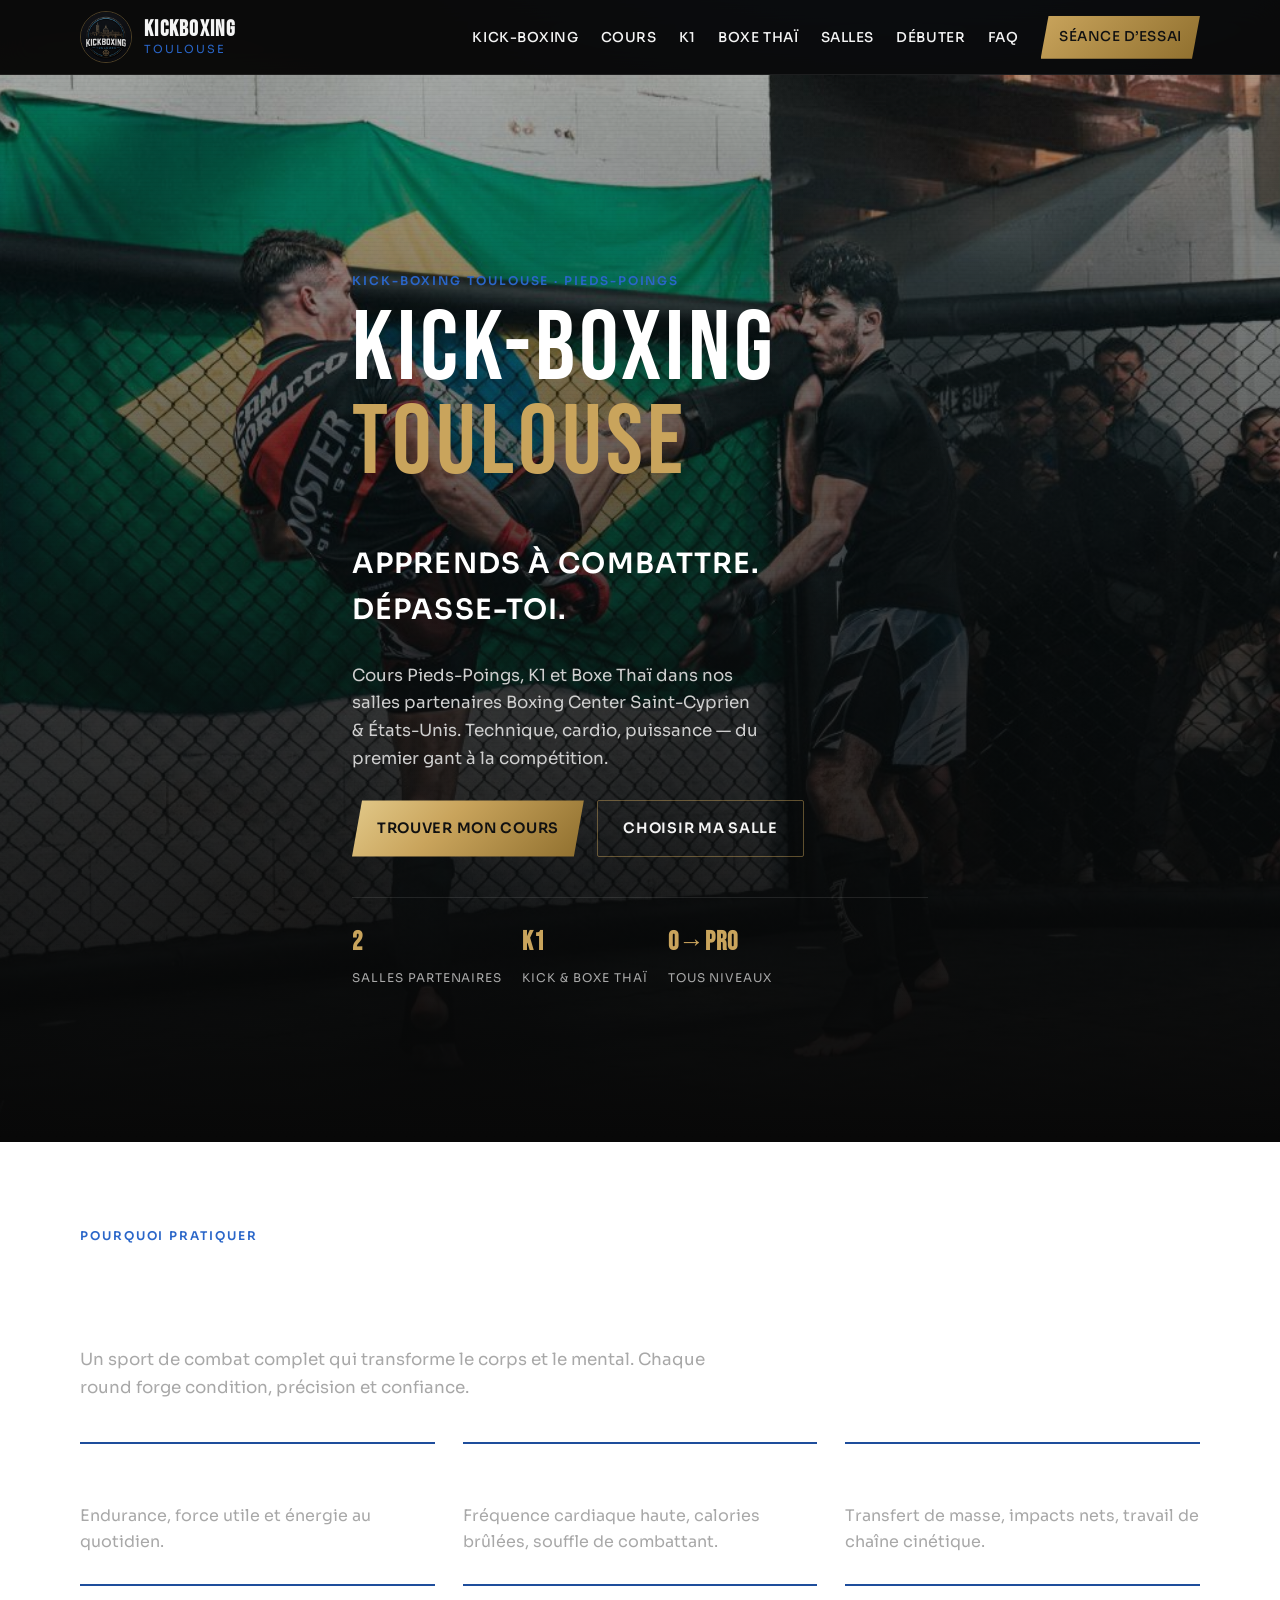
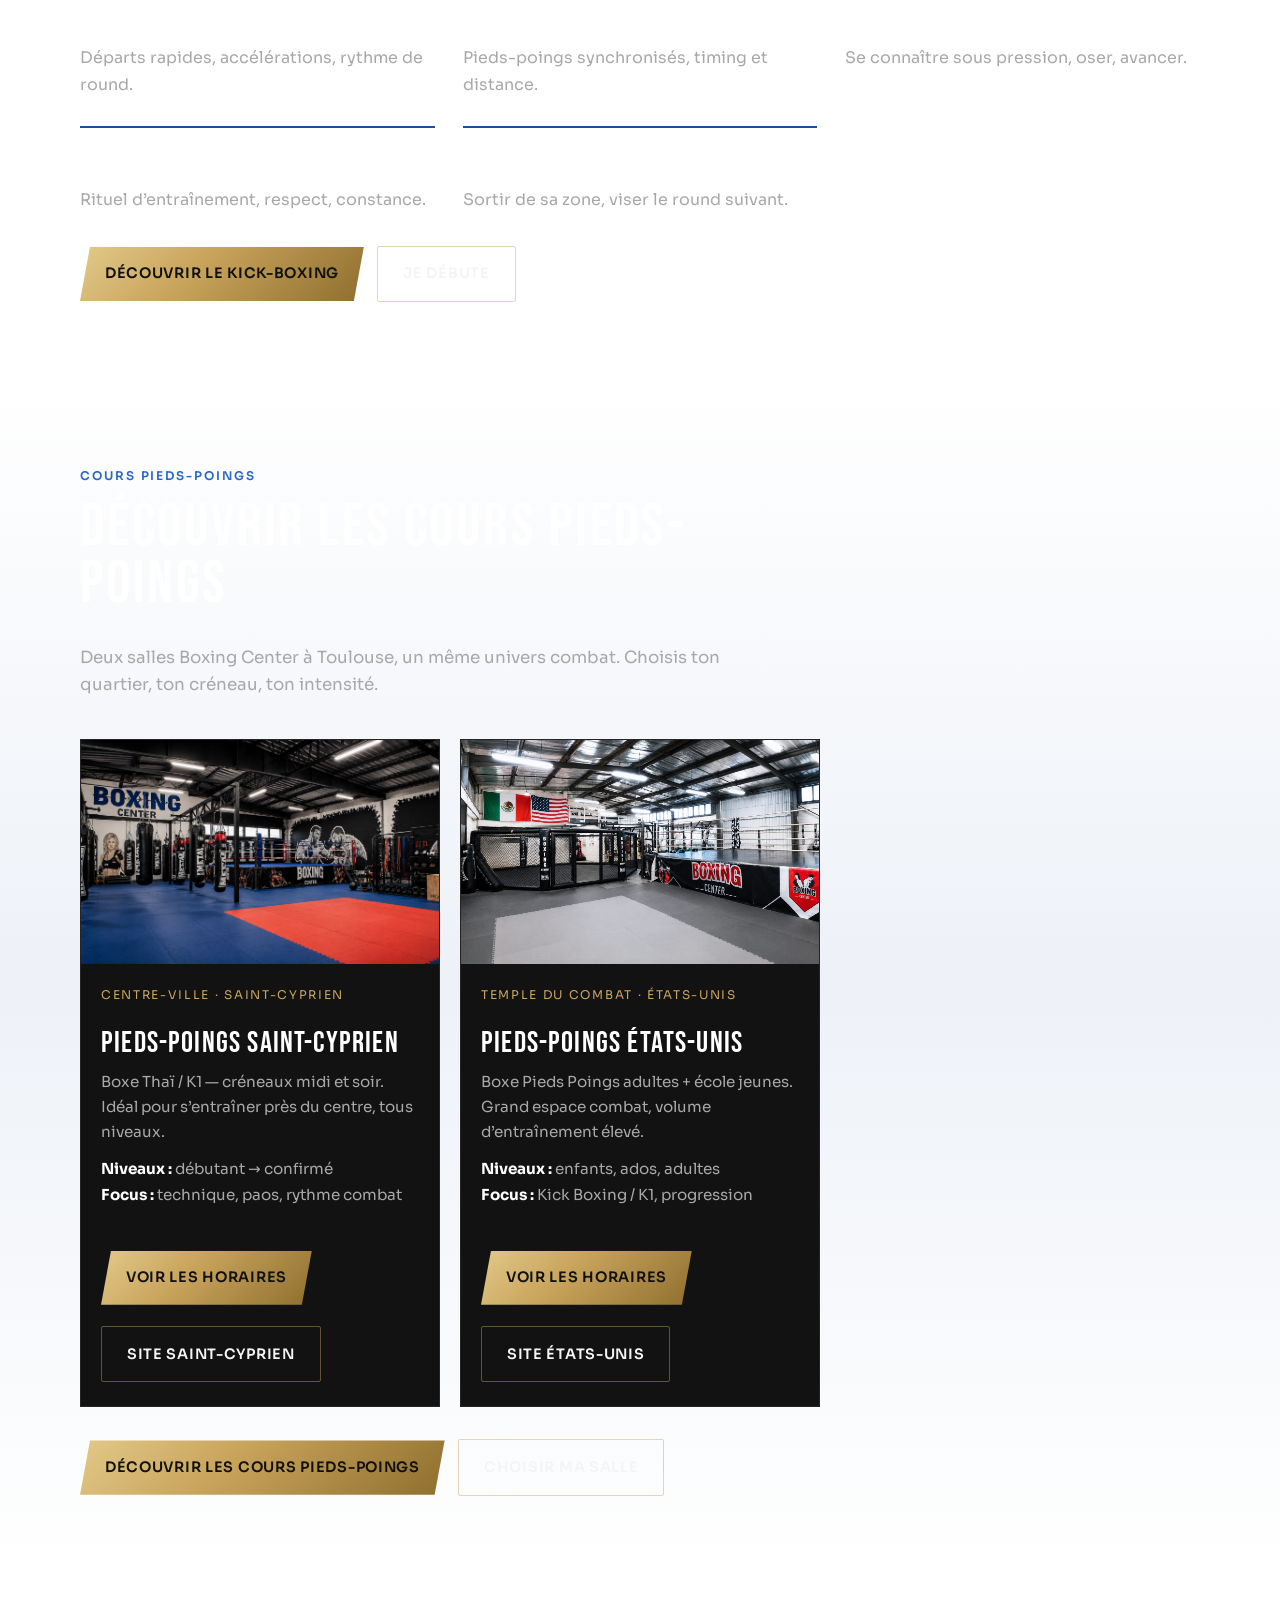
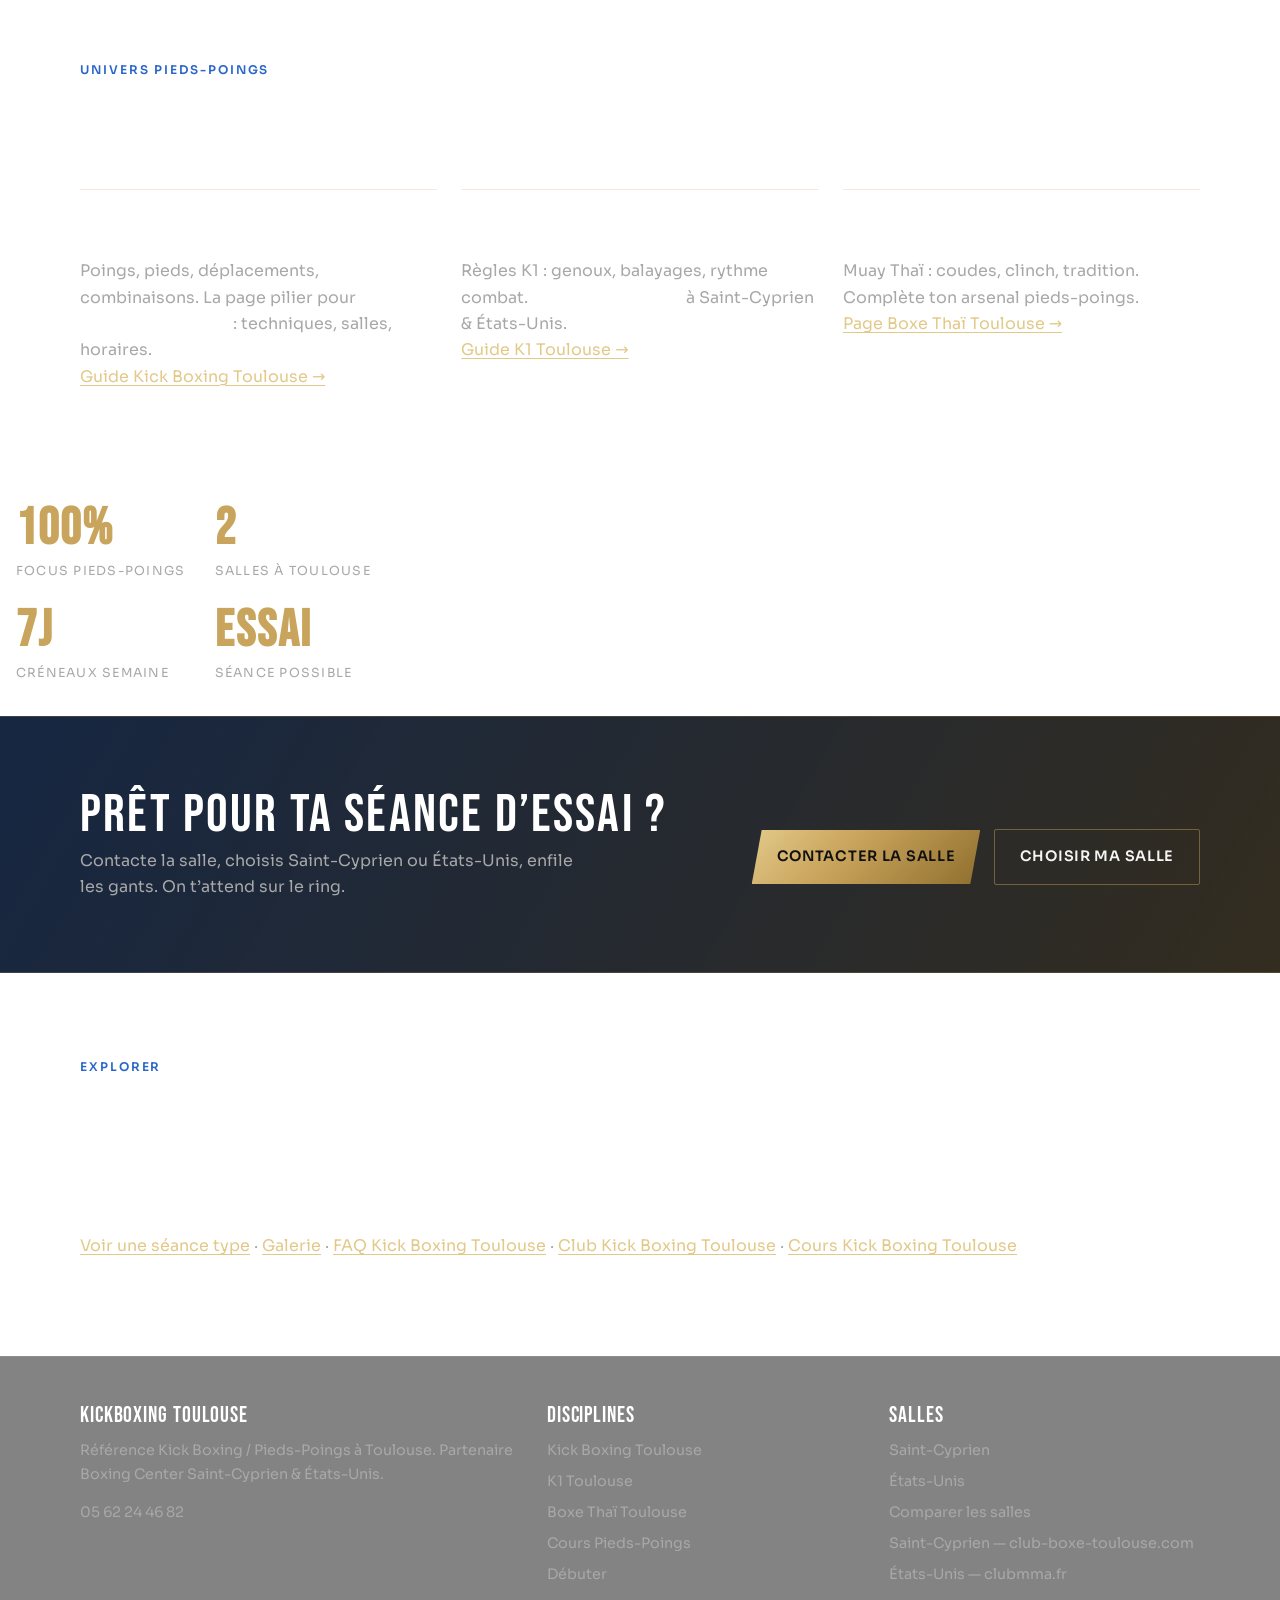
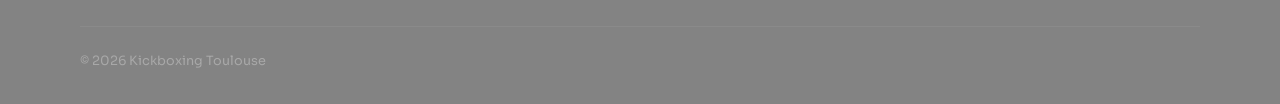
<file: index.html>
<!DOCTYPE html>
<html lang="fr">
<head>
  <meta charset="UTF-8">
  <meta name="viewport" content="width=device-width, initial-scale=1">
  <title>Kick Boxing Toulouse &amp; K1 Toulouse | Club Pieds-Poings</title>
  <meta name="description" content="Kick Boxing Toulouse et K1 Toulouse : cours pieds-poings chez Boxing Center Saint-Cyprien &amp; États-Unis. Horaires 2026–2027, séance d’essai, débutants bienvenus.">
  <meta name="robots" content="index, follow, max-image-preview:large">
  <link rel="canonical" href="https://kickboxing-toulouse.fr/">
  <meta property="og:locale" content="fr_FR">
  <meta property="og:type" content="website">
  <meta property="og:site_name" content="Kickboxing Toulouse">
  <meta property="og:title" content="Kick Boxing Toulouse | Club &amp; Cours Pieds-Poings">
  <meta property="og:description" content="Apprends à combattre. Dépasse-toi. Cours Kick Boxing, K1 et Boxe Thaï à Toulouse — Saint-Cyprien &amp; États-Unis.">
  <meta property="og:url" content="https://kickboxing-toulouse.fr/">
  <meta property="og:image" content="https://kickboxing-toulouse.fr/assets/photos/entrainement/combat.webp">
  <meta name="twitter:card" content="summary_large_image">
  <meta name="geo.region" content="FR-31">
  <meta name="geo.placename" content="Toulouse">
  <link rel="icon" href="assets/logo.jpeg" type="image/jpeg">
  <link rel="preconnect" href="https://fonts.googleapis.com">
  <link rel="preconnect" href="https://fonts.gstatic.com" crossorigin>
  <link href="https://fonts.googleapis.com/css2?family=Bebas+Neue&family=Sora:wght@400;500;600;700&display=swap" rel="stylesheet">
  <link rel="stylesheet" href="css/styles.css">
  <script type="application/ld+json">
  {
    "@context": "https://schema.org",
    "@graph": [
      {
        "@type": "SportsActivityLocation",
        "@id": "https://kickboxing-toulouse.fr/#club",
        "name": "Kickboxing Toulouse",
        "alternateName": ["Club Kick Boxing Toulouse", "Kick Boxing Toulouse", "Cours Kick Boxing Toulouse", "K1 Toulouse"],
        "url": "https://kickboxing-toulouse.fr/",
        "logo": "https://kickboxing-toulouse.fr/assets/logo.jpeg",
        "image": "https://kickboxing-toulouse.fr/assets/photos/entrainement/combat.webp",
        "description": "Référence Kick Boxing Toulouse et K1 Toulouse. Cours pieds-poings chez Boxing Center Saint-Cyprien et États-Unis.",
        "telephone": "+33562244682",
        "sport": ["Kickboxing", "K1", "Muay Thai"],
        "knowsAbout": ["Kick Boxing Toulouse", "K1 Toulouse", "Boxe Pieds Poings Toulouse", "Boxe Thaï Toulouse"],
        "areaServed": { "@type": "City", "name": "Toulouse" },
        "address": {
          "@type": "PostalAddress",
          "addressLocality": "Toulouse",
          "addressRegion": "Occitanie",
          "addressCountry": "FR"
        }
      },
      {
        "@type": "WebSite",
        "@id": "https://kickboxing-toulouse.fr/#website",
        "url": "https://kickboxing-toulouse.fr/",
        "name": "Kickboxing Toulouse",
        "inLanguage": "fr-FR",
        "publisher": { "@id": "https://kickboxing-toulouse.fr/#club" }
      }
    ]
  }
  </script>
</head>
<body>
  <a class="skip-link" href="#contenu">Aller au contenu</a>
  <header class="site-header">
    <div class="container nav">
      <a class="brand" href="index.html">
        <img src="assets/logo.jpeg" width="52" height="52" alt="Logo Kickboxing Toulouse">
        <span class="brand-text"><strong>KICKBOXING</strong><span>Toulouse</span></span>
      </a>
      <button class="nav-toggle" type="button" aria-label="Ouvrir le menu" aria-expanded="false" aria-controls="menu">
        <span></span><span></span><span></span>
      </button>
      <ul class="nav-links" id="menu">
        <li><a href="kick-boxing-toulouse.html">Kick-Boxing</a></li>
        <li><a href="cours-pieds-poings.html">Cours</a></li>
        <li><a href="k1-toulouse.html">K1</a></li>
        <li><a href="boxe-thai-toulouse.html">Boxe Thaï</a></li>
        <li><a href="nos-salles.html">Salles</a></li>
        <li><a href="debuter-kick-boxing.html">Débuter</a></li>
        <li><a href="faq.html">FAQ</a></li>
        <li><a href="#trouver-cours" class="nav-cta">Séance d’essai</a></li>
      </ul>
    </div>
  </header>

  <main id="contenu">
    <section class="hero" aria-label="Kick-Boxing Toulouse">
      <div class="hero-media hero-media--photo" style="background-image:linear-gradient(180deg,rgba(8,8,8,.3) 0%,rgba(8,8,8,.78) 55%,#080808 100%),url('assets/photos/hero/hero-boxe.jpg');" role="img" aria-label="Kick Boxing Toulouse — entraînement pieds-poings"></div>
      <div class="container hero-content">
        <p class="hero-kicker eyebrow">Kick-Boxing Toulouse · Pieds-Poings</p>
        <h1>KICK-BOXING<br><em>TOULOUSE</em></h1>
        <p class="hero-lead" style="font-size:clamp(1.2rem,3vw,1.75rem);color:#fff;font-weight:600;letter-spacing:.04em;text-transform:uppercase;">Apprends à combattre.<br>Dépasse-toi.</p>
        <p class="hero-lead">Cours Pieds-Poings, K1 et Boxe Thaï dans nos salles partenaires Boxing Center Saint-Cyprien &amp; États-Unis. Technique, cardio, puissance — du premier gant à la compétition.</p>
        <div class="hero-actions">
          <a class="btn btn-primary" href="#trouver-cours">Trouver mon cours</a>
          <a class="btn btn-ghost" href="nos-salles.html">Choisir ma salle</a>
        </div>
        <div class="hero-meta">
          <div><strong>2</strong><span>Salles partenaires</span></div>
          <div><strong>K1</strong><span>Kick &amp; Boxe Thaï</span></div>
          <div><strong>0→Pro</strong><span>Tous niveaux</span></div>
        </div>
      </div>
    </section>

    <section id="pourquoi">
      <div class="container">
        <div class="section-head reveal">
          <span class="eyebrow">Pourquoi pratiquer</span>
          <h2>Pourquoi le Kick-Boxing&nbsp;?</h2>
          <p>Un sport de combat complet qui transforme le corps et le mental. Chaque round forge condition, précision et confiance.</p>
        </div>
        <div class="benefit-grid">
          <article class="benefit-item reveal"><h3>Condition physique</h3><p>Endurance, force utile et énergie au quotidien.</p></article>
          <article class="benefit-item reveal"><h3>Cardio</h3><p>Fréquence cardiaque haute, calories brûlées, souffle de combattant.</p></article>
          <article class="benefit-item reveal"><h3>Puissance</h3><p>Transfert de masse, impacts nets, travail de chaîne cinétique.</p></article>
          <article class="benefit-item reveal"><h3>Explosivité</h3><p>Départs rapides, accélérations, rythme de round.</p></article>
          <article class="benefit-item reveal"><h3>Coordination</h3><p>Pieds-poings synchronisés, timing et distance.</p></article>
          <article class="benefit-item reveal"><h3>Confiance</h3><p>Se connaître sous pression, oser, avancer.</p></article>
          <article class="benefit-item reveal"><h3>Discipline</h3><p>Rituel d’entraînement, respect, constance.</p></article>
          <article class="benefit-item reveal"><h3>Dépassement</h3><p>Sortir de sa zone, viser le round suivant.</p></article>
        </div>
        <div class="cta-row reveal" style="margin-top:2rem;">
          <a class="btn btn-primary" href="kick-boxing-toulouse.html">Découvrir le Kick-Boxing</a>
          <a class="btn btn-ghost" href="debuter-kick-boxing.html">Je débute</a>
        </div>
      </div>
    </section>

    <section id="trouver-cours" class="disciplines">
      <div class="container">
        <div class="section-head reveal">
          <span class="eyebrow">Cours Pieds-Poings</span>
          <h2>Découvrir les cours Pieds-Poings</h2>
          <p>Deux salles Boxing Center à Toulouse, un même univers combat. Choisis ton quartier, ton créneau, ton intensité.</p>
        </div>
        <div class="course-cards">
          <article class="course-card reveal">
            <img src="assets/photos/salles/saint-cyprien-hero.webp" width="800" height="500" loading="lazy" alt="Cours Kick Boxing et Boxe Thaï K1 Boxing Center Saint-Cyprien Toulouse">
            <div class="course-card-body">
              <span class="salle-tag">Centre-ville · Saint-Cyprien</span>
              <h3>Pieds-Poings Saint-Cyprien</h3>
              <p>Boxe Thaï / K1 — créneaux midi et soir. Idéal pour s’entraîner près du centre, tous niveaux.</p>
              <p><strong style="color:#fff">Niveaux&nbsp;:</strong> débutant → confirmé<br>
              <strong style="color:#fff">Focus&nbsp;:</strong> technique, paos, rythme combat</p>
              <div class="cta-row">
                <a class="btn btn-primary" href="salles/saint-cyprien.html">Voir les horaires</a>
                <a class="btn btn-ghost" href="https://club-boxe-toulouse.com/" rel="noopener" target="_blank">Site Saint-Cyprien</a>
              </div>
            </div>
          </article>
          <article class="course-card reveal">
            <img src="assets/photos/salles/etats-unis-hero.jpg" width="800" height="500" loading="lazy" alt="Cours Boxe Pieds Poings Kick Boxing Boxing Center États-Unis Toulouse">
            <div class="course-card-body">
              <span class="salle-tag">Temple du combat · États-Unis</span>
              <h3>Pieds-Poings États-Unis</h3>
              <p>Boxe Pieds Poings adultes + école jeunes. Grand espace combat, volume d’entraînement élevé.</p>
              <p><strong style="color:#fff">Niveaux&nbsp;:</strong> enfants, ados, adultes<br>
              <strong style="color:#fff">Focus&nbsp;:</strong> Kick Boxing / K1, progression</p>
              <div class="cta-row">
                <a class="btn btn-primary" href="salles/etats-unis.html">Voir les horaires</a>
                <a class="btn btn-ghost" href="https://clubmma.fr/" rel="noopener" target="_blank">Site États-Unis</a>
              </div>
            </div>
          </article>
        </div>
        <div class="cta-row reveal" style="margin-top:2rem;">
          <a class="btn btn-primary" href="cours-pieds-poings.html">Découvrir les cours Pieds-Poings</a>
          <a class="btn btn-ghost" href="nos-salles.html">Choisir ma salle</a>
        </div>
      </div>
    </section>

    <section>
      <div class="container">
        <div class="section-head reveal">
          <span class="eyebrow">Univers pieds-poings</span>
          <h2>Kick-Boxing · K1 · Boxe Thaï</h2>
        </div>
        <div class="discipline-grid">
          <article class="discipline reveal">
            <h3>Kick Boxing Toulouse</h3>
            <p>Poings, pieds, déplacements, combinaisons. La page pilier pour <strong style="color:#fff">Kick Boxing à Toulouse</strong>&nbsp;: techniques, salles, horaires.</p>
            <p><a href="kick-boxing-toulouse.html">Guide Kick Boxing Toulouse →</a></p>
          </article>
          <article class="discipline reveal">
            <h3>K1 Toulouse</h3>
            <p>Règles K1&nbsp;: genoux, balayages, rythme combat. <strong style="color:#fff">Cours K1 Toulouse</strong> à Saint-Cyprien &amp; États-Unis.</p>
            <p><a href="k1-toulouse.html">Guide K1 Toulouse →</a></p>
          </article>
          <article class="discipline reveal">
            <h3>Boxe Thaï</h3>
            <p>Muay Thaï&nbsp;: coudes, clinch, tradition. Complète ton arsenal pieds-poings.</p>
            <p><a href="boxe-thai-toulouse.html">Page Boxe Thaï Toulouse →</a></p>
          </article>
        </div>
      </div>
    </section>

    <div class="stat-strip">
      <div class="container" style="display:grid;grid-template-columns:repeat(auto-fit,minmax(140px,1fr));gap:1.5rem;text-align:center;">
        <div class="stat reveal"><strong>100%</strong><span>Focus pieds-poings</span></div>
        <div class="stat reveal"><strong>2</strong><span>Salles à Toulouse</span></div>
        <div class="stat reveal"><strong>7j</strong><span>Créneaux semaine</span></div>
        <div class="stat reveal"><strong>Essai</strong><span>Séance possible</span></div>
      </div>
    </div>

    <section class="cta-band" id="essai">
      <div class="container reveal">
        <div>
          <h2>Prêt pour ta séance d’essai&nbsp;?</h2>
          <p>Contacte la salle, choisis Saint-Cyprien ou États-Unis, enfile les gants. On t’attend sur le ring.</p>
        </div>
        <div class="cta-row">
          <a class="btn btn-primary" href="tel:+33562244682">Contacter la salle</a>
          <a class="btn btn-ghost" href="nos-salles.html">Choisir ma salle</a>
        </div>
      </div>
    </section>

    <section>
      <div class="container" style="display:grid;gap:1rem;">
        <div class="section-head reveal">
          <span class="eyebrow">Explorer</span>
          <h2>Continuer ton parcours</h2>
        </div>
        <p class="reveal"><a href="entrainement.html">Voir une séance type</a> · <a href="galerie.html">Galerie</a> · <a href="faq.html">FAQ Kick Boxing Toulouse</a> · <a href="club-kick-boxing-toulouse.html">Club Kick Boxing Toulouse</a> · <a href="cours-kick-boxing-toulouse.html">Cours Kick Boxing Toulouse</a></p>
      </div>
    </section>
  </main>

  <footer class="site-footer">
    <div class="container">
      <div class="footer-grid">
        <div>
          <h3>Kickboxing Toulouse</h3>
          <p>Référence Kick Boxing / Pieds-Poings à Toulouse. Partenaire Boxing Center Saint-Cyprien &amp; États-Unis.</p>
          <p><a href="tel:+33562244682">05 62 24 46 82</a></p>
        </div>
        <div>
          <h3>Disciplines</h3>
          <ul>
            <li><a href="kick-boxing-toulouse.html">Kick Boxing Toulouse</a></li>
            <li><a href="k1-toulouse.html">K1 Toulouse</a></li>
            <li><a href="boxe-thai-toulouse.html">Boxe Thaï Toulouse</a></li>
            <li><a href="cours-pieds-poings.html">Cours Pieds-Poings</a></li>
            <li><a href="debuter-kick-boxing.html">Débuter</a></li>
          </ul>
        </div>
        <div>
          <h3>Salles</h3>
          <ul>
            <li><a href="salles/saint-cyprien.html">Saint-Cyprien</a></li>
            <li><a href="salles/etats-unis.html">États-Unis</a></li>
            <li><a href="nos-salles.html">Comparer les salles</a></li>
            <li><a href="https://club-boxe-toulouse.com/" rel="noopener" target="_blank">Saint-Cyprien — club-boxe-toulouse.com</a></li>
            <li><a href="https://clubmma.fr/" rel="noopener" target="_blank">États-Unis — clubmma.fr</a></li>
          </ul>
        </div>
      </div>
      <div class="footer-bottom">
        <span>© <span data-year>2026</span> Kickboxing Toulouse</span>
</div>
    </div>
  </footer>
  <script src="js/main.js"></script>
</body>
</html>
</file>
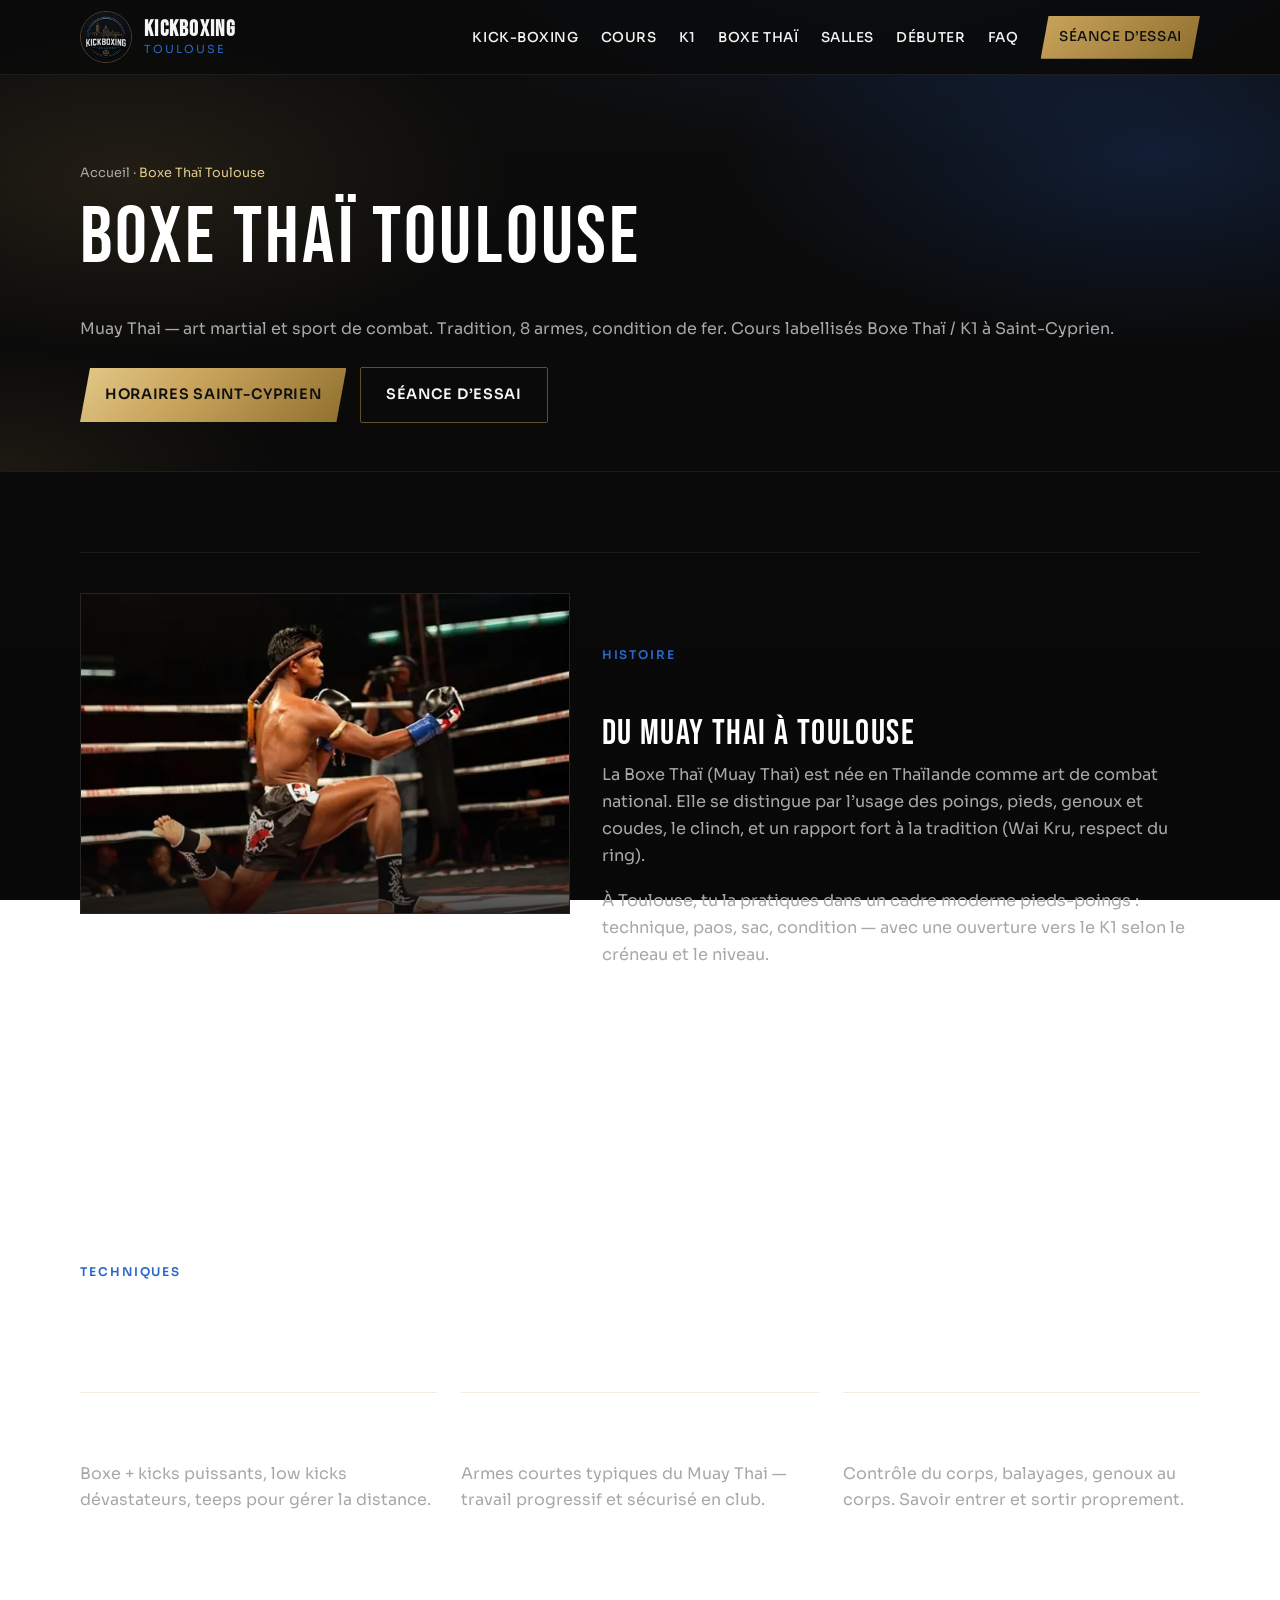
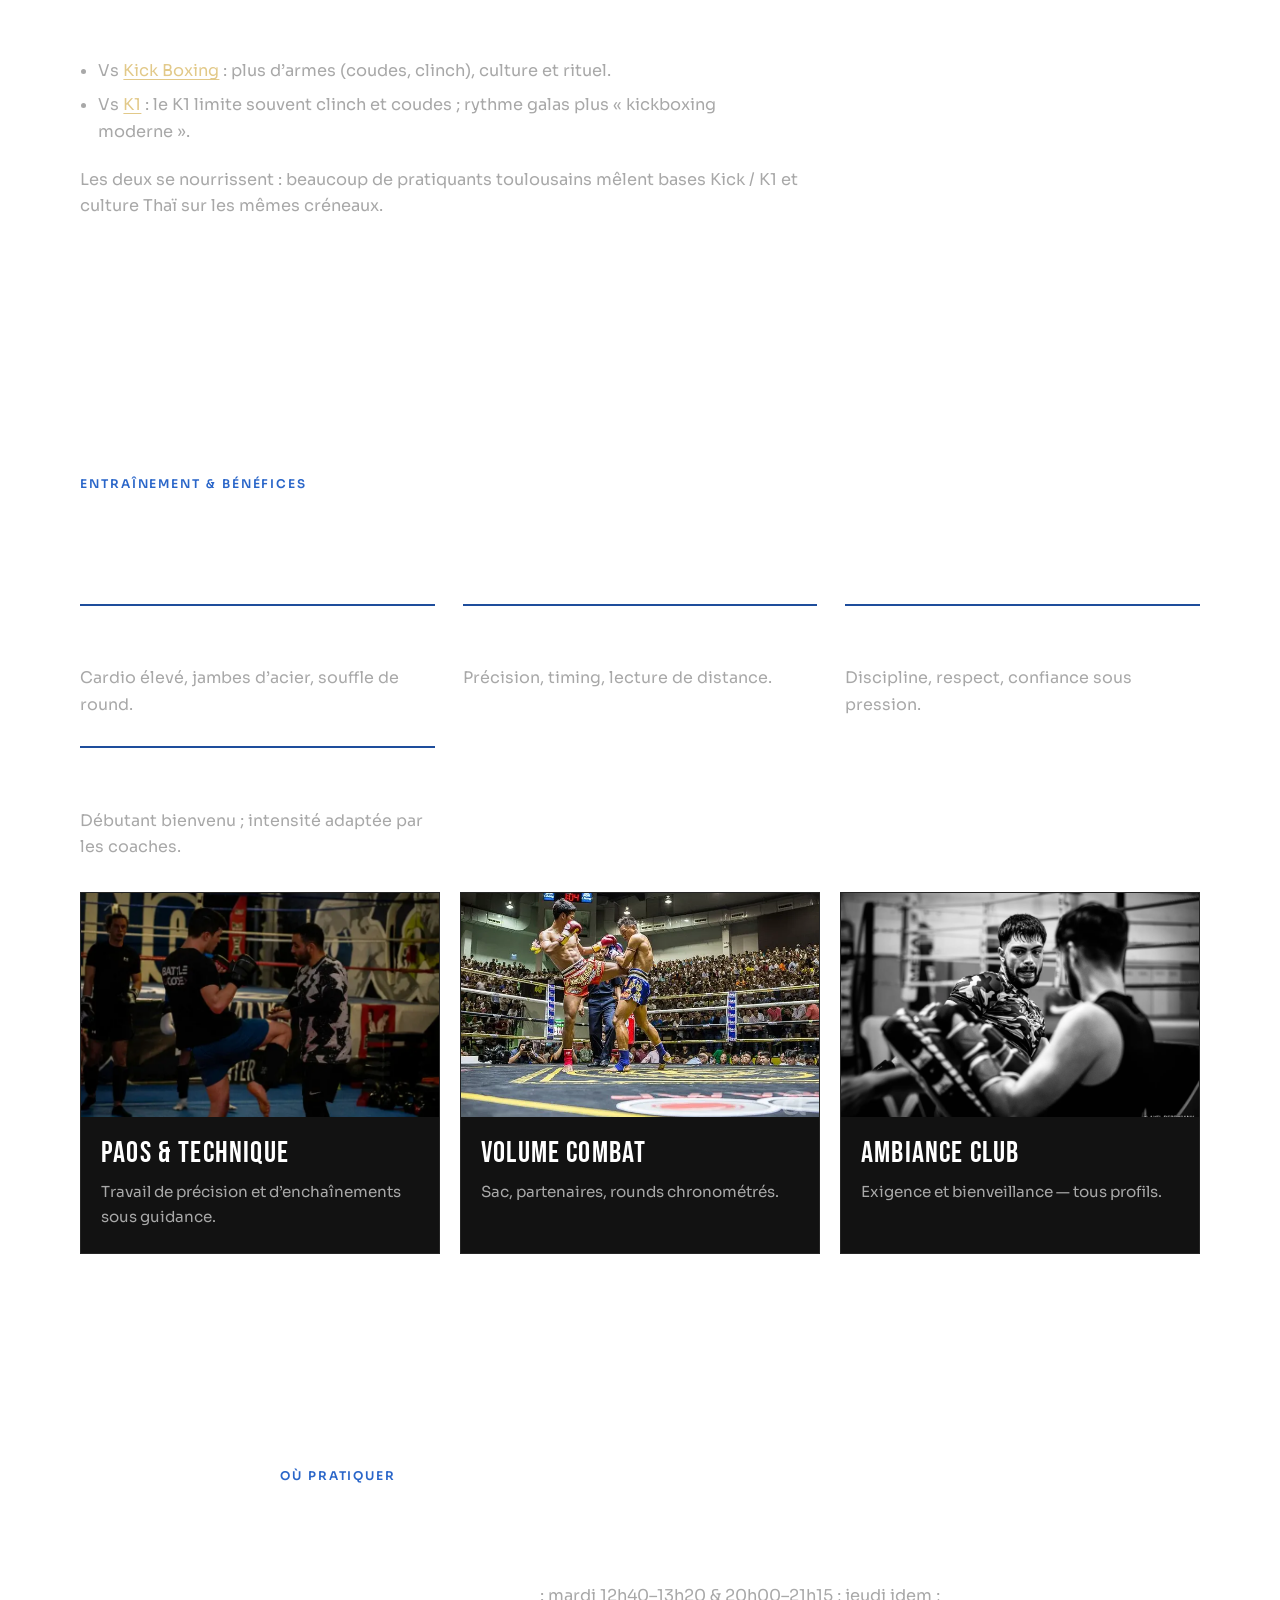
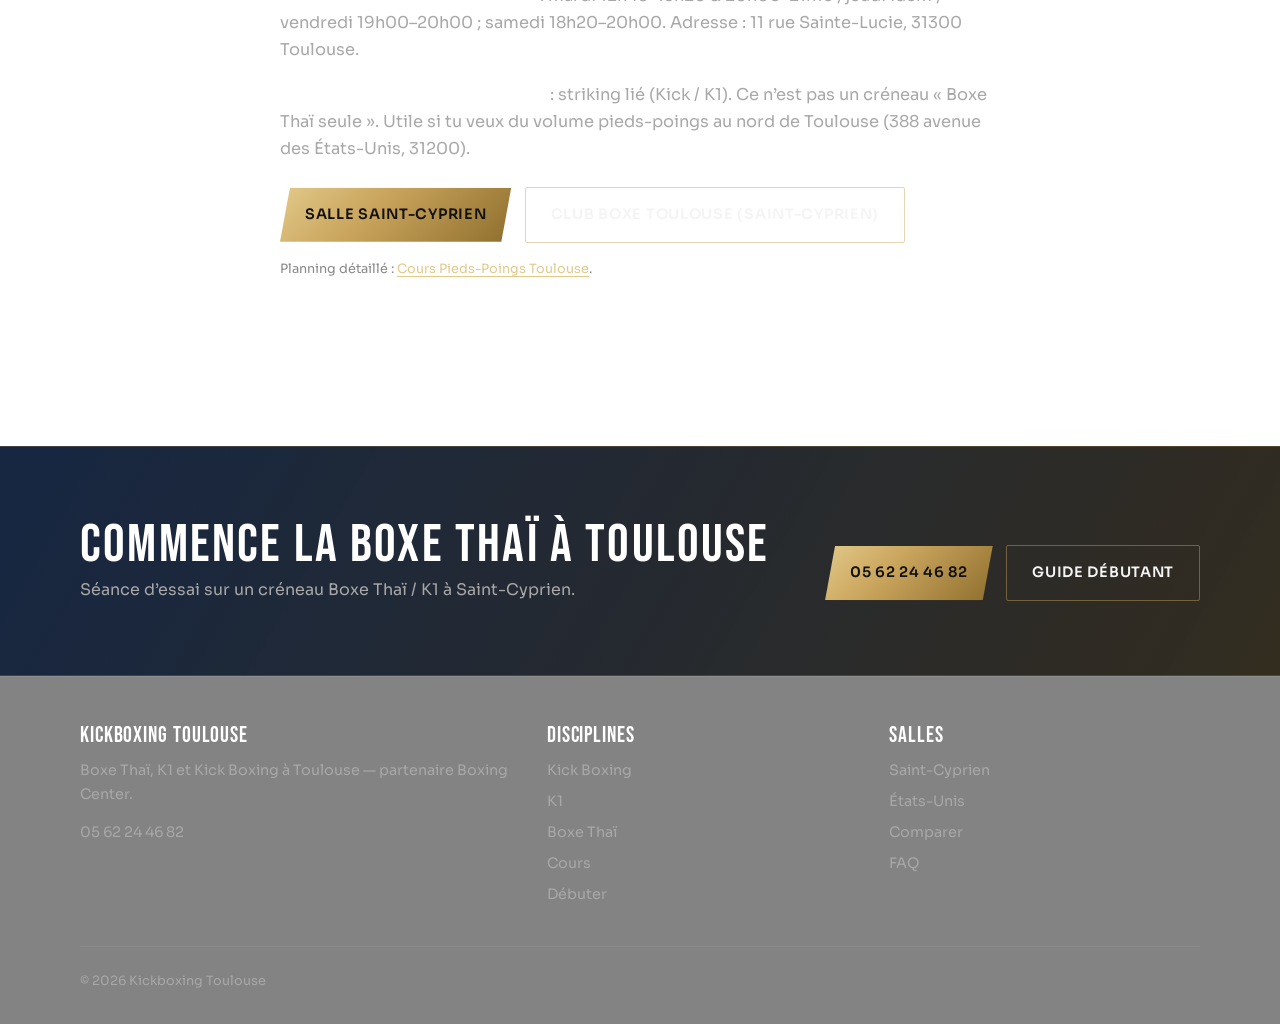
<file: boxe-thai-toulouse.html>
<!DOCTYPE html>
<html lang="fr">
<head>
  <meta charset="UTF-8">
  <meta name="viewport" content="width=device-width, initial-scale=1">
  <title>Boxe Thaï Toulouse | Muay Thai &amp; Cours K1</title>
  <meta name="description" content="Boxe Thaï Toulouse : histoire, techniques, bénéfices. Cours Boxe Thaï/K1 à Saint-Cyprien ; striking lié à États-Unis. Séance d’essai.">
  <meta name="robots" content="index, follow, max-image-preview:large">
  <link rel="canonical" href="https://kickboxing-toulouse.fr/boxe-thai-toulouse.html">
  <meta property="og:locale" content="fr_FR">
  <meta property="og:type" content="article">
  <meta property="og:site_name" content="Kickboxing Toulouse">
  <meta property="og:title" content="Boxe Thaï Toulouse | Muay Thai &amp; Cours K1">
  <meta property="og:description" content="Muay Thai à Toulouse : tradition, 8 armes, entraînement et créneaux réels Boxing Center.">
  <meta property="og:url" content="https://kickboxing-toulouse.fr/boxe-thai-toulouse.html">
  <meta property="og:image" content="https://kickboxing-toulouse.fr/assets/photos/entrainement/danse-wai-kru.webp">
  <meta name="twitter:card" content="summary_large_image">
  <link rel="icon" href="assets/logo.jpeg" type="image/jpeg">
  <link rel="preconnect" href="https://fonts.googleapis.com">
  <link rel="preconnect" href="https://fonts.gstatic.com" crossorigin>
  <link href="https://fonts.googleapis.com/css2?family=Bebas+Neue&family=Sora:wght@400;500;600;700&display=swap" rel="stylesheet">
  <link rel="stylesheet" href="css/styles.css">
  <script type="application/ld+json">
  {
    "@context": "https://schema.org",
    "@graph": [
      {
        "@type": "Article",
        "headline": "Boxe Thaï Toulouse — Muay Thai guide",
        "description": "Histoire, techniques et cours de Boxe Thaï / Muay Thai à Toulouse.",
        "image": "https://kickboxing-toulouse.fr/assets/photos/entrainement/danse-wai-kru.webp",
        "mainEntityOfPage": "https://kickboxing-toulouse.fr/boxe-thai-toulouse.html",
        "inLanguage": "fr-FR",
        "publisher": {
          "@type": "Organization",
          "name": "Kickboxing Toulouse",
          "logo": { "@type": "ImageObject", "url": "https://kickboxing-toulouse.fr/assets/logo.jpeg" }
        }
      },
      {
        "@type": "BreadcrumbList",
        "itemListElement": [
          { "@type": "ListItem", "position": 1, "name": "Accueil", "item": "https://kickboxing-toulouse.fr/" },
          { "@type": "ListItem", "position": 2, "name": "Boxe Thaï Toulouse", "item": "https://kickboxing-toulouse.fr/boxe-thai-toulouse.html" }
        ]
      }
    ]
  }
  </script>
</head>
<body>
  <a class="skip-link" href="#contenu">Aller au contenu</a>
  <header class="site-header">
    <div class="container nav">
      <a class="brand" href="index.html">
        <img src="assets/logo.jpeg" width="52" height="52" alt="Logo Kickboxing Toulouse">
        <span class="brand-text"><strong>KICKBOXING</strong><span>Toulouse</span></span>
      </a>
      <button class="nav-toggle" type="button" aria-label="Ouvrir le menu" aria-expanded="false" aria-controls="menu">
        <span></span><span></span><span></span>
      </button>
      <ul class="nav-links" id="menu">
        <li><a href="kick-boxing-toulouse.html">Kick-Boxing</a></li>
        <li><a href="cours-pieds-poings.html">Cours</a></li>
        <li><a href="k1-toulouse.html">K1</a></li>
        <li><a href="boxe-thai-toulouse.html" aria-current="page">Boxe Thaï</a></li>
        <li><a href="nos-salles.html">Salles</a></li>
        <li><a href="debuter-kick-boxing.html">Débuter</a></li>
        <li><a href="faq.html">FAQ</a></li>
        <li><a href="tel:+33562244682" class="nav-cta">Séance d’essai</a></li>
      </ul>
    </div>
  </header>

  <main id="contenu">
    <div class="page-hero">
      <div class="container">
        <nav class="breadcrumbs" aria-label="Fil d'Ariane">
          <a href="index.html">Accueil</a> · <span aria-current="page">Boxe Thaï Toulouse</span>
        </nav>
        <h1>Boxe Thaï Toulouse</h1>
        <p>Muay Thai — art martial et sport de combat. Tradition, 8 armes, condition de fer. Cours labellisés Boxe Thaï / K1 à Saint-Cyprien.</p>
        <div class="cta-row" style="margin-top:1.5rem;">
          <a class="btn btn-primary" href="cours-pieds-poings.html#saint-cyprien">Horaires Saint-Cyprien</a>
          <a class="btn btn-ghost" href="nos-salles.html">Séance d’essai</a>
        </div>
      </div>
    </div>

    <section>
      <div class="container">
        <div class="salle-split reveal">
          <div class="salle-media">
            <img src="assets/photos/entrainement/danse-wai-kru.webp" width="800" height="500" loading="lazy" alt="Wai Kru — tradition Boxe Thaï Toulouse">
          </div>
          <div class="content-block">
            <span class="eyebrow">Histoire</span>
            <h2>Du Muay Thai à Toulouse</h2>
            <p>La Boxe Thaï (Muay Thai) est née en Thaïlande comme art de combat national. Elle se distingue par l’usage des poings, pieds, genoux et coudes, le clinch, et un rapport fort à la tradition (Wai Kru, respect du ring).</p>
            <p>À Toulouse, tu la pratiques dans un cadre moderne pieds-poings&nbsp;: technique, paos, sac, condition — avec une ouverture vers le K1 selon le créneau et le niveau.</p>
          </div>
        </div>
      </div>
    </section>

    <section>
      <div class="container">
        <div class="section-head reveal">
          <span class="eyebrow">Techniques</span>
          <h2>Les 8 armes &amp; le clinch</h2>
        </div>
        <div class="discipline-grid">
          <article class="discipline reveal"><h3>Poings &amp; pieds</h3><p>Boxe + kicks puissants, low kicks dévastateurs, teeps pour gérer la distance.</p></article>
          <article class="discipline reveal"><h3>Genoux &amp; coudes</h3><p>Armes courtes typiques du Muay Thai — travail progressif et sécurisé en club.</p></article>
          <article class="discipline reveal"><h3>Clinch</h3><p>Contrôle du corps, balayages, genoux au corps. Savoir entrer et sortir proprement.</p></article>
        </div>
        <div class="content-block reveal" style="margin-top:2rem;">
          <h3>Boxe Thaï vs Kick Boxing vs K1</h3>
          <ul>
            <li>Vs <a href="kick-boxing-toulouse.html">Kick Boxing</a>&nbsp;: plus d’armes (coudes, clinch), culture et rituel.</li>
            <li>Vs <a href="k1-toulouse.html">K1</a>&nbsp;: le K1 limite souvent clinch et coudes&nbsp;; rythme galas plus «&nbsp;kickboxing moderne&nbsp;».</li>
          </ul>
          <p>Les deux se nourrissent&nbsp;: beaucoup de pratiquants toulousains mêlent bases Kick / K1 et culture Thaï sur les mêmes créneaux.</p>
        </div>
      </div>
    </section>

    <section>
      <div class="container">
        <div class="section-head reveal">
          <span class="eyebrow">Entraînement &amp; bénéfices</span>
          <h2>Pourquoi la Boxe Thaï</h2>
        </div>
        <div class="benefit-grid">
          <article class="benefit-item reveal"><h3>Condition</h3><p>Cardio élevé, jambes d’acier, souffle de round.</p></article>
          <article class="benefit-item reveal"><h3>Technique</h3><p>Précision, timing, lecture de distance.</p></article>
          <article class="benefit-item reveal"><h3>Mental</h3><p>Discipline, respect, confiance sous pression.</p></article>
          <article class="benefit-item reveal"><h3>Niveaux</h3><p>Débutant bienvenu&nbsp;; intensité adaptée par les coaches.</p></article>
        </div>
        <div class="course-cards" style="margin-top:2rem;">
          <article class="course-card reveal">
            <img src="assets/photos/entrainement/boxe-thai-1.webp" width="600" height="400" loading="lazy" alt="Entraînement Boxe Thaï Toulouse paos">
            <div class="course-card-body"><h3>Paos &amp; technique</h3><p>Travail de précision et d’enchaînements sous guidance.</p></div>
          </article>
          <article class="course-card reveal">
            <img src="assets/photos/entrainement/boxe-thai-2.webp" width="600" height="400" loading="lazy" alt="Cours Muay Thai Toulouse">
            <div class="course-card-body"><h3>Volume combat</h3><p>Sac, partenaires, rounds chronométrés.</p></div>
          </article>
          <article class="course-card reveal">
            <img src="assets/photos/entrainement/boxe-thai-header.webp" width="600" height="400" loading="lazy" alt="Ambiance cours Boxe Thaï Toulouse">
            <div class="course-card-body"><h3>Ambiance club</h3><p>Exigence et bienveillance — tous profils.</p></div>
          </article>
        </div>
      </div>
    </section>

    <section>
      <div class="container content-block reveal">
        <span class="eyebrow">Où pratiquer</span>
        <h2>Cours réels — pas d’horaires inventés</h2>
        <p><strong>Saint-Cyprien — Boxe Thaï / K1</strong>&nbsp;: mardi 12h40–13h20 &amp; 20h00–21h15&nbsp;; jeudi idem&nbsp;; vendredi 19h00–20h00&nbsp;; samedi 18h20–20h00. Adresse&nbsp;: 11 rue Sainte-Lucie, 31300 Toulouse.</p>
        <p><strong>États-Unis — Boxe Pieds Poings</strong>&nbsp;: striking lié (Kick / K1). Ce n’est pas un créneau «&nbsp;Boxe Thaï seule&nbsp;». Utile si tu veux du volume pieds-poings au nord de Toulouse (388 avenue des États-Unis, 31200).</p>
        <div class="cta-row">
          <a class="btn btn-primary" href="salles/saint-cyprien.html">Salle Saint-Cyprien</a>
          <a class="btn btn-ghost" href="https://club-boxe-toulouse.com/" rel="noopener" target="_blank">Club Boxe Toulouse (Saint-Cyprien)</a>
        </div>
        <p class="note" style="margin-top:1rem;">Planning détaillé&nbsp;: <a href="cours-pieds-poings.html">Cours Pieds-Poings Toulouse</a>.</p>
      </div>
    </section>

    <section class="cta-band">
      <div class="container reveal">
        <div>
          <h2>Commence la Boxe Thaï à Toulouse</h2>
          <p>Séance d’essai sur un créneau Boxe Thaï / K1 à Saint-Cyprien.</p>
        </div>
        <div class="cta-row">
          <a class="btn btn-primary" href="tel:+33562244682">05 62 24 46 82</a>
          <a class="btn btn-ghost" href="debuter-kick-boxing.html">Guide débutant</a>
        </div>
      </div>
    </section>
  </main>

  <footer class="site-footer">
    <div class="container">
      <div class="footer-grid">
        <div>
          <h3>Kickboxing Toulouse</h3>
          <p>Boxe Thaï, K1 et Kick Boxing à Toulouse — partenaire Boxing Center.</p>
          <p><a href="tel:+33562244682">05 62 24 46 82</a></p>
        </div>
        <div>
          <h3>Disciplines</h3>
          <ul>
            <li><a href="kick-boxing-toulouse.html">Kick Boxing</a></li>
            <li><a href="k1-toulouse.html">K1</a></li>
            <li><a href="boxe-thai-toulouse.html">Boxe Thaï</a></li>
            <li><a href="cours-pieds-poings.html">Cours</a></li>
            <li><a href="debuter-kick-boxing.html">Débuter</a></li>
          </ul>
        </div>
        <div>
          <h3>Salles</h3>
          <ul>
            <li><a href="salles/saint-cyprien.html">Saint-Cyprien</a></li>
            <li><a href="salles/etats-unis.html">États-Unis</a></li>
            <li><a href="nos-salles.html">Comparer</a></li>
            <li><a href="faq.html">FAQ</a></li>
          </ul>
        </div>
      </div>
      <div class="footer-bottom">
        <span>© <span data-year>2026</span> Kickboxing Toulouse</span>
</div>
    </div>
  </footer>
  <script src="js/main.js"></script>
</body>
</html>
</file>
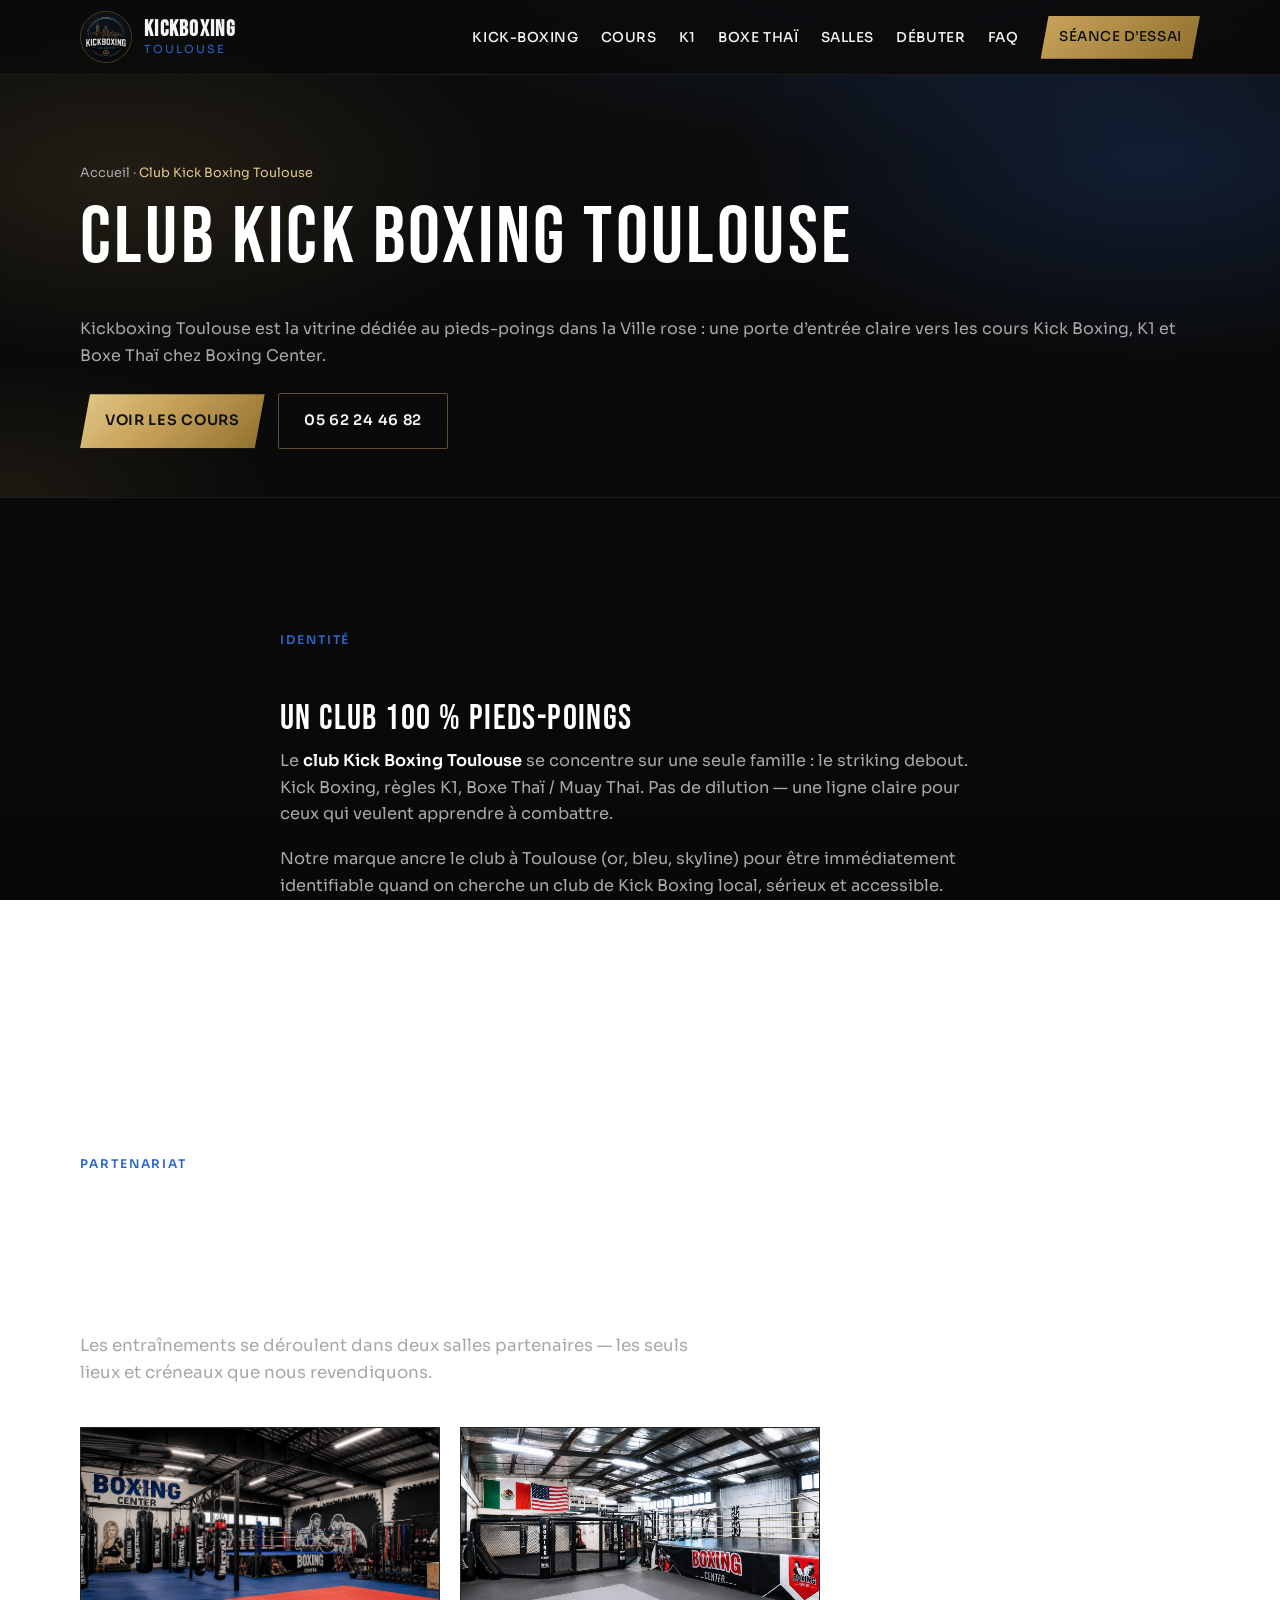
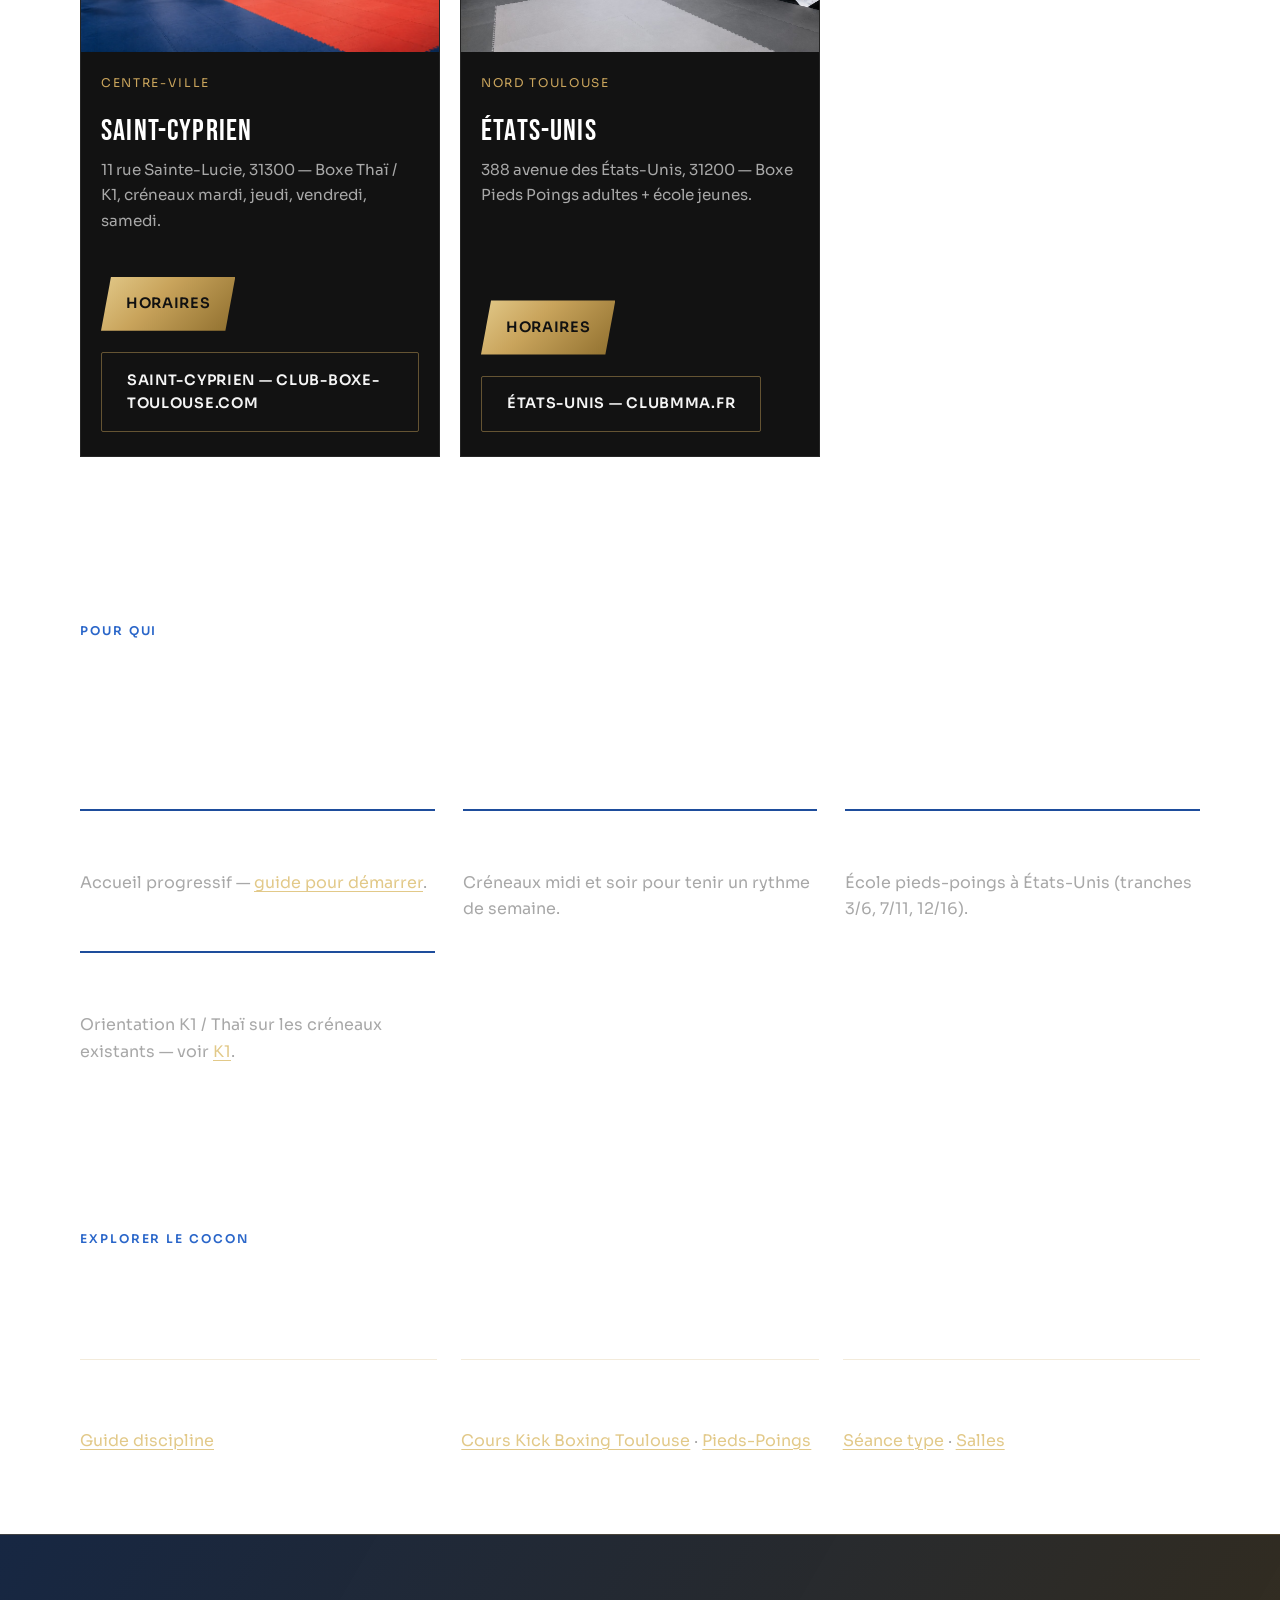
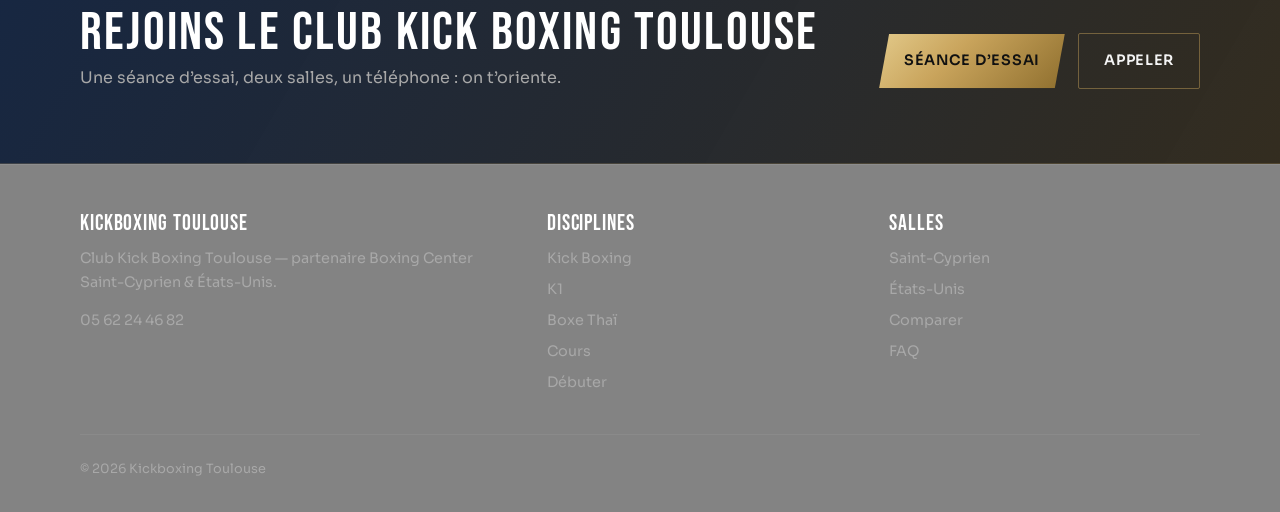
<file: club-kick-boxing-toulouse.html>
<!DOCTYPE html>
<html lang="fr">
<head>
  <meta charset="UTF-8">
  <meta name="viewport" content="width=device-width, initial-scale=1">
  <title>Club Kick Boxing Toulouse | Boxing Center Partenaire</title>
  <meta name="description" content="Club Kick Boxing Toulouse : identité pieds-poings, salles Boxing Center Saint-Cyprien &amp; États-Unis. K1, Kick Boxing, Boxe Thaï.">
  <meta name="robots" content="index, follow, max-image-preview:large">
  <link rel="canonical" href="https://kickboxing-toulouse.fr/club-kick-boxing-toulouse.html">
  <meta property="og:locale" content="fr_FR">
  <meta property="og:type" content="website">
  <meta property="og:site_name" content="Kickboxing Toulouse">
  <meta property="og:title" content="Club Kick Boxing Toulouse | Boxing Center Partenaire">
  <meta property="og:description" content="Le club Kick Boxing Toulouse : vitrine pieds-poings, partenaires Boxing Center, cours et séance d’essai.">
  <meta property="og:url" content="https://kickboxing-toulouse.fr/club-kick-boxing-toulouse.html">
  <meta property="og:image" content="https://kickboxing-toulouse.fr/assets/logo.jpeg">
  <meta name="twitter:card" content="summary_large_image">
  <link rel="icon" href="assets/logo.jpeg" type="image/jpeg">
  <link rel="preconnect" href="https://fonts.googleapis.com">
  <link rel="preconnect" href="https://fonts.gstatic.com" crossorigin>
  <link href="https://fonts.googleapis.com/css2?family=Bebas+Neue&family=Sora:wght@400;500;600;700&display=swap" rel="stylesheet">
  <link rel="stylesheet" href="css/styles.css">
  <script type="application/ld+json">
  {
    "@context": "https://schema.org",
    "@graph": [
      {
        "@type": "SportsClub",
        "name": "Club Kick Boxing Toulouse",
        "alternateName": ["Kickboxing Toulouse", "Kick Boxing Toulouse"],
        "url": "https://kickboxing-toulouse.fr/club-kick-boxing-toulouse.html",
        "logo": "https://kickboxing-toulouse.fr/assets/logo.jpeg",
        "image": "https://kickboxing-toulouse.fr/assets/logo.jpeg",
        "description": "Club Kick Boxing Toulouse spécialisé en Kick Boxing, K1 et Boxe Thaï, en partenariat avec Boxing Center Saint-Cyprien et États-Unis.",
        "sport": ["Kickboxing", "Muay Thai", "K1"],
        "telephone": "+33562244682",
        "address": {
          "@type": "PostalAddress",
          "addressLocality": "Toulouse",
          "addressRegion": "Occitanie",
          "addressCountry": "FR"
        },
        "memberOf": [
          {
            "@type": "Organization",
            "name": "Club Boxe Toulouse Saint-Cyprien",
            "url": "https://club-boxe-toulouse.com/"
          },
          {
            "@type": "Organization",
            "name": "Club MMA Toulouse États-Unis",
            "url": "https://clubmma.fr/"
          }
        ]
      },
      {
        "@type": "BreadcrumbList",
        "itemListElement": [
          { "@type": "ListItem", "position": 1, "name": "Accueil", "item": "https://kickboxing-toulouse.fr/" },
          { "@type": "ListItem", "position": 2, "name": "Club Kick Boxing Toulouse", "item": "https://kickboxing-toulouse.fr/club-kick-boxing-toulouse.html" }
        ]
      }
    ]
  }
  </script>
</head>
<body>
  <a class="skip-link" href="#contenu">Aller au contenu</a>
  <header class="site-header">
    <div class="container nav">
      <a class="brand" href="index.html">
        <img src="assets/logo.jpeg" width="52" height="52" alt="Logo Kickboxing Toulouse">
        <span class="brand-text"><strong>KICKBOXING</strong><span>Toulouse</span></span>
      </a>
      <button class="nav-toggle" type="button" aria-label="Ouvrir le menu" aria-expanded="false" aria-controls="menu">
        <span></span><span></span><span></span>
      </button>
      <ul class="nav-links" id="menu">
        <li><a href="kick-boxing-toulouse.html">Kick-Boxing</a></li>
        <li><a href="cours-pieds-poings.html">Cours</a></li>
        <li><a href="k1-toulouse.html">K1</a></li>
        <li><a href="boxe-thai-toulouse.html">Boxe Thaï</a></li>
        <li><a href="nos-salles.html">Salles</a></li>
        <li><a href="debuter-kick-boxing.html">Débuter</a></li>
        <li><a href="faq.html">FAQ</a></li>
        <li><a href="nos-salles.html" class="nav-cta">Séance d’essai</a></li>
      </ul>
    </div>
  </header>

  <main id="contenu">
    <div class="page-hero">
      <div class="container">
        <nav class="breadcrumbs" aria-label="Fil d'Ariane">
          <a href="index.html">Accueil</a> · <span aria-current="page">Club Kick Boxing Toulouse</span>
        </nav>
        <h1>Club Kick Boxing Toulouse</h1>
        <p>Kickboxing Toulouse est la vitrine dédiée au pieds-poings dans la Ville rose&nbsp;: une porte d’entrée claire vers les cours Kick Boxing, K1 et Boxe Thaï chez Boxing Center.</p>
        <div class="cta-row" style="margin-top:1.5rem;">
          <a class="btn btn-primary" href="cours-kick-boxing-toulouse.html">Voir les cours</a>
          <a class="btn btn-ghost" href="tel:+33562244682">05 62 24 46 82</a>
        </div>
      </div>
    </div>

    <section>
      <div class="container content-block reveal">
        <span class="eyebrow">Identité</span>
        <h2>Un club 100&nbsp;% pieds-poings</h2>
        <p>Le <strong>club Kick Boxing Toulouse</strong> se concentre sur une seule famille&nbsp;: le striking debout. Kick Boxing, règles K1, Boxe Thaï / Muay Thai. Pas de dilution — une ligne claire pour ceux qui veulent apprendre à combattre.</p>
        <p>Notre marque ancre le club à Toulouse (or, bleu, skyline) pour être immédiatement identifiable quand on cherche un club de Kick Boxing local, sérieux et accessible.</p>
      </div>
    </section>

    <section>
      <div class="container">
        <div class="section-head reveal">
          <span class="eyebrow">Partenariat</span>
          <h2>Boxing Center Saint-Cyprien &amp; États-Unis</h2>
          <p>Les entraînements se déroulent dans deux salles partenaires — les seuls lieux et créneaux que nous revendiquons.</p>
        </div>
        <div class="course-cards">
          <article class="course-card reveal">
            <img src="assets/photos/salles/saint-cyprien-hero.webp" width="800" height="500" loading="lazy" alt="Boxing Center Saint-Cyprien partenaire club Kick Boxing Toulouse">
            <div class="course-card-body">
              <span class="salle-tag">Centre-ville</span>
              <h3>Saint-Cyprien</h3>
              <p>11 rue Sainte-Lucie, 31300 — Boxe Thaï / K1, créneaux mardi, jeudi, vendredi, samedi.</p>
              <div class="cta-row">
                <a class="btn btn-primary" href="salles/saint-cyprien.html">Horaires</a>
                <a class="btn btn-ghost" href="https://club-boxe-toulouse.com/" rel="noopener" target="_blank">Saint-Cyprien — club-boxe-toulouse.com</a>
              </div>
            </div>
          </article>
          <article class="course-card reveal">
            <img src="assets/photos/salles/etats-unis-hero.jpg" width="800" height="500" loading="lazy" alt="Boxing Center États-Unis partenaire club Kick Boxing Toulouse">
            <div class="course-card-body">
              <span class="salle-tag">Nord Toulouse</span>
              <h3>États-Unis</h3>
              <p>388 avenue des États-Unis, 31200 — Boxe Pieds Poings adultes + école jeunes.</p>
              <div class="cta-row">
                <a class="btn btn-primary" href="salles/etats-unis.html">Horaires</a>
                <a class="btn btn-ghost" href="https://clubmma.fr/" rel="noopener" target="_blank">États-Unis — clubmma.fr</a>
              </div>
            </div>
          </article>
        </div>
      </div>
    </section>

    <section>
      <div class="container">
        <div class="section-head reveal">
          <span class="eyebrow">Pour qui</span>
          <h2>Du premier gant au compétiteur</h2>
        </div>
        <div class="benefit-grid">
          <article class="benefit-item reveal"><h3>Débutants</h3><p>Accueil progressif — <a href="debuter-kick-boxing.html">guide pour démarrer</a>.</p></article>
          <article class="benefit-item reveal"><h3>Actifs</h3><p>Créneaux midi et soir pour tenir un rythme de semaine.</p></article>
          <article class="benefit-item reveal"><h3>Jeunes</h3><p>École pieds-poings à États-Unis (tranches 3/6, 7/11, 12/16).</p></article>
          <article class="benefit-item reveal"><h3>Compétiteurs</h3><p>Orientation K1 / Thaï sur les créneaux existants — voir <a href="k1-toulouse.html">K1</a>.</p></article>
        </div>
      </div>
    </section>

    <section>
      <div class="container">
        <div class="section-head reveal">
          <span class="eyebrow">Explorer le cocon</span>
          <h2>Pages du club</h2>
        </div>
        <div class="discipline-grid">
          <article class="discipline reveal"><h3>Kick Boxing</h3><p><a href="kick-boxing-toulouse.html">Guide discipline</a></p></article>
          <article class="discipline reveal"><h3>Cours</h3><p><a href="cours-kick-boxing-toulouse.html">Cours Kick Boxing Toulouse</a> · <a href="cours-pieds-poings.html">Pieds-Poings</a></p></article>
          <article class="discipline reveal"><h3>Entraînement</h3><p><a href="entrainement.html">Séance type</a> · <a href="nos-salles.html">Salles</a></p></article>
        </div>
      </div>
    </section>

    <section class="cta-band">
      <div class="container reveal">
        <div>
          <h2>Rejoins le club Kick Boxing Toulouse</h2>
          <p>Une séance d’essai, deux salles, un téléphone&nbsp;: on t’oriente.</p>
        </div>
        <div class="cta-row">
          <a class="btn btn-primary" href="nos-salles.html">Séance d’essai</a>
          <a class="btn btn-ghost" href="tel:+33562244682">Appeler</a>
        </div>
      </div>
    </section>
  </main>

  <footer class="site-footer">
    <div class="container">
      <div class="footer-grid">
        <div>
          <h3>Kickboxing Toulouse</h3>
          <p>Club Kick Boxing Toulouse — partenaire Boxing Center Saint-Cyprien &amp; États-Unis.</p>
          <p><a href="tel:+33562244682">05 62 24 46 82</a></p>
        </div>
        <div>
          <h3>Disciplines</h3>
          <ul>
            <li><a href="kick-boxing-toulouse.html">Kick Boxing</a></li>
            <li><a href="k1-toulouse.html">K1</a></li>
            <li><a href="boxe-thai-toulouse.html">Boxe Thaï</a></li>
            <li><a href="cours-pieds-poings.html">Cours</a></li>
            <li><a href="debuter-kick-boxing.html">Débuter</a></li>
          </ul>
        </div>
        <div>
          <h3>Salles</h3>
          <ul>
            <li><a href="salles/saint-cyprien.html">Saint-Cyprien</a></li>
            <li><a href="salles/etats-unis.html">États-Unis</a></li>
            <li><a href="nos-salles.html">Comparer</a></li>
            <li><a href="faq.html">FAQ</a></li>
          </ul>
        </div>
      </div>
      <div class="footer-bottom">
        <span>© <span data-year>2026</span> Kickboxing Toulouse</span>
</div>
    </div>
  </footer>
  <script src="js/main.js"></script>
</body>
</html>
</file>
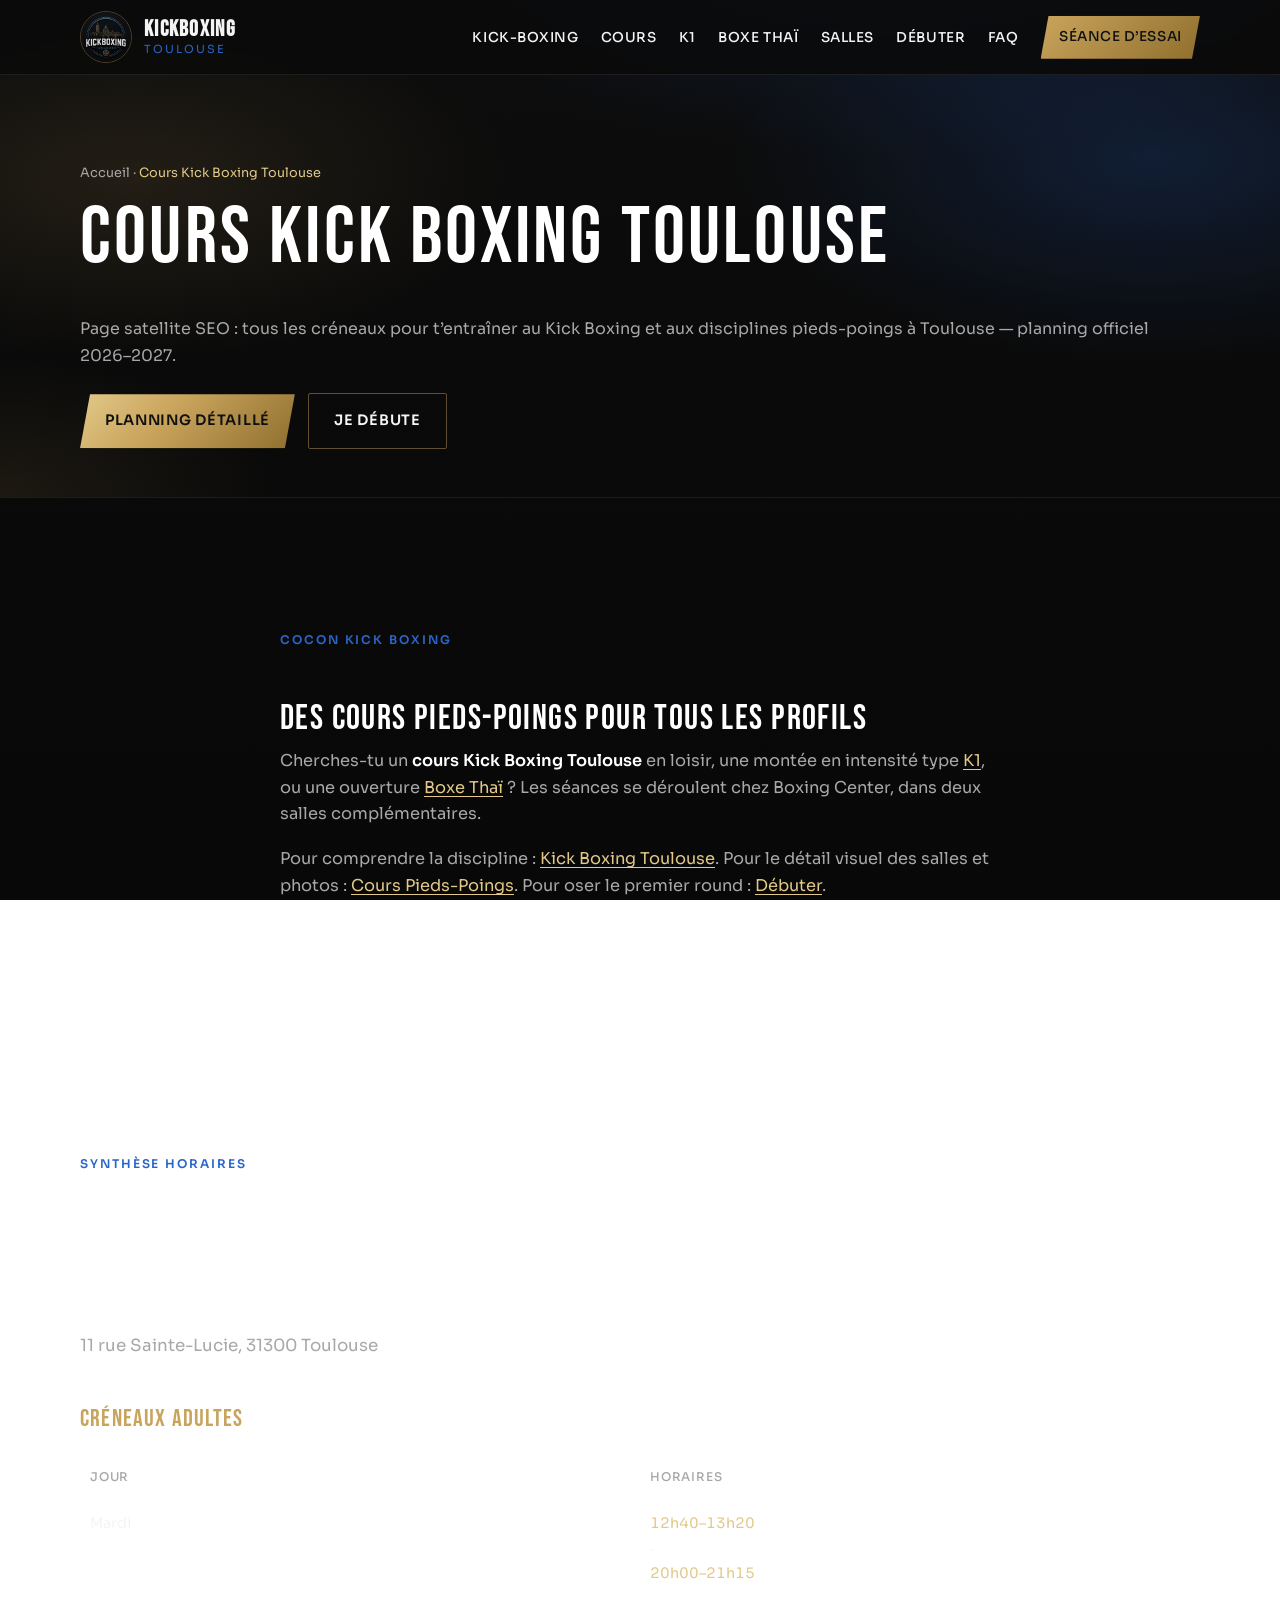
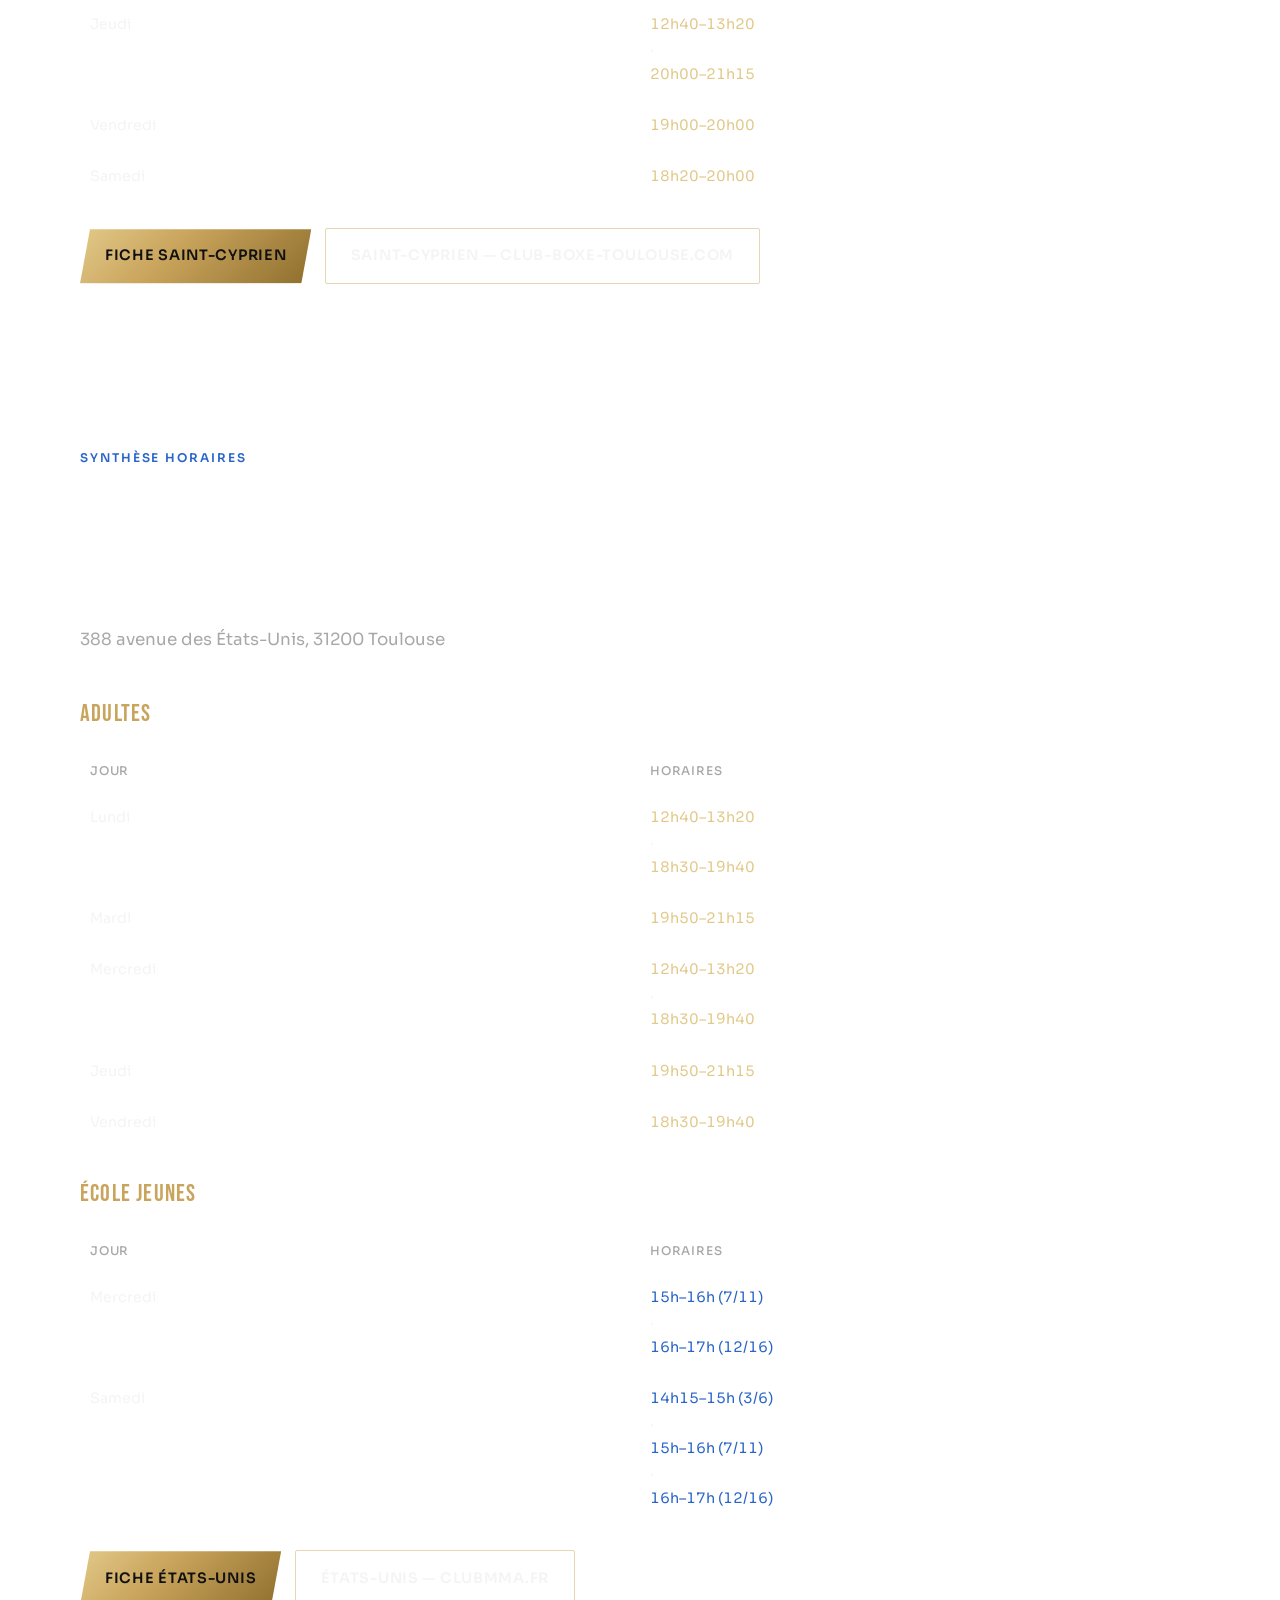
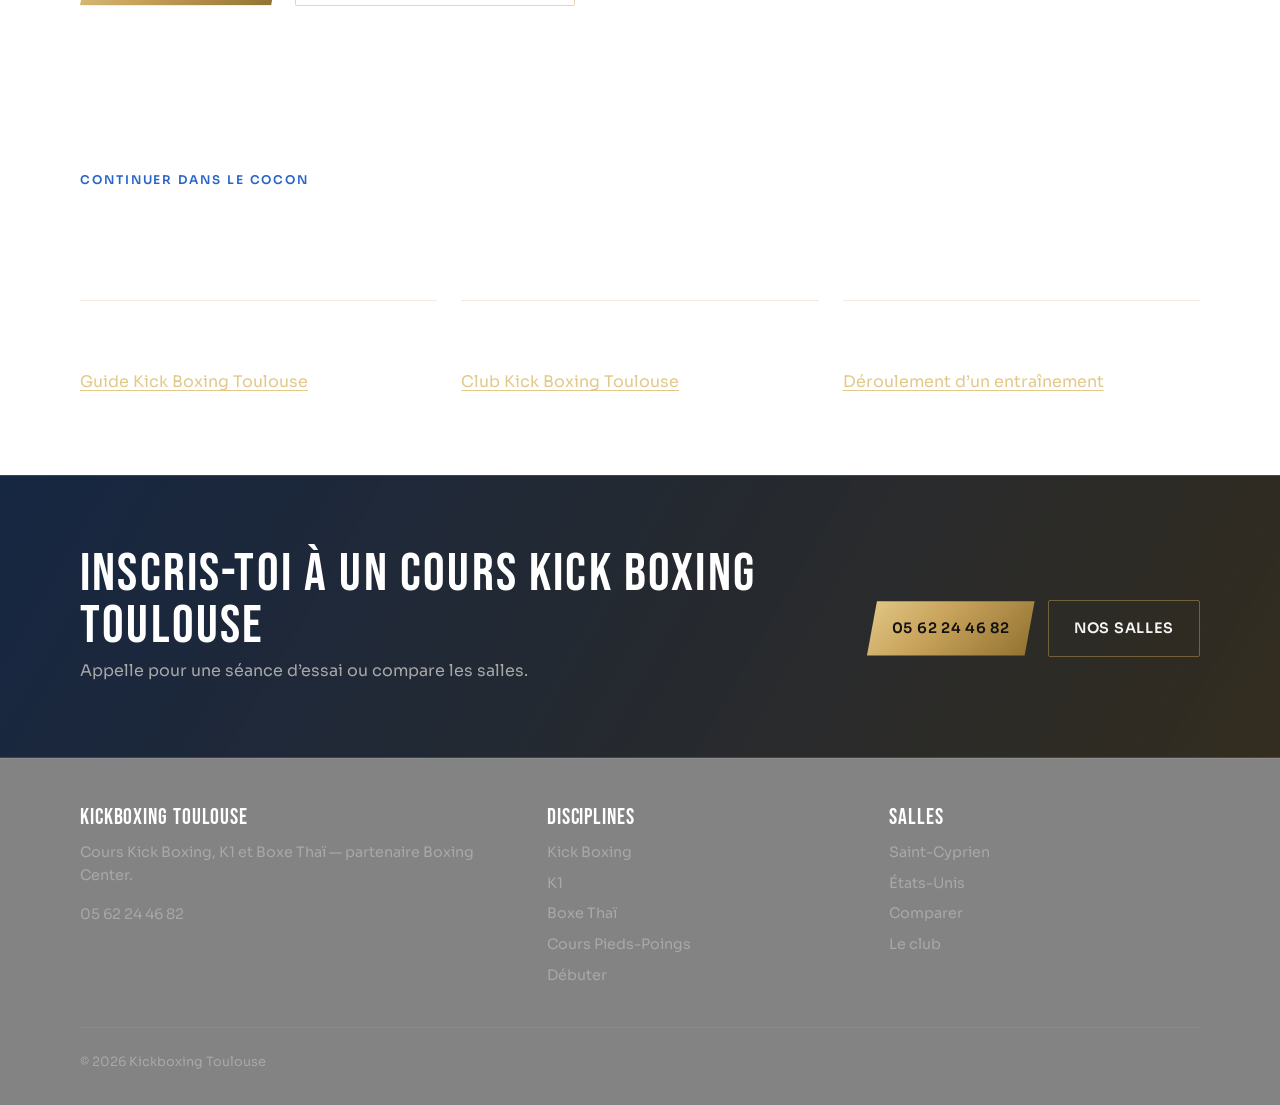
<file: cours-kick-boxing-toulouse.html>
<!DOCTYPE html>
<html lang="fr">
<head>
  <meta charset="UTF-8">
  <meta name="viewport" content="width=device-width, initial-scale=1">
  <title>Cours Kick Boxing Toulouse | Horaires 2026–2027</title>
  <meta name="description" content="Cours Kick Boxing Toulouse : horaires Boxe Thaï/K1 Saint-Cyprien et Boxe Pieds Poings États-Unis. Séance d’essai, débutants bienvenus.">
  <meta name="robots" content="index, follow, max-image-preview:large">
  <link rel="canonical" href="https://kickboxing-toulouse.fr/cours-kick-boxing-toulouse.html">
  <meta property="og:locale" content="fr_FR">
  <meta property="og:type" content="website">
  <meta property="og:site_name" content="Kickboxing Toulouse">
  <meta property="og:title" content="Cours Kick Boxing Toulouse | Horaires 2026–2027">
  <meta property="og:description" content="Tous les créneaux Kick Boxing / pieds-poings à Toulouse — planning vérifié saison 2026–2027.">
  <meta property="og:url" content="https://kickboxing-toulouse.fr/cours-kick-boxing-toulouse.html">
  <meta property="og:image" content="https://kickboxing-toulouse.fr/assets/photos/entrainement/combat.webp">
  <meta name="twitter:card" content="summary_large_image">
  <link rel="icon" href="assets/logo.jpeg" type="image/jpeg">
  <link rel="preconnect" href="https://fonts.googleapis.com">
  <link rel="preconnect" href="https://fonts.gstatic.com" crossorigin>
  <link href="https://fonts.googleapis.com/css2?family=Bebas+Neue&family=Sora:wght@400;500;600;700&display=swap" rel="stylesheet">
  <link rel="stylesheet" href="css/styles.css">
  <script type="application/ld+json">
  {
    "@context": "https://schema.org",
    "@graph": [
      {
        "@type": "Course",
        "name": "Cours Kick Boxing Toulouse",
        "description": "Cours de Kick Boxing, K1 et Boxe Thaï à Toulouse dans les salles Boxing Center Saint-Cyprien et États-Unis.",
        "provider": {
          "@type": "SportsActivityLocation",
          "name": "Kickboxing Toulouse",
          "url": "https://kickboxing-toulouse.fr/",
          "telephone": "+33562244682"
        },
        "url": "https://kickboxing-toulouse.fr/cours-kick-boxing-toulouse.html",
        "hasCourseInstance": [
          {
            "@type": "CourseInstance",
            "name": "Boxe Thaï / K1 — Saint-Cyprien",
            "courseMode": "onsite",
            "location": {
              "@type": "Place",
              "name": "Boxing Center Saint-Cyprien",
              "address": {
                "@type": "PostalAddress",
                "streetAddress": "11 rue Sainte-Lucie",
                "postalCode": "31300",
                "addressLocality": "Toulouse",
                "addressCountry": "FR"
              }
            }
          },
          {
            "@type": "CourseInstance",
            "name": "Boxe Pieds Poings — États-Unis",
            "courseMode": "onsite",
            "location": {
              "@type": "Place",
              "name": "Boxing Center États-Unis",
              "address": {
                "@type": "PostalAddress",
                "streetAddress": "388 avenue des États-Unis",
                "postalCode": "31200",
                "addressLocality": "Toulouse",
                "addressCountry": "FR"
              }
            }
          }
        ]
      },
      {
        "@type": "BreadcrumbList",
        "itemListElement": [
          { "@type": "ListItem", "position": 1, "name": "Accueil", "item": "https://kickboxing-toulouse.fr/" },
          { "@type": "ListItem", "position": 2, "name": "Cours Kick Boxing Toulouse", "item": "https://kickboxing-toulouse.fr/cours-kick-boxing-toulouse.html" }
        ]
      }
    ]
  }
  </script>
</head>
<body>
  <a class="skip-link" href="#contenu">Aller au contenu</a>
  <header class="site-header">
    <div class="container nav">
      <a class="brand" href="index.html">
        <img src="assets/logo.jpeg" width="52" height="52" alt="Logo Kickboxing Toulouse">
        <span class="brand-text"><strong>KICKBOXING</strong><span>Toulouse</span></span>
      </a>
      <button class="nav-toggle" type="button" aria-label="Ouvrir le menu" aria-expanded="false" aria-controls="menu">
        <span></span><span></span><span></span>
      </button>
      <ul class="nav-links" id="menu">
        <li><a href="kick-boxing-toulouse.html">Kick-Boxing</a></li>
        <li><a href="cours-pieds-poings.html">Cours</a></li>
        <li><a href="k1-toulouse.html">K1</a></li>
        <li><a href="boxe-thai-toulouse.html">Boxe Thaï</a></li>
        <li><a href="nos-salles.html">Salles</a></li>
        <li><a href="debuter-kick-boxing.html">Débuter</a></li>
        <li><a href="faq.html">FAQ</a></li>
        <li><a href="tel:+33562244682" class="nav-cta">Séance d’essai</a></li>
      </ul>
    </div>
  </header>

  <main id="contenu">
    <div class="page-hero">
      <div class="container">
        <nav class="breadcrumbs" aria-label="Fil d'Ariane">
          <a href="index.html">Accueil</a> · <span aria-current="page">Cours Kick Boxing Toulouse</span>
        </nav>
        <h1>Cours Kick Boxing Toulouse</h1>
        <p>Page satellite SEO&nbsp;: tous les créneaux pour t’entraîner au Kick Boxing et aux disciplines pieds-poings à Toulouse — planning officiel 2026–2027.</p>
        <div class="cta-row" style="margin-top:1.5rem;">
          <a class="btn btn-primary" href="cours-pieds-poings.html">Planning détaillé</a>
          <a class="btn btn-ghost" href="debuter-kick-boxing.html">Je débute</a>
        </div>
      </div>
    </div>

    <section>
      <div class="container content-block reveal">
        <span class="eyebrow">Cocon Kick Boxing</span>
        <h2>Des cours pieds-poings pour tous les profils</h2>
        <p>Cherches-tu un <strong>cours Kick Boxing Toulouse</strong> en loisir, une montée en intensité type <a href="k1-toulouse.html">K1</a>, ou une ouverture <a href="boxe-thai-toulouse.html">Boxe Thaï</a>&nbsp;? Les séances se déroulent chez Boxing Center, dans deux salles complémentaires.</p>
        <p>Pour comprendre la discipline&nbsp;: <a href="kick-boxing-toulouse.html">Kick Boxing Toulouse</a>. Pour le détail visuel des salles et photos&nbsp;: <a href="cours-pieds-poings.html">Cours Pieds-Poings</a>. Pour oser le premier round&nbsp;: <a href="debuter-kick-boxing.html">Débuter</a>.</p>
      </div>
    </section>

    <section>
      <div class="container">
        <div class="section-head reveal">
          <span class="eyebrow">Synthèse horaires</span>
          <h2>Saint-Cyprien — Boxe Thaï / K1</h2>
          <p>11 rue Sainte-Lucie, 31300 Toulouse</p>
        </div>
        <table class="schedule reveal">
          <caption>Créneaux adultes</caption>
          <thead>
            <tr><th>Jour</th><th>Horaires</th></tr>
          </thead>
          <tbody>
            <tr><td>Mardi</td><td><span class="slot">12h40–13h20</span> · <span class="slot">20h00–21h15</span></td></tr>
            <tr><td>Jeudi</td><td><span class="slot">12h40–13h20</span> · <span class="slot">20h00–21h15</span></td></tr>
            <tr><td>Vendredi</td><td><span class="slot">19h00–20h00</span></td></tr>
            <tr><td>Samedi</td><td><span class="slot">18h20–20h00</span></td></tr>
          </tbody>
        </table>
        <div class="cta-row reveal" style="margin-top:1.5rem;">
          <a class="btn btn-primary" href="salles/saint-cyprien.html">Fiche Saint-Cyprien</a>
          <a class="btn btn-ghost" href="https://club-boxe-toulouse.com/" rel="noopener" target="_blank">Saint-Cyprien — club-boxe-toulouse.com</a>
        </div>
      </div>
    </section>

    <section>
      <div class="container">
        <div class="section-head reveal">
          <span class="eyebrow">Synthèse horaires</span>
          <h2>États-Unis — Boxe Pieds Poings</h2>
          <p>388 avenue des États-Unis, 31200 Toulouse</p>
        </div>
        <table class="schedule reveal">
          <caption>Adultes</caption>
          <thead>
            <tr><th>Jour</th><th>Horaires</th></tr>
          </thead>
          <tbody>
            <tr><td>Lundi</td><td><span class="slot">12h40–13h20</span> · <span class="slot">18h30–19h40</span></td></tr>
            <tr><td>Mardi</td><td><span class="slot">19h50–21h15</span></td></tr>
            <tr><td>Mercredi</td><td><span class="slot">12h40–13h20</span> · <span class="slot">18h30–19h40</span></td></tr>
            <tr><td>Jeudi</td><td><span class="slot">19h50–21h15</span></td></tr>
            <tr><td>Vendredi</td><td><span class="slot">18h30–19h40</span></td></tr>
          </tbody>
        </table>
        <table class="schedule reveal" style="margin-top:1.5rem;">
          <caption>École jeunes</caption>
          <thead>
            <tr><th>Jour</th><th>Horaires</th></tr>
          </thead>
          <tbody>
            <tr><td>Mercredi</td><td><span class="slot youth">15h–16h (7/11)</span> · <span class="slot youth">16h–17h (12/16)</span></td></tr>
            <tr><td>Samedi</td><td><span class="slot youth">14h15–15h (3/6)</span> · <span class="slot youth">15h–16h (7/11)</span> · <span class="slot youth">16h–17h (12/16)</span></td></tr>
          </tbody>
        </table>
        <div class="cta-row reveal" style="margin-top:1.5rem;">
          <a class="btn btn-primary" href="salles/etats-unis.html">Fiche États-Unis</a>
          <a class="btn btn-ghost" href="https://clubmma.fr/" rel="noopener" target="_blank">États-Unis — clubmma.fr</a>
        </div>
      </div>
    </section>

    <section>
      <div class="container">
        <div class="section-head reveal">
          <span class="eyebrow">Continuer dans le cocon</span>
          <h2>Pages utiles</h2>
        </div>
        <div class="discipline-grid">
          <article class="discipline reveal"><h3>Discipline</h3><p><a href="kick-boxing-toulouse.html">Guide Kick Boxing Toulouse</a></p></article>
          <article class="discipline reveal"><h3>Club</h3><p><a href="club-kick-boxing-toulouse.html">Club Kick Boxing Toulouse</a></p></article>
          <article class="discipline reveal"><h3>Séance</h3><p><a href="entrainement.html">Déroulement d’un entraînement</a></p></article>
        </div>
      </div>
    </section>

    <section class="cta-band">
      <div class="container reveal">
        <div>
          <h2>Inscris-toi à un cours Kick Boxing Toulouse</h2>
          <p>Appelle pour une séance d’essai ou compare les salles.</p>
        </div>
        <div class="cta-row">
          <a class="btn btn-primary" href="tel:+33562244682">05 62 24 46 82</a>
          <a class="btn btn-ghost" href="nos-salles.html">Nos salles</a>
        </div>
      </div>
    </section>
  </main>

  <footer class="site-footer">
    <div class="container">
      <div class="footer-grid">
        <div>
          <h3>Kickboxing Toulouse</h3>
          <p>Cours Kick Boxing, K1 et Boxe Thaï — partenaire Boxing Center.</p>
          <p><a href="tel:+33562244682">05 62 24 46 82</a></p>
        </div>
        <div>
          <h3>Disciplines</h3>
          <ul>
            <li><a href="kick-boxing-toulouse.html">Kick Boxing</a></li>
            <li><a href="k1-toulouse.html">K1</a></li>
            <li><a href="boxe-thai-toulouse.html">Boxe Thaï</a></li>
            <li><a href="cours-pieds-poings.html">Cours Pieds-Poings</a></li>
            <li><a href="debuter-kick-boxing.html">Débuter</a></li>
          </ul>
        </div>
        <div>
          <h3>Salles</h3>
          <ul>
            <li><a href="salles/saint-cyprien.html">Saint-Cyprien</a></li>
            <li><a href="salles/etats-unis.html">États-Unis</a></li>
            <li><a href="nos-salles.html">Comparer</a></li>
            <li><a href="club-kick-boxing-toulouse.html">Le club</a></li>
          </ul>
        </div>
      </div>
      <div class="footer-bottom">
        <span>© <span data-year>2026</span> Kickboxing Toulouse</span>
</div>
    </div>
  </footer>
  <script src="js/main.js"></script>
</body>
</html>
</file>
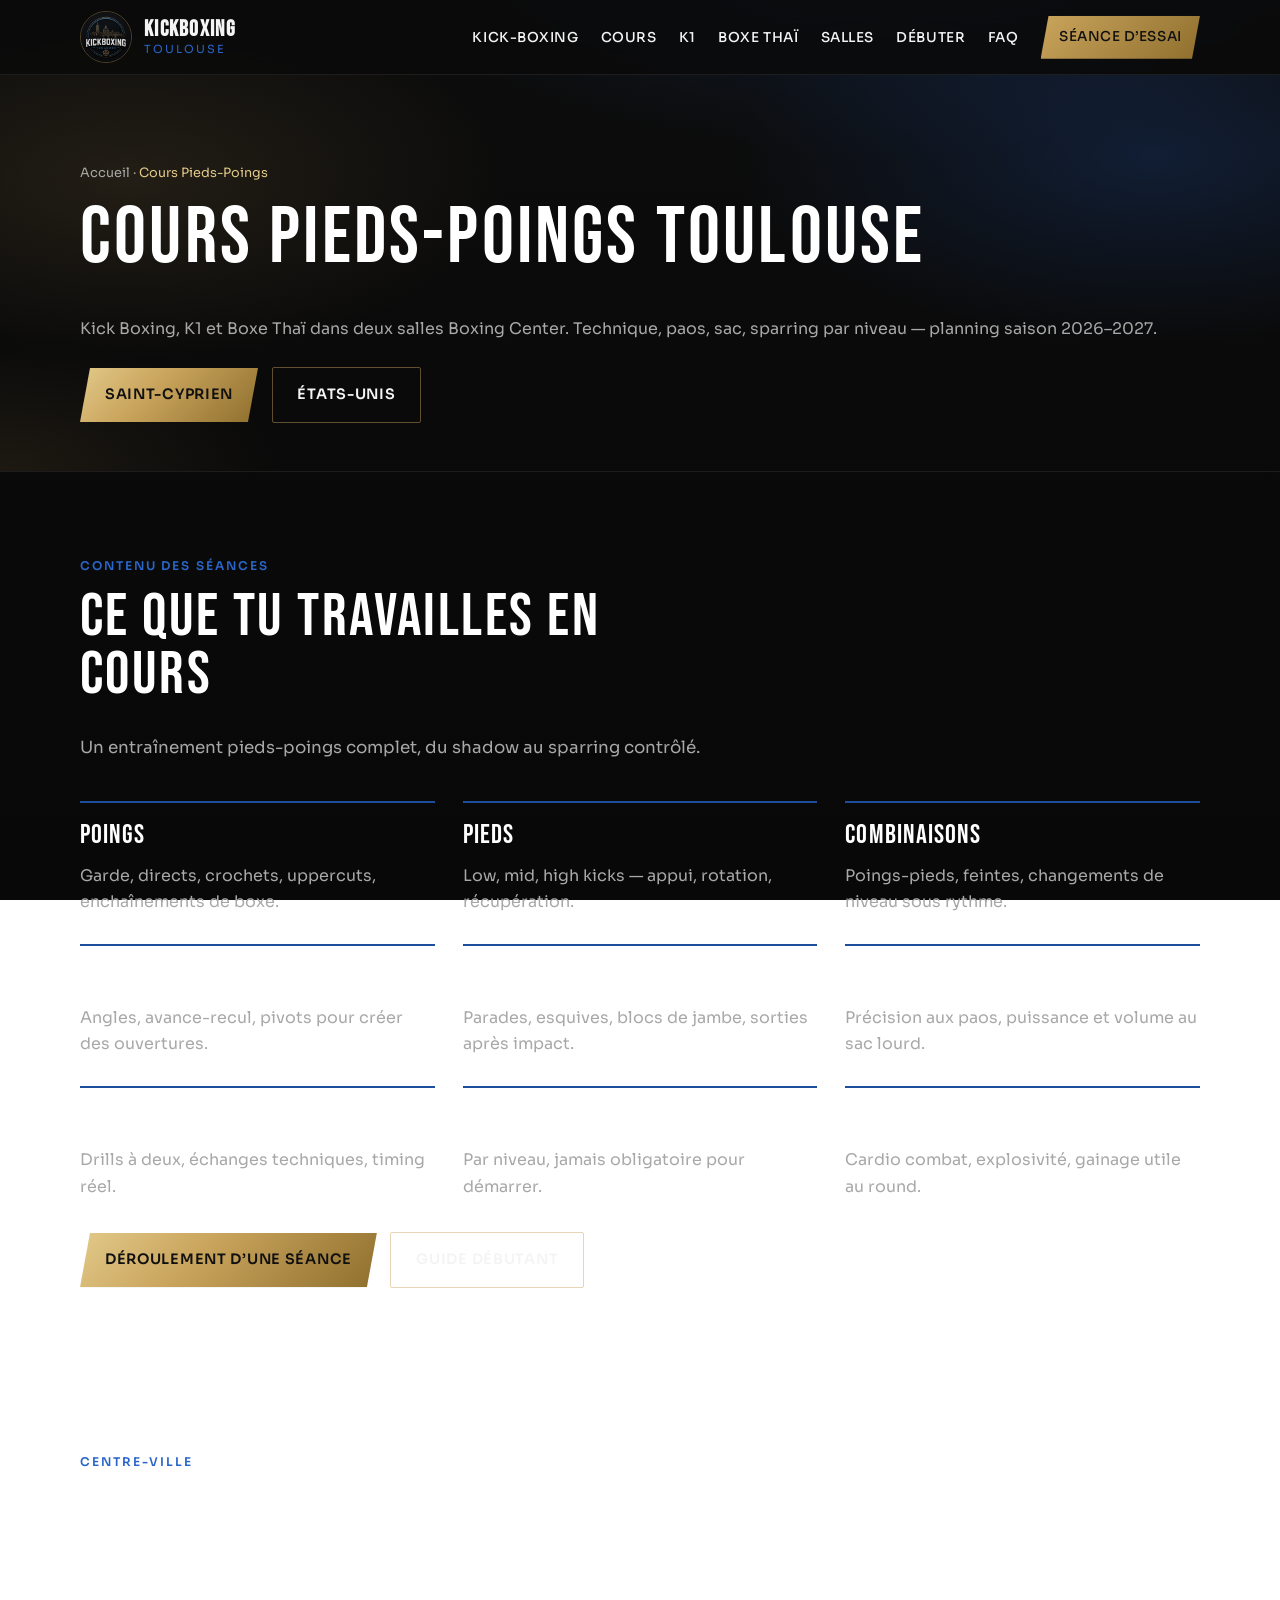
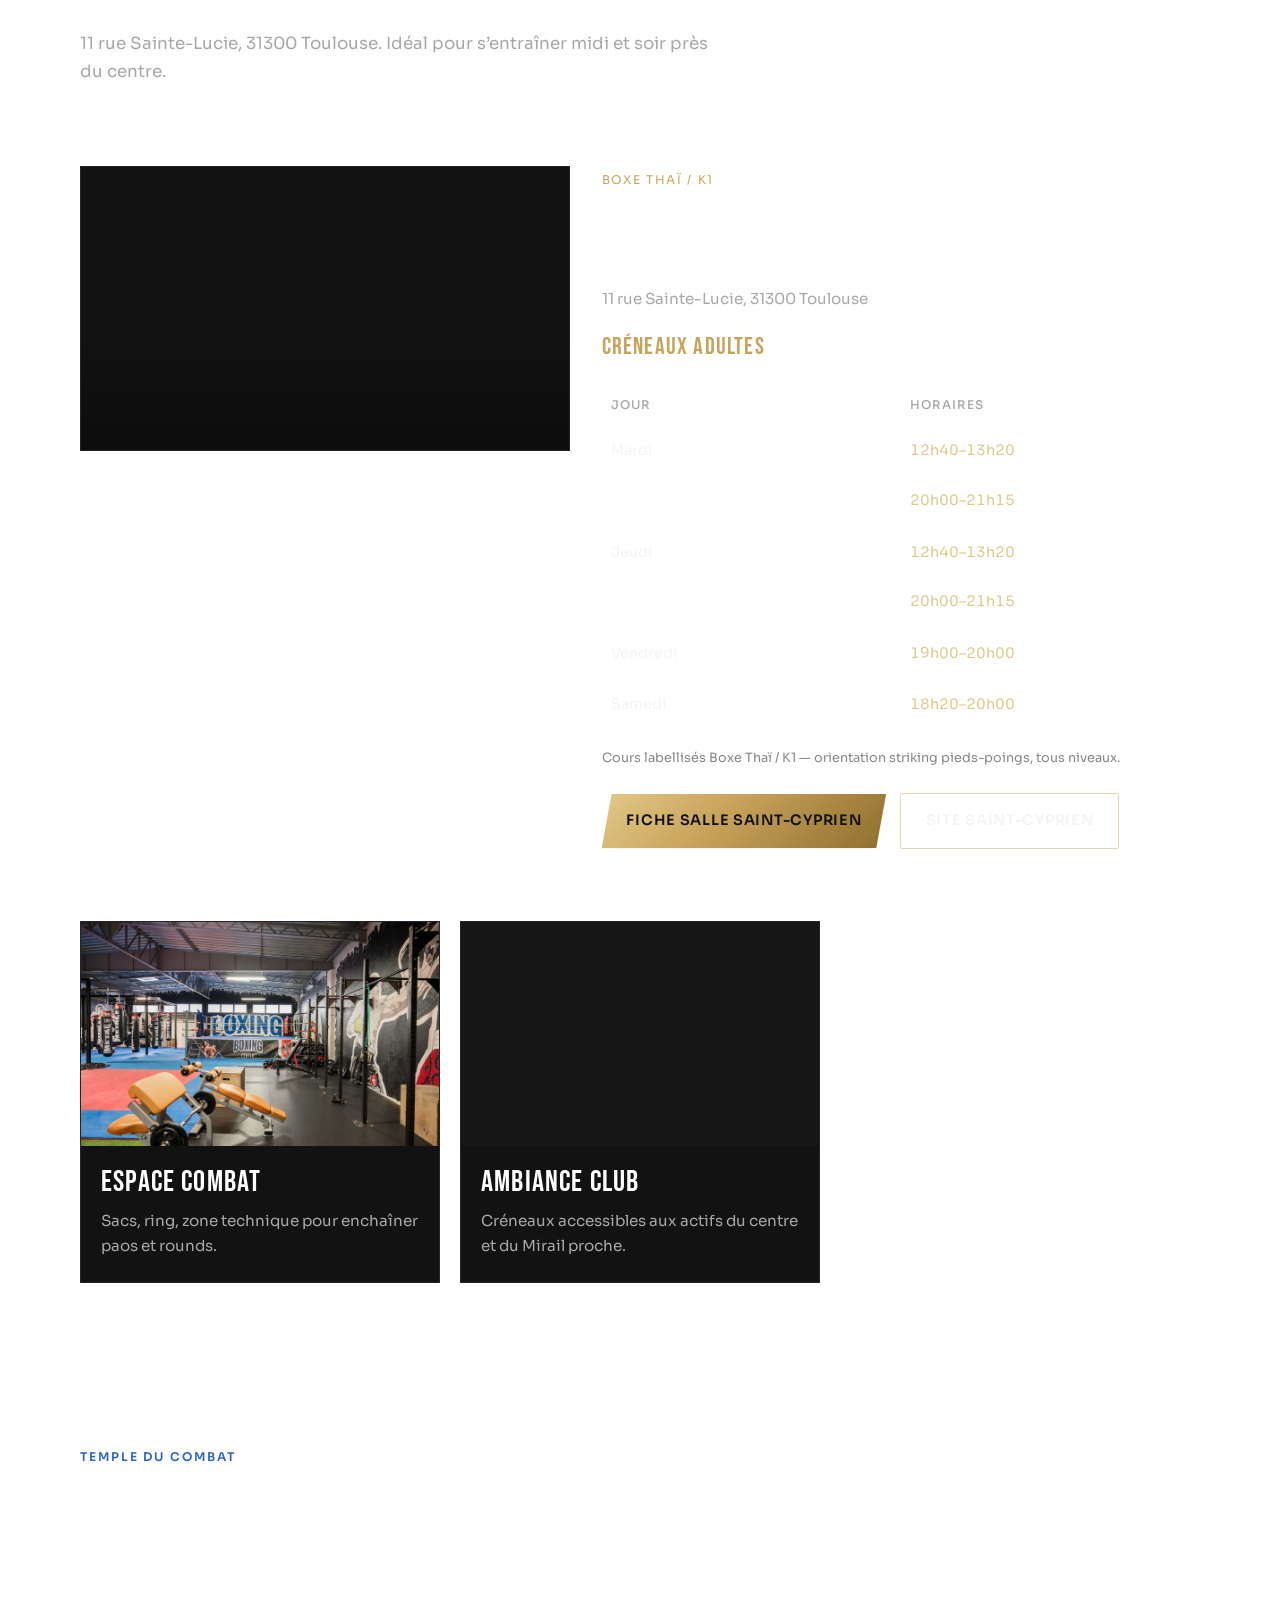
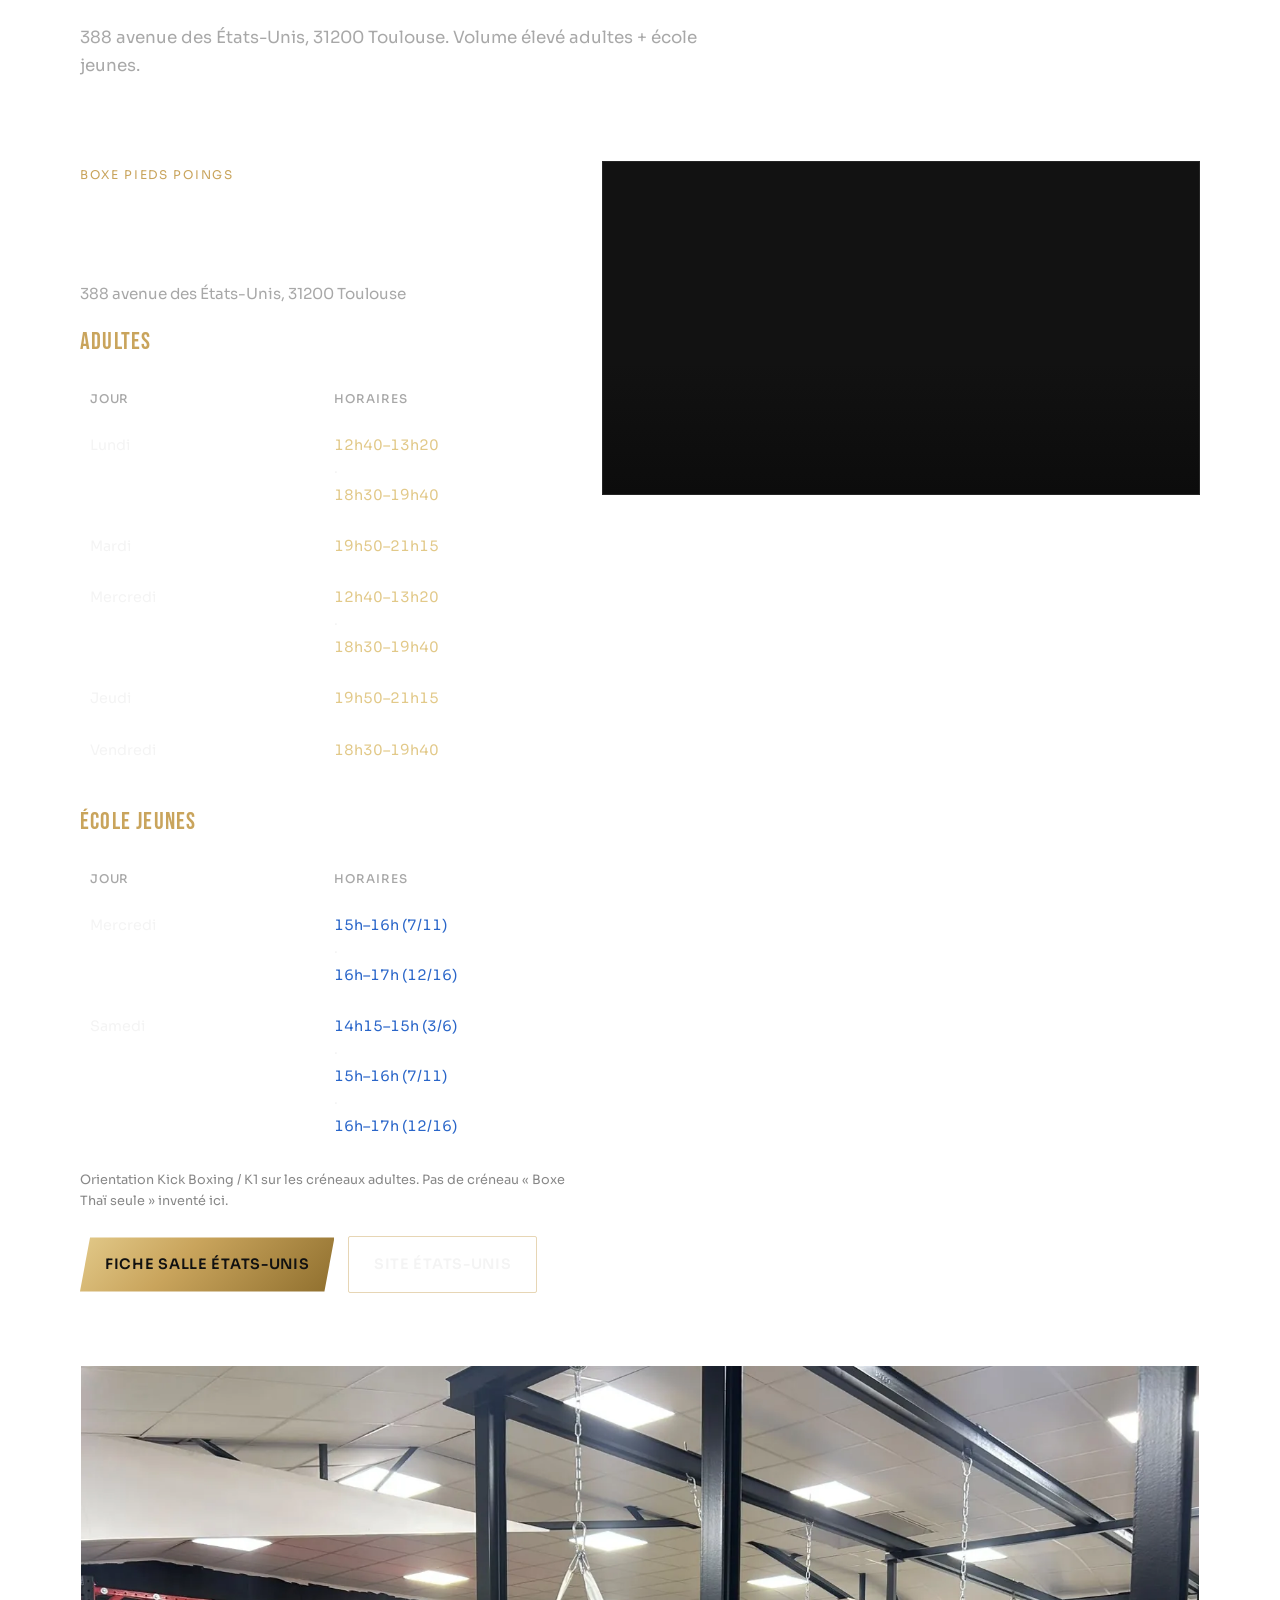
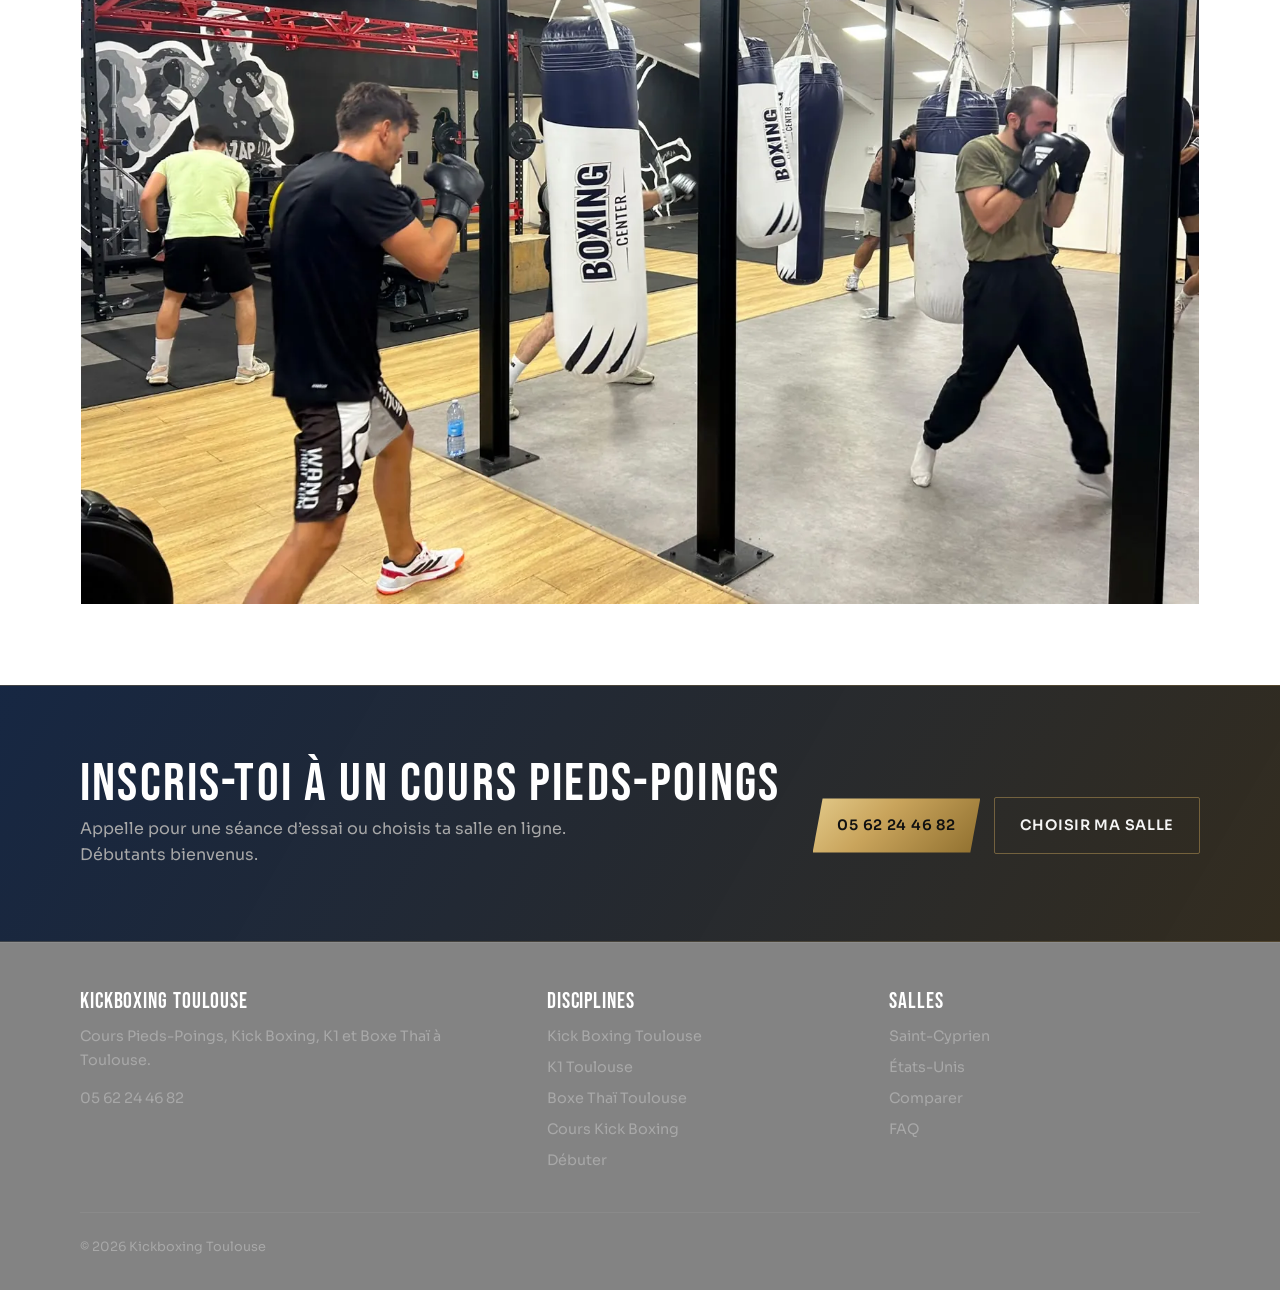
<file: cours-pieds-poings.html>
<!DOCTYPE html>
<html lang="fr">
<head>
  <meta charset="UTF-8">
  <meta name="viewport" content="width=device-width, initial-scale=1">
  <title>Cours Pieds-Poings Toulouse | Horaires &amp; Salles</title>
  <meta name="description" content="Cours Pieds-Poings Toulouse : Kick Boxing, K1 et Boxe Thaï. Horaires 2026–2027 Saint-Cyprien &amp; États-Unis, séance d’essai.">
  <meta name="robots" content="index, follow, max-image-preview:large">
  <link rel="canonical" href="https://kickboxing-toulouse.fr/cours-pieds-poings.html">
  <meta property="og:locale" content="fr_FR">
  <meta property="og:type" content="website">
  <meta property="og:site_name" content="Kickboxing Toulouse">
  <meta property="og:title" content="Cours Pieds-Poings Toulouse | Horaires &amp; Salles">
  <meta property="og:description" content="Tous les cours pieds-poings à Toulouse : planning vérifié, photos des salles, inscription Boxing Center.">
  <meta property="og:url" content="https://kickboxing-toulouse.fr/cours-pieds-poings.html">
  <meta property="og:image" content="https://kickboxing-toulouse.fr/assets/photos/entrainement/boxe-thai-header.webp">
  <meta name="twitter:card" content="summary_large_image">
  <link rel="icon" href="assets/logo.jpeg" type="image/jpeg">
  <link rel="preconnect" href="https://fonts.googleapis.com">
  <link rel="preconnect" href="https://fonts.gstatic.com" crossorigin>
  <link href="https://fonts.googleapis.com/css2?family=Bebas+Neue&family=Sora:wght@400;500;600;700&display=swap" rel="stylesheet">
  <link rel="stylesheet" href="css/styles.css">
  <script type="application/ld+json">
  {
    "@context": "https://schema.org",
    "@graph": [
      {
        "@type": "Course",
        "name": "Cours Pieds-Poings Toulouse",
        "description": "Cours de Kick Boxing, K1 et Boxe Thaï / Pieds-Poings à Toulouse chez Boxing Center Saint-Cyprien et États-Unis.",
        "provider": {
          "@type": "SportsActivityLocation",
          "name": "Kickboxing Toulouse",
          "telephone": "+33562244682",
          "url": "https://kickboxing-toulouse.fr/"
        },
        "url": "https://kickboxing-toulouse.fr/cours-pieds-poings.html"
      },
      {
        "@type": "BreadcrumbList",
        "itemListElement": [
          { "@type": "ListItem", "position": 1, "name": "Accueil", "item": "https://kickboxing-toulouse.fr/" },
          { "@type": "ListItem", "position": 2, "name": "Cours Pieds-Poings", "item": "https://kickboxing-toulouse.fr/cours-pieds-poings.html" }
        ]
      }
    ]
  }
  </script>
</head>
<body>
  <a class="skip-link" href="#contenu">Aller au contenu</a>
  <header class="site-header">
    <div class="container nav">
      <a class="brand" href="index.html">
        <img src="assets/logo.jpeg" width="52" height="52" alt="Logo Kickboxing Toulouse">
        <span class="brand-text"><strong>KICKBOXING</strong><span>Toulouse</span></span>
      </a>
      <button class="nav-toggle" type="button" aria-label="Ouvrir le menu" aria-expanded="false" aria-controls="menu">
        <span></span><span></span><span></span>
      </button>
      <ul class="nav-links" id="menu">
        <li><a href="kick-boxing-toulouse.html">Kick-Boxing</a></li>
        <li><a href="cours-pieds-poings.html" aria-current="page">Cours</a></li>
        <li><a href="k1-toulouse.html">K1</a></li>
        <li><a href="boxe-thai-toulouse.html">Boxe Thaï</a></li>
        <li><a href="nos-salles.html">Salles</a></li>
        <li><a href="debuter-kick-boxing.html">Débuter</a></li>
        <li><a href="faq.html">FAQ</a></li>
        <li><a href="tel:+33562244682" class="nav-cta">Séance d’essai</a></li>
      </ul>
    </div>
  </header>

  <main id="contenu">
    <div class="page-hero">
      <div class="container">
        <nav class="breadcrumbs" aria-label="Fil d'Ariane">
          <a href="index.html">Accueil</a> · <span aria-current="page">Cours Pieds-Poings</span>
        </nav>
        <h1>Cours Pieds-Poings Toulouse</h1>
        <p>Kick Boxing, K1 et Boxe Thaï dans deux salles Boxing Center. Technique, paos, sac, sparring par niveau — planning saison 2026–2027.</p>
        <div class="cta-row" style="margin-top:1.5rem;">
          <a class="btn btn-primary" href="#saint-cyprien">Saint-Cyprien</a>
          <a class="btn btn-ghost" href="#etats-unis">États-Unis</a>
        </div>
      </div>
    </div>

    <section>
      <div class="container">
        <div class="section-head reveal">
          <span class="eyebrow">Contenu des séances</span>
          <h2>Ce que tu travailles en cours</h2>
          <p>Un entraînement pieds-poings complet, du shadow au sparring contrôlé.</p>
        </div>
        <div class="benefit-grid">
          <article class="benefit-item reveal"><h3>Poings</h3><p>Garde, directs, crochets, uppercuts, enchaînements de boxe.</p></article>
          <article class="benefit-item reveal"><h3>Pieds</h3><p>Low, mid, high kicks — appui, rotation, récupération.</p></article>
          <article class="benefit-item reveal"><h3>Combinaisons</h3><p>Poings-pieds, feintes, changements de niveau sous rythme.</p></article>
          <article class="benefit-item reveal"><h3>Footwork</h3><p>Angles, avance-recul, pivots pour créer des ouvertures.</p></article>
          <article class="benefit-item reveal"><h3>Défense</h3><p>Parades, esquives, blocs de jambe, sorties après impact.</p></article>
          <article class="benefit-item reveal"><h3>Paos &amp; sac</h3><p>Précision aux paos, puissance et volume au sac lourd.</p></article>
          <article class="benefit-item reveal"><h3>Partenaires</h3><p>Drills à deux, échanges techniques, timing réel.</p></article>
          <article class="benefit-item reveal"><h3>Sparring</h3><p>Par niveau, jamais obligatoire pour démarrer.</p></article>
          <article class="benefit-item reveal"><h3>Condition</h3><p>Cardio combat, explosivité, gainage utile au round.</p></article>
        </div>
        <div class="cta-row reveal" style="margin-top:2rem;">
          <a class="btn btn-primary" href="entrainement.html">Déroulement d’une séance</a>
          <a class="btn btn-ghost" href="debuter-kick-boxing.html">Guide débutant</a>
        </div>
      </div>
    </section>

    <section id="saint-cyprien">
      <div class="container">
        <div class="section-head reveal">
          <span class="eyebrow">Centre-ville</span>
          <h2>Saint-Cyprien — Boxe Thaï / K1</h2>
          <p>11 rue Sainte-Lucie, 31300 Toulouse. Idéal pour s’entraîner midi et soir près du centre.</p>
        </div>
        <div class="salle-split reveal">
          <div class="salle-media">
            <img src="assets/photos/salles/saint-cyprien-hero.webp" width="800" height="500" loading="lazy" alt="Boxing Center Saint-Cyprien — cours Boxe Thaï K1 Toulouse">
          </div>
          <div class="salle-copy">
            <span class="salle-tag">Boxe Thaï / K1</span>
            <h3>Planning 2026–2027</h3>
            <p class="salle-address"><strong>Adresse</strong>11 rue Sainte-Lucie, 31300 Toulouse</p>
            <table class="schedule">
              <caption>Créneaux adultes</caption>
              <thead>
                <tr><th>Jour</th><th>Horaires</th></tr>
              </thead>
              <tbody>
                <tr><td>Mardi</td><td><span class="slot">12h40–13h20</span> · <span class="slot">20h00–21h15</span></td></tr>
                <tr><td>Jeudi</td><td><span class="slot">12h40–13h20</span> · <span class="slot">20h00–21h15</span></td></tr>
                <tr><td>Vendredi</td><td><span class="slot">19h00–20h00</span></td></tr>
                <tr><td>Samedi</td><td><span class="slot">18h20–20h00</span></td></tr>
              </tbody>
            </table>
            <p class="note">Cours labellisés Boxe Thaï / K1 — orientation striking pieds-poings, tous niveaux.</p>
            <div class="cta-row">
              <a class="btn btn-primary" href="salles/saint-cyprien.html">Fiche salle Saint-Cyprien</a>
              <a class="btn btn-ghost" href="https://club-boxe-toulouse.com/" rel="noopener" target="_blank">Site Saint-Cyprien</a>
            </div>
          </div>
        </div>
        <div class="course-cards" style="margin-top:2rem;">
          <article class="course-card reveal">
            <img src="assets/photos/salles/saint-cyprien-1.webp" width="600" height="400" loading="lazy" alt="Espace combat Saint-Cyprien Toulouse">
            <div class="course-card-body"><h3>Espace combat</h3><p>Sacs, ring, zone technique pour enchaîner paos et rounds.</p></div>
          </article>
          <article class="course-card reveal">
            <img src="assets/photos/salles/saint-cyprien-2.webp" width="600" height="400" loading="lazy" alt="Entraînement pieds-poings Saint-Cyprien">
            <div class="course-card-body"><h3>Ambiance club</h3><p>Créneaux accessibles aux actifs du centre et du Mirail proche.</p></div>
          </article>
        </div>
      </div>
    </section>

    <section id="etats-unis">
      <div class="container">
        <div class="section-head reveal">
          <span class="eyebrow">Temple du combat</span>
          <h2>États-Unis — Boxe Pieds Poings</h2>
          <p>388 avenue des États-Unis, 31200 Toulouse. Volume élevé adultes + école jeunes.</p>
        </div>
        <div class="salle-split salle-split--reverse reveal">
          <div class="salle-media">
            <img src="assets/photos/salles/etats-unis-hero.jpg" width="800" height="500" loading="lazy" alt="Boxing Center États-Unis — Boxe Pieds Poings Toulouse">
          </div>
          <div class="salle-copy">
            <span class="salle-tag">Boxe Pieds Poings</span>
            <h3>Planning 2026–2027</h3>
            <p class="salle-address"><strong>Adresse</strong>388 avenue des États-Unis, 31200 Toulouse</p>
            <table class="schedule">
              <caption>Adultes</caption>
              <thead>
                <tr><th>Jour</th><th>Horaires</th></tr>
              </thead>
              <tbody>
                <tr><td>Lundi</td><td><span class="slot">12h40–13h20</span> · <span class="slot">18h30–19h40</span></td></tr>
                <tr><td>Mardi</td><td><span class="slot">19h50–21h15</span></td></tr>
                <tr><td>Mercredi</td><td><span class="slot">12h40–13h20</span> · <span class="slot">18h30–19h40</span></td></tr>
                <tr><td>Jeudi</td><td><span class="slot">19h50–21h15</span></td></tr>
                <tr><td>Vendredi</td><td><span class="slot">18h30–19h40</span></td></tr>
              </tbody>
            </table>
            <table class="schedule" style="margin-top:1.5rem;">
              <caption>École jeunes</caption>
              <thead>
                <tr><th>Jour</th><th>Horaires</th></tr>
              </thead>
              <tbody>
                <tr><td>Mercredi</td><td><span class="slot youth">15h–16h (7/11)</span> · <span class="slot youth">16h–17h (12/16)</span></td></tr>
                <tr><td>Samedi</td><td><span class="slot youth">14h15–15h (3/6)</span> · <span class="slot youth">15h–16h (7/11)</span> · <span class="slot youth">16h–17h (12/16)</span></td></tr>
              </tbody>
            </table>
            <p class="note">Orientation Kick Boxing / K1 sur les créneaux adultes. Pas de créneau «&nbsp;Boxe Thaï seule&nbsp;» inventé ici.</p>
            <div class="cta-row">
              <a class="btn btn-primary" href="salles/etats-unis.html">Fiche salle États-Unis</a>
              <a class="btn btn-ghost" href="https://clubmma.fr/" rel="noopener" target="_blank">Site États-Unis</a>
            </div>
          </div>
        </div>
        <div class="reveal" style="margin-top:2rem;">
          <img src="assets/photos/salles/etats-unis-espace.webp" width="1100" height="600" loading="lazy" alt="Grand espace combat Boxing Center États-Unis Toulouse" style="width:100%;border:1px solid rgba(255,255,255,.08);">
        </div>
      </div>
    </section>

    <section class="cta-band">
      <div class="container reveal">
        <div>
          <h2>Inscris-toi à un cours pieds-poings</h2>
          <p>Appelle pour une séance d’essai ou choisis ta salle en ligne. Débutants bienvenus.</p>
        </div>
        <div class="cta-row">
          <a class="btn btn-primary" href="tel:+33562244682">05 62 24 46 82</a>
          <a class="btn btn-ghost" href="nos-salles.html">Choisir ma salle</a>
        </div>
      </div>
    </section>
  </main>

  <footer class="site-footer">
    <div class="container">
      <div class="footer-grid">
        <div>
          <h3>Kickboxing Toulouse</h3>
          <p>Cours Pieds-Poings, Kick Boxing, K1 et Boxe Thaï à Toulouse.</p>
          <p><a href="tel:+33562244682">05 62 24 46 82</a></p>
        </div>
        <div>
          <h3>Disciplines</h3>
          <ul>
            <li><a href="kick-boxing-toulouse.html">Kick Boxing Toulouse</a></li>
            <li><a href="k1-toulouse.html">K1 Toulouse</a></li>
            <li><a href="boxe-thai-toulouse.html">Boxe Thaï Toulouse</a></li>
            <li><a href="cours-kick-boxing-toulouse.html">Cours Kick Boxing</a></li>
            <li><a href="debuter-kick-boxing.html">Débuter</a></li>
          </ul>
        </div>
        <div>
          <h3>Salles</h3>
          <ul>
            <li><a href="salles/saint-cyprien.html">Saint-Cyprien</a></li>
            <li><a href="salles/etats-unis.html">États-Unis</a></li>
            <li><a href="nos-salles.html">Comparer</a></li>
            <li><a href="faq.html">FAQ</a></li>
          </ul>
        </div>
      </div>
      <div class="footer-bottom">
        <span>© <span data-year>2026</span> Kickboxing Toulouse</span>
</div>
    </div>
  </footer>
  <script src="js/main.js"></script>
</body>
</html>
</file>
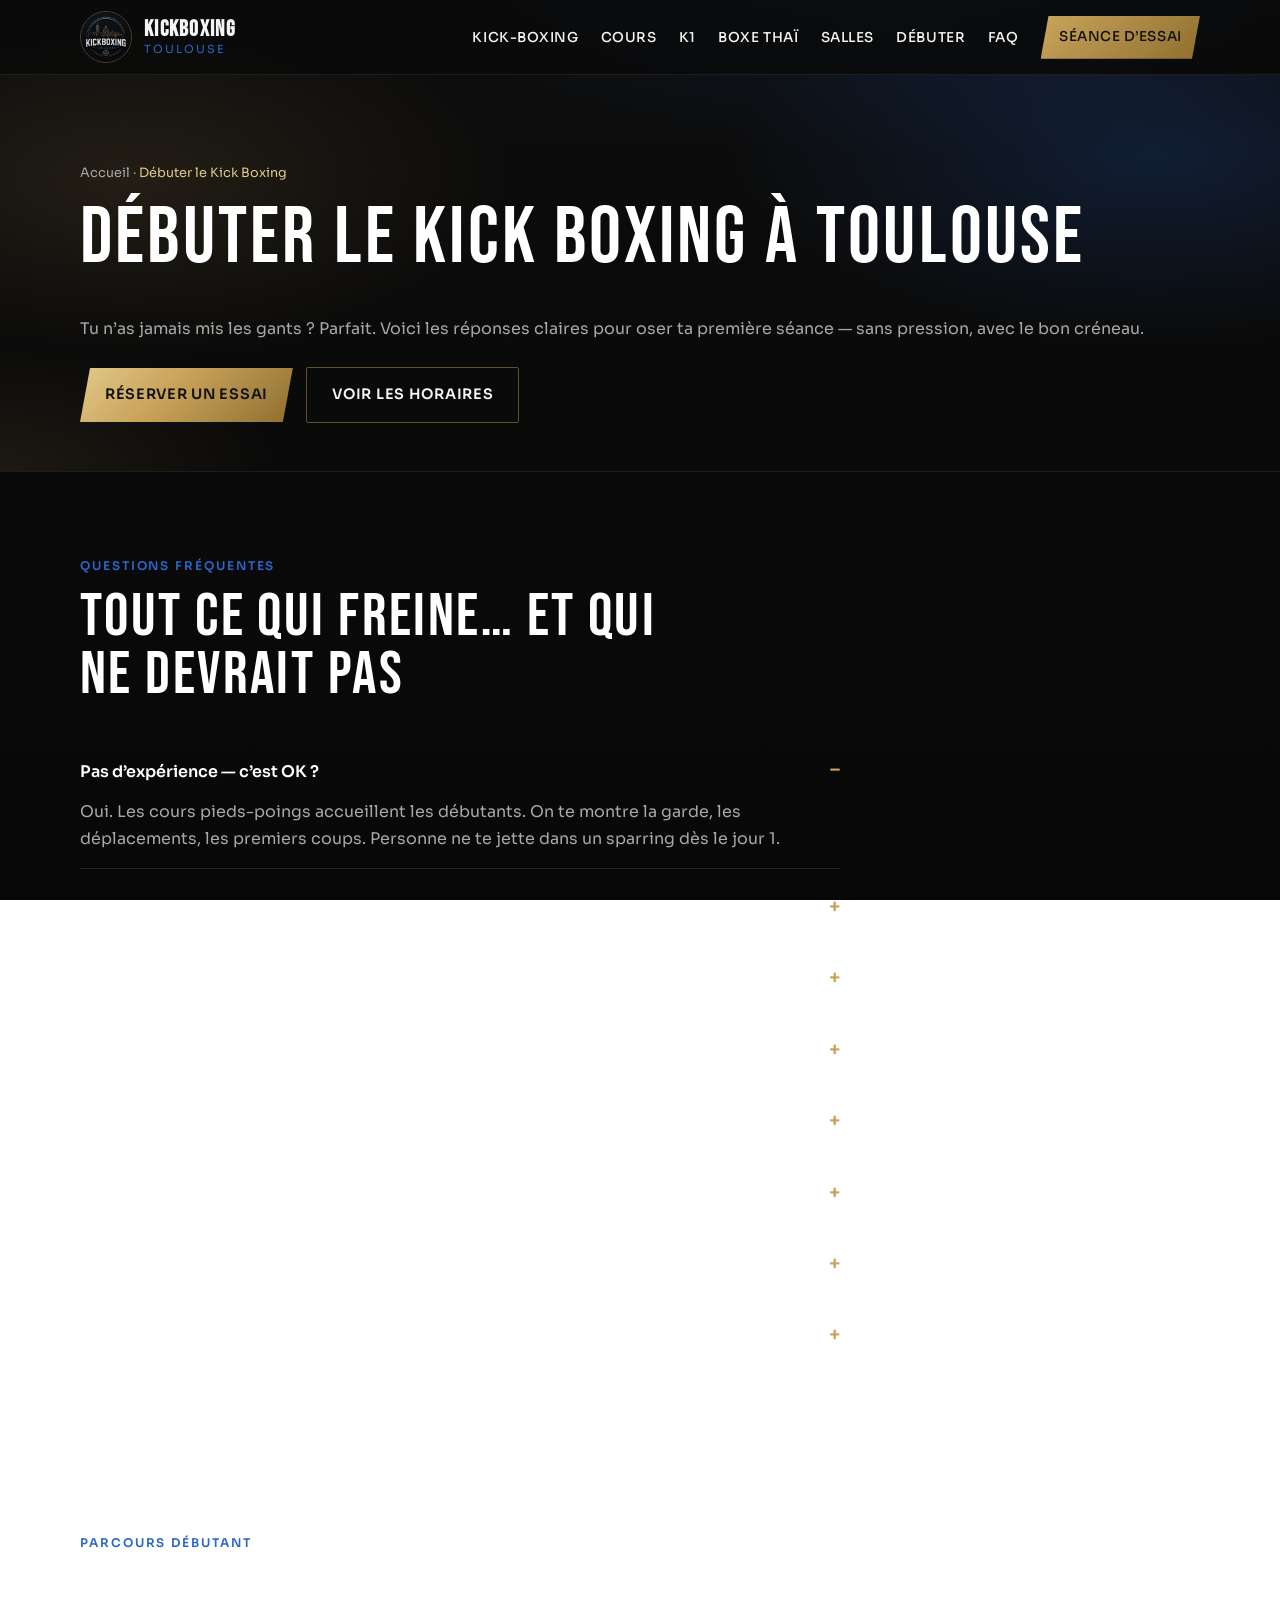
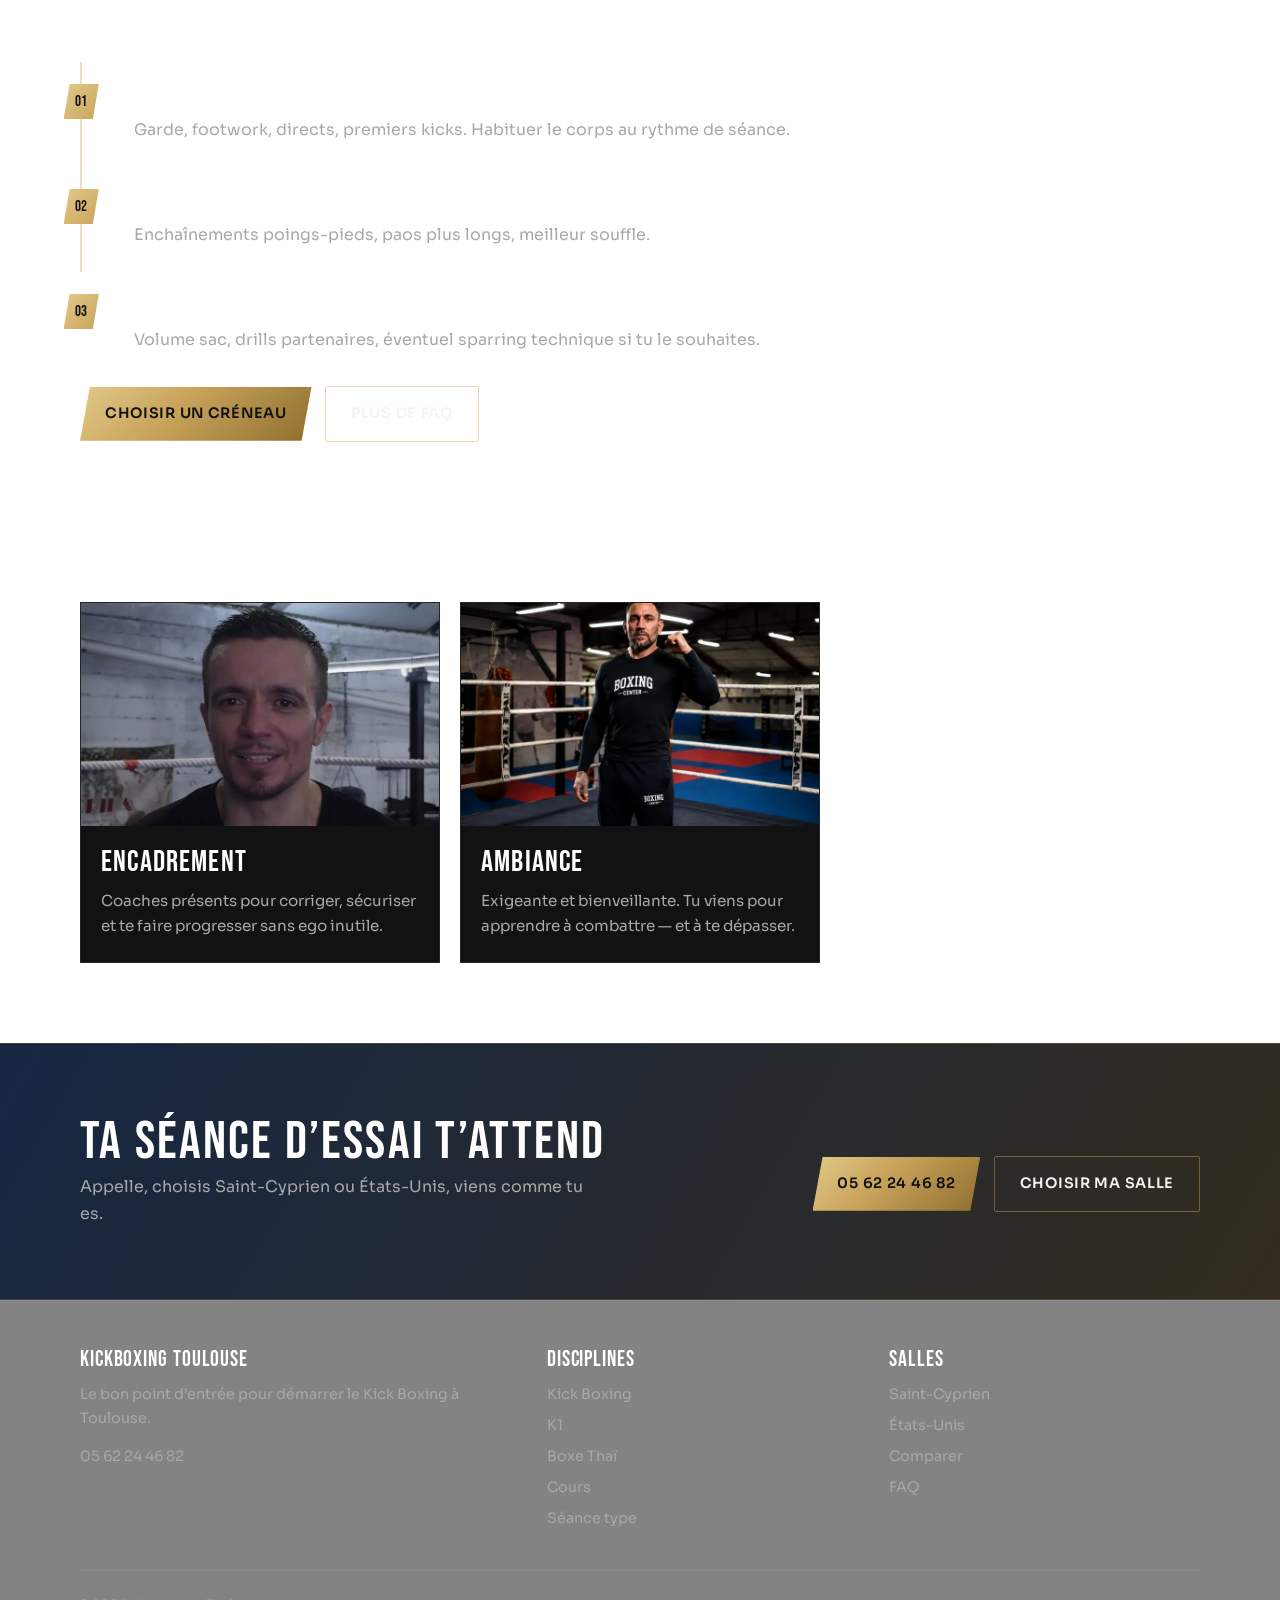
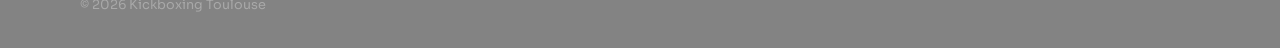
<file: debuter-kick-boxing.html>
<!DOCTYPE html>
<html lang="fr">
<head>
  <meta charset="UTF-8">
  <meta name="viewport" content="width=device-width, initial-scale=1">
  <title>Débuter le Kick Boxing à Toulouse | Guide Essai</title>
  <meta name="description" content="Débuter le Kick Boxing à Toulouse : expérience, équipement, âge, forme, première séance, sparring. Quelle salle et quel cours choisir.">
  <meta name="robots" content="index, follow, max-image-preview:large">
  <link rel="canonical" href="https://kickboxing-toulouse.fr/debuter-kick-boxing.html">
  <meta property="og:locale" content="fr_FR">
  <meta property="og:type" content="article">
  <meta property="og:site_name" content="Kickboxing Toulouse">
  <meta property="og:title" content="Débuter le Kick Boxing à Toulouse | Guide Essai">
  <meta property="og:description" content="Tout pour oser ta première séance de Kick Boxing à Toulouse — sans stress, avec les bons créneaux.">
  <meta property="og:url" content="https://kickboxing-toulouse.fr/debuter-kick-boxing.html">
  <meta property="og:image" content="https://kickboxing-toulouse.fr/assets/photos/entrainement/coach-renaud.webp">
  <meta name="twitter:card" content="summary_large_image">
  <link rel="icon" href="assets/logo.jpeg" type="image/jpeg">
  <link rel="preconnect" href="https://fonts.googleapis.com">
  <link rel="preconnect" href="https://fonts.gstatic.com" crossorigin>
  <link href="https://fonts.googleapis.com/css2?family=Bebas+Neue&family=Sora:wght@400;500;600;700&display=swap" rel="stylesheet">
  <link rel="stylesheet" href="css/styles.css">
  <script type="application/ld+json">
  {
    "@context": "https://schema.org",
    "@graph": [
      {
        "@type": "FAQPage",
        "mainEntity": [
          {
            "@type": "Question",
            "name": "Faut-il de l’expérience pour débuter le Kick Boxing à Toulouse ?",
            "acceptedAnswer": { "@type": "Answer", "text": "Non. Les cours collectifs accueillent les débutants. Les coaches adaptent intensité et consignes." }
          },
          {
            "@type": "Question",
            "name": "Quel équipement pour la première séance ?",
            "acceptedAnswer": { "@type": "Answer", "text": "Tenue de sport et bouteille d’eau suffisent pour l’essai. Gants et protège-tibias pourront s’acheter ensuite." }
          },
          {
            "@type": "Question",
            "name": "Le sparring est-il obligatoire ?",
            "acceptedAnswer": { "@type": "Answer", "text": "Non. Le sparring se propose progressivement, jamais imposé aux débutants." }
          }
        ]
      },
      {
        "@type": "BreadcrumbList",
        "itemListElement": [
          { "@type": "ListItem", "position": 1, "name": "Accueil", "item": "https://kickboxing-toulouse.fr/" },
          { "@type": "ListItem", "position": 2, "name": "Débuter", "item": "https://kickboxing-toulouse.fr/debuter-kick-boxing.html" }
        ]
      }
    ]
  }
  </script>
</head>
<body>
  <a class="skip-link" href="#contenu">Aller au contenu</a>
  <header class="site-header">
    <div class="container nav">
      <a class="brand" href="index.html">
        <img src="assets/logo.jpeg" width="52" height="52" alt="Logo Kickboxing Toulouse">
        <span class="brand-text"><strong>KICKBOXING</strong><span>Toulouse</span></span>
      </a>
      <button class="nav-toggle" type="button" aria-label="Ouvrir le menu" aria-expanded="false" aria-controls="menu">
        <span></span><span></span><span></span>
      </button>
      <ul class="nav-links" id="menu">
        <li><a href="kick-boxing-toulouse.html">Kick-Boxing</a></li>
        <li><a href="cours-pieds-poings.html">Cours</a></li>
        <li><a href="k1-toulouse.html">K1</a></li>
        <li><a href="boxe-thai-toulouse.html">Boxe Thaï</a></li>
        <li><a href="nos-salles.html">Salles</a></li>
        <li><a href="debuter-kick-boxing.html" aria-current="page">Débuter</a></li>
        <li><a href="faq.html">FAQ</a></li>
        <li><a href="nos-salles.html" class="nav-cta">Séance d’essai</a></li>
      </ul>
    </div>
  </header>

  <main id="contenu">
    <div class="page-hero">
      <div class="container">
        <nav class="breadcrumbs" aria-label="Fil d'Ariane">
          <a href="index.html">Accueil</a> · <span aria-current="page">Débuter le Kick Boxing</span>
        </nav>
        <h1>Débuter le Kick Boxing à Toulouse</h1>
        <p>Tu n’as jamais mis les gants&nbsp;? Parfait. Voici les réponses claires pour oser ta première séance — sans pression, avec le bon créneau.</p>
        <div class="cta-row" style="margin-top:1.5rem;">
          <a class="btn btn-primary" href="tel:+33562244682">Réserver un essai</a>
          <a class="btn btn-ghost" href="cours-pieds-poings.html">Voir les horaires</a>
        </div>
      </div>
    </div>

    <section>
      <div class="container">
        <div class="section-head reveal">
          <span class="eyebrow">Questions fréquentes</span>
          <h2>Tout ce qui freine… et qui ne devrait pas</h2>
        </div>
        <div class="faq-list reveal">
          <details open>
            <summary>Pas d’expérience — c’est OK&nbsp;?</summary>
            <p>Oui. Les cours pieds-poings accueillent les débutants. On te montre la garde, les déplacements, les premiers coups. Personne ne te jette dans un sparring dès le jour 1.</p>
          </details>
          <details>
            <summary>Quel équipement pour commencer&nbsp;?</summary>
            <p>Pour l’essai&nbsp;: tenue de sport confortable, chaussures adaptées si demandé en salle, gourde. Gants, bandes et protège-tibias&nbsp;: tu pourras t’équiper après les premières séances (souvent prêtés ou conseillés sur place).</p>
          </details>
          <details>
            <summary>À partir de quel âge&nbsp;?</summary>
            <p>Adultes sur les créneaux Boxe Thaï / K1 et Boxe Pieds Poings. À États-Unis, école jeunes dès 3/6 ans (samedi), puis 7/11 et 12/16 (mercredi &amp; samedi). Demande conseil selon l’âge de ton enfant.</p>
          </details>
          <details>
            <summary>Faut-il déjà être en forme&nbsp;?</summary>
            <p>Non. La condition se construit en cours. Tu avances à ton rythme&nbsp;: technique d’abord, volume ensuite. Mieux vaut une séance régulière qu’un sprint impossible.</p>
          </details>
          <details>
            <summary>Comment se passe la première séance&nbsp;?</summary>
            <p>Accueil → échauffement collectif → technique guidée → paos ou sac selon le jour → retour au calme. Tu suis le groupe, le coach ajuste. Voir aussi <a href="entrainement.html">le déroulé type</a>.</p>
          </details>
          <details>
            <summary>Le sparring est-il obligatoire&nbsp;?</summary>
            <p>Non. Le sparring se propose quand tu es prêt, avec consignes claires et contrôle. Tu peux progresser longtemps en technique, paos et sac sans sparring.</p>
          </details>
          <details>
            <summary>Quel cours choisir&nbsp;?</summary>
            <p><strong>Saint-Cyprien</strong>&nbsp;: Boxe Thaï / K1 — idéal centre-ville, midi &amp; soir.<br>
            <strong>États-Unis</strong>&nbsp;: Boxe Pieds Poings (Kick / K1) — fort volume + jeunes.<br>
            Lis <a href="kick-boxing-toulouse.html">Kick Boxing</a>, <a href="k1-toulouse.html">K1</a> ou <a href="boxe-thai-toulouse.html">Boxe Thaï</a> pour affiner — les créneaux restent ceux du planning officiel.</p>
          </details>
          <details>
            <summary>Quelle salle&nbsp;?</summary>
            <p>Choisis selon ton quartier et ton emploi du temps. Compare sur <a href="nos-salles.html">Nos salles</a> ou appelle le <a href="tel:+33562244682">05 62 24 46 82</a>.</p>
          </details>
        </div>
      </div>
    </section>

    <section>
      <div class="container">
        <div class="section-head reveal">
          <span class="eyebrow">Parcours débutant</span>
          <h2>Tes 3 premiers mois</h2>
        </div>
        <div class="session-flow">
          <div class="session-step reveal">
            <h3>Mois 1 — Bases</h3>
            <p>Garde, footwork, directs, premiers kicks. Habituer le corps au rythme de séance.</p>
          </div>
          <div class="session-step reveal">
            <h3>Mois 2 — Combinaisons</h3>
            <p>Enchaînements poings-pieds, paos plus longs, meilleur souffle.</p>
          </div>
          <div class="session-step reveal">
            <h3>Mois 3 — Confiance</h3>
            <p>Volume sac, drills partenaires, éventuel sparring technique si tu le souhaites.</p>
          </div>
        </div>
        <div class="cta-row reveal" style="margin-top:2rem;">
          <a class="btn btn-primary" href="cours-pieds-poings.html">Choisir un créneau</a>
          <a class="btn btn-ghost" href="faq.html">Plus de FAQ</a>
        </div>
      </div>
    </section>

    <section>
      <div class="container">
        <div class="course-cards">
          <article class="course-card reveal">
            <img src="assets/photos/entrainement/coach-renaud.webp" width="600" height="400" loading="lazy" alt="Coach Kick Boxing Toulouse">
            <div class="course-card-body">
              <h3>Encadrement</h3>
              <p>Coaches présents pour corriger, sécuriser et te faire progresser sans ego inutile.</p>
            </div>
          </article>
          <article class="course-card reveal">
            <img src="assets/photos/entrainement/coach-jerome.webp" width="600" height="400" loading="lazy" alt="Encadrement cours pieds-poings Toulouse">
            <div class="course-card-body">
              <h3>Ambiance</h3>
              <p>Exigeante et bienveillante. Tu viens pour apprendre à combattre — et à te dépasser.</p>
            </div>
          </article>
        </div>
      </div>
    </section>

    <section class="cta-band">
      <div class="container reveal">
        <div>
          <h2>Ta séance d’essai t’attend</h2>
          <p>Appelle, choisis Saint-Cyprien ou États-Unis, viens comme tu es.</p>
        </div>
        <div class="cta-row">
          <a class="btn btn-primary" href="tel:+33562244682">05 62 24 46 82</a>
          <a class="btn btn-ghost" href="nos-salles.html">Choisir ma salle</a>
        </div>
      </div>
    </section>
  </main>

  <footer class="site-footer">
    <div class="container">
      <div class="footer-grid">
        <div>
          <h3>Kickboxing Toulouse</h3>
          <p>Le bon point d’entrée pour démarrer le Kick Boxing à Toulouse.</p>
          <p><a href="tel:+33562244682">05 62 24 46 82</a></p>
        </div>
        <div>
          <h3>Disciplines</h3>
          <ul>
            <li><a href="kick-boxing-toulouse.html">Kick Boxing</a></li>
            <li><a href="k1-toulouse.html">K1</a></li>
            <li><a href="boxe-thai-toulouse.html">Boxe Thaï</a></li>
            <li><a href="cours-pieds-poings.html">Cours</a></li>
            <li><a href="entrainement.html">Séance type</a></li>
          </ul>
        </div>
        <div>
          <h3>Salles</h3>
          <ul>
            <li><a href="salles/saint-cyprien.html">Saint-Cyprien</a></li>
            <li><a href="salles/etats-unis.html">États-Unis</a></li>
            <li><a href="nos-salles.html">Comparer</a></li>
            <li><a href="faq.html">FAQ</a></li>
          </ul>
        </div>
      </div>
      <div class="footer-bottom">
        <span>© <span data-year>2026</span> Kickboxing Toulouse</span>
</div>
    </div>
  </footer>
  <script src="js/main.js"></script>
</body>
</html>
</file>
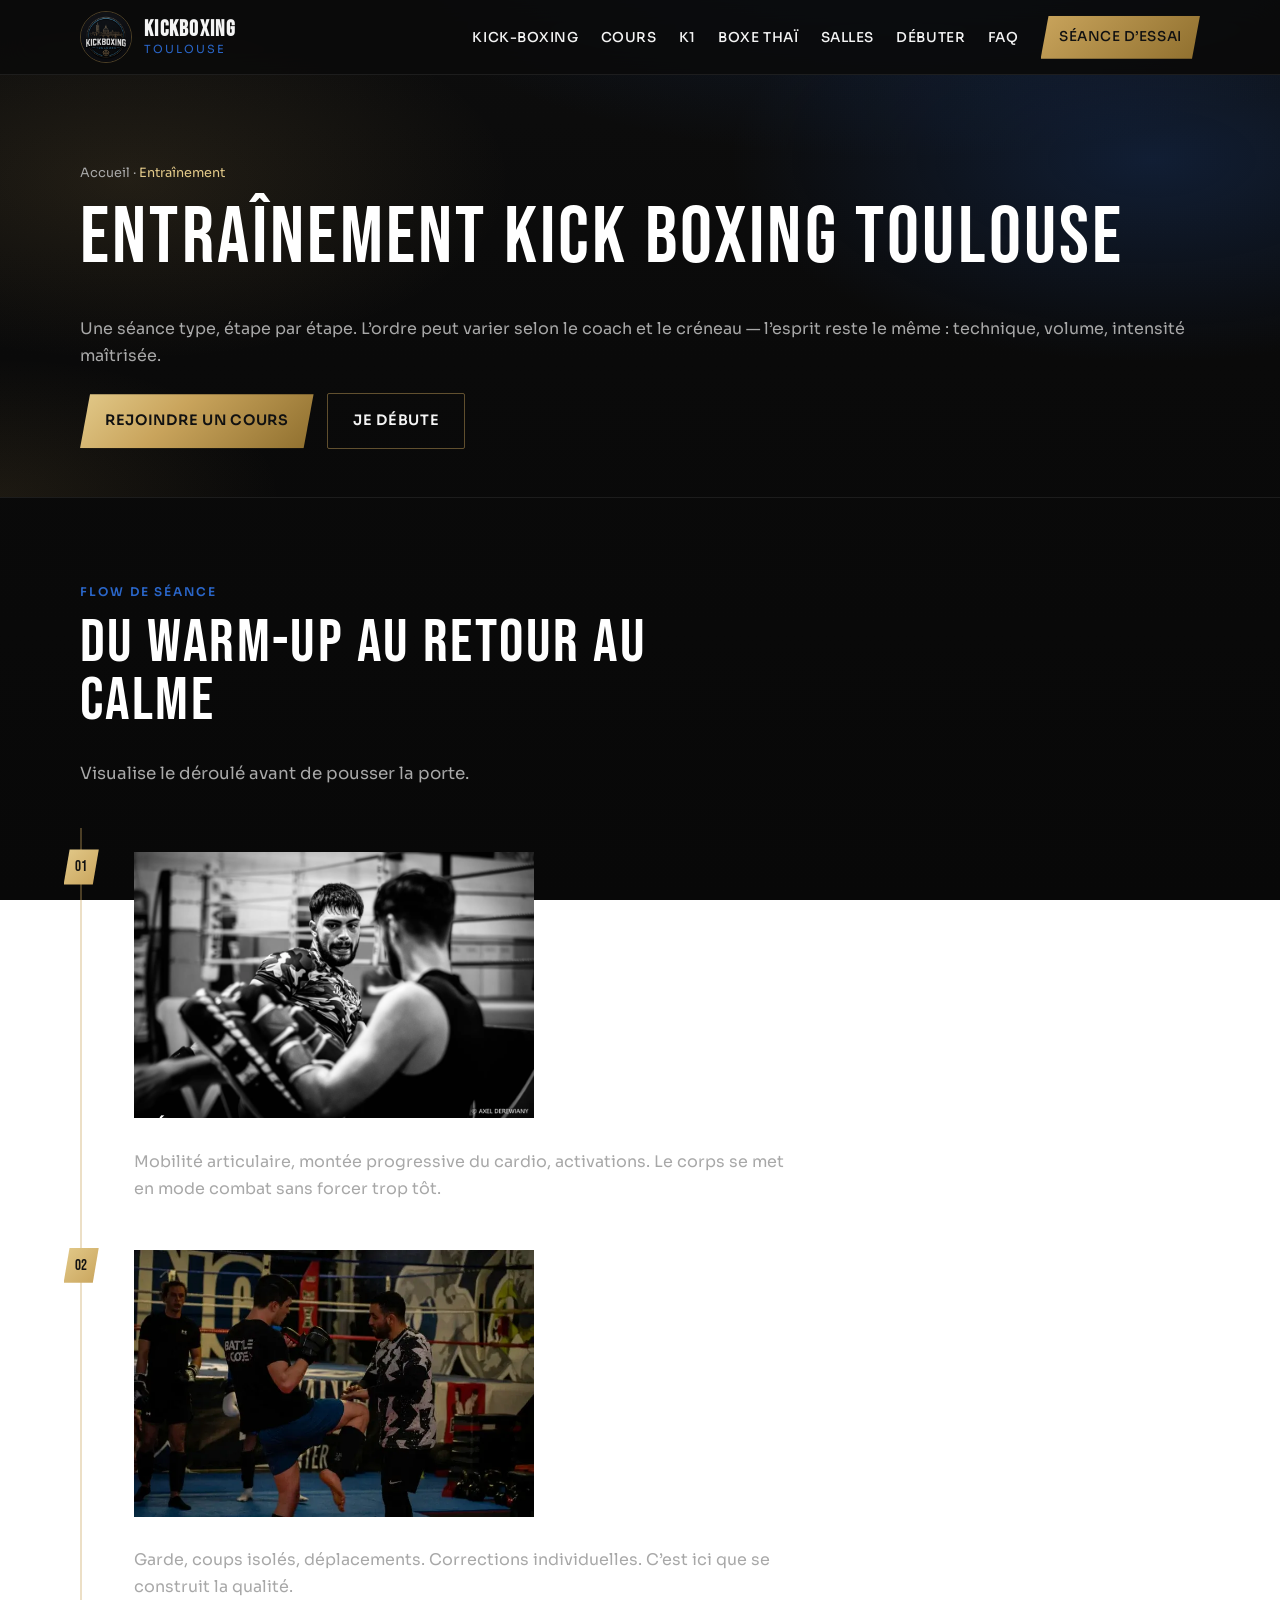
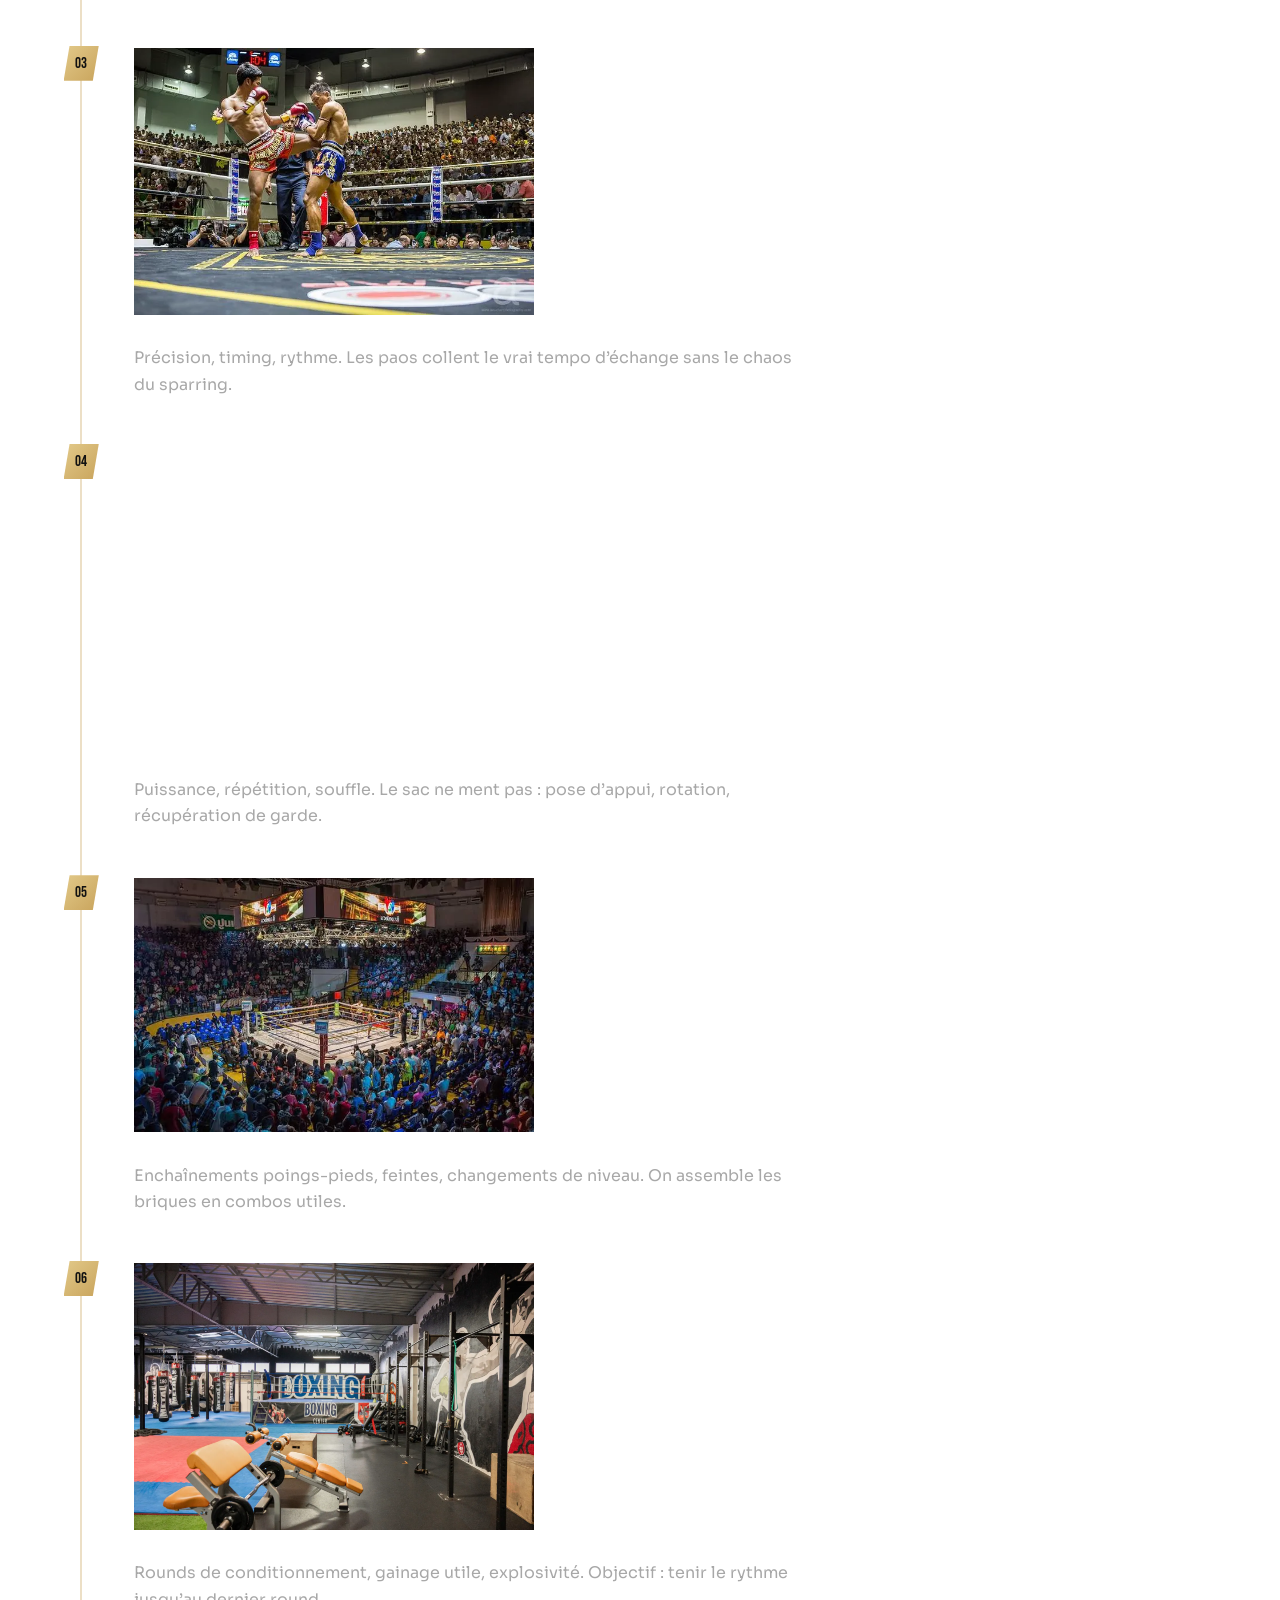
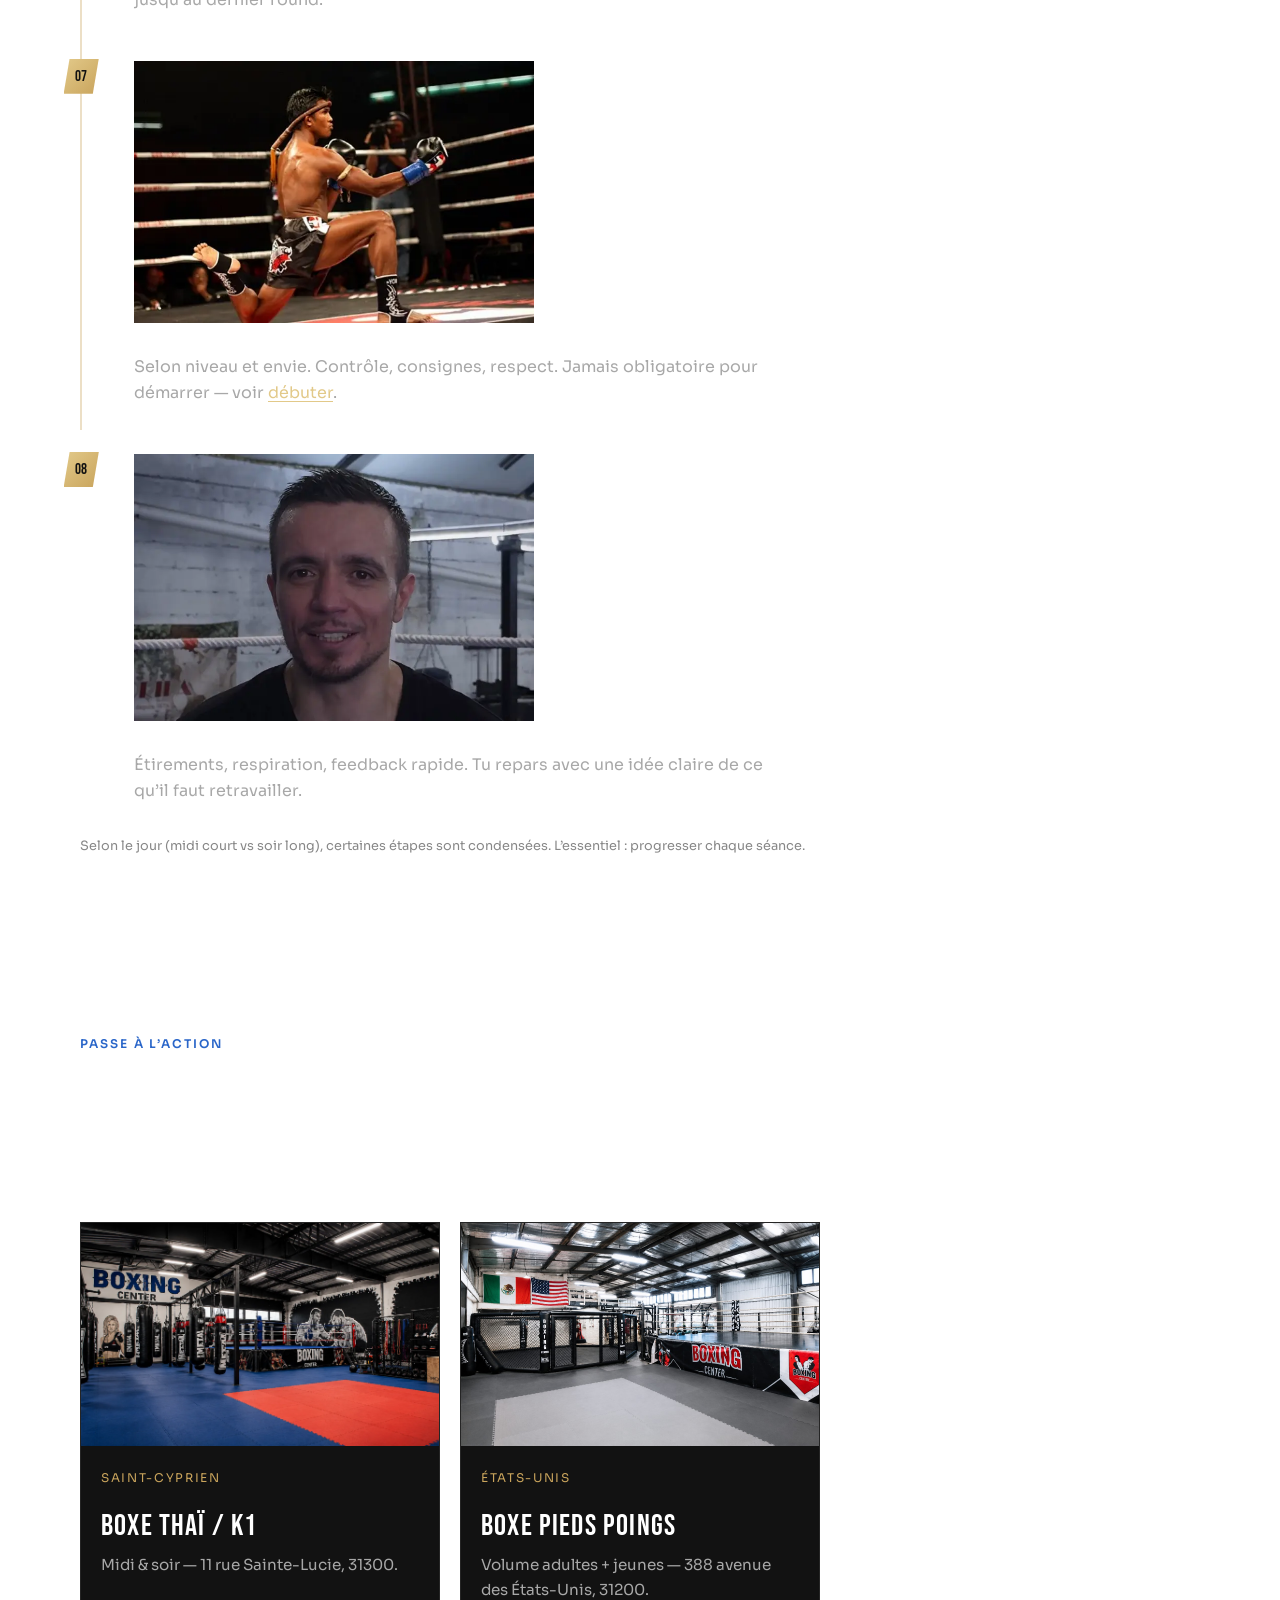
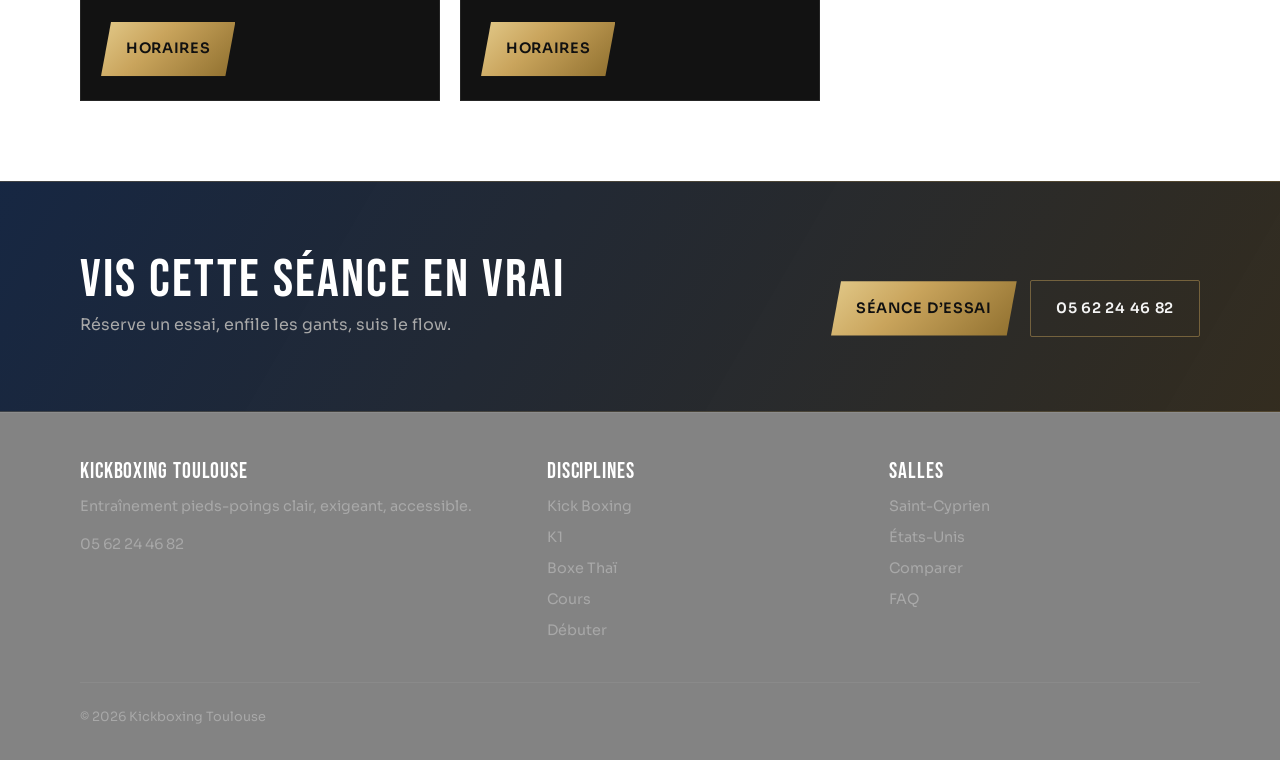
<file: entrainement.html>
<!DOCTYPE html>
<html lang="fr">
<head>
  <meta charset="UTF-8">
  <meta name="viewport" content="width=device-width, initial-scale=1">
  <title>Entraînement Kick Boxing Toulouse | Séance Type</title>
  <meta name="description" content="Déroulement d’un entraînement Kick Boxing Toulouse : échauffement, technique, paos, sac, combos, condition, sparring, retour au calme.">
  <meta name="robots" content="index, follow, max-image-preview:large">
  <link rel="canonical" href="https://kickboxing-toulouse.fr/entrainement.html">
  <meta property="og:locale" content="fr_FR">
  <meta property="og:type" content="article">
  <meta property="og:site_name" content="Kickboxing Toulouse">
  <meta property="og:title" content="Entraînement Kick Boxing Toulouse | Séance Type">
  <meta property="og:description" content="Visualise une séance pieds-poings type à Toulouse — du warm-up au retour au calme.">
  <meta property="og:url" content="https://kickboxing-toulouse.fr/entrainement.html">
  <meta property="og:image" content="https://kickboxing-toulouse.fr/assets/photos/entrainement/boxe-thai-header.webp">
  <meta name="twitter:card" content="summary_large_image">
  <link rel="icon" href="assets/logo.jpeg" type="image/jpeg">
  <link rel="preconnect" href="https://fonts.googleapis.com">
  <link rel="preconnect" href="https://fonts.gstatic.com" crossorigin>
  <link href="https://fonts.googleapis.com/css2?family=Bebas+Neue&family=Sora:wght@400;500;600;700&display=swap" rel="stylesheet">
  <link rel="stylesheet" href="css/styles.css">
  <script type="application/ld+json">
  {
    "@context": "https://schema.org",
    "@graph": [
      {
        "@type": "HowTo",
        "name": "Séance type d’entraînement Kick Boxing Toulouse",
        "description": "Les étapes d’un cours pieds-poings : échauffement, technique, paos, sac, combinaisons, condition, sparring, retour au calme.",
        "step": [
          { "@type": "HowToStep", "name": "Échauffement", "text": "Mobilité, corde, activation cardio." },
          { "@type": "HowToStep", "name": "Technique", "text": "Garde, coups, déplacements." },
          { "@type": "HowToStep", "name": "Paos", "text": "Travail aux paos pour précision et timing." },
          { "@type": "HowToStep", "name": "Sac", "text": "Puissance et volume au sac lourd." },
          { "@type": "HowToStep", "name": "Combinaisons", "text": "Enchaînements poings-pieds sous rythme." },
          { "@type": "HowToStep", "name": "Condition physique", "text": "Rounds de conditionnement." },
          { "@type": "HowToStep", "name": "Sparring", "text": "Sparring progressif selon niveau." },
          { "@type": "HowToStep", "name": "Retour au calme", "text": "Étirements et récupération." }
        ]
      },
      {
        "@type": "BreadcrumbList",
        "itemListElement": [
          { "@type": "ListItem", "position": 1, "name": "Accueil", "item": "https://kickboxing-toulouse.fr/" },
          { "@type": "ListItem", "position": 2, "name": "Entraînement", "item": "https://kickboxing-toulouse.fr/entrainement.html" }
        ]
      }
    ]
  }
  </script>
</head>
<body>
  <a class="skip-link" href="#contenu">Aller au contenu</a>
  <header class="site-header">
    <div class="container nav">
      <a class="brand" href="index.html">
        <img src="assets/logo.jpeg" width="52" height="52" alt="Logo Kickboxing Toulouse">
        <span class="brand-text"><strong>KICKBOXING</strong><span>Toulouse</span></span>
      </a>
      <button class="nav-toggle" type="button" aria-label="Ouvrir le menu" aria-expanded="false" aria-controls="menu">
        <span></span><span></span><span></span>
      </button>
      <ul class="nav-links" id="menu">
        <li><a href="kick-boxing-toulouse.html">Kick-Boxing</a></li>
        <li><a href="cours-pieds-poings.html">Cours</a></li>
        <li><a href="k1-toulouse.html">K1</a></li>
        <li><a href="boxe-thai-toulouse.html">Boxe Thaï</a></li>
        <li><a href="nos-salles.html">Salles</a></li>
        <li><a href="debuter-kick-boxing.html">Débuter</a></li>
        <li><a href="faq.html">FAQ</a></li>
        <li><a href="nos-salles.html" class="nav-cta">Séance d’essai</a></li>
      </ul>
    </div>
  </header>

  <main id="contenu">
    <div class="page-hero">
      <div class="container">
        <nav class="breadcrumbs" aria-label="Fil d'Ariane">
          <a href="index.html">Accueil</a> · <span aria-current="page">Entraînement</span>
        </nav>
        <h1>Entraînement Kick Boxing Toulouse</h1>
        <p>Une séance type, étape par étape. L’ordre peut varier selon le coach et le créneau — l’esprit reste le même&nbsp;: technique, volume, intensité maîtrisée.</p>
        <div class="cta-row" style="margin-top:1.5rem;">
          <a class="btn btn-primary" href="cours-pieds-poings.html">Rejoindre un cours</a>
          <a class="btn btn-ghost" href="debuter-kick-boxing.html">Je débute</a>
        </div>
      </div>
    </div>

    <section>
      <div class="container">
        <div class="section-head reveal">
          <span class="eyebrow">Flow de séance</span>
          <h2>Du warm-up au retour au calme</h2>
          <p>Visualise le déroulé avant de pousser la porte.</p>
        </div>

        <div class="session-flow">
          <article class="session-step reveal">
            <img src="assets/photos/entrainement/boxe-thai-header.webp" width="400" height="250" loading="lazy" alt="Échauffement cours Kick Boxing Toulouse">
            <h3>1. Échauffement</h3>
            <p>Mobilité articulaire, montée progressive du cardio, activations. Le corps se met en mode combat sans forcer trop tôt.</p>
          </article>
          <article class="session-step reveal">
            <img src="assets/photos/entrainement/boxe-thai-1.webp" width="400" height="250" loading="lazy" alt="Travail technique pieds-poings Toulouse">
            <h3>2. Technique</h3>
            <p>Garde, coups isolés, déplacements. Corrections individuelles. C’est ici que se construit la qualité.</p>
          </article>
          <article class="session-step reveal">
            <img src="assets/photos/entrainement/boxe-thai-2.webp" width="400" height="250" loading="lazy" alt="Travail aux paos Kick Boxing Toulouse">
            <h3>3. Paos</h3>
            <p>Précision, timing, rythme. Les paos collent le vrai tempo d’échange sans le chaos du sparring.</p>
          </article>
          <article class="session-step reveal">
            <img src="assets/photos/salles/etats-unis-espace.webp" width="400" height="250" loading="lazy" alt="Travail au sac lourd salle Toulouse">
            <h3>4. Sac</h3>
            <p>Puissance, répétition, souffle. Le sac ne ment pas&nbsp;: pose d’appui, rotation, récupération de garde.</p>
          </article>
          <article class="session-step reveal">
            <img src="assets/photos/entrainement/combat.webp" width="400" height="250" loading="lazy" alt="Combinaisons Kick Boxing Toulouse">
            <h3>5. Combinaisons</h3>
            <p>Enchaînements poings-pieds, feintes, changements de niveau. On assemble les briques en combos utiles.</p>
          </article>
          <article class="session-step reveal">
            <img src="assets/photos/salles/saint-cyprien-1.webp" width="400" height="250" loading="lazy" alt="Condition physique combat Toulouse">
            <h3>6. Condition physique</h3>
            <p>Rounds de conditionnement, gainage utile, explosivité. Objectif&nbsp;: tenir le rythme jusqu’au dernier round.</p>
          </article>
          <article class="session-step reveal">
            <img src="assets/photos/entrainement/danse-wai-kru.webp" width="400" height="250" loading="lazy" alt="Sparring contrôlé Kick Boxing Toulouse">
            <h3>7. Sparring</h3>
            <p>Selon niveau et envie. Contrôle, consignes, respect. Jamais obligatoire pour démarrer — voir <a href="debuter-kick-boxing.html">débuter</a>.</p>
          </article>
          <article class="session-step reveal">
            <img src="assets/photos/entrainement/coach-renaud.webp" width="400" height="250" loading="lazy" alt="Retour au calme après séance Kick Boxing">
            <h3>8. Retour au calme</h3>
            <p>Étirements, respiration, feedback rapide. Tu repars avec une idée claire de ce qu’il faut retravailler.</p>
          </article>
        </div>

        <p class="note reveal" style="margin-top:2rem;">Selon le jour (midi court vs soir long), certaines étapes sont condensées. L’essentiel&nbsp;: progresser chaque séance.</p>
      </div>
    </section>

    <section>
      <div class="container">
        <div class="section-head reveal">
          <span class="eyebrow">Passe à l’action</span>
          <h2>Choisis ton terrain d’entraînement</h2>
        </div>
        <div class="course-cards">
          <article class="course-card reveal">
            <img src="assets/photos/salles/saint-cyprien-hero.webp" width="800" height="500" loading="lazy" alt="Entraînement Saint-Cyprien Toulouse">
            <div class="course-card-body">
              <span class="salle-tag">Saint-Cyprien</span>
              <h3>Boxe Thaï / K1</h3>
              <p>Midi &amp; soir — 11 rue Sainte-Lucie, 31300.</p>
              <a class="btn btn-primary" href="salles/saint-cyprien.html">Horaires</a>
            </div>
          </article>
          <article class="course-card reveal">
            <img src="assets/photos/salles/etats-unis-hero.jpg" width="800" height="500" loading="lazy" alt="Entraînement États-Unis Toulouse">
            <div class="course-card-body">
              <span class="salle-tag">États-Unis</span>
              <h3>Boxe Pieds Poings</h3>
              <p>Volume adultes + jeunes — 388 avenue des États-Unis, 31200.</p>
              <a class="btn btn-primary" href="salles/etats-unis.html">Horaires</a>
            </div>
          </article>
        </div>
      </div>
    </section>

    <section class="cta-band">
      <div class="container reveal">
        <div>
          <h2>Vis cette séance en vrai</h2>
          <p>Réserve un essai, enfile les gants, suis le flow.</p>
        </div>
        <div class="cta-row">
          <a class="btn btn-primary" href="nos-salles.html">Séance d’essai</a>
          <a class="btn btn-ghost" href="tel:+33562244682">05 62 24 46 82</a>
        </div>
      </div>
    </section>
  </main>

  <footer class="site-footer">
    <div class="container">
      <div class="footer-grid">
        <div>
          <h3>Kickboxing Toulouse</h3>
          <p>Entraînement pieds-poings clair, exigeant, accessible.</p>
          <p><a href="tel:+33562244682">05 62 24 46 82</a></p>
        </div>
        <div>
          <h3>Disciplines</h3>
          <ul>
            <li><a href="kick-boxing-toulouse.html">Kick Boxing</a></li>
            <li><a href="k1-toulouse.html">K1</a></li>
            <li><a href="boxe-thai-toulouse.html">Boxe Thaï</a></li>
            <li><a href="cours-pieds-poings.html">Cours</a></li>
            <li><a href="debuter-kick-boxing.html">Débuter</a></li>
          </ul>
        </div>
        <div>
          <h3>Salles</h3>
          <ul>
            <li><a href="salles/saint-cyprien.html">Saint-Cyprien</a></li>
            <li><a href="salles/etats-unis.html">États-Unis</a></li>
            <li><a href="nos-salles.html">Comparer</a></li>
            <li><a href="faq.html">FAQ</a></li>
          </ul>
        </div>
      </div>
      <div class="footer-bottom">
        <span>© <span data-year>2026</span> Kickboxing Toulouse</span>
</div>
    </div>
  </footer>
  <script src="js/main.js"></script>
</body>
</html>
</file>
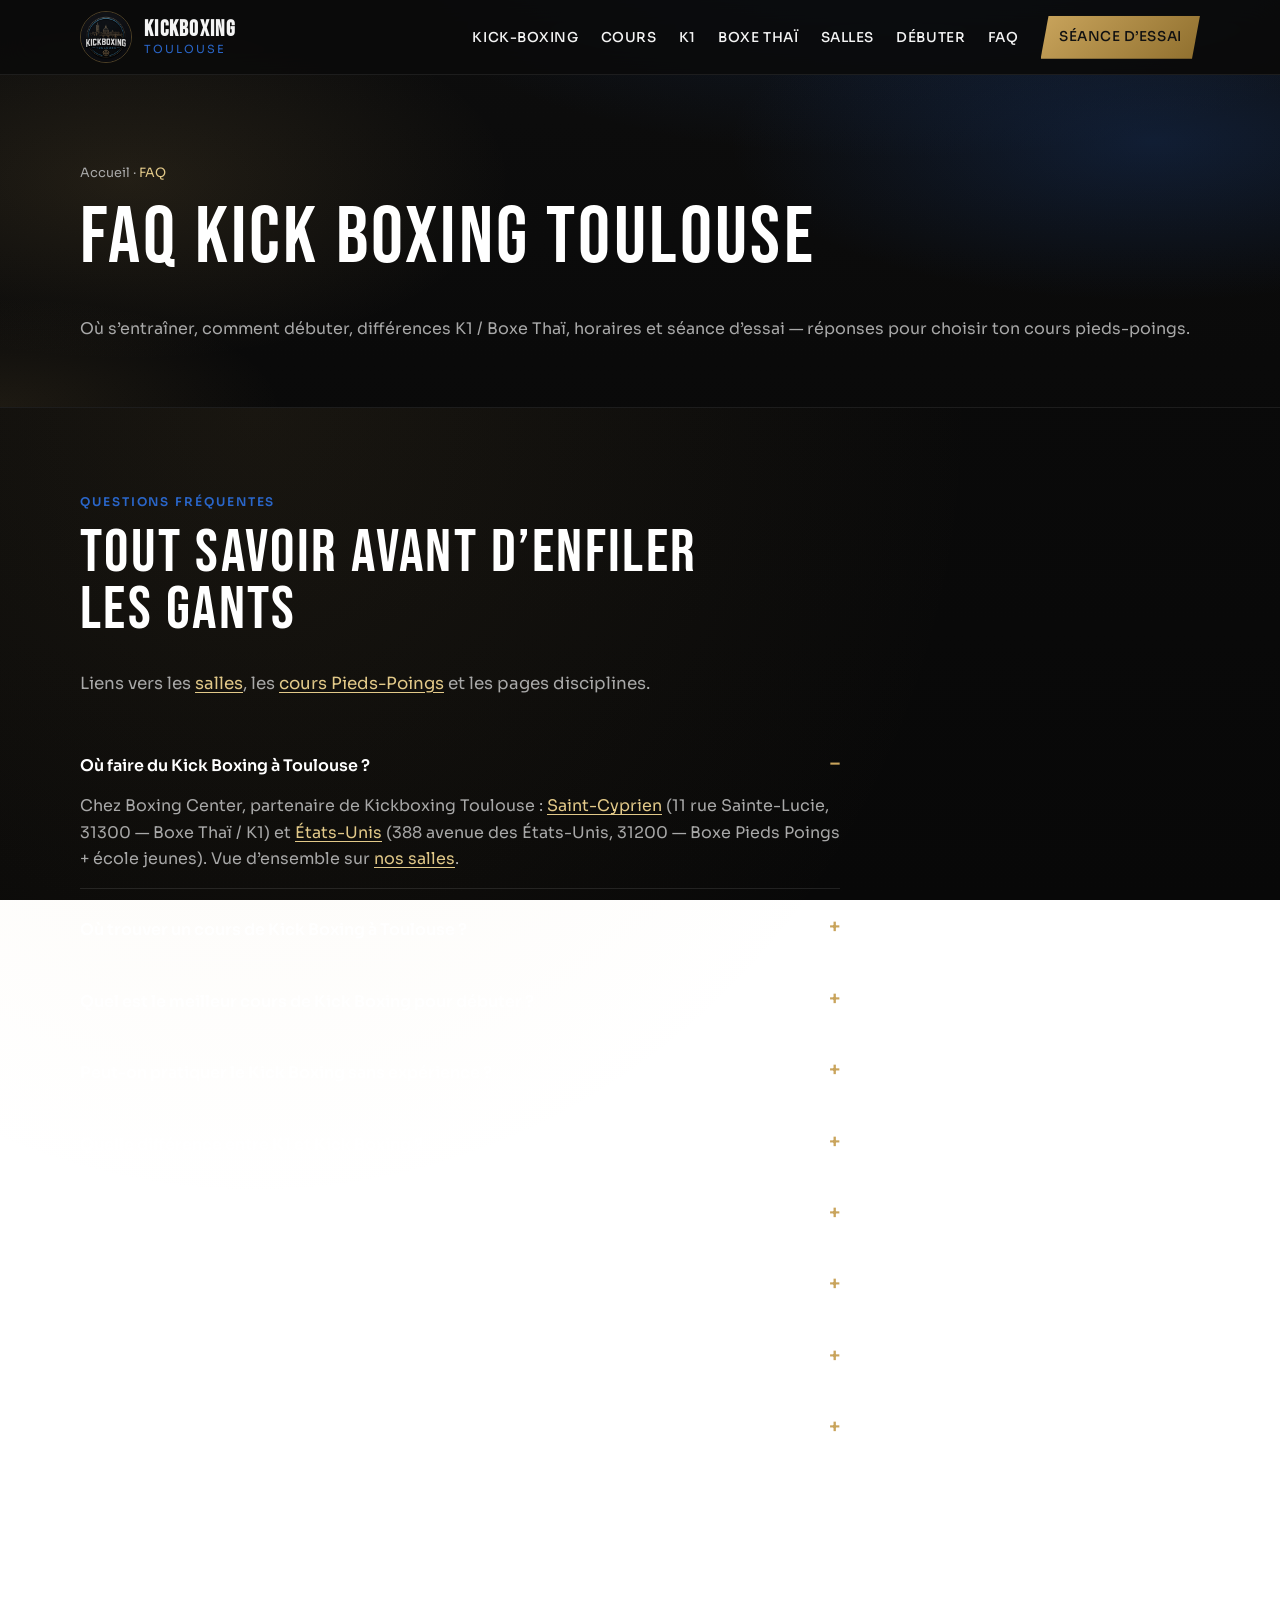
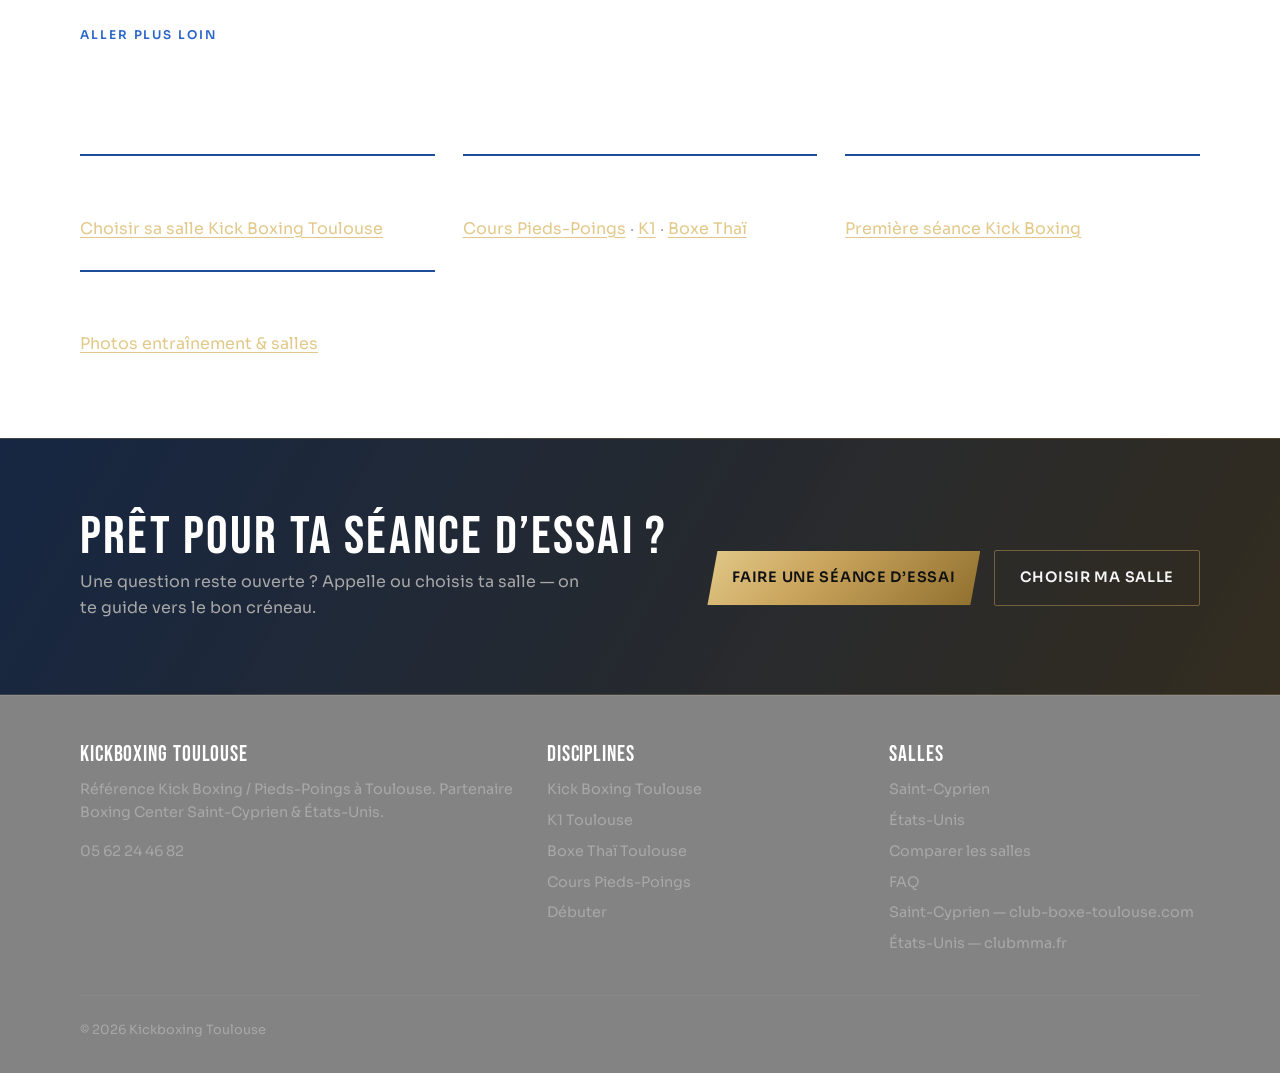
<file: faq.html>
<!DOCTYPE html>
<html lang="fr">
<head>
  <meta charset="UTF-8">
  <meta name="viewport" content="width=device-width, initial-scale=1">
  <title>FAQ Kick Boxing Toulouse | Horaires, Débuter, K1 &amp; Boxe Thaï</title>
  <meta name="description" content="FAQ Kick Boxing Toulouse : où s’entraîner, différence K1 / Boxe Thaï, Pieds-Poings, horaires Saint-Cyprien &amp; États-Unis, séance d’essai sans expérience.">
  <meta name="robots" content="index, follow, max-image-preview:large">
  <link rel="canonical" href="https://kickboxing-toulouse.fr/faq.html">
  <meta property="og:locale" content="fr_FR">
  <meta property="og:type" content="website">
  <meta property="og:site_name" content="Kickboxing Toulouse">
  <meta property="og:title" content="FAQ Kick Boxing Toulouse">
  <meta property="og:description" content="Réponses claires sur le Kick Boxing à Toulouse : salles, cours, K1, Boxe Thaï, débutants, horaires et essai.">
  <meta property="og:url" content="https://kickboxing-toulouse.fr/faq.html">
  <meta property="og:image" content="https://kickboxing-toulouse.fr/assets/photos/entrainement/combat.webp">
  <meta name="twitter:card" content="summary_large_image">
  <link rel="icon" href="assets/logo.jpeg" type="image/jpeg">
  <link rel="preconnect" href="https://fonts.googleapis.com">
  <link rel="preconnect" href="https://fonts.gstatic.com" crossorigin>
  <link href="https://fonts.googleapis.com/css2?family=Bebas+Neue&family=Sora:wght@400;500;600;700&display=swap" rel="stylesheet">
  <link rel="stylesheet" href="css/styles.css">
  <script type="application/ld+json">
  {
    "@context": "https://schema.org",
    "@type": "BreadcrumbList",
    "itemListElement": [
      { "@type": "ListItem", "position": 1, "name": "Accueil", "item": "https://kickboxing-toulouse.fr/" },
      { "@type": "ListItem", "position": 2, "name": "FAQ", "item": "https://kickboxing-toulouse.fr/faq.html" }
    ]
  }
  </script>
  <script type="application/ld+json">
  {
    "@context": "https://schema.org",
    "@type": "FAQPage",
    "mainEntity": [
      {
        "@type": "Question",
        "name": "Où faire du Kick Boxing à Toulouse ?",
        "acceptedAnswer": {
          "@type": "Answer",
          "text": "Tu peux pratiquer le Kick Boxing à Toulouse dans les salles partenaires Boxing Center : Saint-Cyprien (11 rue Sainte-Lucie, 31300) en Boxe Thaï / K1, et États-Unis (388 avenue des États-Unis, 31200) en Boxe Pieds Poings, avec école jeunes."
        }
      },
      {
        "@type": "Question",
        "name": "Où trouver un cours de Kick Boxing à Toulouse ?",
        "acceptedAnswer": {
          "@type": "Answer",
          "text": "Les cours de Kick Boxing / Pieds-Poings sont proposés chez Boxing Center Saint-Cyprien et États-Unis. Consulte les pages cours Pieds-Poings et nos salles pour les créneaux, puis contacte le 05 62 24 46 82."
        }
      },
      {
        "@type": "Question",
        "name": "Quel est le meilleur cours de Kick Boxing pour débuter ?",
        "acceptedAnswer": {
          "@type": "Answer",
          "text": "Pour débuter, choisis un créneau Boxe Thaï / K1 à Saint-Cyprien ou Boxe Pieds Poings à États-Unis selon ton quartier. Les deux accueillent les débutants : bases de garde, pieds-poings et cardio progressif. La page Débuter le Kick Boxing détaille la première séance."
        }
      },
      {
        "@type": "Question",
        "name": "Peut-on pratiquer le Kick Boxing sans expérience ?",
        "acceptedAnswer": {
          "@type": "Answer",
          "text": "Oui. Aucune expérience n’est requise. Tu démarres sur la technique, les déplacements et le conditioning. Une séance d’essai permet de découvrir le rythme avant de t’engager."
        }
      },
      {
        "@type": "Question",
        "name": "Quelle différence entre K1 et Kick Boxing ?",
        "acceptedAnswer": {
          "@type": "Answer",
          "text": "Le Kick Boxing classique utilise surtout poings et pieds (selon règlements). Le K1 ajoute typiquement genoux et balayages, avec un rythme de round plus orienté compétition. À Toulouse, les créneaux Boxe Thaï / K1 et Pieds-Poings travaillent ces familles de frappes selon le coaching."
        }
      },
      {
        "@type": "Question",
        "name": "Quelle différence entre Kick Boxing et Boxe Thaï ?",
        "acceptedAnswer": {
          "@type": "Answer",
          "text": "Le Kick Boxing se concentre sur poings et pieds. La Boxe Thaï (Muay Thaï) élargit l’arsenal avec coudes, clinch et tradition (wai kru). Les deux restent des sports pieds-poings ; Saint-Cyprien propose des créneaux Boxe Thaï / K1."
        }
      },
      {
        "@type": "Question",
        "name": "Où pratiquer les Pieds-Poings à Toulouse ?",
        "acceptedAnswer": {
          "@type": "Answer",
          "text": "Les Pieds-Poings se pratiquent chez Boxing Center États-Unis (Boxe Pieds Poings adultes + école jeunes) et à Saint-Cyprien (Boxe Thaï / K1). Compare les deux salles pour choisir ton quartier et tes horaires."
        }
      },
      {
        "@type": "Question",
        "name": "Quels sont les horaires des cours ?",
        "acceptedAnswer": {
          "@type": "Answer",
          "text": "Saint-Cyprien (Boxe Thaï / K1) : mardi et jeudi 12h40–13h20 et 20h00–21h15 ; vendredi 19h00–20h00 ; samedi 18h20–20h00. États-Unis (Pieds-Poings) : lundi 12h40–13h20 et 18h30–19h40 ; mardi 19h50–21h15 ; mercredi 12h40–13h20, jeunes 15h–17h, 18h30–19h40 ; jeudi 19h50–21h15 ; vendredi 18h30–19h40 ; samedi école jeunes 14h15–17h00."
        }
      },
      {
        "@type": "Question",
        "name": "Comment faire une séance d’essai ?",
        "acceptedAnswer": {
          "@type": "Answer",
          "text": "Appelle le 05 62 24 46 82, indique ta salle (Saint-Cyprien ou États-Unis) et le créneau souhaité, ou rejoins Boxing Center via les pages salles. Précise que tu veux une séance d’essai Kick Boxing / Pieds-Poings."
        }
      }
    ]
  }
  </script>
</head>
<body>
  <a class="skip-link" href="#contenu">Aller au contenu</a>
  <header class="site-header">
    <div class="container nav">
      <a class="brand" href="index.html">
        <img src="assets/logo.jpeg" width="52" height="52" alt="Logo Kickboxing Toulouse">
        <span class="brand-text"><strong>KICKBOXING</strong><span>Toulouse</span></span>
      </a>
      <button class="nav-toggle" type="button" aria-label="Ouvrir le menu" aria-expanded="false" aria-controls="menu">
        <span></span><span></span><span></span>
      </button>
      <ul class="nav-links" id="menu">
        <li><a href="kick-boxing-toulouse.html">Kick-Boxing</a></li>
        <li><a href="cours-pieds-poings.html">Cours</a></li>
        <li><a href="k1-toulouse.html">K1</a></li>
        <li><a href="boxe-thai-toulouse.html">Boxe Thaï</a></li>
        <li><a href="nos-salles.html">Salles</a></li>
        <li><a href="debuter-kick-boxing.html">Débuter</a></li>
        <li><a href="faq.html" aria-current="page">FAQ</a></li>
        <li><a href="#essai" class="nav-cta">Séance d’essai</a></li>
      </ul>
    </div>
  </header>

  <main id="contenu">
    <div class="page-hero">
      <div class="container">
        <nav class="breadcrumbs" aria-label="Fil d'Ariane">
          <a href="index.html">Accueil</a> · <span aria-current="page">FAQ</span>
        </nav>
        <h1>FAQ Kick Boxing Toulouse</h1>
        <p>Où s’entraîner, comment débuter, différences K1 / Boxe Thaï, horaires et séance d’essai — réponses pour choisir ton cours pieds-poings.</p>
      </div>
    </div>

    <section class="faq" aria-labelledby="faq-title">
      <div class="container">
        <div class="section-head reveal">
          <span class="eyebrow">Questions fréquentes</span>
          <h2 id="faq-title">Tout savoir avant d’enfiler les gants</h2>
          <p>Liens vers les <a href="nos-salles.html">salles</a>, les <a href="cours-pieds-poings.html">cours Pieds-Poings</a> et les pages disciplines.</p>
        </div>
        <div class="faq-list reveal">
          <details open>
            <summary>Où faire du Kick Boxing à Toulouse&nbsp;?</summary>
            <p>Chez Boxing Center, partenaire de Kickboxing Toulouse&nbsp;: <a href="salles/saint-cyprien.html">Saint-Cyprien</a> (11 rue Sainte-Lucie, 31300 — Boxe Thaï / K1) et <a href="salles/etats-unis.html">États-Unis</a> (388 avenue des États-Unis, 31200 — Boxe Pieds Poings + école jeunes). Vue d’ensemble sur <a href="nos-salles.html">nos salles</a>.</p>
          </details>
          <details>
            <summary>Où trouver un cours de Kick Boxing à Toulouse&nbsp;?</summary>
            <p>Consulte la page <a href="cours-pieds-poings.html">cours Pieds-Poings</a> pour les créneaux, puis la fiche salle qui te correspond. Tu peux aussi partir de <a href="kick-boxing-toulouse.html">Kick Boxing Toulouse</a> ou appeler le <a href="tel:+33562244682">05&nbsp;62&nbsp;24&nbsp;46&nbsp;82</a>.</p>
          </details>
          <details>
            <summary>Quel est le meilleur cours de Kick Boxing pour débuter&nbsp;?</summary>
            <p>Celui le plus proche de chez toi, sur un créneau où tu peux être régulier. Saint-Cyprien et États-Unis accueillent les débutants. Guide pas à pas&nbsp;: <a href="debuter-kick-boxing.html">Débuter le Kick Boxing</a>.</p>
          </details>
          <details>
            <summary>Peut-on pratiquer le Kick Boxing sans expérience&nbsp;?</summary>
            <p>Oui. Tu commences par la garde, les déplacements et les bases pieds-poings. Aucune compétition n’est exigée pour progresser en loisir. Une <a href="#essai">séance d’essai</a> permet de tester l’ambiance.</p>
          </details>
          <details>
            <summary>Quelle différence entre K1 et Kick Boxing&nbsp;?</summary>
            <p>Le Kick Boxing s’appuie surtout sur poings et pieds. Le <a href="k1-toulouse.html">K1</a> intègre davantage genoux et balayages, avec un tempo souvent plus «&nbsp;combat&nbsp;». Les créneaux Toulouse travaillent ces dimensions selon le coach et le groupe.</p>
          </details>
          <details>
            <summary>Quelle différence entre Kick Boxing et Boxe Thaï&nbsp;?</summary>
            <p>La <a href="boxe-thai-toulouse.html">Boxe Thaï</a> (Muay Thaï) ajoute coudes, clinch et culture traditionnelle. Le Kick Boxing reste plus centré pieds-poings «&nbsp;occidentaux&nbsp;». À Saint-Cyprien, le créneau s’intitule Boxe Thaï / K1.</p>
          </details>
          <details>
            <summary>Où pratiquer les Pieds-Poings à Toulouse&nbsp;?</summary>
            <p>Principalement à <a href="salles/etats-unis.html">Boxing Center États-Unis</a> (Boxe Pieds Poings) et à <a href="salles/saint-cyprien.html">Saint-Cyprien</a> (Boxe Thaï / K1). Détails sur <a href="cours-pieds-poings.html">cours Pieds-Poings</a>.</p>
          </details>
          <details>
            <summary>Quels sont les horaires des cours&nbsp;?</summary>
            <p><strong style="color:#fff">Saint-Cyprien</strong>&nbsp;: mardi et jeudi 12h40–13h20 &amp; 20h00–21h15&nbsp;; vendredi 19h00–20h00&nbsp;; samedi 18h20–20h00.<br>
            <strong style="color:#fff">États-Unis</strong>&nbsp;: lundi 12h40–13h20 &amp; 18h30–19h40&nbsp;; mardi 19h50–21h15&nbsp;; mercredi 12h40–13h20, jeunes 15h–17h, 18h30–19h40&nbsp;; jeudi 19h50–21h15&nbsp;; vendredi 18h30–19h40&nbsp;; samedi école jeunes 14h15–17h00.<br>
            Planning détaillé&nbsp;: <a href="nos-salles.html">comparer les salles</a>.</p>
          </details>
          <details>
            <summary>Comment faire une séance d’essai&nbsp;?</summary>
            <p>Appelle le <a href="tel:+33562244682">05&nbsp;62&nbsp;24&nbsp;46&nbsp;82</a>, choisis <a href="salles/saint-cyprien.html">Saint-Cyprien</a> ou <a href="salles/etats-unis.html">États-Unis</a>, ou rejoins Boxing Center via les liens des fiches salles. Indique Kick Boxing / Pieds-Poings et ton niveau.</p>
          </details>
        </div>
      </div>
    </section>

    <section>
      <div class="container">
        <div class="section-head reveal">
          <span class="eyebrow">Aller plus loin</span>
          <h2>Pages utiles</h2>
        </div>
        <div class="benefit-grid reveal">
          <article class="benefit-item"><h3>Salles</h3><p><a href="nos-salles.html">Choisir sa salle Kick Boxing Toulouse</a></p></article>
          <article class="benefit-item"><h3>Cours</h3><p><a href="cours-pieds-poings.html">Cours Pieds-Poings</a> · <a href="k1-toulouse.html">K1</a> · <a href="boxe-thai-toulouse.html">Boxe Thaï</a></p></article>
          <article class="benefit-item"><h3>Débuter</h3><p><a href="debuter-kick-boxing.html">Première séance Kick Boxing</a></p></article>
          <article class="benefit-item"><h3>Galerie</h3><p><a href="galerie.html">Photos entraînement &amp; salles</a></p></article>
        </div>
      </div>
    </section>

    <section class="cta-band" id="essai">
      <div class="container reveal">
        <div>
          <h2>Prêt pour ta séance d’essai&nbsp;?</h2>
          <p>Une question reste ouverte&nbsp;? Appelle ou choisis ta salle — on te guide vers le bon créneau.</p>
        </div>
        <div class="cta-row">
          <a class="btn btn-primary" href="tel:+33562244682">Faire une séance d’essai</a>
          <a class="btn btn-ghost" href="nos-salles.html">Choisir ma salle</a>
        </div>
      </div>
    </section>
  </main>

  <footer class="site-footer">
    <div class="container">
      <div class="footer-grid">
        <div>
          <h3>Kickboxing Toulouse</h3>
          <p>Référence Kick Boxing / Pieds-Poings à Toulouse. Partenaire Boxing Center Saint-Cyprien &amp; États-Unis.</p>
          <p><a href="tel:+33562244682">05 62 24 46 82</a></p>
        </div>
        <div>
          <h3>Disciplines</h3>
          <ul>
            <li><a href="kick-boxing-toulouse.html">Kick Boxing Toulouse</a></li>
            <li><a href="k1-toulouse.html">K1 Toulouse</a></li>
            <li><a href="boxe-thai-toulouse.html">Boxe Thaï Toulouse</a></li>
            <li><a href="cours-pieds-poings.html">Cours Pieds-Poings</a></li>
            <li><a href="debuter-kick-boxing.html">Débuter</a></li>
          </ul>
        </div>
        <div>
          <h3>Salles</h3>
          <ul>
            <li><a href="salles/saint-cyprien.html">Saint-Cyprien</a></li>
            <li><a href="salles/etats-unis.html">États-Unis</a></li>
            <li><a href="nos-salles.html">Comparer les salles</a></li>
            <li><a href="faq.html">FAQ</a></li>
            <li><a href="https://club-boxe-toulouse.com/" rel="noopener" target="_blank">Saint-Cyprien — club-boxe-toulouse.com</a></li>
            <li><a href="https://clubmma.fr/" rel="noopener" target="_blank">États-Unis — clubmma.fr</a></li>
          </ul>
        </div>
      </div>
      <div class="footer-bottom">
        <span>© <span data-year>2026</span> Kickboxing Toulouse</span>
</div>
    </div>
  </footer>
  <script src="js/main.js"></script>
</body>
</html>
</file>
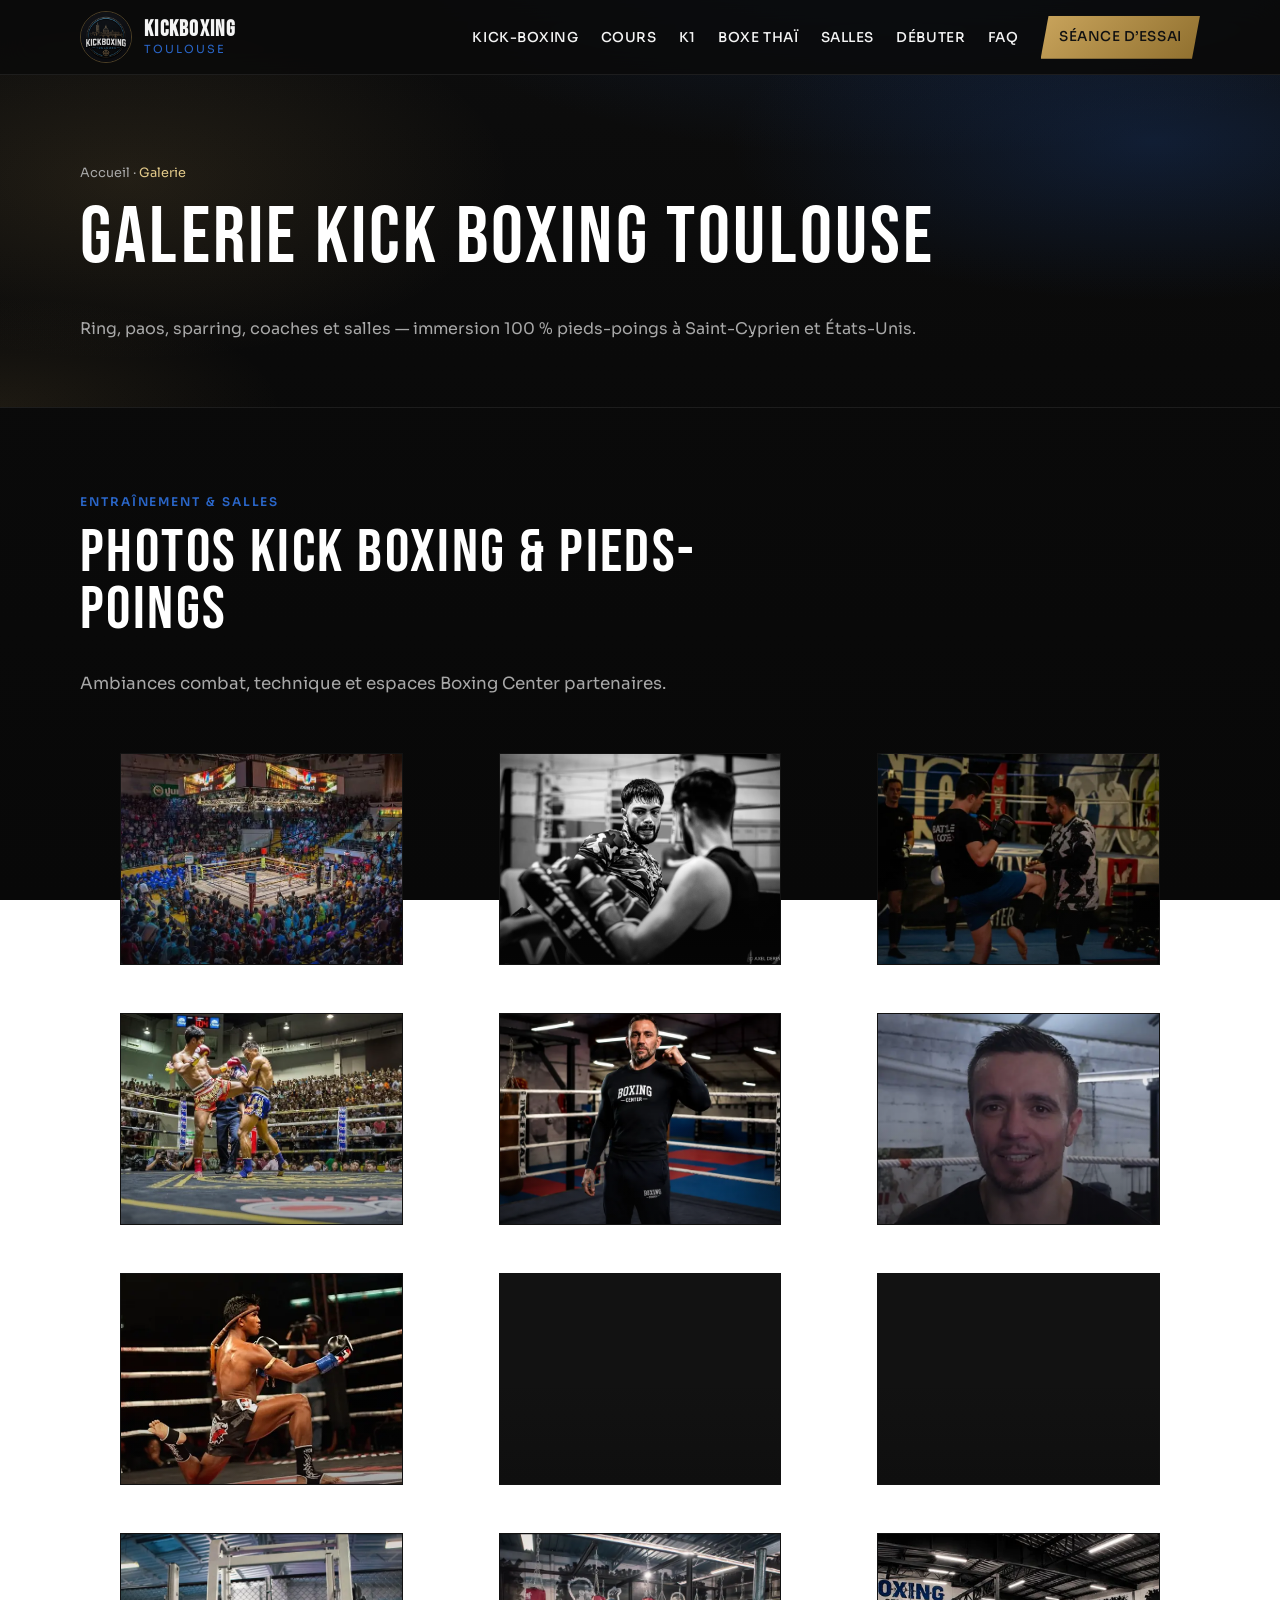
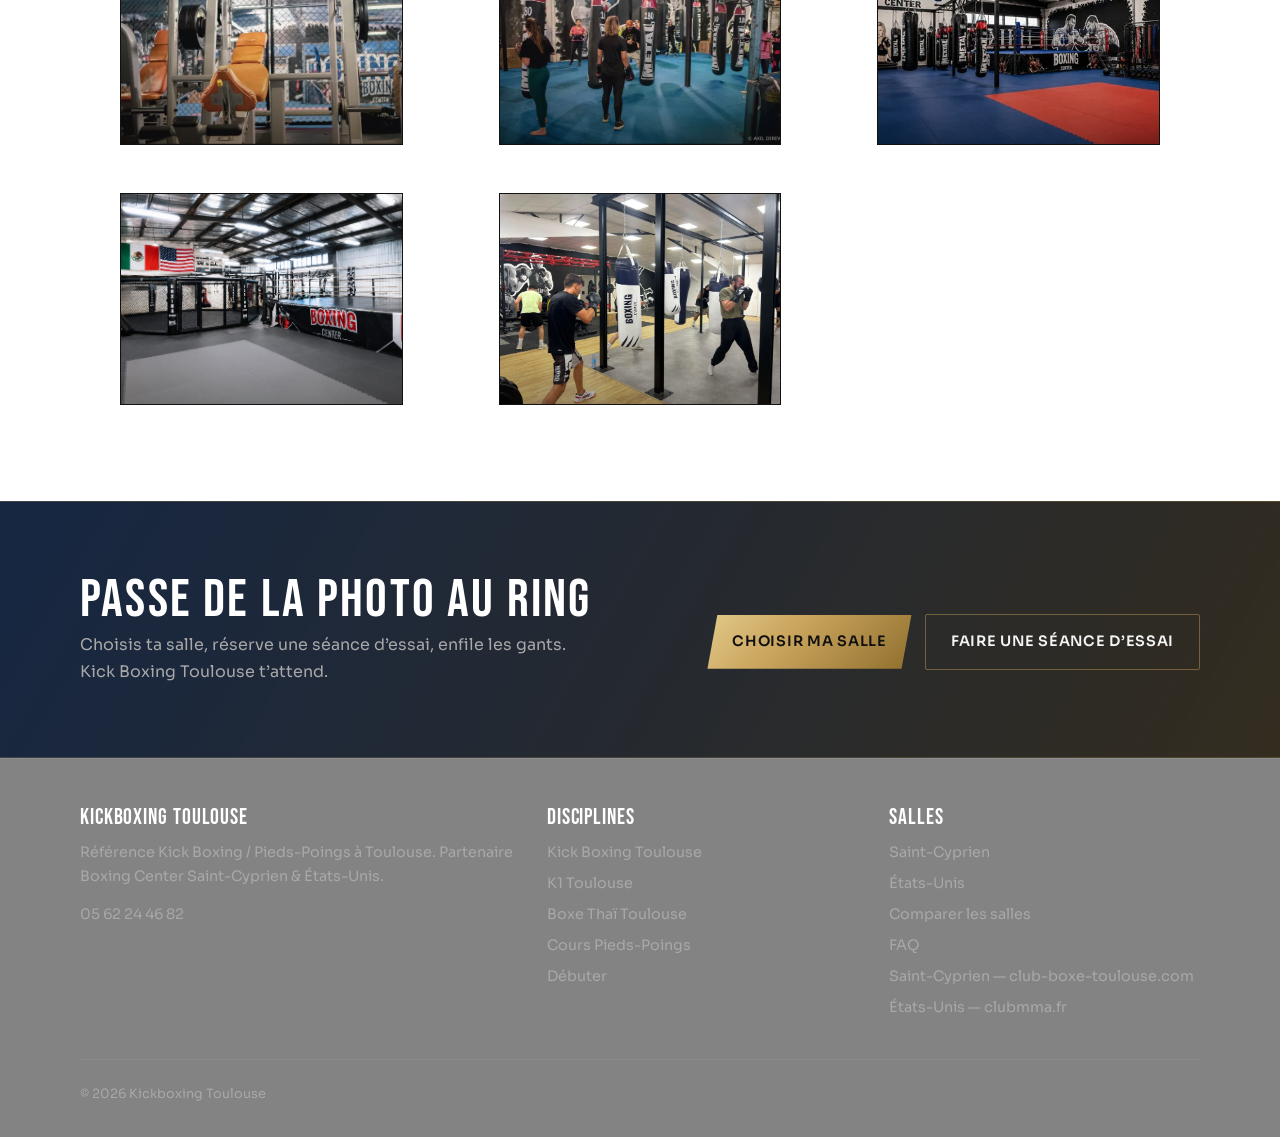
<file: galerie.html>
<!DOCTYPE html>
<html lang="fr">
<head>
  <meta charset="UTF-8">
  <meta name="viewport" content="width=device-width, initial-scale=1">
  <title>Galerie Kick Boxing Toulouse | Photos Entraînement &amp; Salles</title>
  <meta name="description" content="Galerie Kick Boxing Toulouse : photos entraînement pieds-poings, paos, ring, coaches, salles Boxing Center Saint-Cyprien et États-Unis.">
  <meta name="robots" content="index, follow, max-image-preview:large">
  <link rel="canonical" href="https://kickboxing-toulouse.fr/galerie.html">
  <meta property="og:locale" content="fr_FR">
  <meta property="og:type" content="website">
  <meta property="og:site_name" content="Kickboxing Toulouse">
  <meta property="og:title" content="Galerie Kick Boxing Toulouse">
  <meta property="og:description" content="Immersion visuelle : Kick Boxing, Pieds-Poings, ring, paos et salles partenaires à Toulouse.">
  <meta property="og:url" content="https://kickboxing-toulouse.fr/galerie.html">
  <meta property="og:image" content="https://kickboxing-toulouse.fr/assets/photos/entrainement/combat.webp">
  <meta name="twitter:card" content="summary_large_image">
  <link rel="icon" href="assets/logo.jpeg" type="image/jpeg">
  <link rel="preconnect" href="https://fonts.googleapis.com">
  <link rel="preconnect" href="https://fonts.gstatic.com" crossorigin>
  <link href="https://fonts.googleapis.com/css2?family=Bebas+Neue&family=Sora:wght@400;500;600;700&display=swap" rel="stylesheet">
  <link rel="stylesheet" href="css/styles.css">
  <script type="application/ld+json">
  {
    "@context": "https://schema.org",
    "@type": "BreadcrumbList",
    "itemListElement": [
      { "@type": "ListItem", "position": 1, "name": "Accueil", "item": "https://kickboxing-toulouse.fr/" },
      { "@type": "ListItem", "position": 2, "name": "Galerie", "item": "https://kickboxing-toulouse.fr/galerie.html" }
    ]
  }
  </script>
  <script type="application/ld+json">
  {
    "@context": "https://schema.org",
    "@type": "ImageGallery",
    "name": "Galerie Kick Boxing Toulouse",
    "url": "https://kickboxing-toulouse.fr/galerie.html",
    "description": "Photos d’entraînement Kick Boxing et Pieds-Poings à Toulouse — salles Saint-Cyprien et États-Unis.",
    "isPartOf": { "@id": "https://kickboxing-toulouse.fr/#website" }
  }
  </script>
</head>
<body>
  <a class="skip-link" href="#contenu">Aller au contenu</a>
  <header class="site-header">
    <div class="container nav">
      <a class="brand" href="index.html">
        <img src="assets/logo.jpeg" width="52" height="52" alt="Logo Kickboxing Toulouse">
        <span class="brand-text"><strong>KICKBOXING</strong><span>Toulouse</span></span>
      </a>
      <button class="nav-toggle" type="button" aria-label="Ouvrir le menu" aria-expanded="false" aria-controls="menu">
        <span></span><span></span><span></span>
      </button>
      <ul class="nav-links" id="menu">
        <li><a href="kick-boxing-toulouse.html">Kick-Boxing</a></li>
        <li><a href="cours-pieds-poings.html">Cours</a></li>
        <li><a href="k1-toulouse.html">K1</a></li>
        <li><a href="boxe-thai-toulouse.html">Boxe Thaï</a></li>
        <li><a href="nos-salles.html">Salles</a></li>
        <li><a href="debuter-kick-boxing.html">Débuter</a></li>
        <li><a href="faq.html">FAQ</a></li>
        <li><a href="#essai" class="nav-cta">Séance d’essai</a></li>
      </ul>
    </div>
  </header>

  <main id="contenu">
    <div class="page-hero">
      <div class="container">
        <nav class="breadcrumbs" aria-label="Fil d'Ariane">
          <a href="index.html">Accueil</a> · <span aria-current="page">Galerie</span>
        </nav>
        <h1>Galerie Kick Boxing Toulouse</h1>
        <p>Ring, paos, sparring, coaches et salles — immersion 100&nbsp;% pieds-poings à Saint-Cyprien et États-Unis.</p>
      </div>
    </div>

    <section aria-labelledby="galerie-title">
      <div class="container">
        <div class="section-head reveal">
          <span class="eyebrow">Entraînement &amp; salles</span>
          <h2 id="galerie-title">Photos Kick Boxing &amp; Pieds-Poings</h2>
          <p>Ambiances combat, technique et espaces Boxing Center partenaires.</p>
        </div>
        <div class="gallery-grid">
          <figure class="gallery-item reveal">
            <img src="assets/photos/entrainement/combat.webp" width="900" height="675" loading="lazy" alt="Sparring Kick Boxing Toulouse — combat pieds-poings sur le ring">
          </figure>
          <figure class="gallery-item reveal">
            <img src="assets/photos/entrainement/boxe-thai-header.webp" width="900" height="675" loading="lazy" alt="Entraînement Boxe Thaï et Kick Boxing Toulouse — travail de round">
          </figure>
          <figure class="gallery-item reveal">
            <img src="assets/photos/entrainement/boxe-thai-1.webp" width="900" height="675" loading="lazy" alt="Travail aux paos Kick Boxing Toulouse — frappes pieds-poings">
          </figure>
          <figure class="gallery-item reveal">
            <img src="assets/photos/entrainement/boxe-thai-2.webp" width="900" height="675" loading="lazy" alt="Cours Pieds-Poings Toulouse — pads et combinaisons Kick Boxing">
          </figure>
          <figure class="gallery-item reveal">
            <img src="assets/photos/entrainement/coach-jerome.webp" width="900" height="675" loading="lazy" alt="Coach Kick Boxing Toulouse Jérôme — encadrement combat">
          </figure>
          <figure class="gallery-item reveal">
            <img src="assets/photos/entrainement/coach-renaud.webp" width="900" height="675" loading="lazy" alt="Coach Kick Boxing Toulouse Renaud — séance pieds-poings">
          </figure>
          <figure class="gallery-item reveal">
            <img src="assets/photos/entrainement/danse-wai-kru.webp" width="900" height="675" loading="lazy" alt="Wai Kru Boxe Thaï Toulouse — tradition avant combat Kick Boxing">
          </figure>
          <figure class="gallery-item reveal">
            <img src="assets/photos/salles/saint-cyprien-hero.webp" width="900" height="675" loading="lazy" alt="Salle Kick Boxing Saint-Cyprien Toulouse — Boxing Center rue Sainte-Lucie">
          </figure>
          <figure class="gallery-item reveal">
            <img src="assets/photos/salles/saint-cyprien-1.webp" width="900" height="675" loading="lazy" alt="Espace combat Kick Boxing Saint-Cyprien — sacs et zone pads">
          </figure>
          <figure class="gallery-item reveal">
            <img src="assets/photos/salles/saint-cyprien-2.webp" width="900" height="675" loading="lazy" alt="Ring et salle Boxing Center Saint-Cyprien Toulouse Kick Boxing">
          </figure>
          <figure class="gallery-item reveal">
            <img src="assets/photos/salles/saint-cyprien-3.webp" width="900" height="675" loading="lazy" alt="Matériel boxe pieds-poings Saint-Cyprien Toulouse">
          </figure>
          <figure class="gallery-item reveal">
            <img src="assets/photos/salles/saint-cyprien-espace.webp" width="900" height="675" loading="lazy" alt="Espace entraînement Kick Boxing Boxing Center Saint-Cyprien">
          </figure>
          <figure class="gallery-item reveal">
            <img src="assets/photos/salles/etats-unis-hero.jpg" width="900" height="675" loading="lazy" alt="Salle Kick Boxing Toulouse États-Unis — grand espace combat">
          </figure>
          <figure class="gallery-item reveal">
            <img src="assets/photos/salles/etats-unis-espace.webp" width="900" height="675" loading="lazy" alt="Espace Pieds-Poings Boxing Center avenue des États-Unis Toulouse">
          </figure>
        </div>
      </div>
    </section>

    <section class="cta-band" id="essai">
      <div class="container reveal">
        <div>
          <h2>Passe de la photo au ring</h2>
          <p>Choisis ta salle, réserve une séance d’essai, enfile les gants. Kick Boxing Toulouse t’attend.</p>
        </div>
        <div class="cta-row">
          <a class="btn btn-primary" href="nos-salles.html">Choisir ma salle</a>
          <a class="btn btn-ghost" href="tel:+33562244682">Faire une séance d’essai</a>
        </div>
      </div>
    </section>
  </main>

  <footer class="site-footer">
    <div class="container">
      <div class="footer-grid">
        <div>
          <h3>Kickboxing Toulouse</h3>
          <p>Référence Kick Boxing / Pieds-Poings à Toulouse. Partenaire Boxing Center Saint-Cyprien &amp; États-Unis.</p>
          <p><a href="tel:+33562244682">05 62 24 46 82</a></p>
        </div>
        <div>
          <h3>Disciplines</h3>
          <ul>
            <li><a href="kick-boxing-toulouse.html">Kick Boxing Toulouse</a></li>
            <li><a href="k1-toulouse.html">K1 Toulouse</a></li>
            <li><a href="boxe-thai-toulouse.html">Boxe Thaï Toulouse</a></li>
            <li><a href="cours-pieds-poings.html">Cours Pieds-Poings</a></li>
            <li><a href="debuter-kick-boxing.html">Débuter</a></li>
          </ul>
        </div>
        <div>
          <h3>Salles</h3>
          <ul>
            <li><a href="salles/saint-cyprien.html">Saint-Cyprien</a></li>
            <li><a href="salles/etats-unis.html">États-Unis</a></li>
            <li><a href="nos-salles.html">Comparer les salles</a></li>
            <li><a href="faq.html">FAQ</a></li>
            <li><a href="https://club-boxe-toulouse.com/" rel="noopener" target="_blank">Saint-Cyprien — club-boxe-toulouse.com</a></li>
            <li><a href="https://clubmma.fr/" rel="noopener" target="_blank">États-Unis — clubmma.fr</a></li>
          </ul>
        </div>
      </div>
      <div class="footer-bottom">
        <span>© <span data-year>2026</span> Kickboxing Toulouse</span>
</div>
    </div>
  </footer>
  <script src="js/main.js"></script>
</body>
</html>
</file>
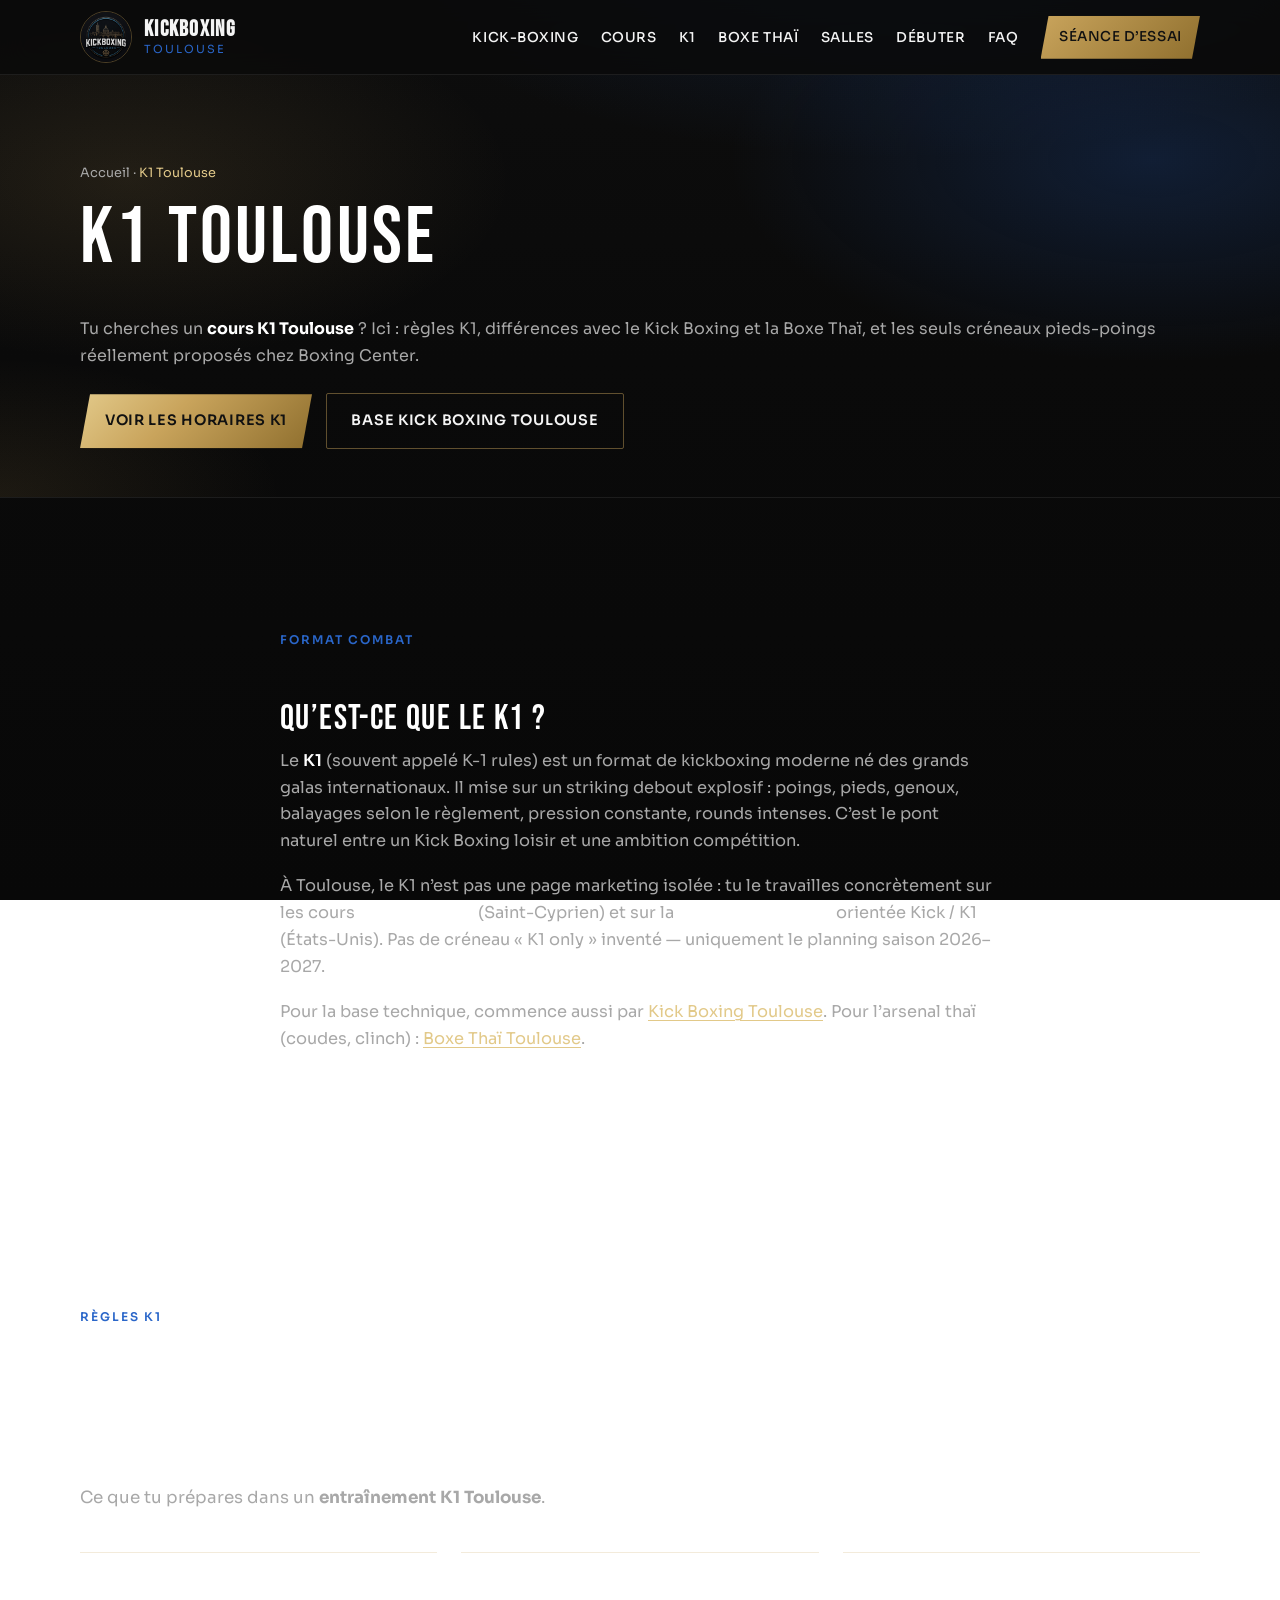
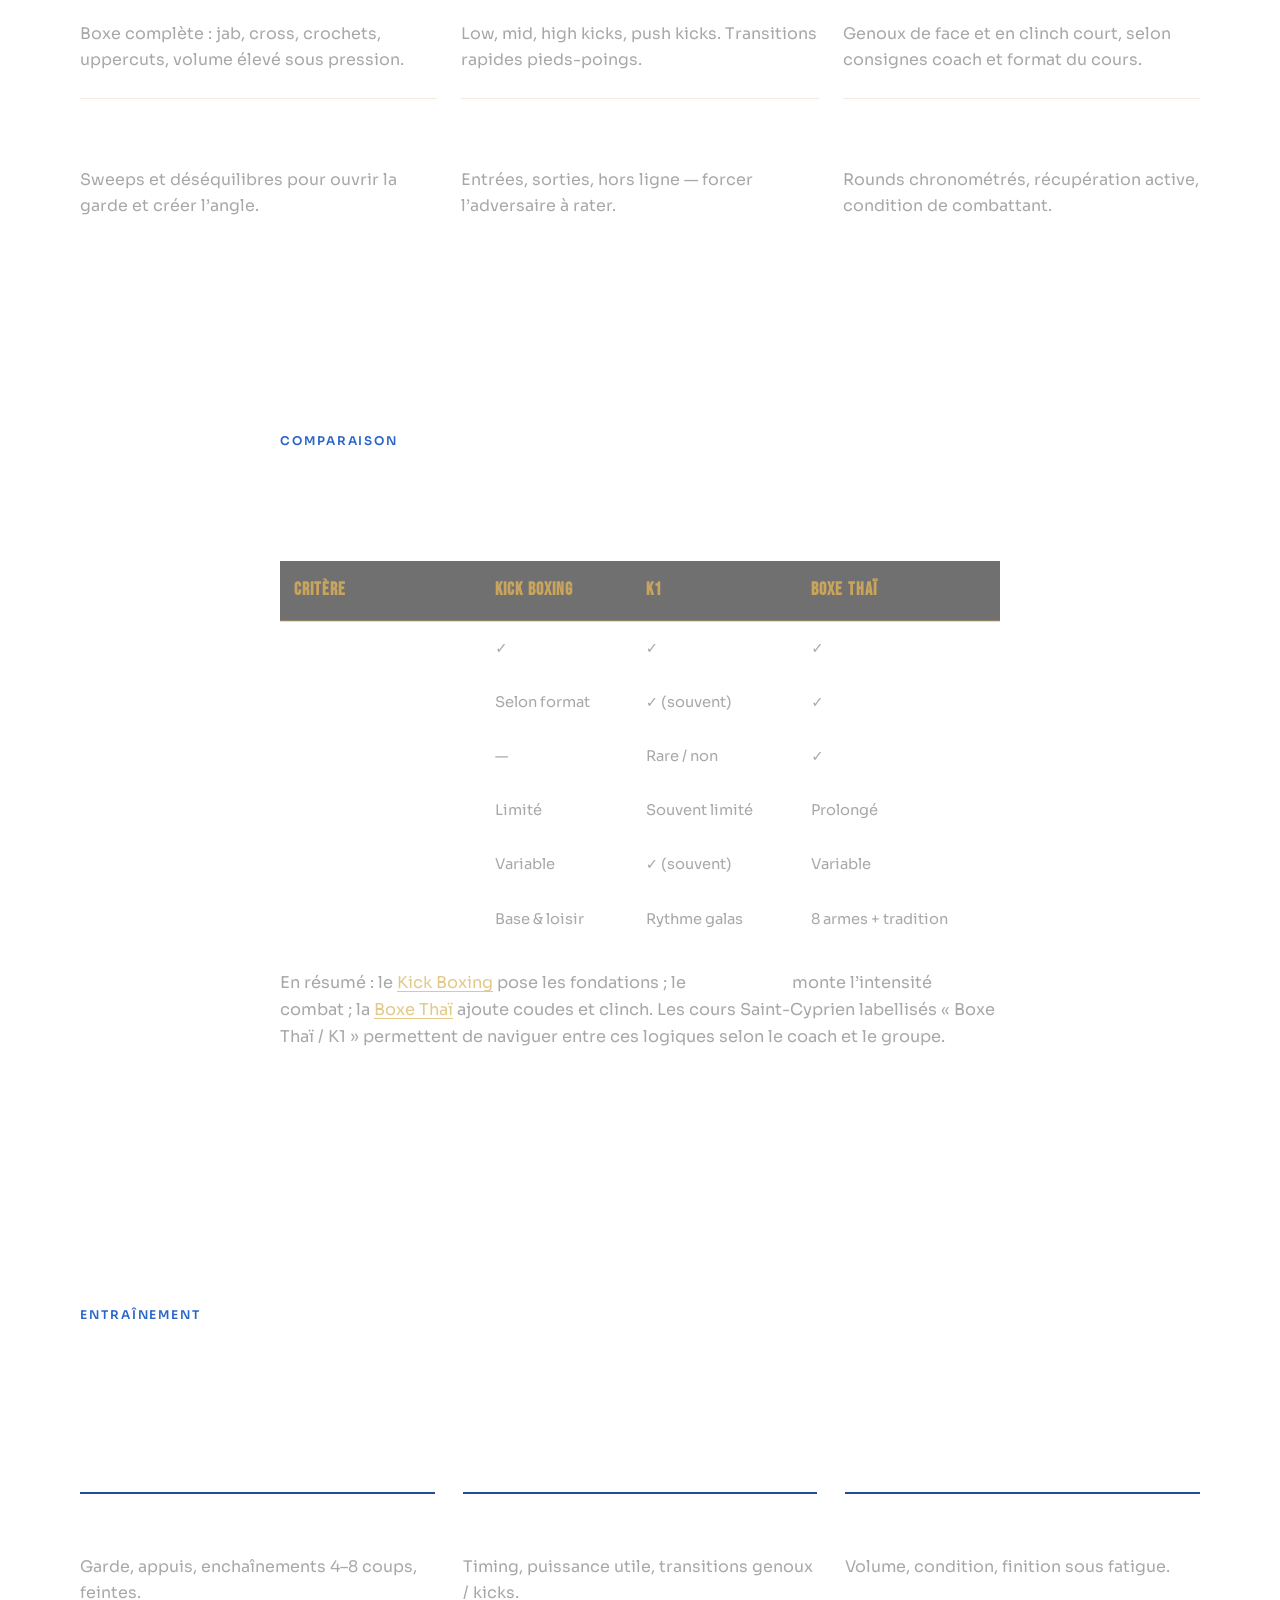
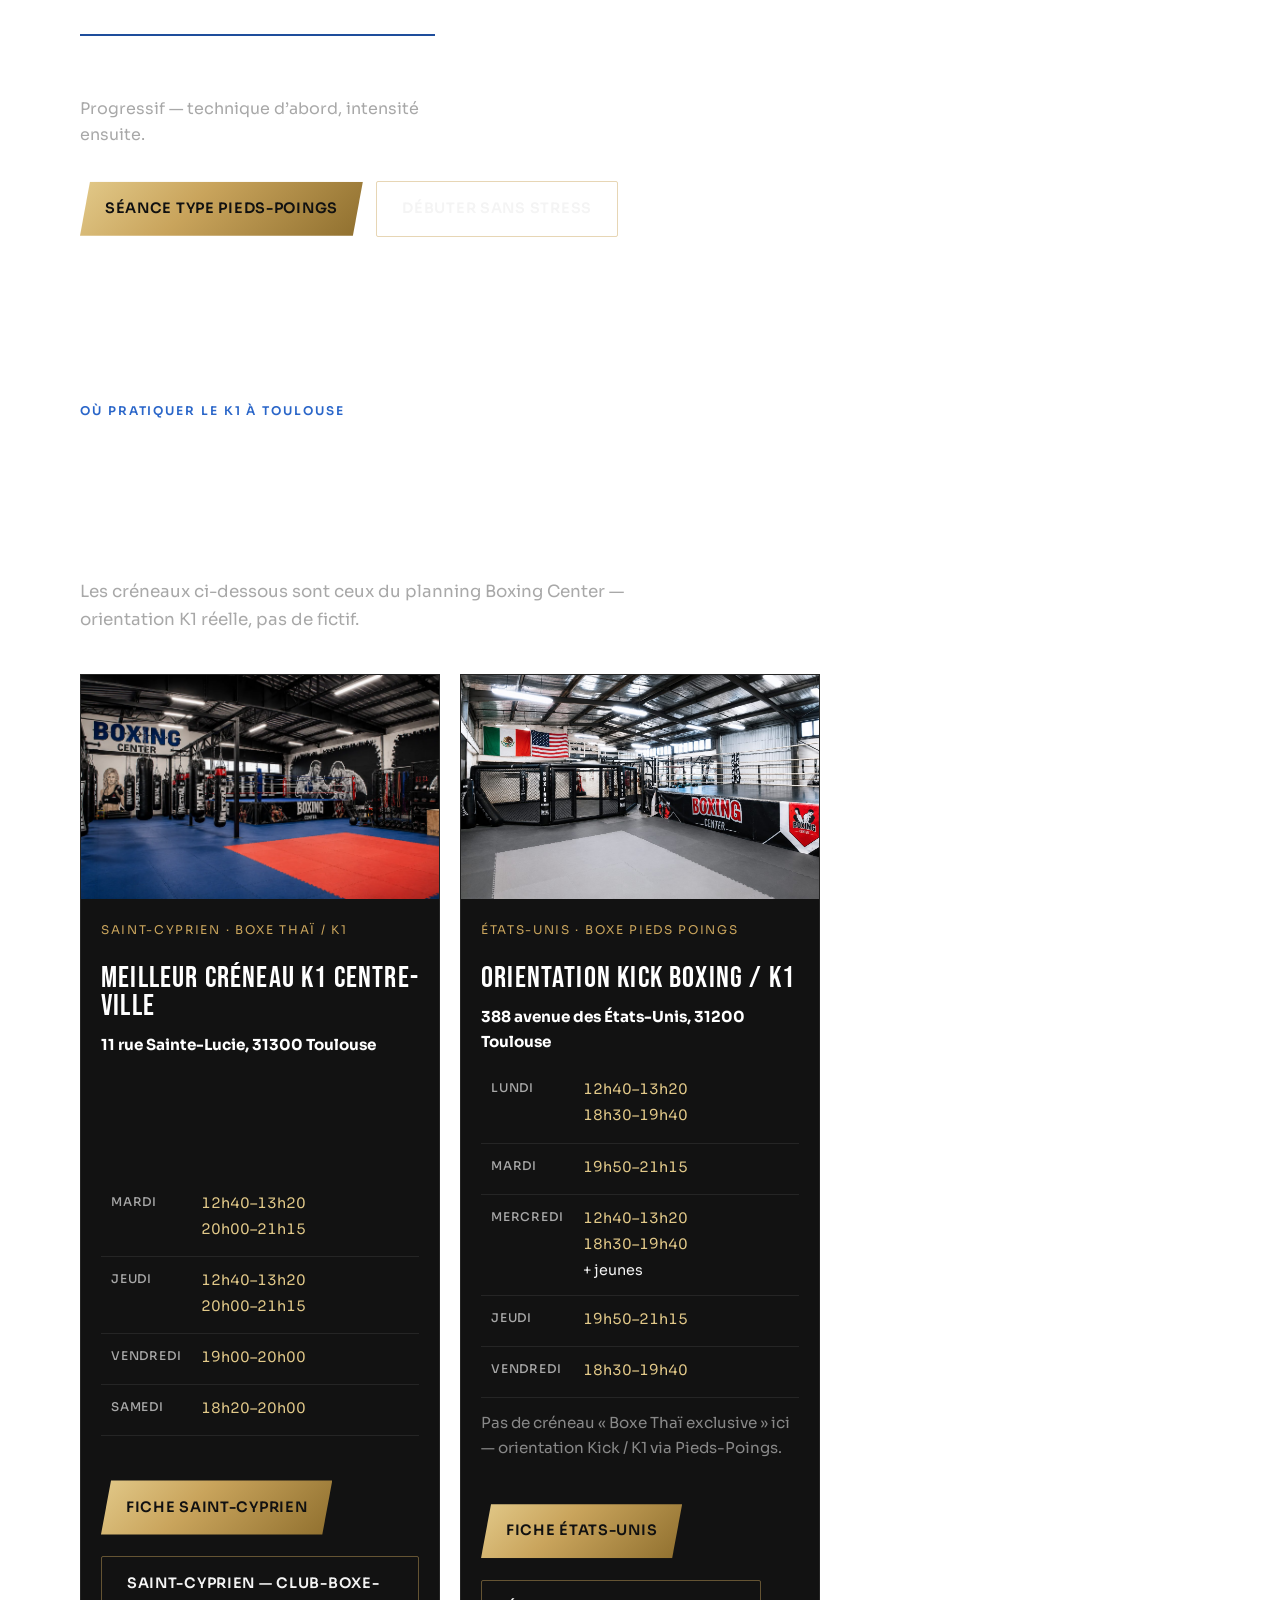
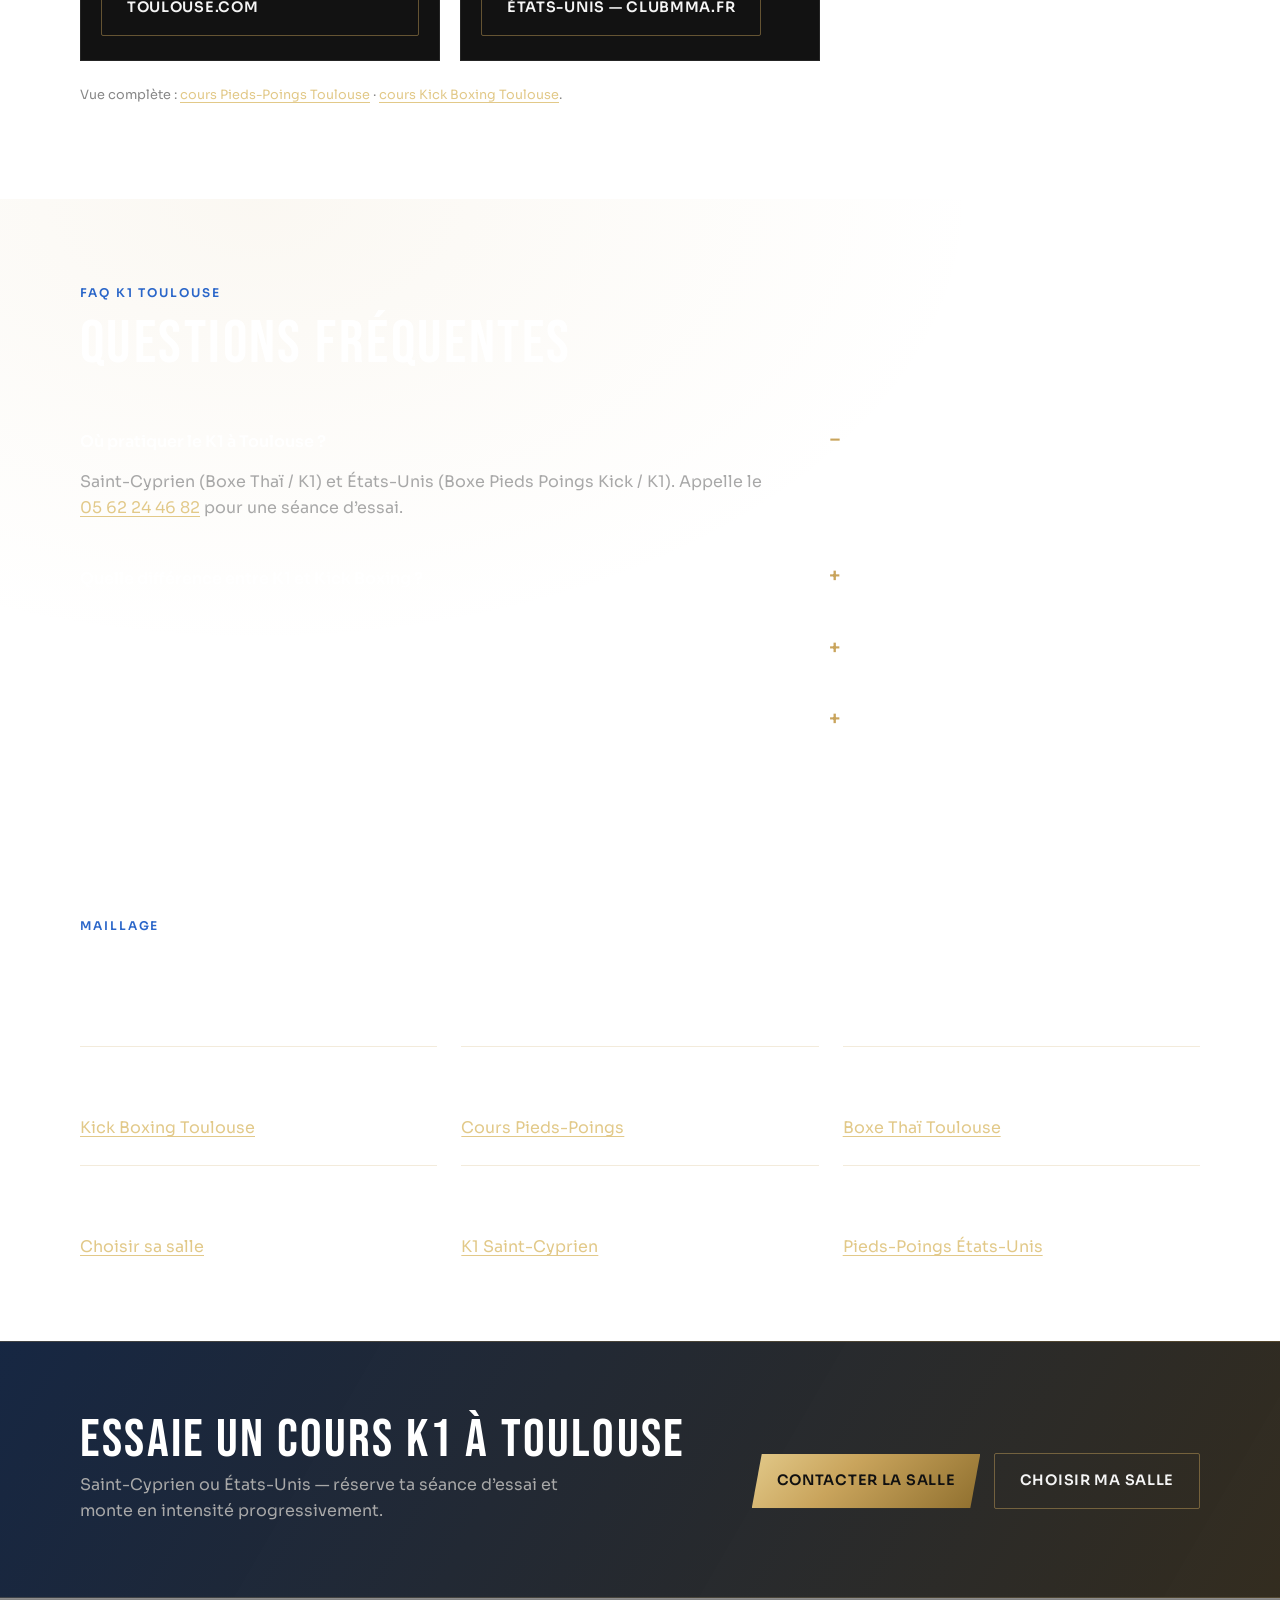
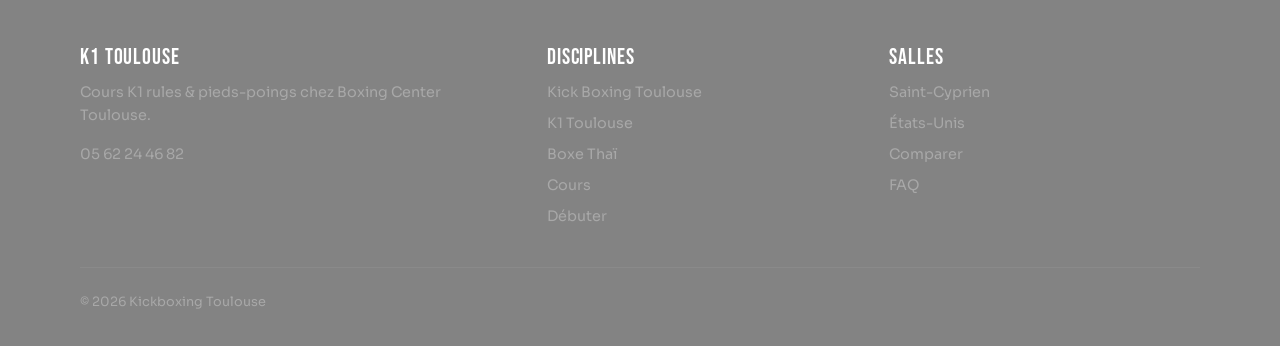
<file: k1-toulouse.html>
<!DOCTYPE html>
<html lang="fr">
<head>
  <meta charset="UTF-8">
  <meta name="viewport" content="width=device-width, initial-scale=1">
  <title>K1 Toulouse | Cours K1 Rules Kick Boxing &amp; Boxe Thaï</title>
  <meta name="description" content="K1 Toulouse : cours K1 rules, différences Kick Boxing &amp; Boxe Thaï, horaires Boxe Thaï/K1 Saint-Cyprien et Pieds-Poings États-Unis. Séance d’essai.">
  <meta name="robots" content="index, follow, max-image-preview:large">
  <meta name="keywords" content="K1 Toulouse, cours K1 Toulouse, K1 rules Toulouse, Kick Boxing K1 Toulouse, Boxe Thaï K1 Toulouse">
  <link rel="canonical" href="https://kickboxing-toulouse.fr/k1-toulouse.html">
  <meta property="og:locale" content="fr_FR">
  <meta property="og:type" content="article">
  <meta property="og:site_name" content="Kickboxing Toulouse">
  <meta property="og:title" content="K1 Toulouse | Cours K1 Rules &amp; Pieds-Poings">
  <meta property="og:description" content="Pratique le K1 à Toulouse : techniques, entraînement combat, créneaux Saint-Cyprien &amp; États-Unis.">
  <meta property="og:url" content="https://kickboxing-toulouse.fr/k1-toulouse.html">
  <meta property="og:image" content="https://kickboxing-toulouse.fr/assets/photos/entrainement/combat.webp">
  <meta name="twitter:card" content="summary_large_image">
  <meta name="geo.region" content="FR-31">
  <meta name="geo.placename" content="Toulouse">
  <link rel="icon" href="assets/logo.jpeg" type="image/jpeg">
  <link rel="preconnect" href="https://fonts.googleapis.com">
  <link rel="preconnect" href="https://fonts.gstatic.com" crossorigin>
  <link href="https://fonts.googleapis.com/css2?family=Bebas+Neue&family=Sora:wght@400;500;600;700&display=swap" rel="stylesheet">
  <link rel="stylesheet" href="css/styles.css">
  <script type="application/ld+json">
  {
    "@context": "https://schema.org",
    "@graph": [
      {
        "@type": "WebPage",
        "@id": "https://kickboxing-toulouse.fr/k1-toulouse.html#webpage",
        "url": "https://kickboxing-toulouse.fr/k1-toulouse.html",
        "name": "K1 Toulouse",
        "description": "Guide K1 Toulouse : règles K1, techniques, différences Kick Boxing / Muay Thai, cours Boxing Center.",
        "inLanguage": "fr-FR",
        "isPartOf": { "@id": "https://kickboxing-toulouse.fr/#website" },
        "about": {
          "@type": "Thing",
          "name": "K1",
          "description": "Format de kickboxing moderne avec poings, pieds, genoux et balayages selon règlement."
        },
        "primaryImageOfPage": {
          "@type": "ImageObject",
          "url": "https://kickboxing-toulouse.fr/assets/photos/entrainement/combat.webp"
        }
      },
      {
        "@type": "Article",
        "headline": "K1 Toulouse — cours K1 rules, entraînement et salles",
        "alternativeHeadline": "Où pratiquer le K1 à Toulouse",
        "description": "Spécificités du K1, comparaison avec Kick Boxing et Boxe Thaï, créneaux pieds-poings à Toulouse.",
        "image": "https://kickboxing-toulouse.fr/assets/photos/entrainement/combat.webp",
        "mainEntityOfPage": { "@id": "https://kickboxing-toulouse.fr/k1-toulouse.html#webpage" },
        "inLanguage": "fr-FR",
        "keywords": ["K1 Toulouse", "cours K1 Toulouse", "K1 rules Toulouse", "Kick Boxing K1 Toulouse"],
        "publisher": {
          "@type": "Organization",
          "name": "Kickboxing Toulouse",
          "logo": { "@type": "ImageObject", "url": "https://kickboxing-toulouse.fr/assets/logo.jpeg" }
        }
      },
      {
        "@type": "Course",
        "name": "Cours K1 Toulouse — Boxe Thaï / K1 &amp; Pieds-Poings",
        "description": "Entraînements orientés K1 à Toulouse : Boxe Thaï / K1 à Saint-Cyprien et Boxe Pieds Poings aux États-Unis.",
        "provider": {
          "@type": "SportsActivityLocation",
          "name": "Kickboxing Toulouse",
          "url": "https://kickboxing-toulouse.fr/",
          "telephone": "+33562244682"
        },
        "hasCourseInstance": [
          {
            "@type": "CourseInstance",
            "name": "Boxe Thaï / K1 — Boxing Center Saint-Cyprien",
            "courseMode": "onsite",
            "location": {
              "@type": "Place",
              "name": "Boxing Center Saint-Cyprien",
              "address": {
                "@type": "PostalAddress",
                "streetAddress": "11 rue Sainte-Lucie",
                "postalCode": "31300",
                "addressLocality": "Toulouse",
                "addressCountry": "FR"
              }
            }
          },
          {
            "@type": "CourseInstance",
            "name": "Boxe Pieds Poings orientation Kick / K1 — Boxing Center États-Unis",
            "courseMode": "onsite",
            "location": {
              "@type": "Place",
              "name": "Boxing Center États-Unis",
              "address": {
                "@type": "PostalAddress",
                "streetAddress": "388 avenue des États-Unis",
                "postalCode": "31200",
                "addressLocality": "Toulouse",
                "addressCountry": "FR"
              }
            }
          }
        ]
      },
      {
        "@type": "BreadcrumbList",
        "itemListElement": [
          { "@type": "ListItem", "position": 1, "name": "Accueil", "item": "https://kickboxing-toulouse.fr/" },
          { "@type": "ListItem", "position": 2, "name": "K1 Toulouse", "item": "https://kickboxing-toulouse.fr/k1-toulouse.html" }
        ]
      },
      {
        "@type": "FAQPage",
        "mainEntity": [
          {
            "@type": "Question",
            "name": "Où pratiquer le K1 à Toulouse ?",
            "acceptedAnswer": {
              "@type": "Answer",
              "text": "Sur les cours Boxe Thaï / K1 à Boxing Center Saint-Cyprien et sur la Boxe Pieds Poings orientée Kick / K1 à Boxing Center États-Unis. Aucun créneau « K1 only » inventé : ce sont les plannings officiels 2026–2027."
            }
          },
          {
            "@type": "Question",
            "name": "Quelle différence entre K1 et Kick Boxing ?",
            "acceptedAnswer": {
              "@type": "Answer",
              "text": "Le Kick Boxing pose la base pieds-poings. Le K1 ajoute souvent genoux et balayages, avec un rythme plus agressif et un clinch généralement limité selon le règlement."
            }
          },
          {
            "@type": "Question",
            "name": "Quelle différence entre K1 et Boxe Thaï ?",
            "acceptedAnswer": {
              "@type": "Answer",
              "text": "La Boxe Thaï utilise aussi coudes et clinch prolongé (8 armes). Le K1 reste un kickboxing moderne : moins de clinch long, moins de coudes, plus de volume striking debout."
            }
          },
          {
            "@type": "Question",
            "name": "Peut-on débuter le K1 à Toulouse sans expérience ?",
            "acceptedAnswer": {
              "@type": "Answer",
              "text": "Oui. Les cours collectifs accueillent les débutants. On construit d’abord la base Kick Boxing avant d’augmenter intensité, genoux et sparring."
            }
          }
        ]
      }
    ]
  }
  </script>
</head>
<body>
  <a class="skip-link" href="#contenu">Aller au contenu</a>
  <header class="site-header">
    <div class="container nav">
      <a class="brand" href="index.html">
        <img src="assets/logo.jpeg" width="52" height="52" alt="Logo Kickboxing Toulouse — K1">
        <span class="brand-text"><strong>KICKBOXING</strong><span>Toulouse</span></span>
      </a>
      <button class="nav-toggle" type="button" aria-label="Ouvrir le menu" aria-expanded="false" aria-controls="menu">
        <span></span><span></span><span></span>
      </button>
      <ul class="nav-links" id="menu">
        <li><a href="kick-boxing-toulouse.html">Kick-Boxing</a></li>
        <li><a href="cours-pieds-poings.html">Cours</a></li>
        <li><a href="k1-toulouse.html" aria-current="page">K1</a></li>
        <li><a href="boxe-thai-toulouse.html">Boxe Thaï</a></li>
        <li><a href="nos-salles.html">Salles</a></li>
        <li><a href="debuter-kick-boxing.html">Débuter</a></li>
        <li><a href="faq.html">FAQ</a></li>
        <li><a href="nos-salles.html" class="nav-cta">Séance d’essai</a></li>
      </ul>
    </div>
  </header>

  <main id="contenu">
    <div class="page-hero">
      <div class="container">
        <nav class="breadcrumbs" aria-label="Fil d'Ariane">
          <a href="index.html">Accueil</a> · <span aria-current="page">K1 Toulouse</span>
        </nav>
        <h1>K1 Toulouse</h1>
        <p>Tu cherches un <strong style="color:#fff">cours K1 Toulouse</strong>&nbsp;? Ici&nbsp;: règles K1, différences avec le Kick Boxing et la Boxe Thaï, et les seuls créneaux pieds-poings réellement proposés chez Boxing Center.</p>
        <div class="cta-row" style="margin-top:1.5rem;">
          <a class="btn btn-primary" href="#horaires-k1">Voir les horaires K1</a>
          <a class="btn btn-ghost" href="kick-boxing-toulouse.html">Base Kick Boxing Toulouse</a>
        </div>
      </div>
    </div>

    <section>
      <div class="container content-block prose reveal">
        <span class="eyebrow">Format combat</span>
        <h2>Qu’est-ce que le K1&nbsp;?</h2>
        <p>Le <strong>K1</strong> (souvent appelé K-1 rules) est un format de kickboxing moderne né des grands galas internationaux. Il mise sur un striking debout explosif&nbsp;: poings, pieds, genoux, balayages selon le règlement, pression constante, rounds intenses. C’est le pont naturel entre un Kick Boxing loisir et une ambition compétition.</p>
        <p>À Toulouse, le K1 n’est pas une page marketing isolée&nbsp;: tu le travailles concrètement sur les cours <strong>Boxe Thaï / K1</strong> (Saint-Cyprien) et sur la <strong>Boxe Pieds Poings</strong> orientée Kick / K1 (États-Unis). Pas de créneau «&nbsp;K1 only&nbsp;» inventé — uniquement le planning saison 2026–2027.</p>
        <p>Pour la base technique, commence aussi par <a href="kick-boxing-toulouse.html">Kick Boxing Toulouse</a>. Pour l’arsenal thaï (coudes, clinch)&nbsp;: <a href="boxe-thai-toulouse.html">Boxe Thaï Toulouse</a>.</p>
      </div>
    </section>

    <section>
      <div class="container">
        <div class="section-head reveal">
          <span class="eyebrow">Règles K1</span>
          <h2>Techniques autorisées en esprit K1</h2>
          <p>Ce que tu prépares dans un <strong>entraînement K1 Toulouse</strong>.</p>
        </div>
        <div class="discipline-grid">
          <article class="discipline reveal">
            <h3>Poings</h3>
            <p>Boxe complète&nbsp;: jab, cross, crochets, uppercuts, volume élevé sous pression.</p>
          </article>
          <article class="discipline reveal">
            <h3>Pieds</h3>
            <p>Low, mid, high kicks, push kicks. Transitions rapides pieds-poings.</p>
          </article>
          <article class="discipline reveal">
            <h3>Genoux</h3>
            <p>Genoux de face et en clinch court, selon consignes coach et format du cours.</p>
          </article>
          <article class="discipline reveal">
            <h3>Balayages</h3>
            <p>Sweeps et déséquilibres pour ouvrir la garde et créer l’angle.</p>
          </article>
          <article class="discipline reveal">
            <h3>Distance</h3>
            <p>Entrées, sorties, hors ligne — forcer l’adversaire à rater.</p>
          </article>
          <article class="discipline reveal">
            <h3>Rythme combat</h3>
            <p>Rounds chronométrés, récupération active, condition de combattant.</p>
          </article>
        </div>
      </div>
    </section>

    <section>
      <div class="container content-block reveal">
        <span class="eyebrow">Comparaison</span>
        <h2>K1 vs Kick Boxing vs Boxe Thaï</h2>
        <div class="compare-table-wrap" style="overflow-x:auto;margin:1.5rem 0;">
          <table class="compare-table">
            <thead>
              <tr>
                <th scope="col">Critère</th>
                <th scope="col">Kick Boxing</th>
                <th scope="col">K1</th>
                <th scope="col">Boxe Thaï</th>
              </tr>
            </thead>
            <tbody>
              <tr>
                <th scope="row">Poings &amp; pieds</th>
                <td>✓</td>
                <td>✓</td>
                <td>✓</td>
              </tr>
              <tr>
                <th scope="row">Genoux</th>
                <td>Selon format</td>
                <td>✓ (souvent)</td>
                <td>✓</td>
              </tr>
              <tr>
                <th scope="row">Coudes</th>
                <td>—</td>
                <td>Rare / non</td>
                <td>✓</td>
              </tr>
              <tr>
                <th scope="row">Clinch</th>
                <td>Limité</td>
                <td>Souvent limité</td>
                <td>Prolongé</td>
              </tr>
              <tr>
                <th scope="row">Balayages</th>
                <td>Variable</td>
                <td>✓ (souvent)</td>
                <td>Variable</td>
              </tr>
              <tr>
                <th scope="row">Profil</th>
                <td>Base &amp; loisir</td>
                <td>Rythme galas</td>
                <td>8 armes + tradition</td>
              </tr>
            </tbody>
          </table>
        </div>
        <p>En résumé&nbsp;: le <a href="kick-boxing-toulouse.html">Kick Boxing</a> pose les fondations&nbsp;; le <strong>K1 Toulouse</strong> monte l’intensité combat&nbsp;; la <a href="boxe-thai-toulouse.html">Boxe Thaï</a> ajoute coudes et clinch. Les cours Saint-Cyprien labellisés «&nbsp;Boxe Thaï / K1&nbsp;» permettent de naviguer entre ces logiques selon le coach et le groupe.</p>
      </div>
    </section>

    <section>
      <div class="container">
        <div class="section-head reveal">
          <span class="eyebrow">Entraînement</span>
          <h2>Comment se prépare un cours K1 Toulouse</h2>
        </div>
        <div class="benefit-grid">
          <article class="benefit-item reveal"><h3>Technique</h3><p>Garde, appuis, enchaînements 4–8 coups, feintes.</p></article>
          <article class="benefit-item reveal"><h3>Paos</h3><p>Timing, puissance utile, transitions genoux / kicks.</p></article>
          <article class="benefit-item reveal"><h3>Sac</h3><p>Volume, condition, finition sous fatigue.</p></article>
          <article class="benefit-item reveal"><h3>Sparring</h3><p>Progressif — technique d’abord, intensité ensuite.</p></article>
        </div>
        <div class="cta-row reveal" style="margin-top:2rem;">
          <a class="btn btn-primary" href="entrainement.html">Séance type pieds-poings</a>
          <a class="btn btn-ghost" href="debuter-kick-boxing.html">Débuter sans stress</a>
        </div>
      </div>
    </section>

    <section id="horaires-k1">
      <div class="container">
        <div class="section-head reveal">
          <span class="eyebrow">Où pratiquer le K1 à Toulouse</span>
          <h2>Horaires cours orientés K1 (2026–2027)</h2>
          <p>Les créneaux ci-dessous sont ceux du planning Boxing Center — orientation K1 réelle, pas de fictif.</p>
        </div>
        <div class="course-cards">
          <article class="course-card reveal">
            <img src="assets/photos/salles/saint-cyprien-hero.webp" width="800" height="500" loading="lazy" alt="Cours K1 Toulouse Saint-Cyprien — Boxe Thaï K1 Boxing Center">
            <div class="course-card-body">
              <span class="salle-tag">Saint-Cyprien · Boxe Thaï / K1</span>
              <h3>Meilleur créneau K1 centre-ville</h3>
              <p><strong style="color:#fff">11 rue Sainte-Lucie, 31300 Toulouse</strong></p>
              <table class="schedule">
                <caption class="sr-only">Horaires Boxe Thaï / K1 Saint-Cyprien</caption>
                <tbody>
                  <tr><th scope="row">Mardi</th><td><span class="slot">12h40–13h20</span> <span class="slot">20h00–21h15</span></td></tr>
                  <tr><th scope="row">Jeudi</th><td><span class="slot">12h40–13h20</span> <span class="slot">20h00–21h15</span></td></tr>
                  <tr><th scope="row">Vendredi</th><td><span class="slot">19h00–20h00</span></td></tr>
                  <tr><th scope="row">Samedi</th><td><span class="slot">18h20–20h00</span></td></tr>
                </tbody>
              </table>
              <div class="cta-row">
                <a class="btn btn-primary" href="salles/saint-cyprien.html">Fiche Saint-Cyprien</a>
                <a class="btn btn-ghost" href="https://club-boxe-toulouse.com/" rel="noopener" target="_blank">Saint-Cyprien — club-boxe-toulouse.com</a>
              </div>
            </div>
          </article>
          <article class="course-card reveal">
            <img src="assets/photos/salles/etats-unis-hero.jpg" width="800" height="500" loading="lazy" alt="Cours K1 Toulouse États-Unis — Boxe Pieds Poings Kick Boxing">
            <div class="course-card-body">
              <span class="salle-tag">États-Unis · Boxe Pieds Poings</span>
              <h3>Orientation Kick Boxing / K1</h3>
              <p><strong style="color:#fff">388 avenue des États-Unis, 31200 Toulouse</strong></p>
              <table class="schedule">
                <caption class="sr-only">Horaires Boxe Pieds Poings États-Unis</caption>
                <tbody>
                  <tr><th scope="row">Lundi</th><td><span class="slot">12h40–13h20</span> <span class="slot">18h30–19h40</span></td></tr>
                  <tr><th scope="row">Mardi</th><td><span class="slot">19h50–21h15</span></td></tr>
                  <tr><th scope="row">Mercredi</th><td><span class="slot">12h40–13h20</span> <span class="slot">18h30–19h40</span> + jeunes</td></tr>
                  <tr><th scope="row">Jeudi</th><td><span class="slot">19h50–21h15</span></td></tr>
                  <tr><th scope="row">Vendredi</th><td><span class="slot">18h30–19h40</span></td></tr>
                </tbody>
              </table>
              <p class="note">Pas de créneau «&nbsp;Boxe Thaï exclusive&nbsp;» ici — orientation Kick / K1 via Pieds-Poings.</p>
              <div class="cta-row">
                <a class="btn btn-primary" href="salles/etats-unis.html">Fiche États-Unis</a>
                <a class="btn btn-ghost" href="https://clubmma.fr/" rel="noopener" target="_blank">États-Unis — clubmma.fr</a>
              </div>
            </div>
          </article>
        </div>
        <p class="note reveal" style="margin-top:1.5rem;">Vue complète&nbsp;: <a href="cours-pieds-poings.html">cours Pieds-Poings Toulouse</a> · <a href="cours-kick-boxing-toulouse.html">cours Kick Boxing Toulouse</a>.</p>
      </div>
    </section>

    <section class="faq" id="faq-k1">
      <div class="container">
        <div class="section-head reveal">
          <span class="eyebrow">FAQ K1 Toulouse</span>
          <h2>Questions fréquentes</h2>
        </div>
        <div class="faq-list reveal">
          <details open>
            <summary>Où pratiquer le K1 à Toulouse&nbsp;?</summary>
            <p>Saint-Cyprien (Boxe Thaï / K1) et États-Unis (Boxe Pieds Poings Kick / K1). Appelle le <a href="tel:+33562244682">05&nbsp;62&nbsp;24&nbsp;46&nbsp;82</a> pour une séance d’essai.</p>
          </details>
          <details>
            <summary>Quelle différence entre K1 et Kick Boxing&nbsp;?</summary>
            <p>Kick Boxing = base. K1 = rythme plus combat, genoux / balayages selon règles. Détails dans le tableau ci-dessus et sur <a href="kick-boxing-toulouse.html">Kick Boxing Toulouse</a>.</p>
          </details>
          <details>
            <summary>Quelle différence entre K1 et Boxe Thaï&nbsp;?</summary>
            <p>La Thaï ajoute coudes et clinch long. Voir <a href="boxe-thai-toulouse.html">Boxe Thaï Toulouse</a>.</p>
          </details>
          <details>
            <summary>Puis-je débuter le K1 sans expérience&nbsp;?</summary>
            <p>Oui. Les cours collectifs sont ouverts aux débutants. Guide&nbsp;: <a href="debuter-kick-boxing.html">débuter le Kick Boxing</a>.</p>
          </details>
        </div>
      </div>
    </section>

    <section>
      <div class="container reveal">
        <div class="section-head">
          <span class="eyebrow">Maillage</span>
          <h2>Autour de K1 Toulouse</h2>
        </div>
        <div class="discipline-grid">
          <article class="discipline"><h3>Kick Boxing</h3><p><a href="kick-boxing-toulouse.html">Kick Boxing Toulouse</a></p></article>
          <article class="discipline"><h3>Cours</h3><p><a href="cours-pieds-poings.html">Cours Pieds-Poings</a></p></article>
          <article class="discipline"><h3>Boxe Thaï</h3><p><a href="boxe-thai-toulouse.html">Boxe Thaï Toulouse</a></p></article>
          <article class="discipline"><h3>Salles</h3><p><a href="nos-salles.html">Choisir sa salle</a></p></article>
          <article class="discipline"><h3>Saint-Cyprien</h3><p><a href="salles/saint-cyprien.html">K1 Saint-Cyprien</a></p></article>
          <article class="discipline"><h3>États-Unis</h3><p><a href="salles/etats-unis.html">Pieds-Poings États-Unis</a></p></article>
        </div>
      </div>
    </section>

    <section class="cta-band">
      <div class="container reveal">
        <div>
          <h2>Essaie un cours K1 à Toulouse</h2>
          <p>Saint-Cyprien ou États-Unis — réserve ta séance d’essai et monte en intensité progressivement.</p>
        </div>
        <div class="cta-row">
          <a class="btn btn-primary" href="tel:+33562244682">Contacter la salle</a>
          <a class="btn btn-ghost" href="nos-salles.html">Choisir ma salle</a>
        </div>
      </div>
    </section>
  </main>

  <footer class="site-footer">
    <div class="container">
      <div class="footer-grid">
        <div>
          <h3>K1 Toulouse</h3>
          <p>Cours K1 rules &amp; pieds-poings chez Boxing Center Toulouse.</p>
          <p><a href="tel:+33562244682">05 62 24 46 82</a></p>
        </div>
        <div>
          <h3>Disciplines</h3>
          <ul>
            <li><a href="kick-boxing-toulouse.html">Kick Boxing Toulouse</a></li>
            <li><a href="k1-toulouse.html">K1 Toulouse</a></li>
            <li><a href="boxe-thai-toulouse.html">Boxe Thaï</a></li>
            <li><a href="cours-pieds-poings.html">Cours</a></li>
            <li><a href="debuter-kick-boxing.html">Débuter</a></li>
          </ul>
        </div>
        <div>
          <h3>Salles</h3>
          <ul>
            <li><a href="salles/saint-cyprien.html">Saint-Cyprien</a></li>
            <li><a href="salles/etats-unis.html">États-Unis</a></li>
            <li><a href="nos-salles.html">Comparer</a></li>
            <li><a href="faq.html">FAQ</a></li>
          </ul>
        </div>
      </div>
      <div class="footer-bottom">
        <span>© <span data-year>2026</span> Kickboxing Toulouse</span>
</div>
    </div>
  </footer>
  <script src="js/main.js"></script>
</body>
</html>
</file>
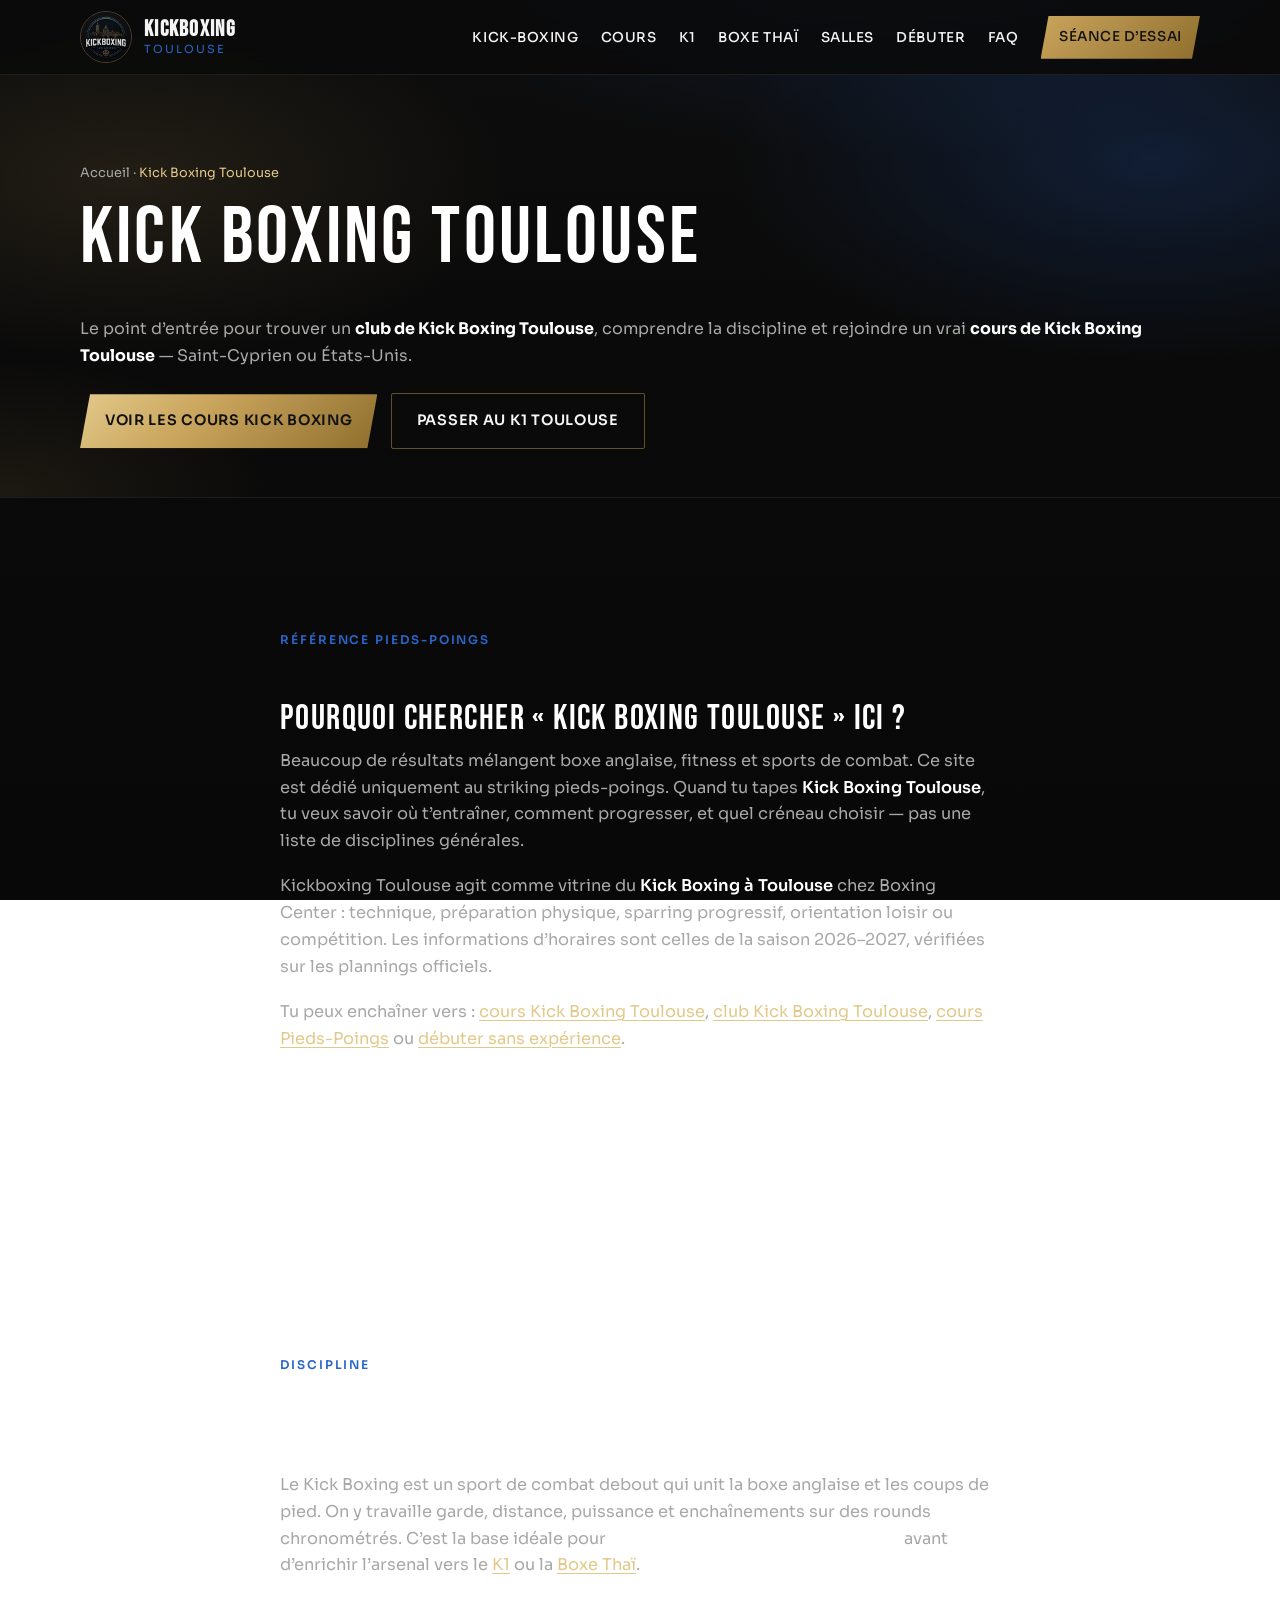
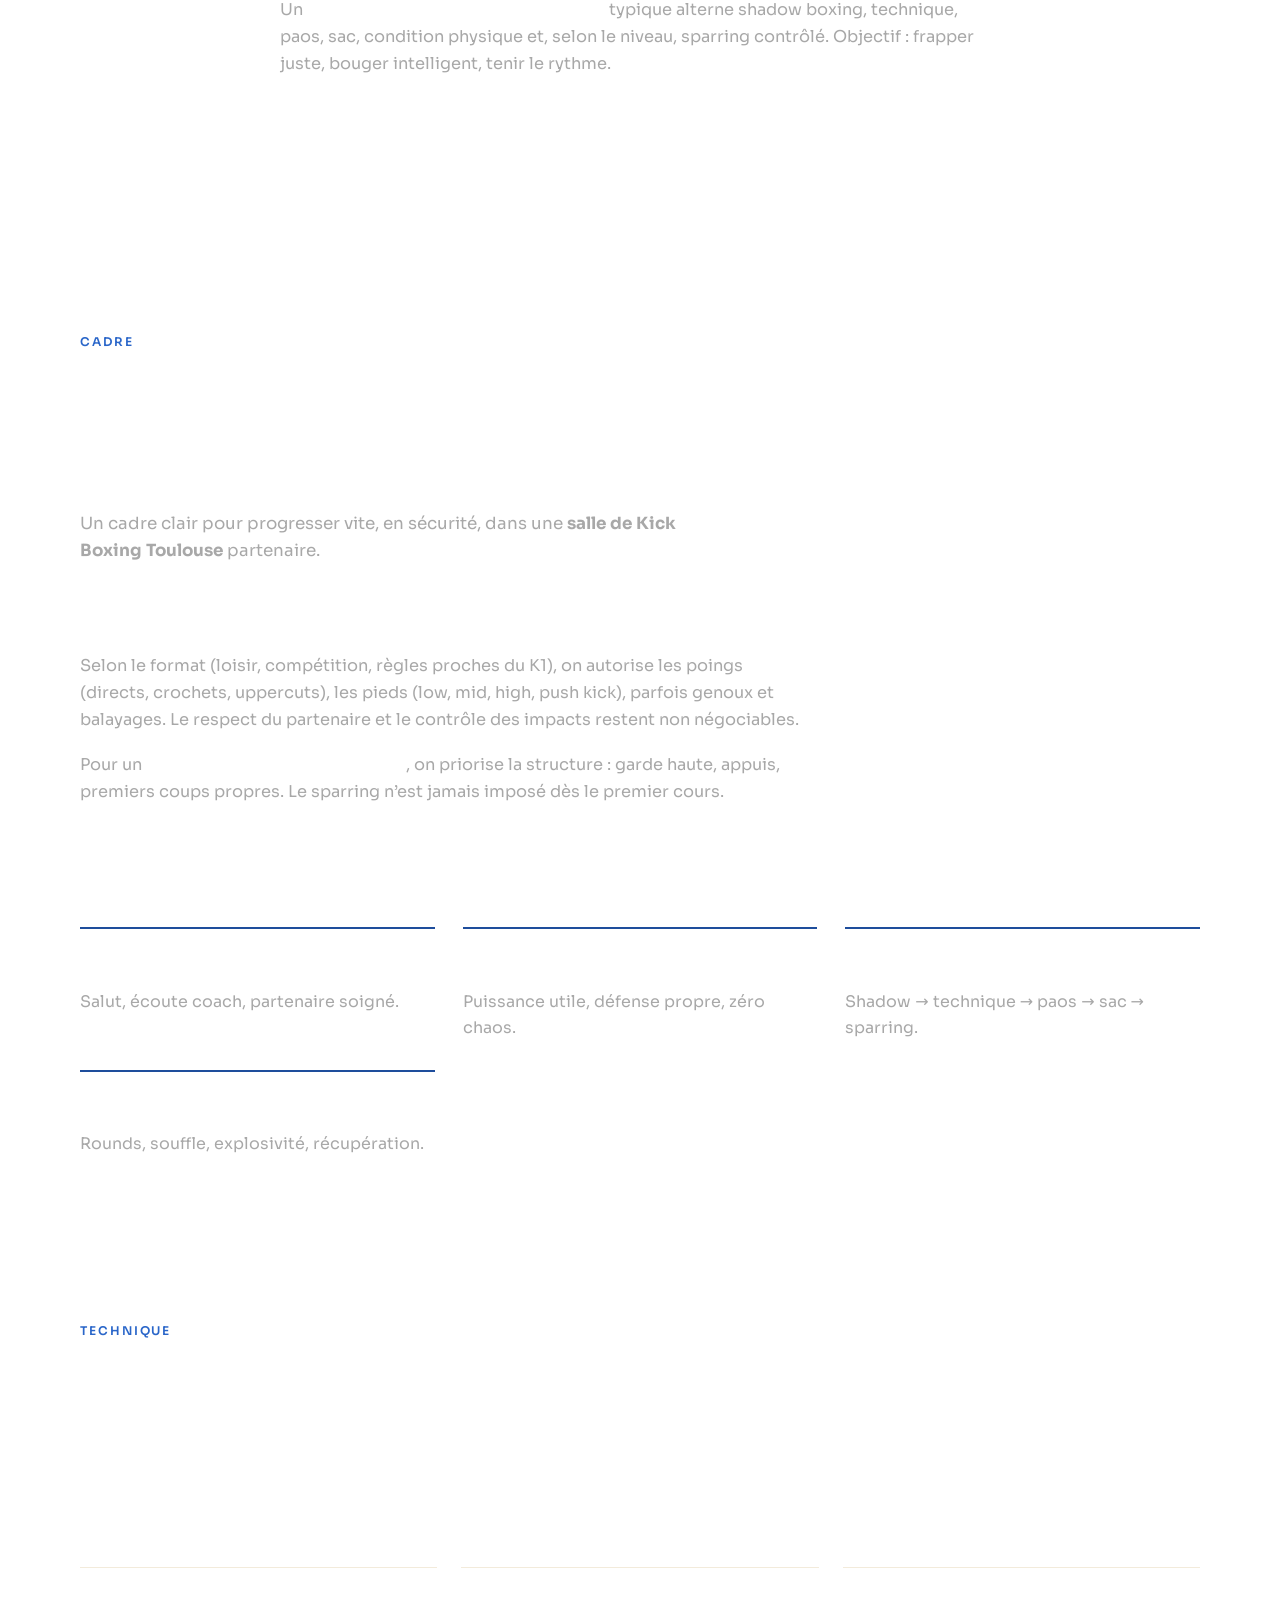
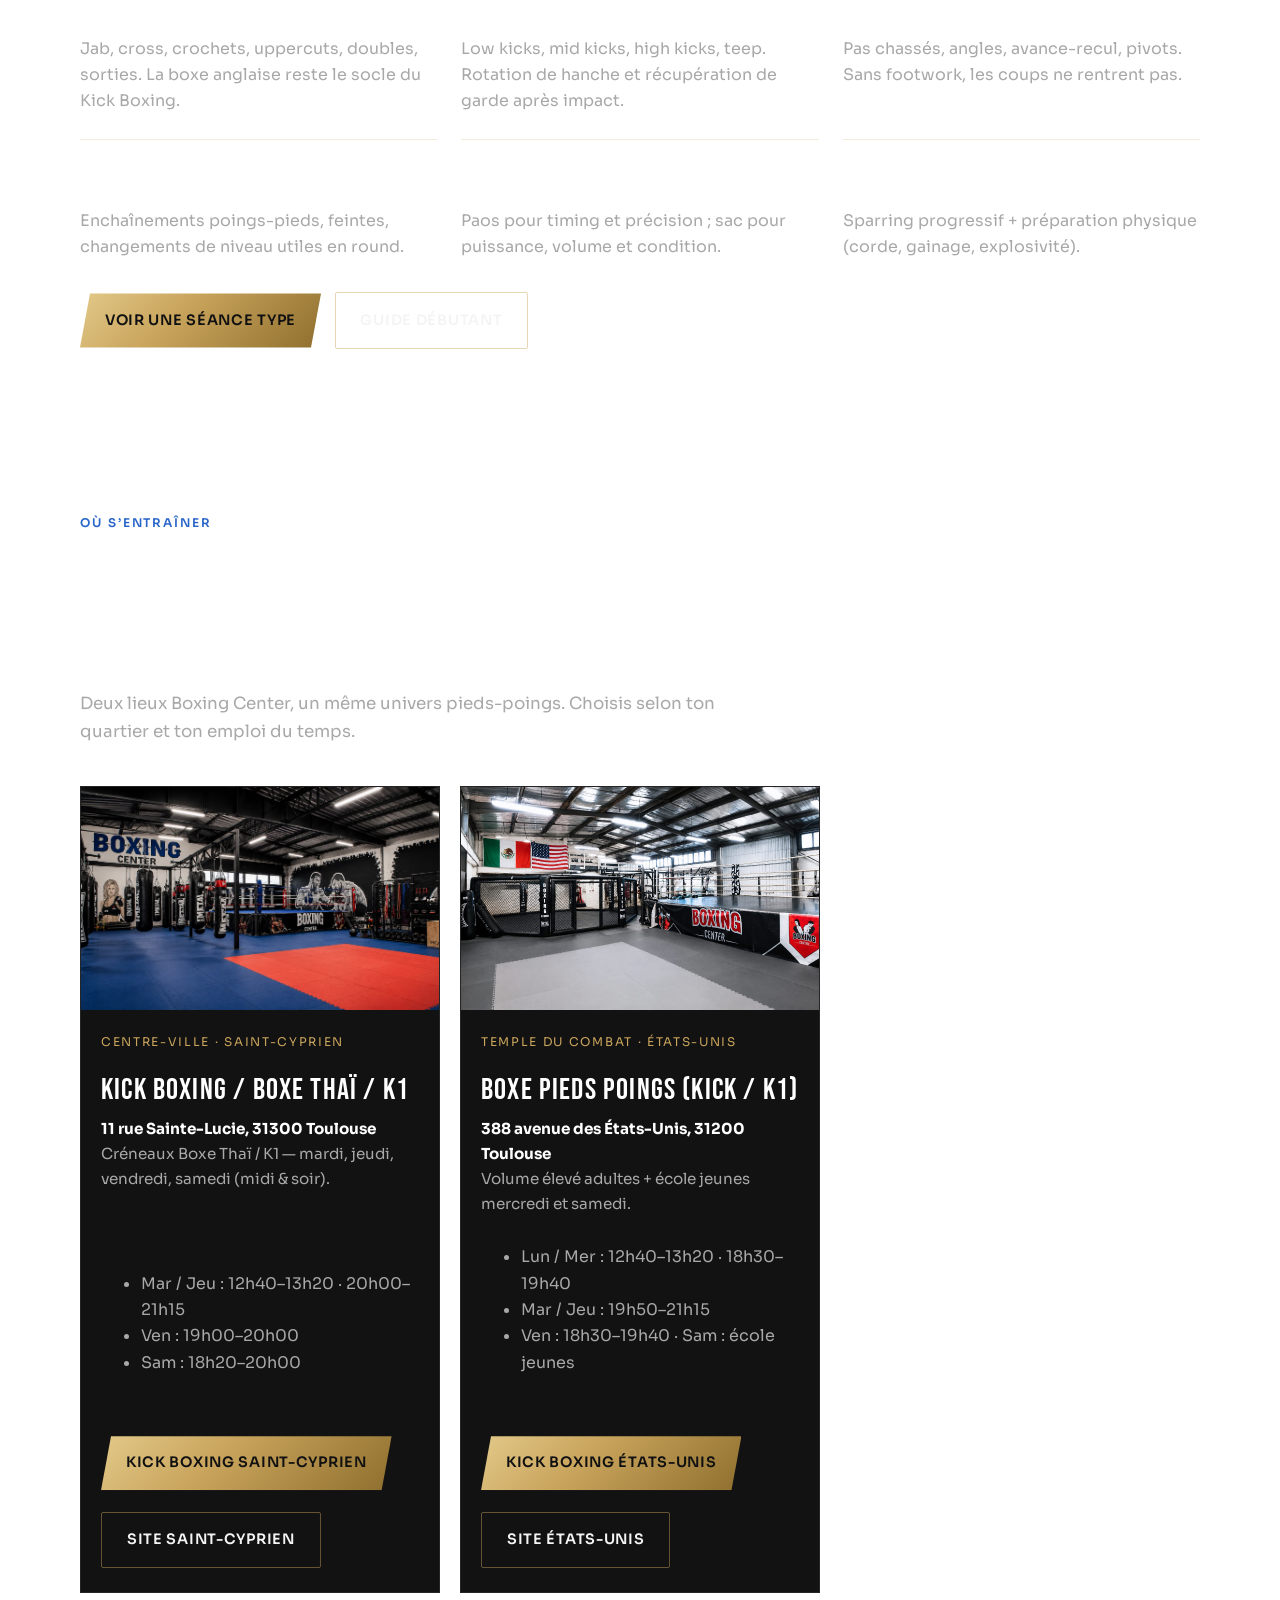
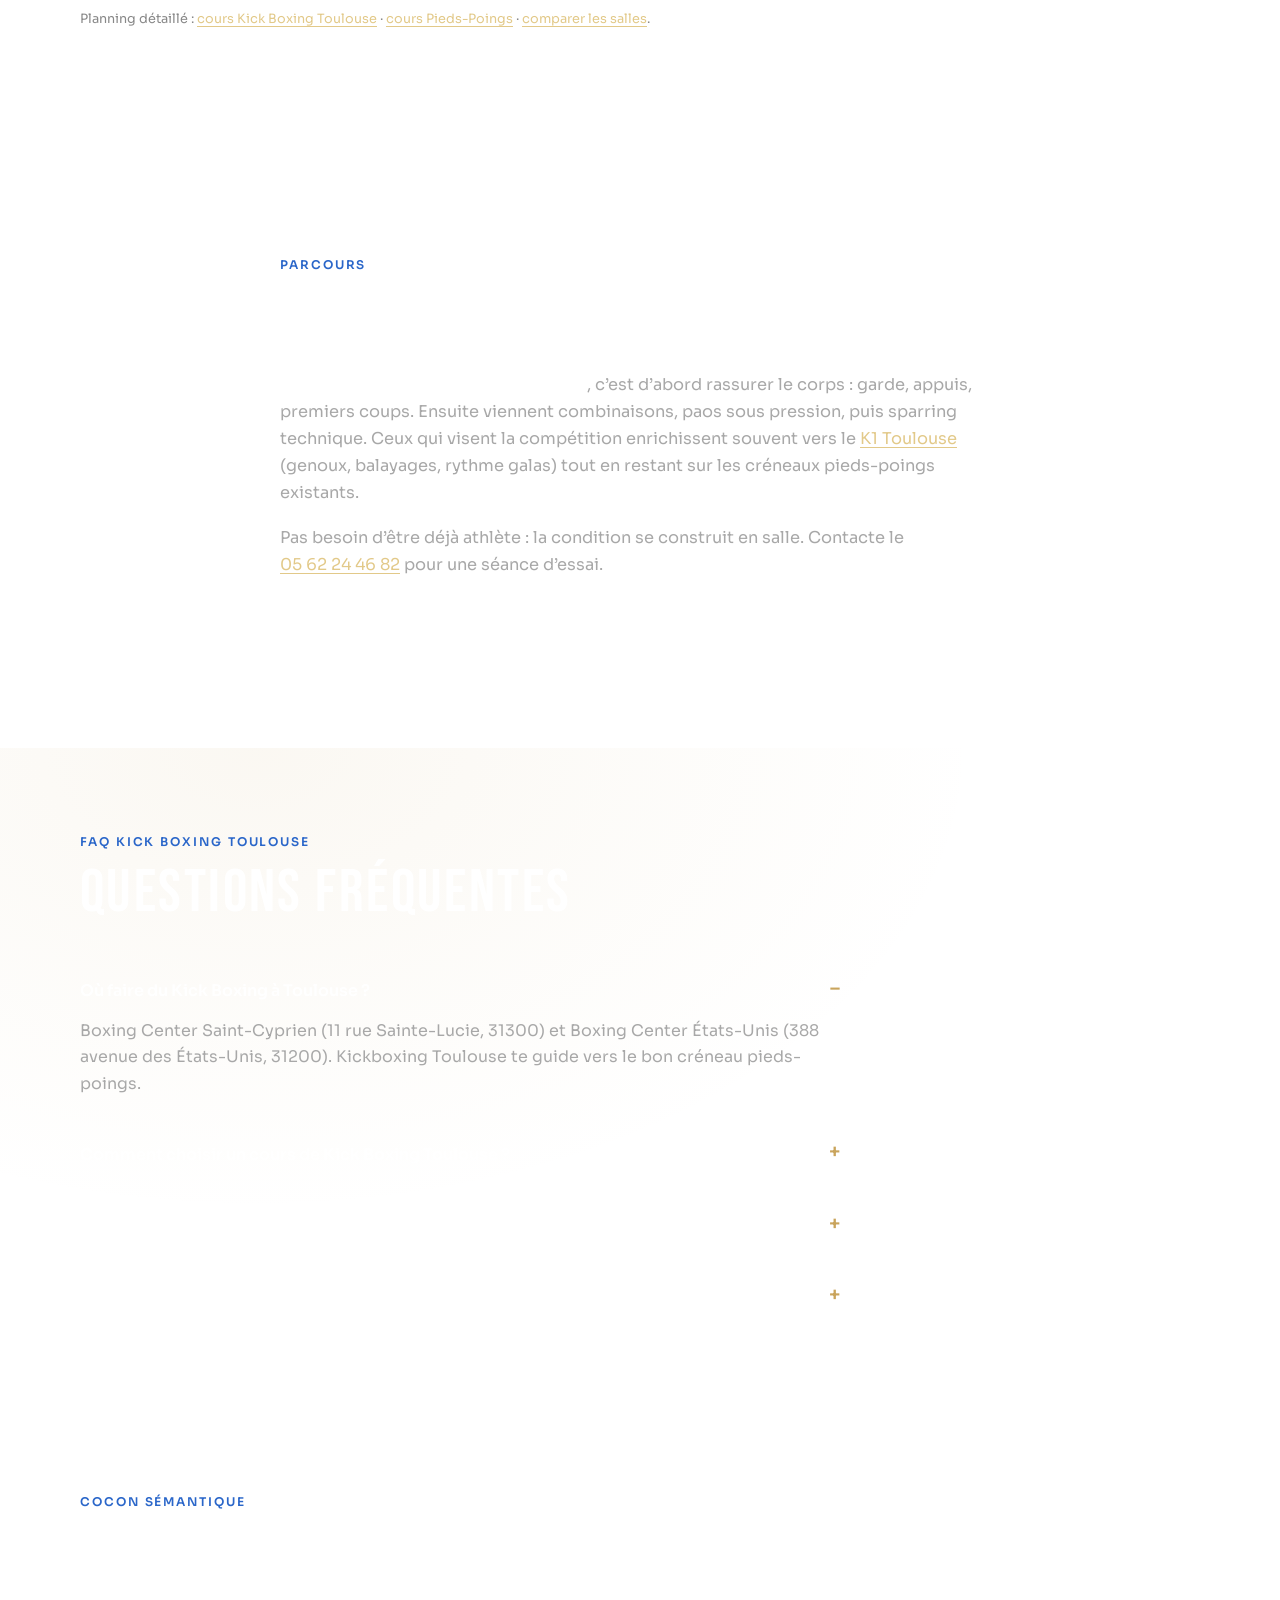
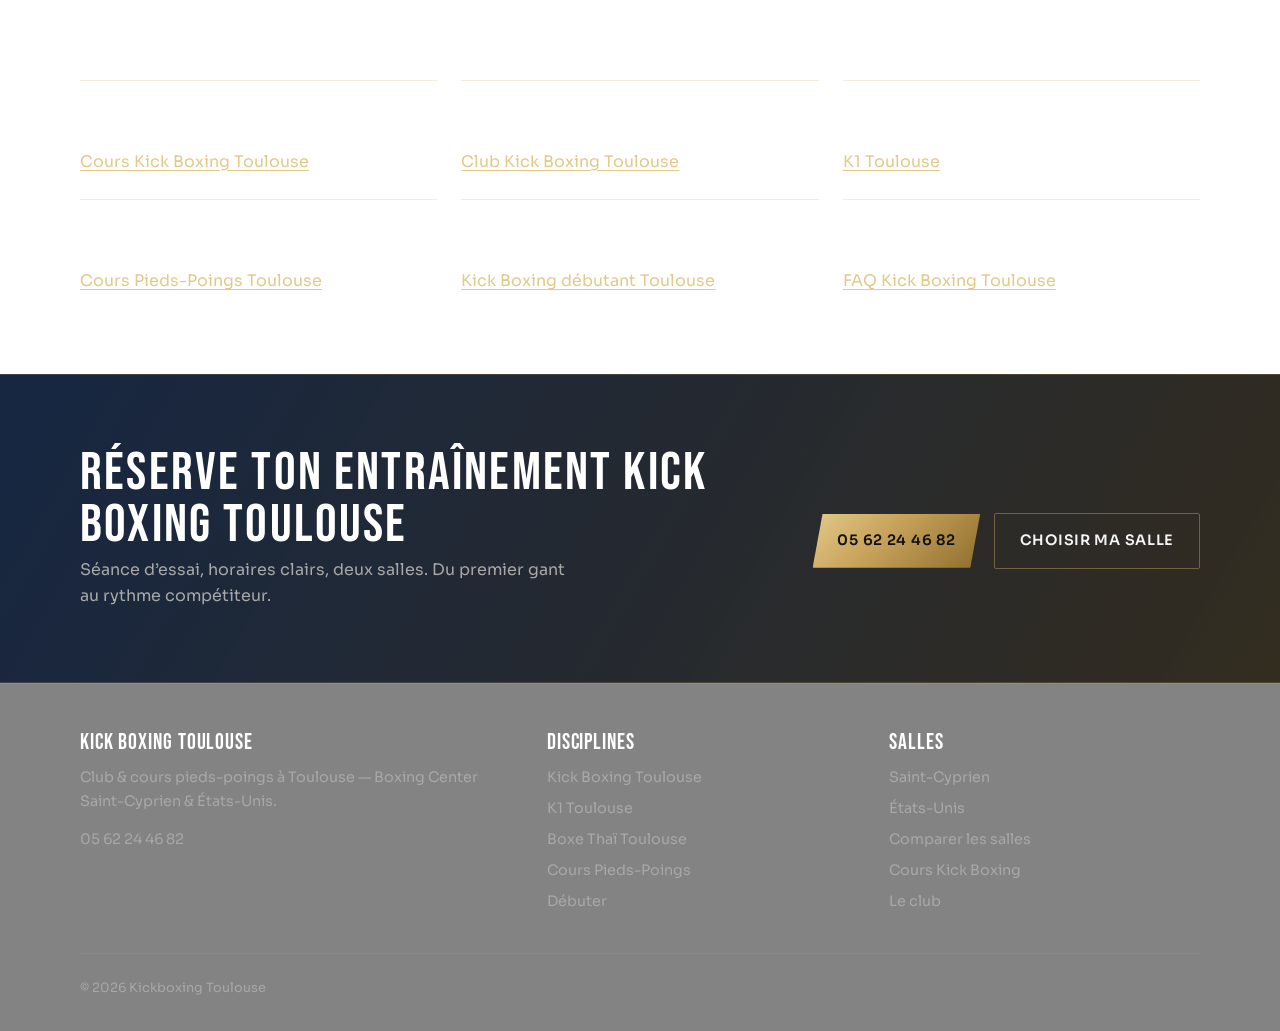
<file: kick-boxing-toulouse.html>
<!DOCTYPE html>
<html lang="fr">
<head>
  <meta charset="UTF-8">
  <meta name="viewport" content="width=device-width, initial-scale=1">
  <title>Kick Boxing Toulouse | Club &amp; Cours Pieds-Poings Saint-Cyprien</title>
  <meta name="description" content="Kick Boxing Toulouse : club et cours pieds-poings à Saint-Cyprien &amp; États-Unis. Techniques, horaires 2026–2027, débutants bienvenus, séance d’essai.">
  <meta name="robots" content="index, follow, max-image-preview:large">
  <meta name="keywords" content="Kick Boxing Toulouse, club Kick Boxing Toulouse, cours Kick Boxing Toulouse, Kick Boxing à Toulouse, entraînement Kick Boxing Toulouse">
  <link rel="canonical" href="https://kickboxing-toulouse.fr/kick-boxing-toulouse.html">
  <meta property="og:locale" content="fr_FR">
  <meta property="og:type" content="article">
  <meta property="og:site_name" content="Kickboxing Toulouse">
  <meta property="og:title" content="Kick Boxing Toulouse | Club &amp; Cours Pieds-Poings">
  <meta property="og:description" content="La référence Kick Boxing à Toulouse : techniques, cours, horaires Boxing Center Saint-Cyprien &amp; États-Unis.">
  <meta property="og:url" content="https://kickboxing-toulouse.fr/kick-boxing-toulouse.html">
  <meta property="og:image" content="https://kickboxing-toulouse.fr/assets/photos/entrainement/combat.webp">
  <meta name="twitter:card" content="summary_large_image">
  <meta name="geo.region" content="FR-31">
  <meta name="geo.placename" content="Toulouse">
  <link rel="icon" href="assets/logo.jpeg" type="image/jpeg">
  <link rel="preconnect" href="https://fonts.googleapis.com">
  <link rel="preconnect" href="https://fonts.gstatic.com" crossorigin>
  <link href="https://fonts.googleapis.com/css2?family=Bebas+Neue&family=Sora:wght@400;500;600;700&display=swap" rel="stylesheet">
  <link rel="stylesheet" href="css/styles.css">
  <script type="application/ld+json">
  {
    "@context": "https://schema.org",
    "@graph": [
      {
        "@type": "SportsActivityLocation",
        "@id": "https://kickboxing-toulouse.fr/#club",
        "name": "Kick Boxing Toulouse",
        "alternateName": ["Club Kick Boxing Toulouse", "Kickboxing Toulouse", "Cours Kick Boxing Toulouse"],
        "url": "https://kickboxing-toulouse.fr/kick-boxing-toulouse.html",
        "logo": "https://kickboxing-toulouse.fr/assets/logo.jpeg",
        "image": [
          "https://kickboxing-toulouse.fr/assets/photos/entrainement/combat.webp",
          "https://kickboxing-toulouse.fr/assets/photos/salles/saint-cyprien-hero.webp",
          "https://kickboxing-toulouse.fr/assets/photos/salles/etats-unis-hero.jpg"
        ],
        "description": "Club de Kick Boxing Toulouse : cours pieds-poings, entraînement technique et condition physique chez Boxing Center Saint-Cyprien et États-Unis.",
        "telephone": "+33562244682",
        "sport": ["Kickboxing", "K1", "Muay Thai"],
        "areaServed": { "@type": "City", "name": "Toulouse", "containedInPlace": { "@type": "AdministrativeArea", "name": "Haute-Garonne" } },
        "address": {
          "@type": "PostalAddress",
          "addressLocality": "Toulouse",
          "addressRegion": "Occitanie",
          "postalCode": "31000",
          "addressCountry": "FR"
        },
        "hasMap": "https://www.google.com/maps/search/?api=1&query=Kick+Boxing+Toulouse"
      },
      {
        "@type": "WebPage",
        "@id": "https://kickboxing-toulouse.fr/kick-boxing-toulouse.html#webpage",
        "url": "https://kickboxing-toulouse.fr/kick-boxing-toulouse.html",
        "name": "Kick Boxing Toulouse",
        "description": "Guide complet du Kick Boxing à Toulouse : règles, techniques, cours et salles partenaires.",
        "isPartOf": { "@id": "https://kickboxing-toulouse.fr/#website" },
        "about": { "@id": "https://kickboxing-toulouse.fr/#club" },
        "inLanguage": "fr-FR",
        "primaryImageOfPage": {
          "@type": "ImageObject",
          "url": "https://kickboxing-toulouse.fr/assets/photos/entrainement/combat.webp"
        }
      },
      {
        "@type": "Article",
        "headline": "Kick Boxing Toulouse — club, cours et entraînement pieds-poings",
        "alternativeHeadline": "Apprendre le Kick Boxing à Toulouse",
        "description": "Tout savoir pour pratiquer le Kick Boxing à Toulouse : techniques, progression, horaires Saint-Cyprien et États-Unis.",
        "image": "https://kickboxing-toulouse.fr/assets/photos/entrainement/combat.webp",
        "author": { "@id": "https://kickboxing-toulouse.fr/#club" },
        "publisher": { "@id": "https://kickboxing-toulouse.fr/#club" },
        "mainEntityOfPage": { "@id": "https://kickboxing-toulouse.fr/kick-boxing-toulouse.html#webpage" },
        "inLanguage": "fr-FR",
        "keywords": ["Kick Boxing Toulouse", "club Kick Boxing Toulouse", "cours Kick Boxing Toulouse", "Kick Boxing débutant Toulouse"]
      },
      {
        "@type": "BreadcrumbList",
        "itemListElement": [
          { "@type": "ListItem", "position": 1, "name": "Accueil", "item": "https://kickboxing-toulouse.fr/" },
          { "@type": "ListItem", "position": 2, "name": "Kick Boxing Toulouse", "item": "https://kickboxing-toulouse.fr/kick-boxing-toulouse.html" }
        ]
      },
      {
        "@type": "FAQPage",
        "mainEntity": [
          {
            "@type": "Question",
            "name": "Où faire du Kick Boxing à Toulouse ?",
            "acceptedAnswer": {
              "@type": "Answer",
              "text": "Chez Boxing Center Saint-Cyprien (11 rue Sainte-Lucie, 31300) en Boxe Thaï / K1, et Boxing Center États-Unis (388 avenue des États-Unis, 31200) en Boxe Pieds Poings. Kickboxing Toulouse centralise ces cours pieds-poings."
            }
          },
          {
            "@type": "Question",
            "name": "Comment choisir un cours de Kick Boxing Toulouse ?",
            "acceptedAnswer": {
              "@type": "Answer",
              "text": "Saint-Cyprien convient au centre-ville avec des créneaux Boxe Thaï / K1 midi et soir. États-Unis offre plus de volume Boxe Pieds Poings et une école jeunes. Les deux accueillent les débutants."
            }
          },
          {
            "@type": "Question",
            "name": "Peut-on débuter le Kick Boxing à Toulouse sans expérience ?",
            "acceptedAnswer": {
              "@type": "Answer",
              "text": "Oui. Les cours collectifs accueillent les débutants. Le sparring n’est pas obligatoire au départ : on construit d’abord garde, déplacements et techniques."
            }
          },
          {
            "@type": "Question",
            "name": "Quelle différence entre Kick Boxing et K1 à Toulouse ?",
            "acceptedAnswer": {
              "@type": "Answer",
              "text": "Le Kick Boxing pose la base pieds-poings. Le K1 ajoute souvent genoux et balayages avec un rythme plus combat. À Saint-Cyprien les cours sont labellisés Boxe Thaï / K1 ; aux États-Unis l’orientation est Kick / K1 via la Boxe Pieds Poings."
            }
          }
        ]
      }
    ]
  }
  </script>
</head>
<body>
  <a class="skip-link" href="#contenu">Aller au contenu</a>
  <header class="site-header">
    <div class="container nav">
      <a class="brand" href="index.html">
        <img src="assets/logo.jpeg" width="52" height="52" alt="Logo club Kick Boxing Toulouse">
        <span class="brand-text"><strong>KICKBOXING</strong><span>Toulouse</span></span>
      </a>
      <button class="nav-toggle" type="button" aria-label="Ouvrir le menu" aria-expanded="false" aria-controls="menu">
        <span></span><span></span><span></span>
      </button>
      <ul class="nav-links" id="menu">
        <li><a href="kick-boxing-toulouse.html" aria-current="page">Kick-Boxing</a></li>
        <li><a href="cours-pieds-poings.html">Cours</a></li>
        <li><a href="k1-toulouse.html">K1</a></li>
        <li><a href="boxe-thai-toulouse.html">Boxe Thaï</a></li>
        <li><a href="nos-salles.html">Salles</a></li>
        <li><a href="debuter-kick-boxing.html">Débuter</a></li>
        <li><a href="faq.html">FAQ</a></li>
        <li><a href="cours-kick-boxing-toulouse.html" class="nav-cta">Séance d’essai</a></li>
      </ul>
    </div>
  </header>

  <main id="contenu">
    <div class="page-hero">
      <div class="container">
        <nav class="breadcrumbs" aria-label="Fil d'Ariane">
          <a href="index.html">Accueil</a> · <span aria-current="page">Kick Boxing Toulouse</span>
        </nav>
        <h1>Kick Boxing Toulouse</h1>
        <p>Le point d’entrée pour trouver un <strong style="color:#fff">club de Kick Boxing Toulouse</strong>, comprendre la discipline et rejoindre un vrai <strong style="color:#fff">cours de Kick Boxing Toulouse</strong> — Saint-Cyprien ou États-Unis.</p>
        <div class="cta-row" style="margin-top:1.5rem;">
          <a class="btn btn-primary" href="cours-kick-boxing-toulouse.html">Voir les cours Kick Boxing</a>
          <a class="btn btn-ghost" href="k1-toulouse.html">Passer au K1 Toulouse</a>
        </div>
      </div>
    </div>

    <section>
      <div class="container content-block prose reveal">
        <span class="eyebrow">Référence pieds-poings</span>
        <h2>Pourquoi chercher «&nbsp;Kick Boxing Toulouse&nbsp;» ici&nbsp;?</h2>
        <p>Beaucoup de résultats mélangent boxe anglaise, fitness et sports de combat. Ce site est dédié uniquement au striking pieds-poings. Quand tu tapes <strong>Kick Boxing Toulouse</strong>, tu veux savoir où t’entraîner, comment progresser, et quel créneau choisir — pas une liste de disciplines générales.</p>
        <p>Kickboxing Toulouse agit comme vitrine du <strong>Kick Boxing à Toulouse</strong> chez Boxing Center&nbsp;: technique, préparation physique, sparring progressif, orientation loisir ou compétition. Les informations d’horaires sont celles de la saison 2026–2027, vérifiées sur les plannings officiels.</p>
        <p>Tu peux enchaîner vers&nbsp;: <a href="cours-kick-boxing-toulouse.html">cours Kick Boxing Toulouse</a>, <a href="club-kick-boxing-toulouse.html">club Kick Boxing Toulouse</a>, <a href="cours-pieds-poings.html">cours Pieds-Poings</a> ou <a href="debuter-kick-boxing.html">débuter sans expérience</a>.</p>
      </div>
    </section>

    <section>
      <div class="container content-block reveal">
        <span class="eyebrow">Discipline</span>
        <h2>Qu’est-ce que le Kick Boxing&nbsp;?</h2>
        <p>Le Kick Boxing est un sport de combat debout qui unit la boxe anglaise et les coups de pied. On y travaille garde, distance, puissance et enchaînements sur des rounds chronométrés. C’est la base idéale pour <strong>apprendre le Kick Boxing Toulouse</strong> avant d’enrichir l’arsenal vers le <a href="k1-toulouse.html">K1</a> ou la <a href="boxe-thai-toulouse.html">Boxe Thaï</a>.</p>
        <p>Un <strong>entraînement Kick Boxing Toulouse</strong> typique alterne shadow boxing, technique, paos, sac, condition physique et, selon le niveau, sparring contrôlé. Objectif&nbsp;: frapper juste, bouger intelligent, tenir le rythme.</p>
      </div>
    </section>

    <section>
      <div class="container">
        <div class="section-head reveal">
          <span class="eyebrow">Cadre</span>
          <h2>Règles &amp; esprit du Kick Boxing</h2>
          <p>Un cadre clair pour progresser vite, en sécurité, dans une <strong>salle de Kick Boxing Toulouse</strong> partenaire.</p>
        </div>
        <div class="content-block reveal">
          <p>Selon le format (loisir, compétition, règles proches du K1), on autorise les poings (directs, crochets, uppercuts), les pieds (low, mid, high, push kick), parfois genoux et balayages. Le respect du partenaire et le contrôle des impacts restent non négociables.</p>
          <p>Pour un <strong>Kick Boxing débutant Toulouse</strong>, on priorise la structure&nbsp;: garde haute, appuis, premiers coups propres. Le sparring n’est jamais imposé dès le premier cours.</p>
        </div>
        <div class="benefit-grid" style="margin-top:2rem;">
          <article class="benefit-item reveal"><h3>Respect</h3><p>Salut, écoute coach, partenaire soigné.</p></article>
          <article class="benefit-item reveal"><h3>Contrôle</h3><p>Puissance utile, défense propre, zéro chaos.</p></article>
          <article class="benefit-item reveal"><h3>Progression</h3><p>Shadow → technique → paos → sac → sparring.</p></article>
          <article class="benefit-item reveal"><h3>Cardio combat</h3><p>Rounds, souffle, explosivité, récupération.</p></article>
        </div>
      </div>
    </section>

    <section>
      <div class="container">
        <div class="section-head reveal">
          <span class="eyebrow">Technique</span>
          <h2>Ce que tu travailles en cours de Kick Boxing Toulouse</h2>
        </div>
        <div class="discipline-grid">
          <article class="discipline reveal">
            <h3>Coups de poing</h3>
            <p>Jab, cross, crochets, uppercuts, doubles, sorties. La boxe anglaise reste le socle du Kick Boxing.</p>
          </article>
          <article class="discipline reveal">
            <h3>Coups de pied</h3>
            <p>Low kicks, mid kicks, high kicks, teep. Rotation de hanche et récupération de garde après impact.</p>
          </article>
          <article class="discipline reveal">
            <h3>Déplacements</h3>
            <p>Pas chassés, angles, avance-recul, pivots. Sans footwork, les coups ne rentrent pas.</p>
          </article>
          <article class="discipline reveal">
            <h3>Combinaisons</h3>
            <p>Enchaînements poings-pieds, feintes, changements de niveau utiles en round.</p>
          </article>
          <article class="discipline reveal">
            <h3>Paos &amp; sac</h3>
            <p>Paos pour timing et précision&nbsp;; sac pour puissance, volume et condition.</p>
          </article>
          <article class="discipline reveal">
            <h3>Sparring &amp; PP</h3>
            <p>Sparring progressif + préparation physique (corde, gainage, explosivité).</p>
          </article>
        </div>
        <div class="cta-row reveal" style="margin-top:2rem;">
          <a class="btn btn-primary" href="entrainement.html">Voir une séance type</a>
          <a class="btn btn-ghost" href="debuter-kick-boxing.html">Guide débutant</a>
        </div>
      </div>
    </section>

    <section>
      <div class="container">
        <div class="section-head reveal">
          <span class="eyebrow">Où s’entraîner</span>
          <h2>Kick Boxing à Toulouse : 2 salles partenaires</h2>
          <p>Deux lieux Boxing Center, un même univers pieds-poings. Choisis selon ton quartier et ton emploi du temps.</p>
        </div>
        <div class="course-cards">
          <article class="course-card reveal">
            <img src="assets/photos/salles/saint-cyprien-hero.webp" width="800" height="500" loading="lazy" alt="Cours Kick Boxing Toulouse Saint-Cyprien — Boxe Thaï K1 Boxing Center">
            <div class="course-card-body">
              <span class="salle-tag">Centre-ville · Saint-Cyprien</span>
              <h3>Kick Boxing / Boxe Thaï / K1</h3>
              <p><strong style="color:#fff">11 rue Sainte-Lucie, 31300 Toulouse</strong><br>
              Créneaux Boxe Thaï / K1 — mardi, jeudi, vendredi, samedi (midi &amp; soir).</p>
              <ul>
                <li>Mar / Jeu&nbsp;: 12h40–13h20 · 20h00–21h15</li>
                <li>Ven&nbsp;: 19h00–20h00</li>
                <li>Sam&nbsp;: 18h20–20h00</li>
              </ul>
              <div class="cta-row">
                <a class="btn btn-primary" href="salles/saint-cyprien.html">Kick Boxing Saint-Cyprien</a>
                <a class="btn btn-ghost" href="https://club-boxe-toulouse.com/" rel="noopener" target="_blank">Site Saint-Cyprien</a>
              </div>
            </div>
          </article>
          <article class="course-card reveal">
            <img src="assets/photos/salles/etats-unis-hero.jpg" width="800" height="500" loading="lazy" alt="Cours Kick Boxing Toulouse États-Unis — Boxe Pieds Poings">
            <div class="course-card-body">
              <span class="salle-tag">Temple du combat · États-Unis</span>
              <h3>Boxe Pieds Poings (Kick / K1)</h3>
              <p><strong style="color:#fff">388 avenue des États-Unis, 31200 Toulouse</strong><br>
              Volume élevé adultes + école jeunes mercredi et samedi.</p>
              <ul>
                <li>Lun / Mer&nbsp;: 12h40–13h20 · 18h30–19h40</li>
                <li>Mar / Jeu&nbsp;: 19h50–21h15</li>
                <li>Ven&nbsp;: 18h30–19h40 · Sam&nbsp;: école jeunes</li>
              </ul>
              <div class="cta-row">
                <a class="btn btn-primary" href="salles/etats-unis.html">Kick Boxing États-Unis</a>
                <a class="btn btn-ghost" href="https://clubmma.fr/" rel="noopener" target="_blank">Site États-Unis</a>
              </div>
            </div>
          </article>
        </div>
        <p class="note reveal">Planning détaillé&nbsp;: <a href="cours-kick-boxing-toulouse.html">cours Kick Boxing Toulouse</a> · <a href="cours-pieds-poings.html">cours Pieds-Poings</a> · <a href="nos-salles.html">comparer les salles</a>.</p>
      </div>
    </section>

    <section>
      <div class="container content-block reveal">
        <span class="eyebrow">Parcours</span>
        <h2>Du débutant à la compétition</h2>
        <p><strong>Apprendre le Kick Boxing à Toulouse</strong>, c’est d’abord rassurer le corps&nbsp;: garde, appuis, premiers coups. Ensuite viennent combinaisons, paos sous pression, puis sparring technique. Ceux qui visent la compétition enrichissent souvent vers le <a href="k1-toulouse.html">K1 Toulouse</a> (genoux, balayages, rythme galas) tout en restant sur les créneaux pieds-poings existants.</p>
        <p>Pas besoin d’être déjà athlète&nbsp;: la condition se construit en salle. Contacte le <a href="tel:+33562244682">05&nbsp;62&nbsp;24&nbsp;46&nbsp;82</a> pour une séance d’essai.</p>
      </div>
    </section>

    <section class="faq" id="faq-kb">
      <div class="container">
        <div class="section-head reveal">
          <span class="eyebrow">FAQ Kick Boxing Toulouse</span>
          <h2>Questions fréquentes</h2>
        </div>
        <div class="faq-list reveal">
          <details open>
            <summary>Où faire du Kick Boxing à Toulouse&nbsp;?</summary>
            <p>Boxing Center Saint-Cyprien (11 rue Sainte-Lucie, 31300) et Boxing Center États-Unis (388 avenue des États-Unis, 31200). Kickboxing Toulouse te guide vers le bon créneau pieds-poings.</p>
          </details>
          <details>
            <summary>Comment choisir un cours de Kick Boxing Toulouse&nbsp;?</summary>
            <p>Centre-ville → Saint-Cyprien (Boxe Thaï / K1). Plus de volume / jeunes → États-Unis (Boxe Pieds Poings). Les deux niveaux débutant sont ouverts.</p>
          </details>
          <details>
            <summary>Peut-on débuter sans expérience&nbsp;?</summary>
            <p>Oui. Lis le <a href="debuter-kick-boxing.html">guide débutant</a> : équipement, premier cours, sparring non obligatoire.</p>
          </details>
          <details>
            <summary>Kick Boxing ou K1 à Toulouse&nbsp;?</summary>
            <p>Commence par le Kick Boxing pour la base. Le <a href="k1-toulouse.html">K1 Toulouse</a> ajoute intensité et armes supplémentaires selon le règlement du cours.</p>
          </details>
        </div>
      </div>
    </section>

    <section>
      <div class="container reveal">
        <div class="section-head">
          <span class="eyebrow">Cocon sémantique</span>
          <h2>Continuer sur Kick Boxing Toulouse</h2>
        </div>
        <div class="discipline-grid">
          <article class="discipline"><h3>Cours</h3><p><a href="cours-kick-boxing-toulouse.html">Cours Kick Boxing Toulouse</a></p></article>
          <article class="discipline"><h3>Club</h3><p><a href="club-kick-boxing-toulouse.html">Club Kick Boxing Toulouse</a></p></article>
          <article class="discipline"><h3>K1</h3><p><a href="k1-toulouse.html">K1 Toulouse</a></p></article>
          <article class="discipline"><h3>Pieds-Poings</h3><p><a href="cours-pieds-poings.html">Cours Pieds-Poings Toulouse</a></p></article>
          <article class="discipline"><h3>Débuter</h3><p><a href="debuter-kick-boxing.html">Kick Boxing débutant Toulouse</a></p></article>
          <article class="discipline"><h3>FAQ</h3><p><a href="faq.html">FAQ Kick Boxing Toulouse</a></p></article>
        </div>
      </div>
    </section>

    <section class="cta-band">
      <div class="container reveal">
        <div>
          <h2>Réserve ton entraînement Kick Boxing Toulouse</h2>
          <p>Séance d’essai, horaires clairs, deux salles. Du premier gant au rythme compétiteur.</p>
        </div>
        <div class="cta-row">
          <a class="btn btn-primary" href="tel:+33562244682">05 62 24 46 82</a>
          <a class="btn btn-ghost" href="nos-salles.html">Choisir ma salle</a>
        </div>
      </div>
    </section>
  </main>

  <footer class="site-footer">
    <div class="container">
      <div class="footer-grid">
        <div>
          <h3>Kick Boxing Toulouse</h3>
          <p>Club &amp; cours pieds-poings à Toulouse — Boxing Center Saint-Cyprien &amp; États-Unis.</p>
          <p><a href="tel:+33562244682">05 62 24 46 82</a></p>
        </div>
        <div>
          <h3>Disciplines</h3>
          <ul>
            <li><a href="kick-boxing-toulouse.html">Kick Boxing Toulouse</a></li>
            <li><a href="k1-toulouse.html">K1 Toulouse</a></li>
            <li><a href="boxe-thai-toulouse.html">Boxe Thaï Toulouse</a></li>
            <li><a href="cours-pieds-poings.html">Cours Pieds-Poings</a></li>
            <li><a href="debuter-kick-boxing.html">Débuter</a></li>
          </ul>
        </div>
        <div>
          <h3>Salles</h3>
          <ul>
            <li><a href="salles/saint-cyprien.html">Saint-Cyprien</a></li>
            <li><a href="salles/etats-unis.html">États-Unis</a></li>
            <li><a href="nos-salles.html">Comparer les salles</a></li>
            <li><a href="cours-kick-boxing-toulouse.html">Cours Kick Boxing</a></li>
            <li><a href="club-kick-boxing-toulouse.html">Le club</a></li>
          </ul>
        </div>
      </div>
      <div class="footer-bottom">
        <span>© <span data-year>2026</span> Kickboxing Toulouse</span>
</div>
    </div>
  </footer>
  <script src="js/main.js"></script>
</body>
</html>
</file>
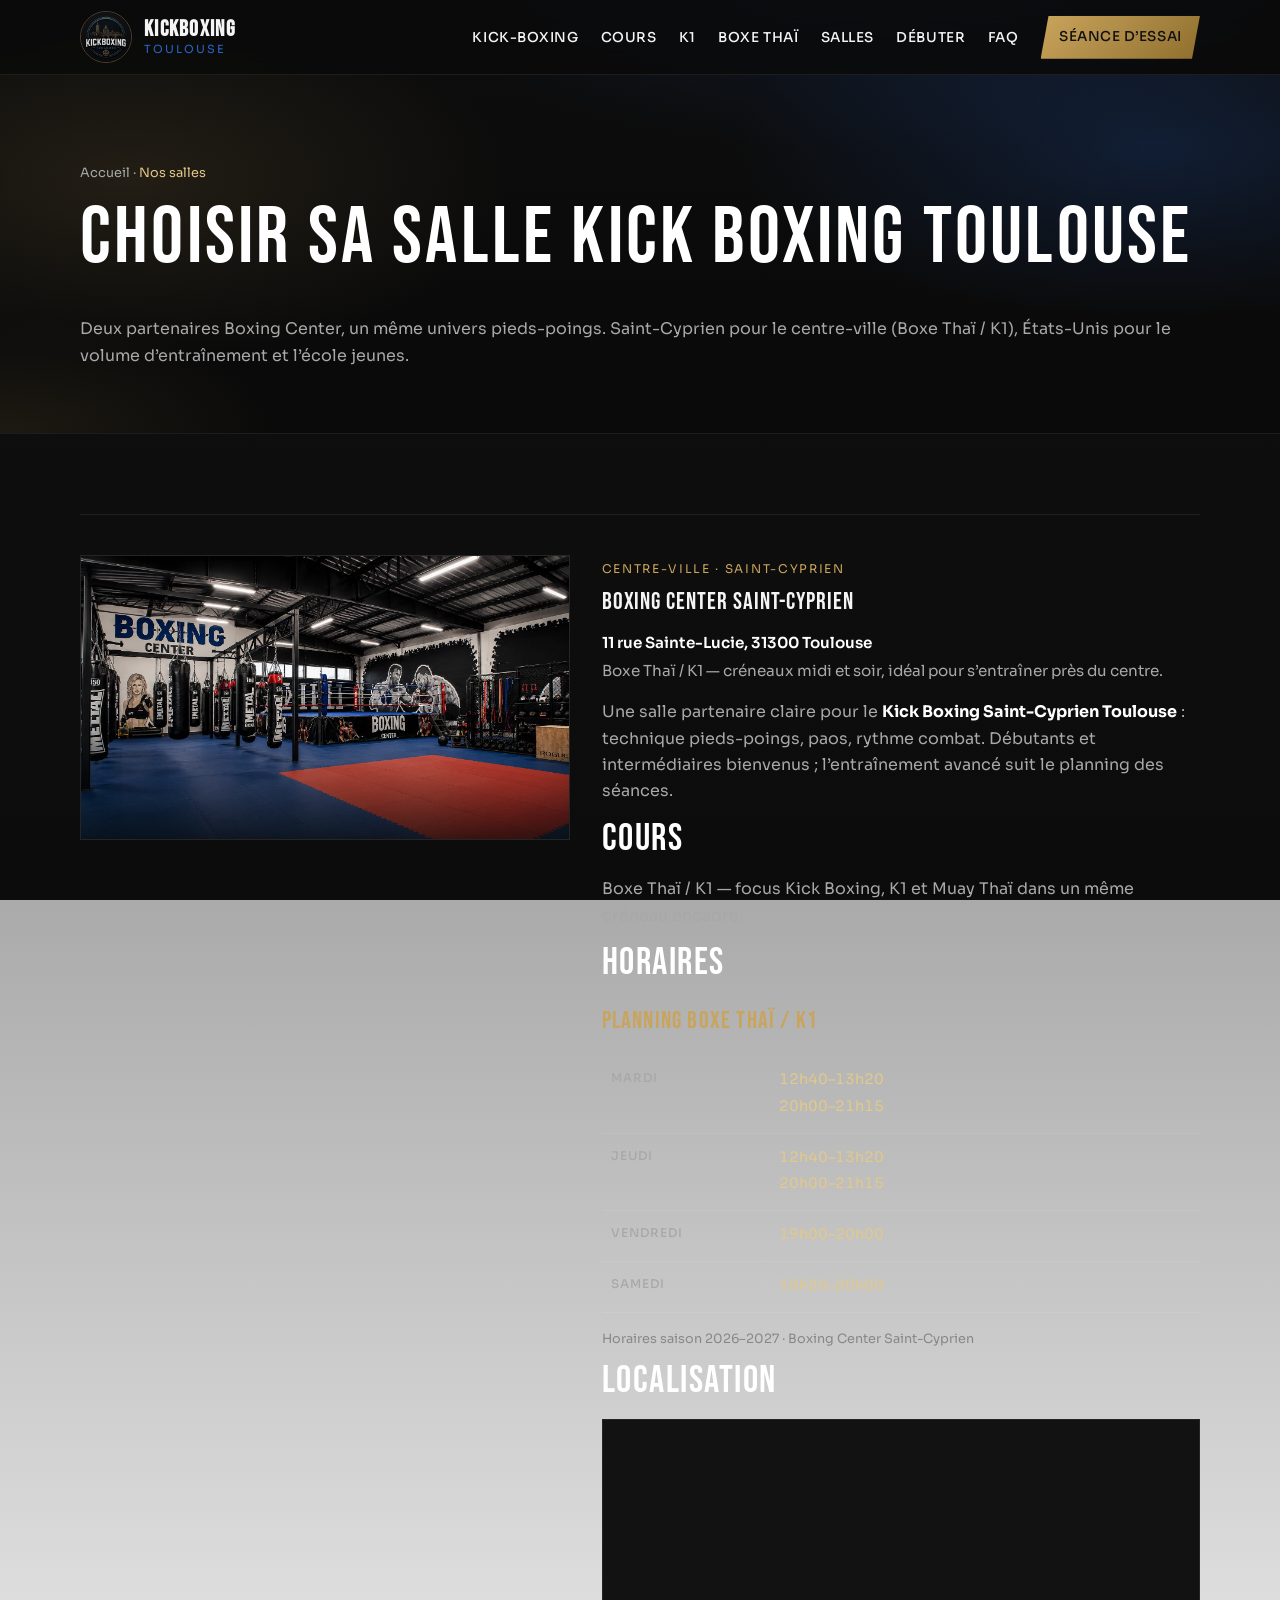
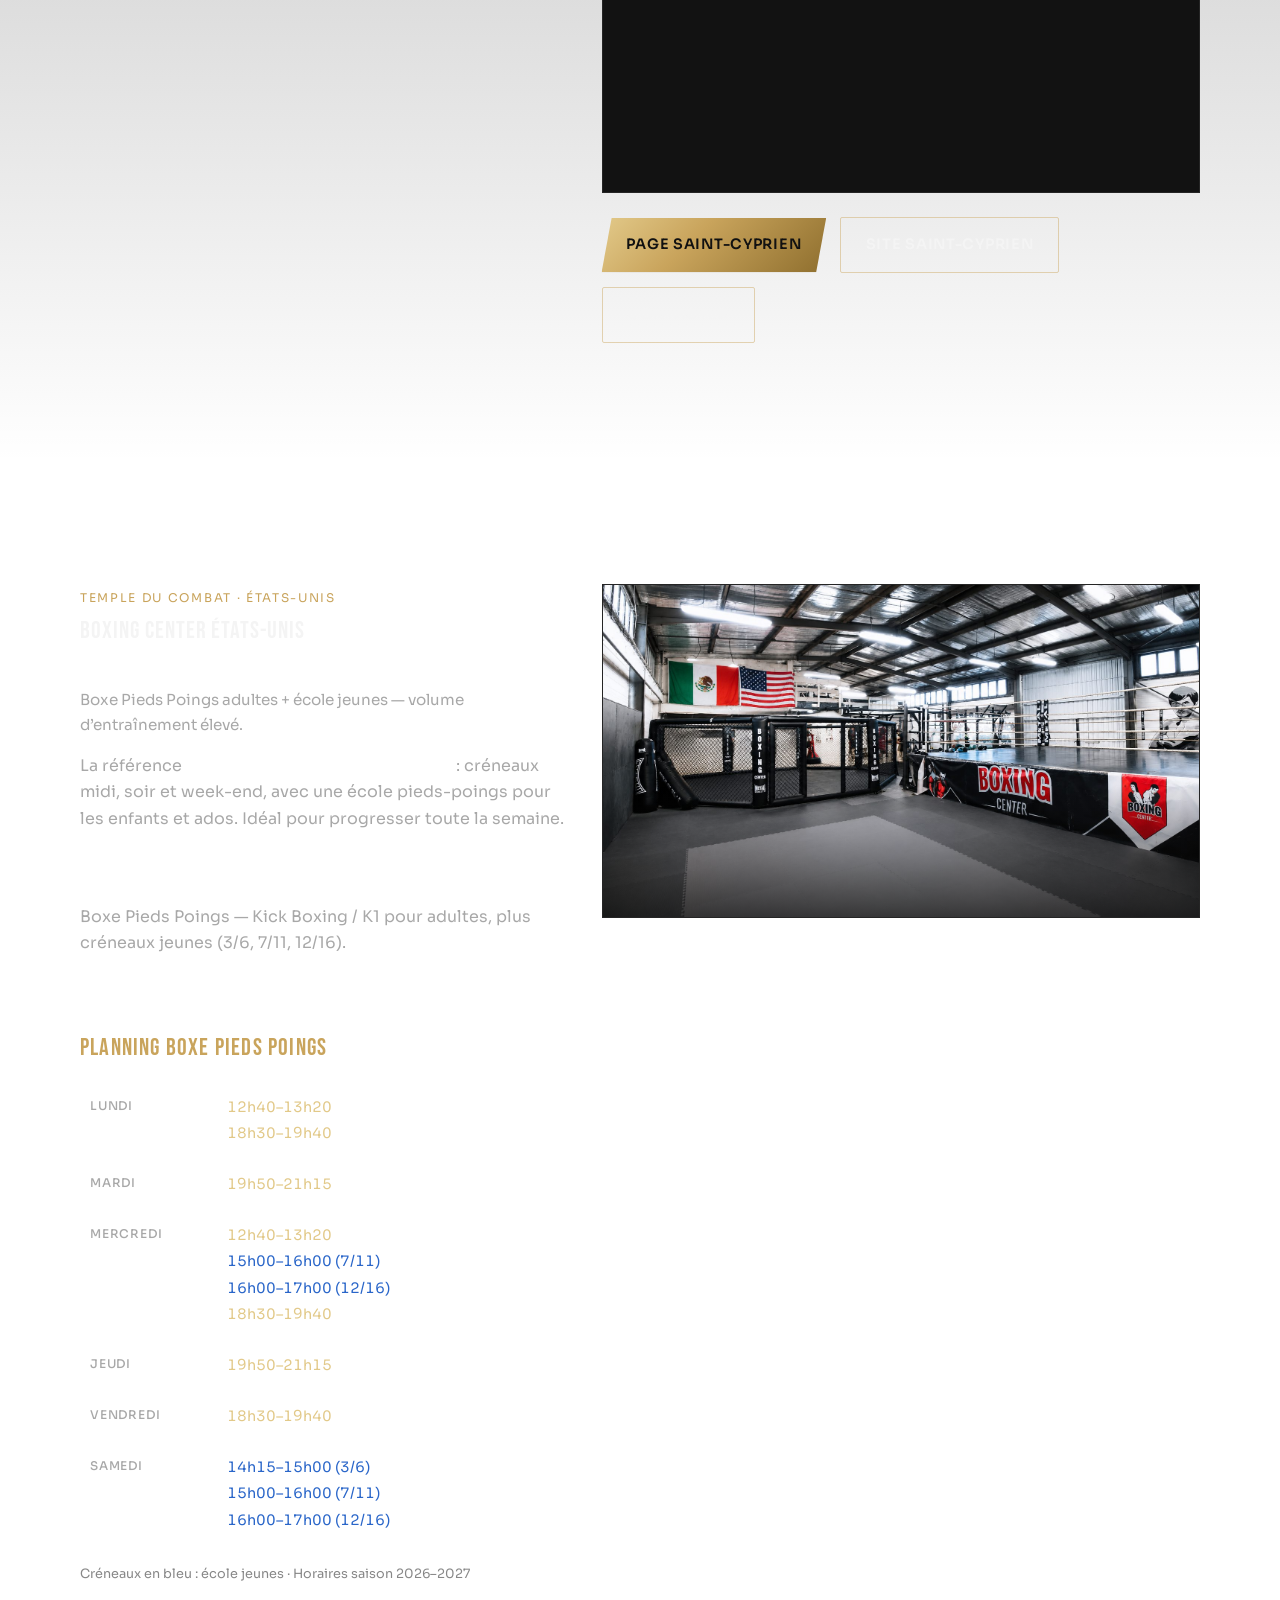
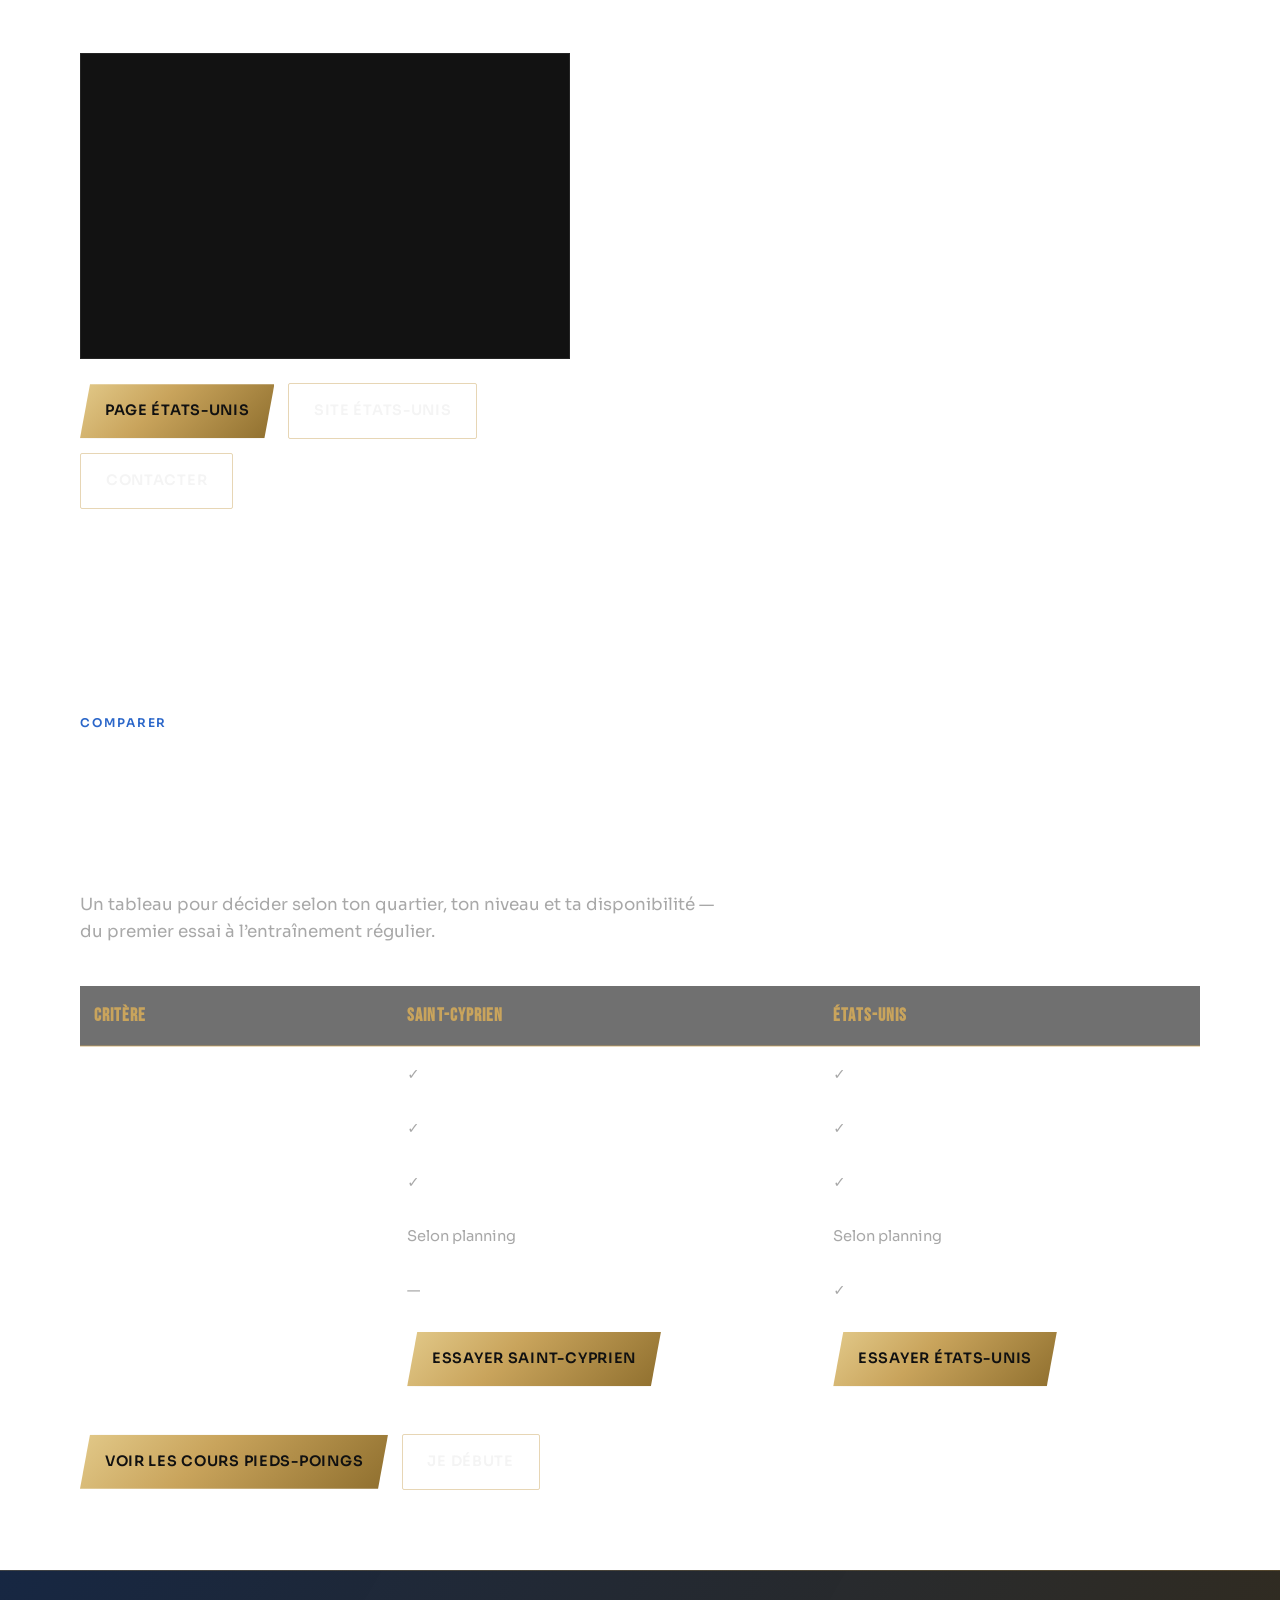
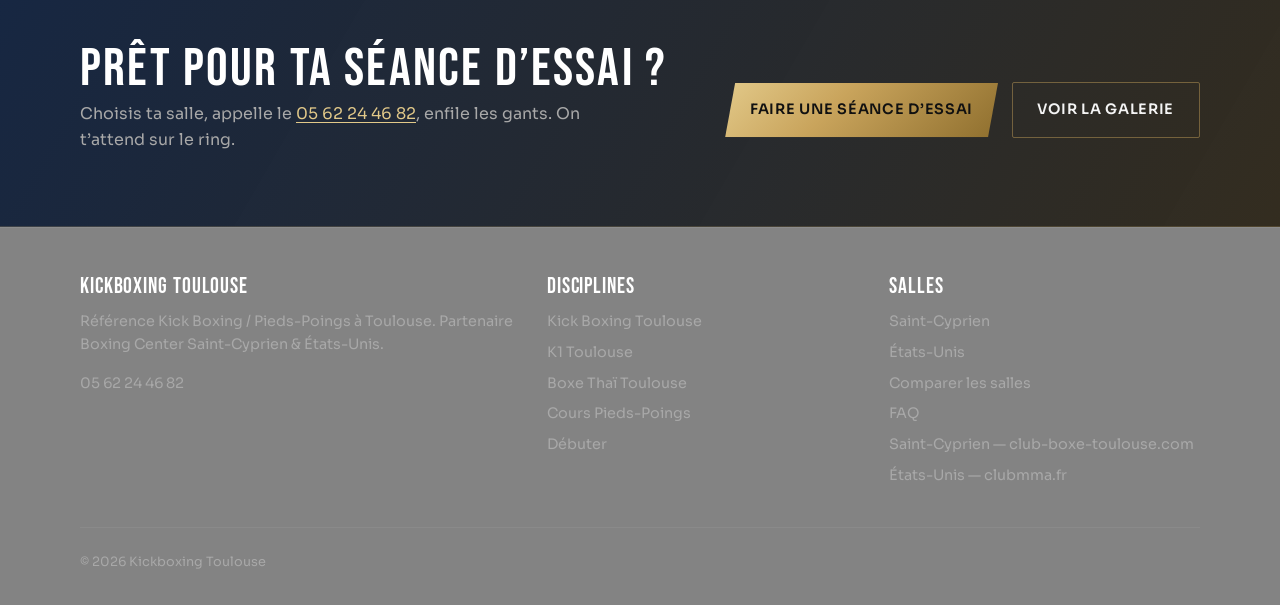
<file: nos-salles.html>
<!DOCTYPE html>
<html lang="fr">
<head>
  <meta charset="UTF-8">
  <meta name="viewport" content="width=device-width, initial-scale=1">
  <title>Nos Salles Kick Boxing Toulouse | Saint-Cyprien &amp; États-Unis</title>
  <meta name="description" content="Choisir sa salle Kick Boxing Toulouse : Boxing Center Saint-Cyprien (Boxe Thaï/K1) ou États-Unis (Pieds-Poings + école jeunes). Horaires, adresses, comparaison.">
  <meta name="robots" content="index, follow, max-image-preview:large">
  <link rel="canonical" href="https://kickboxing-toulouse.fr/nos-salles.html">
  <meta property="og:locale" content="fr_FR">
  <meta property="og:type" content="website">
  <meta property="og:site_name" content="Kickboxing Toulouse">
  <meta property="og:title" content="Nos Salles Kick Boxing Toulouse | Saint-Cyprien &amp; États-Unis">
  <meta property="og:description" content="Deux salles partenaires Boxing Center pour le Kick Boxing à Toulouse. Comparez Saint-Cyprien et États-Unis.">
  <meta property="og:url" content="https://kickboxing-toulouse.fr/nos-salles.html">
  <meta property="og:image" content="https://kickboxing-toulouse.fr/assets/photos/salles/saint-cyprien-hero.webp">
  <meta name="twitter:card" content="summary_large_image">
  <meta name="geo.region" content="FR-31">
  <meta name="geo.placename" content="Toulouse">
  <link rel="icon" href="assets/logo.jpeg" type="image/jpeg">
  <link rel="preconnect" href="https://fonts.googleapis.com">
  <link rel="preconnect" href="https://fonts.gstatic.com" crossorigin>
  <link href="https://fonts.googleapis.com/css2?family=Bebas+Neue&family=Sora:wght@400;500;600;700&display=swap" rel="stylesheet">
  <link rel="stylesheet" href="css/styles.css">
  <script type="application/ld+json">
  {
    "@context": "https://schema.org",
    "@type": "BreadcrumbList",
    "itemListElement": [
      { "@type": "ListItem", "position": 1, "name": "Accueil", "item": "https://kickboxing-toulouse.fr/" },
      { "@type": "ListItem", "position": 2, "name": "Nos salles", "item": "https://kickboxing-toulouse.fr/nos-salles.html" }
    ]
  }
  </script>
  <script type="application/ld+json">
  {
    "@context": "https://schema.org",
    "@type": "CollectionPage",
    "name": "Nos salles Kick Boxing Toulouse",
    "url": "https://kickboxing-toulouse.fr/nos-salles.html",
    "description": "Comparer et choisir sa salle Kick Boxing Toulouse : Boxing Center Saint-Cyprien et États-Unis.",
    "isPartOf": { "@id": "https://kickboxing-toulouse.fr/#website" },
    "about": [
      {
        "@type": "SportsActivityLocation",
        "name": "Boxing Center Saint-Cyprien",
        "url": "https://kickboxing-toulouse.fr/salles/saint-cyprien.html",
        "telephone": "+33562244682",
        "address": {
          "@type": "PostalAddress",
          "streetAddress": "11 rue Sainte-Lucie",
          "postalCode": "31300",
          "addressLocality": "Toulouse",
          "addressCountry": "FR"
        }
      },
      {
        "@type": "SportsActivityLocation",
        "name": "Boxing Center États-Unis",
        "url": "https://kickboxing-toulouse.fr/salles/etats-unis.html",
        "telephone": "+33562244682",
        "address": {
          "@type": "PostalAddress",
          "streetAddress": "388 avenue des États-Unis",
          "postalCode": "31200",
          "addressLocality": "Toulouse",
          "addressCountry": "FR"
        }
      }
    ]
  }
  </script>
</head>
<body>
  <a class="skip-link" href="#contenu">Aller au contenu</a>
  <header class="site-header">
    <div class="container nav">
      <a class="brand" href="index.html">
        <img src="assets/logo.jpeg" width="52" height="52" alt="Logo Kickboxing Toulouse">
        <span class="brand-text"><strong>KICKBOXING</strong><span>Toulouse</span></span>
      </a>
      <button class="nav-toggle" type="button" aria-label="Ouvrir le menu" aria-expanded="false" aria-controls="menu">
        <span></span><span></span><span></span>
      </button>
      <ul class="nav-links" id="menu">
        <li><a href="kick-boxing-toulouse.html">Kick-Boxing</a></li>
        <li><a href="cours-pieds-poings.html">Cours</a></li>
        <li><a href="k1-toulouse.html">K1</a></li>
        <li><a href="boxe-thai-toulouse.html">Boxe Thaï</a></li>
        <li><a href="nos-salles.html" aria-current="page">Salles</a></li>
        <li><a href="debuter-kick-boxing.html">Débuter</a></li>
        <li><a href="faq.html">FAQ</a></li>
        <li><a href="#essai" class="nav-cta">Séance d’essai</a></li>
      </ul>
    </div>
  </header>

  <main id="contenu">
    <div class="page-hero">
      <div class="container">
        <nav class="breadcrumbs" aria-label="Fil d'Ariane">
          <a href="index.html">Accueil</a> · <span aria-current="page">Nos salles</span>
        </nav>
        <h1>Choisir sa salle Kick Boxing Toulouse</h1>
        <p>Deux partenaires Boxing Center, un même univers pieds-poings. Saint-Cyprien pour le centre-ville (Boxe Thaï / K1), États-Unis pour le volume d’entraînement et l’école jeunes.</p>
      </div>
    </div>

    <section class="salles" id="saint-cyprien" aria-labelledby="sc-title">
      <div class="container">
        <div class="salle-split reveal">
          <div class="salle-media">
            <img src="assets/photos/salles/saint-cyprien-hero.webp" width="900" height="600" loading="lazy" alt="Salle Kick Boxing Boxing Center Saint-Cyprien Toulouse — ring et espace combat">
          </div>
          <div class="salle-copy">
            <span class="salle-tag">Centre-ville · Saint-Cyprien</span>
            <h2 id="sc-title">Boxing Center Saint-Cyprien</h2>
            <p class="salle-address">
              <strong>11 rue Sainte-Lucie, 31300 Toulouse</strong>
              Boxe Thaï / K1 — créneaux midi et soir, idéal pour s’entraîner près du centre.
            </p>
            <p>Une salle partenaire claire pour le <strong style="color:#fff">Kick Boxing Saint-Cyprien Toulouse</strong>&nbsp;: technique pieds-poings, paos, rythme combat. Débutants et intermédiaires bienvenus&nbsp;; l’entraînement avancé suit le planning des séances.</p>
            <h3>Cours</h3>
            <p>Boxe Thaï / K1 — focus Kick Boxing, K1 et Muay Thaï dans un même créneau encadré.</p>
            <h3>Horaires</h3>
            <table class="schedule">
              <caption>Planning Boxe Thaï / K1</caption>
              <tbody>
                <tr>
                  <th scope="row">Mardi</th>
                  <td><span class="slot">12h40–13h20</span><span class="slot">20h00–21h15</span></td>
                </tr>
                <tr>
                  <th scope="row">Jeudi</th>
                  <td><span class="slot">12h40–13h20</span><span class="slot">20h00–21h15</span></td>
                </tr>
                <tr>
                  <th scope="row">Vendredi</th>
                  <td><span class="slot">19h00–20h00</span></td>
                </tr>
                <tr>
                  <th scope="row">Samedi</th>
                  <td><span class="slot">18h20–20h00</span></td>
                </tr>
              </tbody>
            </table>
            <p class="note">Horaires saison 2026–2027 · Boxing Center Saint-Cyprien</p>
            <h3>Localisation</h3>
            <div class="map-embed">
              <iframe title="Carte Boxing Center Saint-Cyprien Toulouse" src="https://www.google.com/maps?q=11+rue+Sainte+Lucie+31300+Toulouse&amp;output=embed" loading="lazy" referrerpolicy="no-referrer-when-downgrade" allowfullscreen></iframe>
            </div>
            <div class="cta-row" style="margin-top:1.5rem;">
              <a class="btn btn-primary" href="salles/saint-cyprien.html">Page Saint-Cyprien</a>
              <a class="btn btn-ghost" href="https://club-boxe-toulouse.com/" rel="noopener" target="_blank">Site Saint-Cyprien</a>
              <a class="btn btn-ghost" href="tel:+33562244682">Contacter</a>
            </div>
          </div>
        </div>
      </div>
    </section>

    <section id="etats-unis" aria-labelledby="eu-title">
      <div class="container">
        <div class="salle-split salle-split--reverse reveal">
          <div class="salle-media">
            <img src="assets/photos/salles/etats-unis-hero.jpg" width="900" height="600" loading="lazy" alt="Salle Kick Boxing Boxing Center avenue des États-Unis Toulouse — grand espace combat">
          </div>
          <div class="salle-copy">
            <span class="salle-tag">Temple du combat · États-Unis</span>
            <h2 id="eu-title">Boxing Center États-Unis</h2>
            <p class="salle-address">
              <strong>388 avenue des États-Unis, 31200 Toulouse</strong>
              Boxe Pieds Poings adultes + école jeunes — volume d’entraînement élevé.
            </p>
            <p>La référence <strong style="color:#fff">Kick Boxing Toulouse États-Unis</strong>&nbsp;: créneaux midi, soir et week-end, avec une école pieds-poings pour les enfants et ados. Idéal pour progresser toute la semaine.</p>
            <h3>Cours</h3>
            <p>Boxe Pieds Poings — Kick Boxing / K1 pour adultes, plus créneaux jeunes (3/6, 7/11, 12/16).</p>
            <h3>Horaires</h3>
            <table class="schedule">
              <caption>Planning Boxe Pieds Poings</caption>
              <tbody>
                <tr>
                  <th scope="row">Lundi</th>
                  <td><span class="slot">12h40–13h20</span><span class="slot">18h30–19h40</span></td>
                </tr>
                <tr>
                  <th scope="row">Mardi</th>
                  <td><span class="slot">19h50–21h15</span></td>
                </tr>
                <tr>
                  <th scope="row">Mercredi</th>
                  <td>
                    <span class="slot">12h40–13h20</span>
                    <span class="slot youth">15h00–16h00 (7/11)</span>
                    <span class="slot youth">16h00–17h00 (12/16)</span>
                    <span class="slot">18h30–19h40</span>
                  </td>
                </tr>
                <tr>
                  <th scope="row">Jeudi</th>
                  <td><span class="slot">19h50–21h15</span></td>
                </tr>
                <tr>
                  <th scope="row">Vendredi</th>
                  <td><span class="slot">18h30–19h40</span></td>
                </tr>
                <tr>
                  <th scope="row">Samedi</th>
                  <td>
                    <span class="slot youth">14h15–15h00 (3/6)</span>
                    <span class="slot youth">15h00–16h00 (7/11)</span>
                    <span class="slot youth">16h00–17h00 (12/16)</span>
                  </td>
                </tr>
              </tbody>
            </table>
            <p class="note">Créneaux en bleu&nbsp;: école jeunes · Horaires saison 2026–2027</p>
            <h3>Localisation</h3>
            <div class="map-embed">
              <iframe title="Carte Boxing Center États-Unis Toulouse" src="https://www.google.com/maps?q=388+Avenue+des+%C3%89tats-Unis+31200+Toulouse&amp;output=embed" loading="lazy" referrerpolicy="no-referrer-when-downgrade" allowfullscreen></iframe>
            </div>
            <div class="cta-row" style="margin-top:1.5rem;">
              <a class="btn btn-primary" href="salles/etats-unis.html">Page États-Unis</a>
              <a class="btn btn-ghost" href="https://clubmma.fr/" rel="noopener" target="_blank">Site États-Unis</a>
              <a class="btn btn-ghost" href="tel:+33562244682">Contacter</a>
            </div>
          </div>
        </div>
      </div>
    </section>

    <section id="comparer" aria-labelledby="compare-title">
      <div class="container">
        <div class="section-head reveal">
          <span class="eyebrow">Comparer</span>
          <h2 id="compare-title">Quelle salle Kick Boxing Toulouse choisir&nbsp;?</h2>
          <p>Un tableau pour décider selon ton quartier, ton niveau et ta disponibilité — du premier essai à l’entraînement régulier.</p>
        </div>
        <div class="compare-table reveal">
          <table>
            <thead>
              <tr>
                <th scope="col">Critère</th>
                <th scope="col">Saint-Cyprien</th>
                <th scope="col">États-Unis</th>
              </tr>
            </thead>
            <tbody>
              <tr>
                <th scope="row">Cours Pieds-Poings</th>
                <td>✓</td>
                <td>✓</td>
              </tr>
              <tr>
                <th scope="row">Niveau débutant</th>
                <td>✓</td>
                <td>✓</td>
              </tr>
              <tr>
                <th scope="row">Niveau intermédiaire</th>
                <td>✓</td>
                <td>✓</td>
              </tr>
              <tr>
                <th scope="row">Entraînement avancé</th>
                <td>Selon planning</td>
                <td>Selon planning</td>
              </tr>
              <tr>
                <th scope="row">École jeunes</th>
                <td>—</td>
                <td>✓</td>
              </tr>
              <tr>
                <th scope="row">Séance d’essai</th>
                <td><a class="btn btn-primary" href="salles/saint-cyprien.html#essai">Essayer Saint-Cyprien</a></td>
                <td><a class="btn btn-primary" href="salles/etats-unis.html#essai">Essayer États-Unis</a></td>
              </tr>
            </tbody>
          </table>
        </div>
        <div class="cta-row reveal" style="margin-top:2rem;">
          <a class="btn btn-primary" href="cours-pieds-poings.html">Voir les cours Pieds-Poings</a>
          <a class="btn btn-ghost" href="debuter-kick-boxing.html">Je débute</a>
        </div>
      </div>
    </section>

    <section class="cta-band" id="essai">
      <div class="container reveal">
        <div>
          <h2>Prêt pour ta séance d’essai&nbsp;?</h2>
          <p>Choisis ta salle, appelle le <a href="tel:+33562244682">05&nbsp;62&nbsp;24&nbsp;46&nbsp;82</a>, enfile les gants. On t’attend sur le ring.</p>
        </div>
        <div class="cta-row">
          <a class="btn btn-primary" href="tel:+33562244682">Faire une séance d’essai</a>
          <a class="btn btn-ghost" href="galerie.html">Voir la galerie</a>
        </div>
      </div>
    </section>
  </main>

  <footer class="site-footer">
    <div class="container">
      <div class="footer-grid">
        <div>
          <h3>Kickboxing Toulouse</h3>
          <p>Référence Kick Boxing / Pieds-Poings à Toulouse. Partenaire Boxing Center Saint-Cyprien &amp; États-Unis.</p>
          <p><a href="tel:+33562244682">05 62 24 46 82</a></p>
        </div>
        <div>
          <h3>Disciplines</h3>
          <ul>
            <li><a href="kick-boxing-toulouse.html">Kick Boxing Toulouse</a></li>
            <li><a href="k1-toulouse.html">K1 Toulouse</a></li>
            <li><a href="boxe-thai-toulouse.html">Boxe Thaï Toulouse</a></li>
            <li><a href="cours-pieds-poings.html">Cours Pieds-Poings</a></li>
            <li><a href="debuter-kick-boxing.html">Débuter</a></li>
          </ul>
        </div>
        <div>
          <h3>Salles</h3>
          <ul>
            <li><a href="salles/saint-cyprien.html">Saint-Cyprien</a></li>
            <li><a href="salles/etats-unis.html">États-Unis</a></li>
            <li><a href="nos-salles.html">Comparer les salles</a></li>
            <li><a href="faq.html">FAQ</a></li>
            <li><a href="https://club-boxe-toulouse.com/" rel="noopener" target="_blank">Saint-Cyprien — club-boxe-toulouse.com</a></li>
            <li><a href="https://clubmma.fr/" rel="noopener" target="_blank">États-Unis — clubmma.fr</a></li>
          </ul>
        </div>
      </div>
      <div class="footer-bottom">
        <span>© <span data-year>2026</span> Kickboxing Toulouse</span>
</div>
    </div>
  </footer>
  <script src="js/main.js"></script>
</body>
</html>
</file>
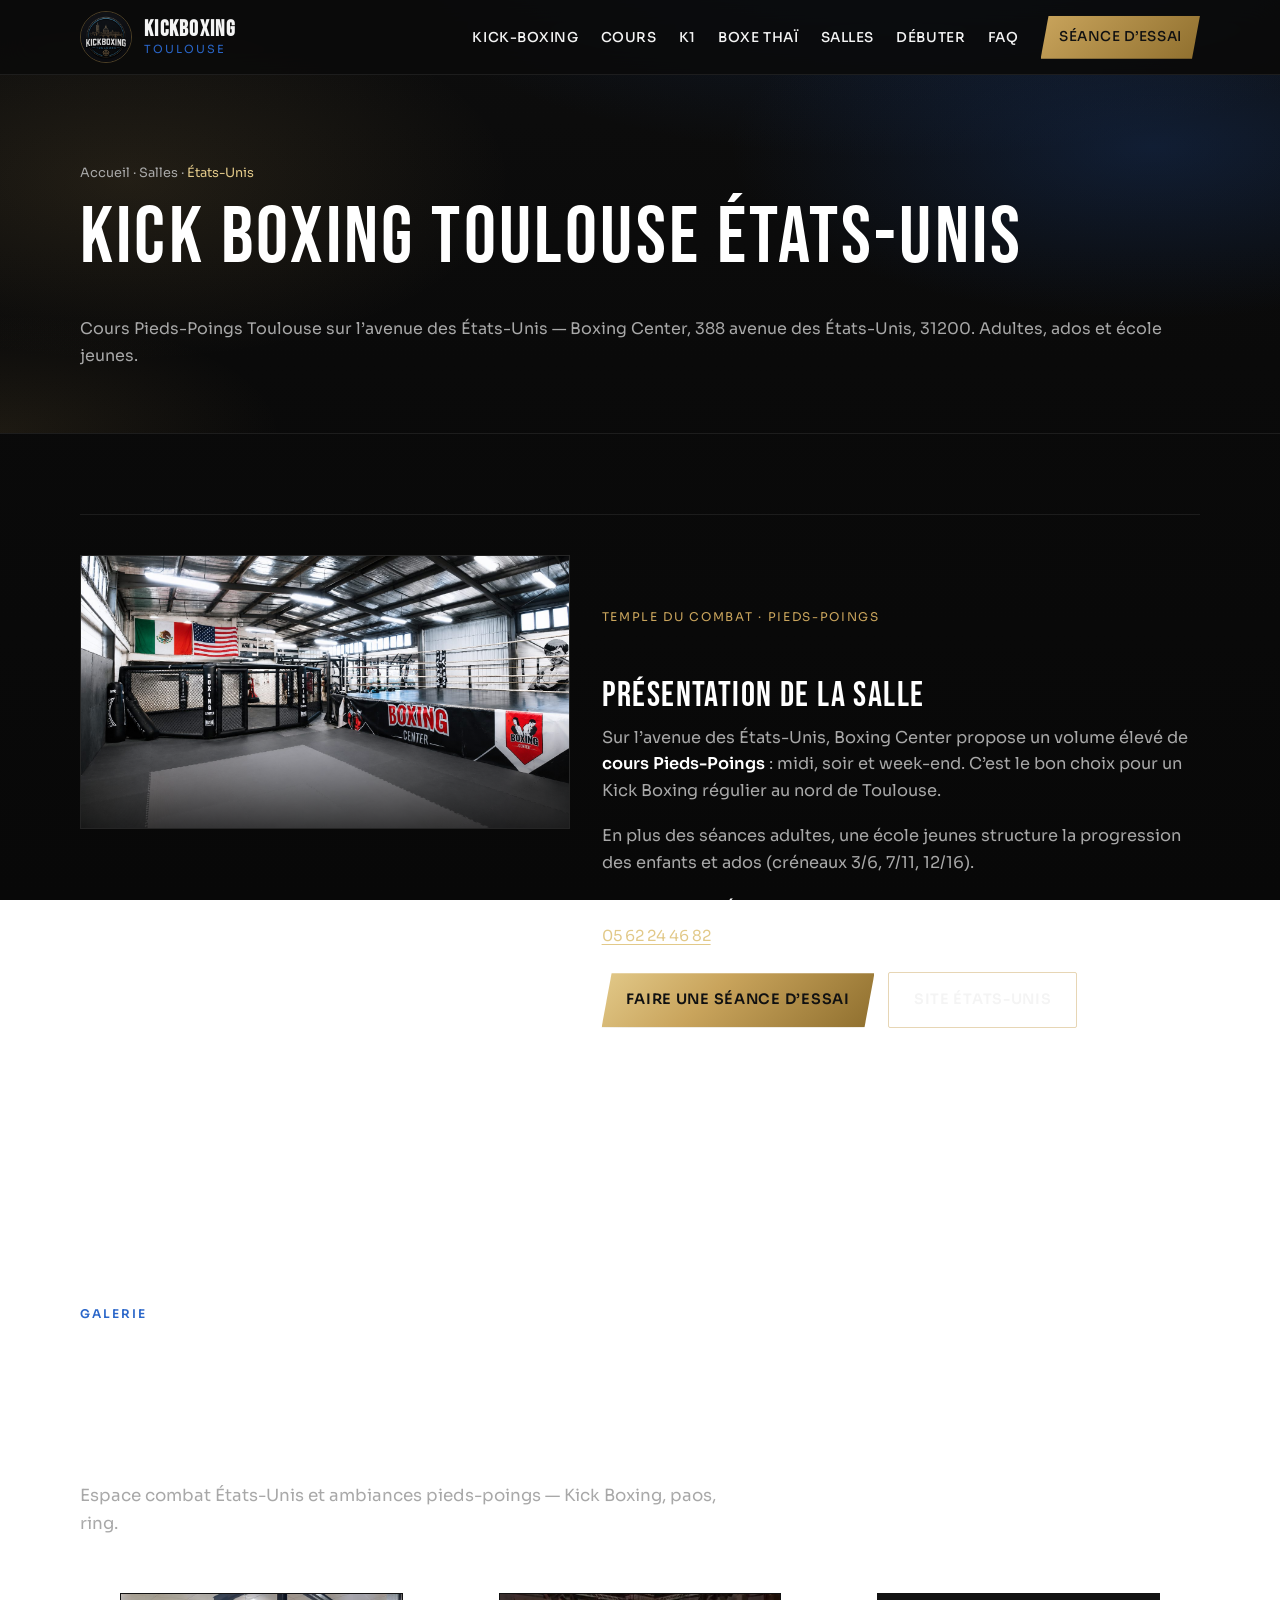
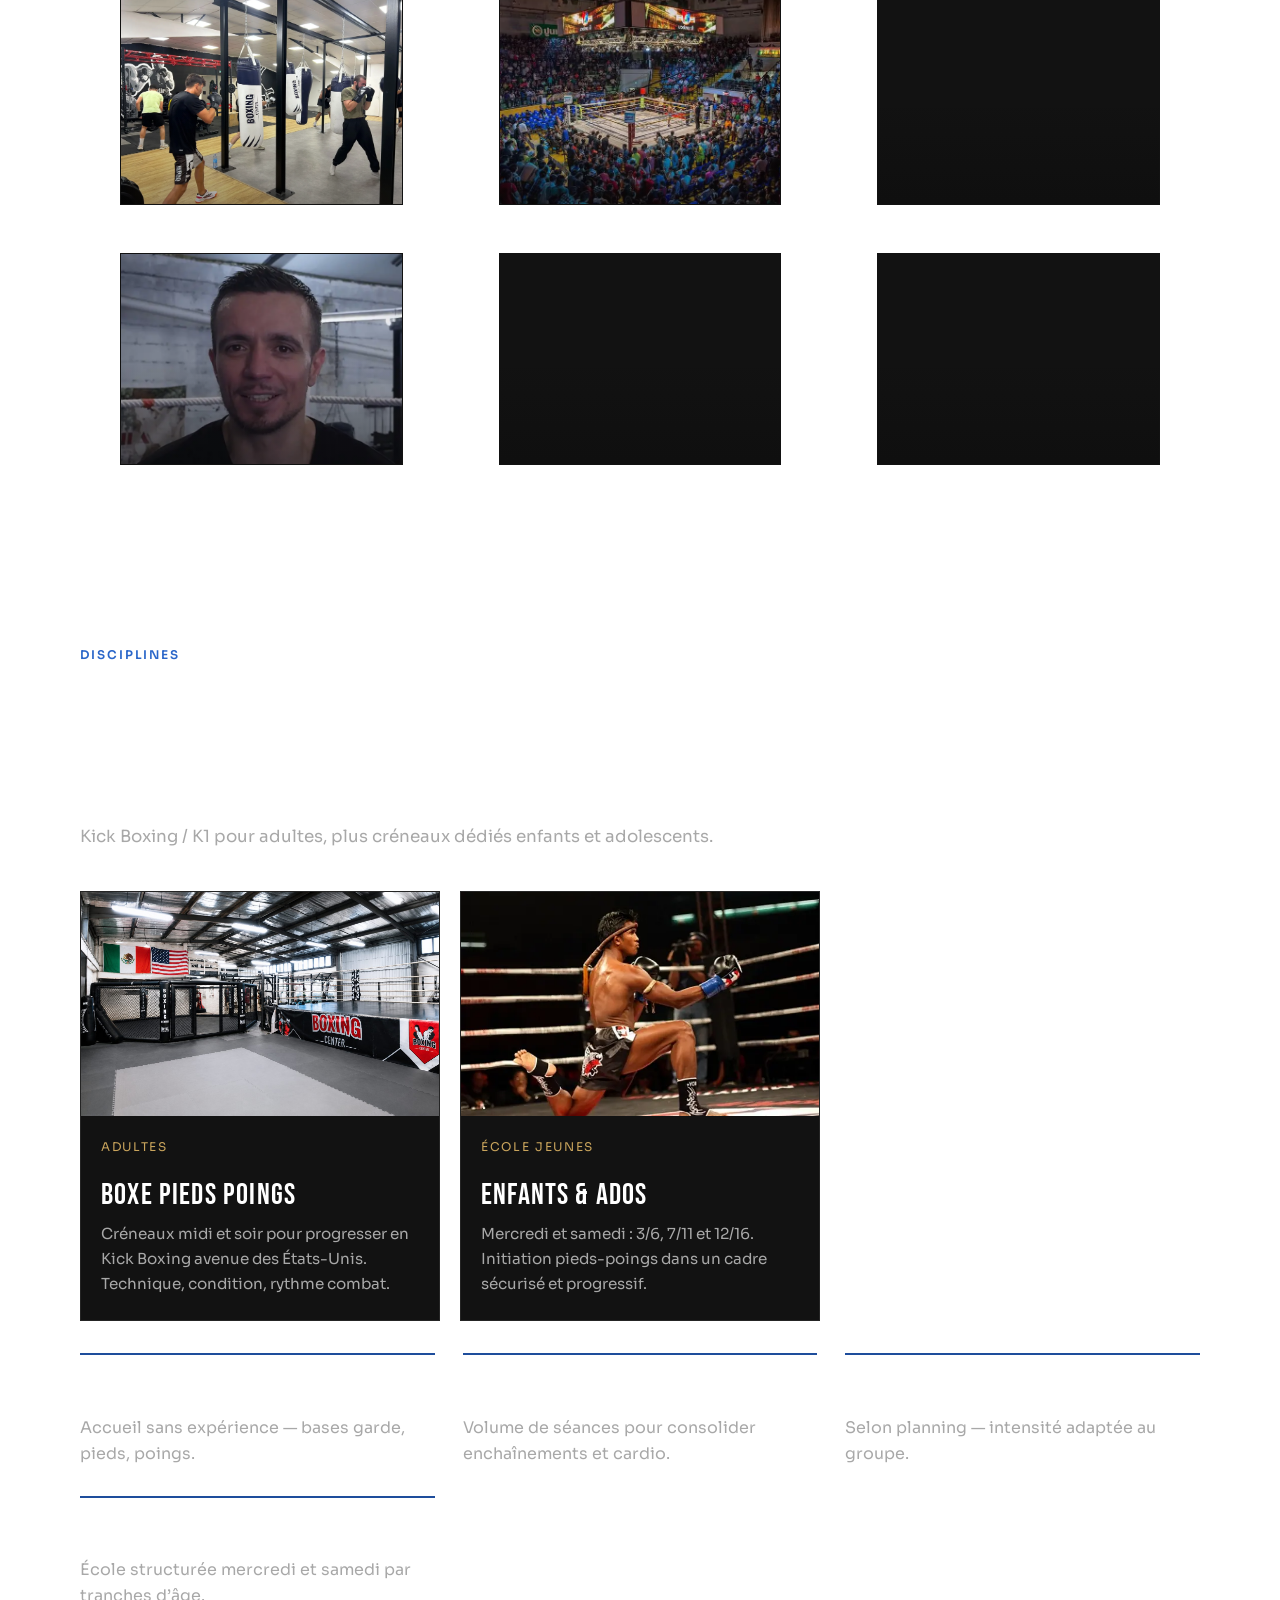
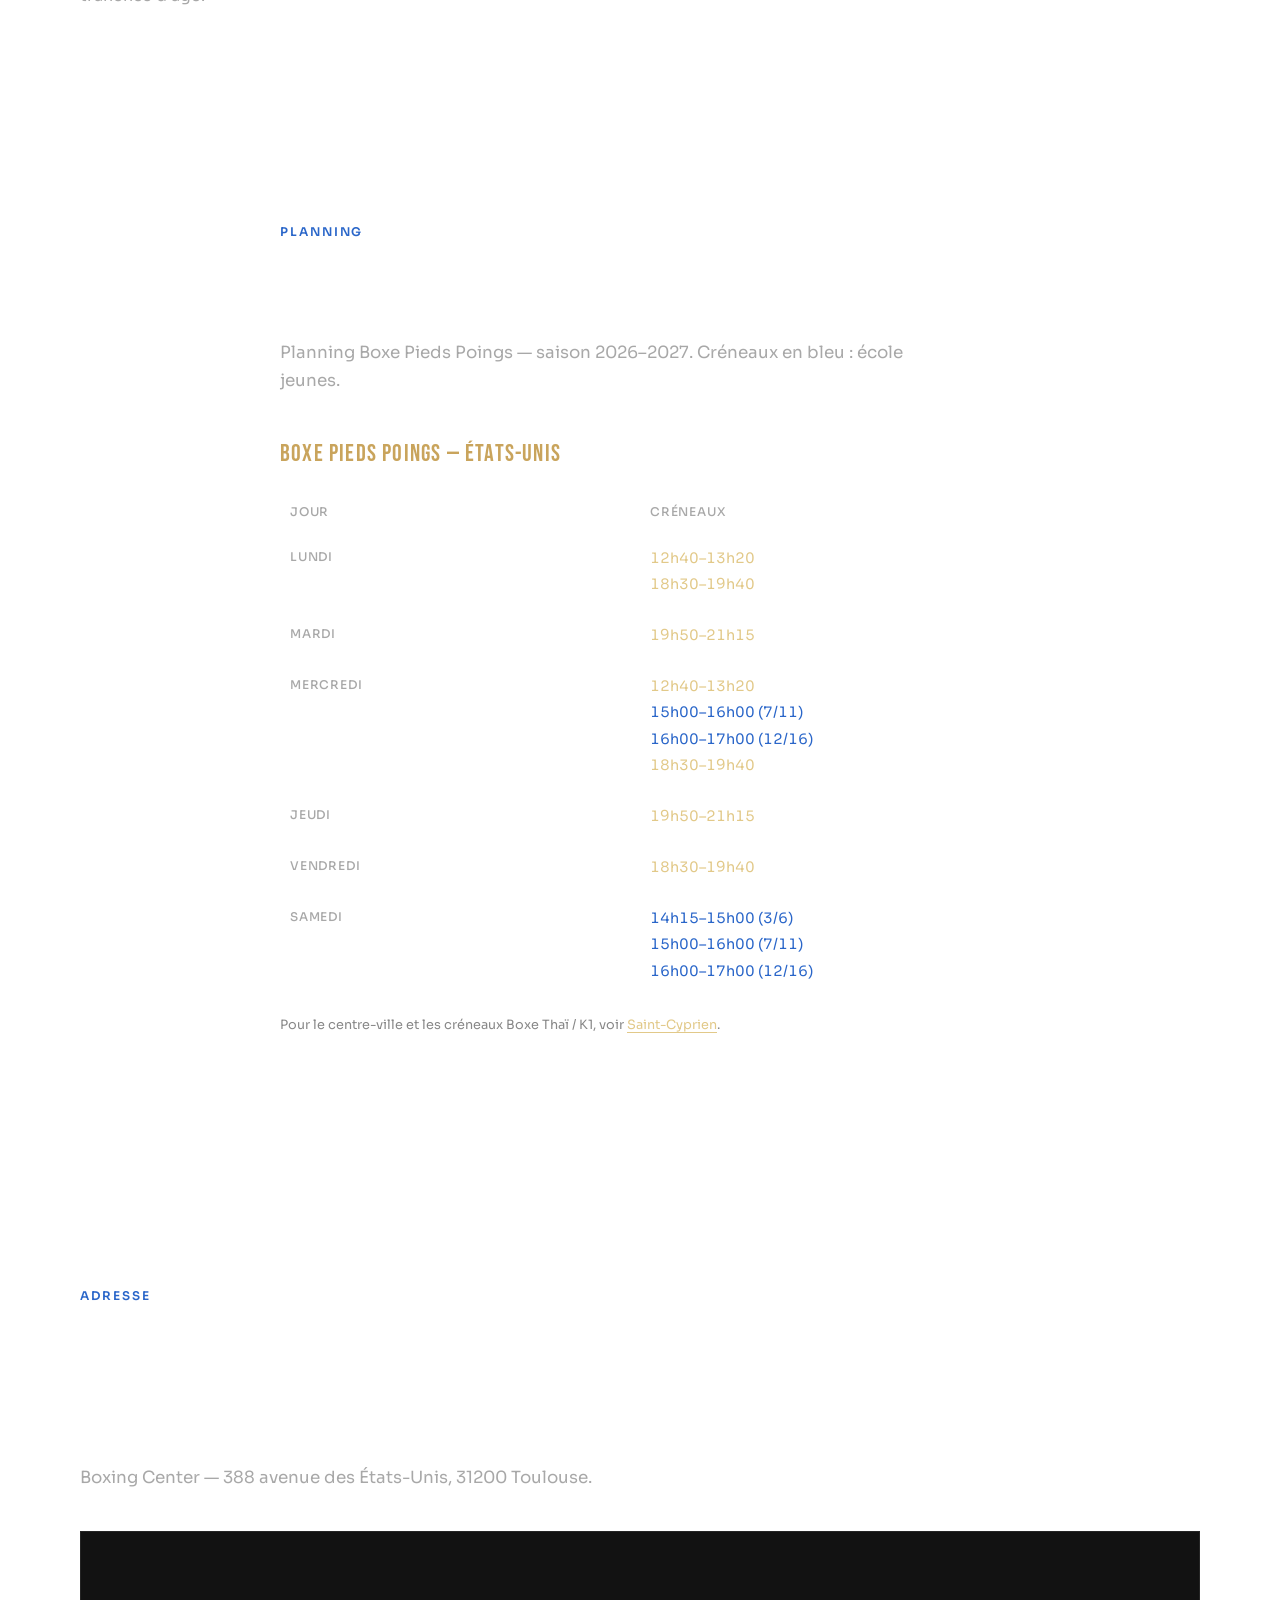
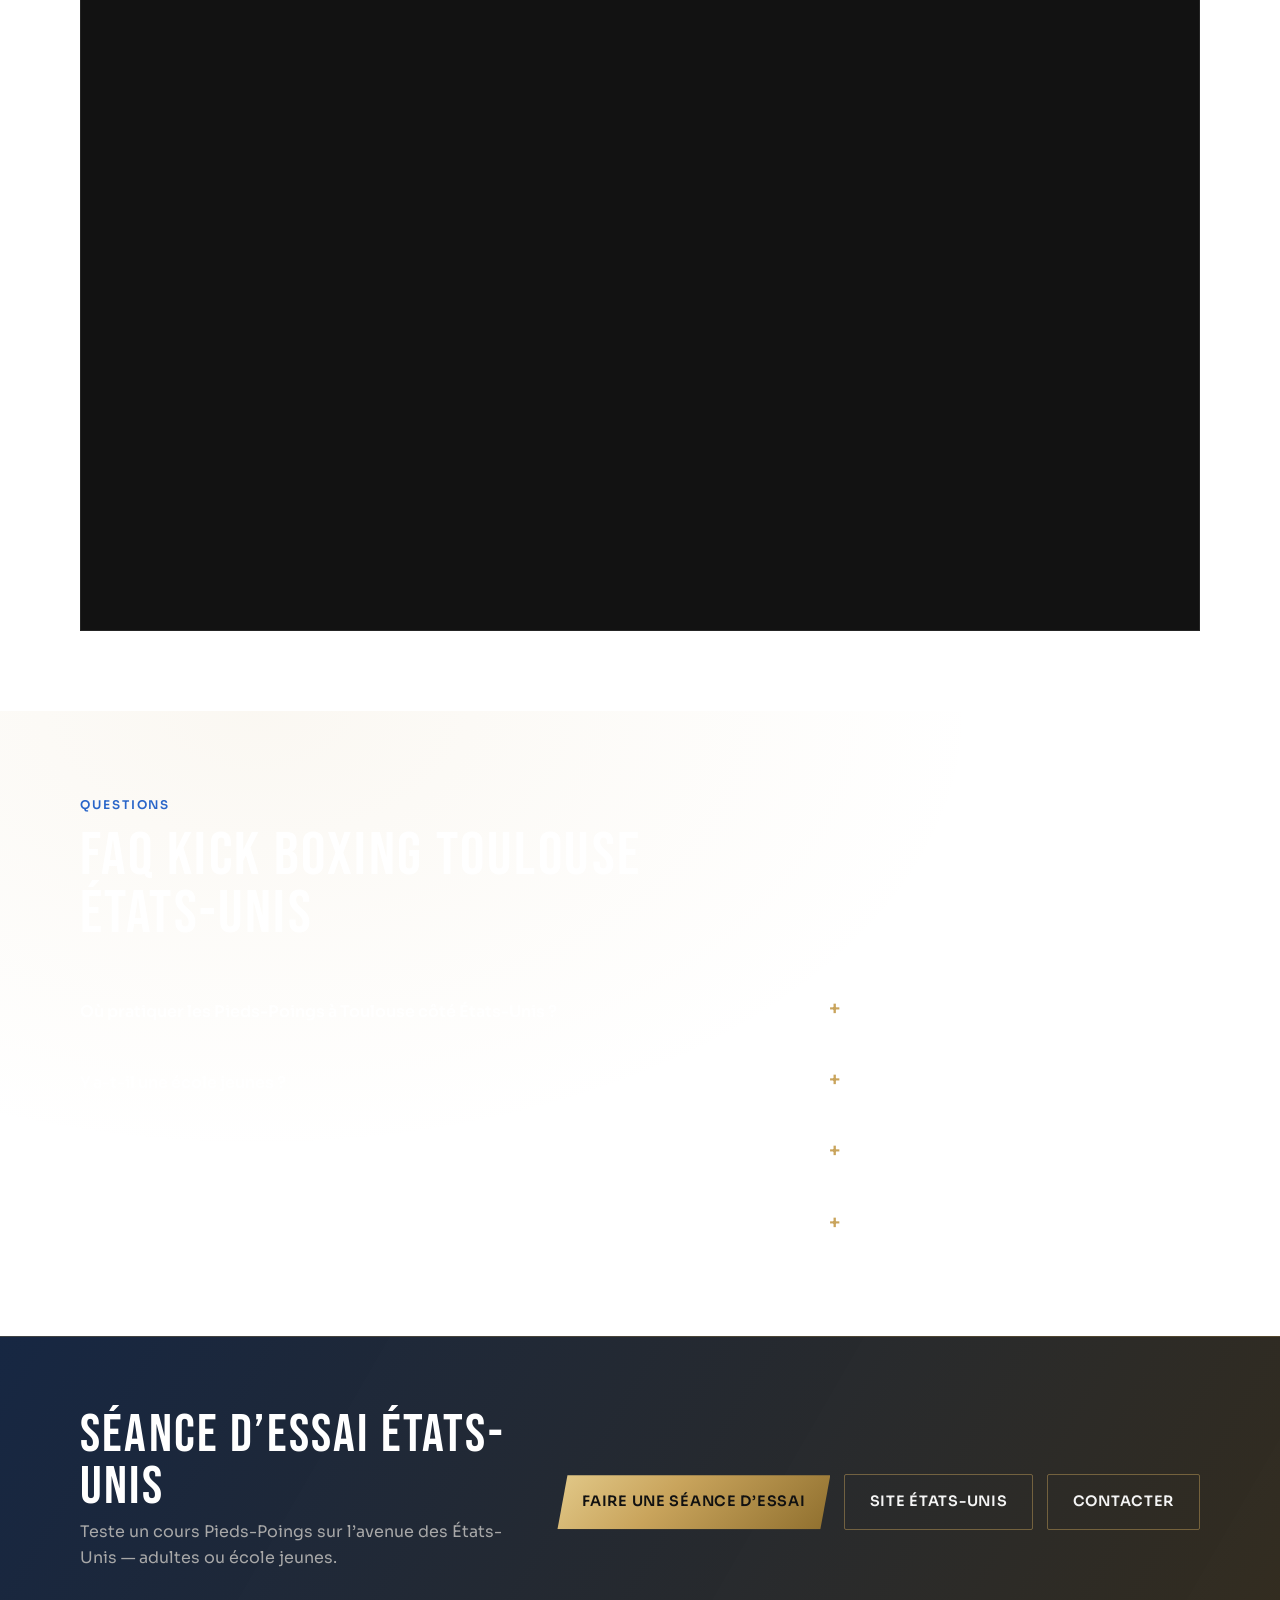
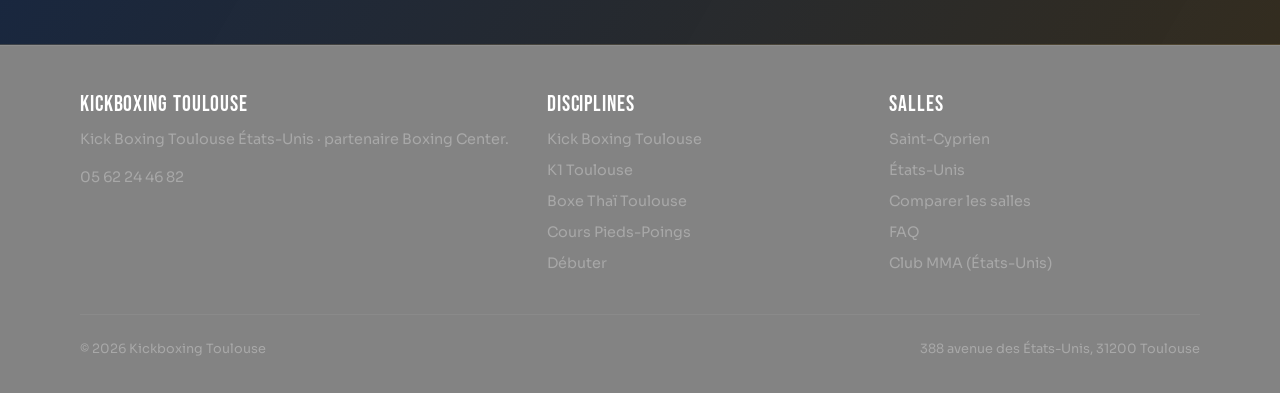
<file: salles/etats-unis.html>
<!DOCTYPE html>
<html lang="fr">
<head>
  <meta charset="UTF-8">
  <meta name="viewport" content="width=device-width, initial-scale=1">
  <title>Kick Boxing Toulouse États-Unis | Cours Pieds-Poings &amp; École Jeunes</title>
  <meta name="description" content="Kick Boxing Toulouse États-Unis : cours Pieds-Poings Boxing Center, 388 avenue des États-Unis. Horaires adultes &amp; école jeunes, séance d’essai.">
  <meta name="robots" content="index, follow, max-image-preview:large">
  <meta name="keywords" content="Kick Boxing Toulouse États-Unis, Cours Pieds-Poings Toulouse, Kick Boxing avenue États-Unis">
  <link rel="canonical" href="https://kickboxing-toulouse.fr/salles/etats-unis.html">
  <meta property="og:locale" content="fr_FR">
  <meta property="og:type" content="website">
  <meta property="og:site_name" content="Kickboxing Toulouse">
  <meta property="og:title" content="Kick Boxing Toulouse États-Unis | Pieds-Poings">
  <meta property="og:description" content="Cours Pieds-Poings et Kick Boxing avenue des États-Unis — Boxing Center, 388 avenue des États-Unis, 31200 Toulouse.">
  <meta property="og:url" content="https://kickboxing-toulouse.fr/salles/etats-unis.html">
  <meta property="og:image" content="https://kickboxing-toulouse.fr/assets/photos/salles/etats-unis-hero.jpg">
  <meta name="twitter:card" content="summary_large_image">
  <meta name="geo.region" content="FR-31">
  <meta name="geo.placename" content="Toulouse États-Unis">
  <link rel="icon" href="../assets/logo.jpeg" type="image/jpeg">
  <link rel="preconnect" href="https://fonts.googleapis.com">
  <link rel="preconnect" href="https://fonts.gstatic.com" crossorigin>
  <link href="https://fonts.googleapis.com/css2?family=Bebas+Neue&family=Sora:wght@400;500;600;700&display=swap" rel="stylesheet">
  <link rel="stylesheet" href="../css/styles.css">
  <script type="application/ld+json">
  {
    "@context": "https://schema.org",
    "@type": "BreadcrumbList",
    "itemListElement": [
      { "@type": "ListItem", "position": 1, "name": "Accueil", "item": "https://kickboxing-toulouse.fr/" },
      { "@type": "ListItem", "position": 2, "name": "Nos salles", "item": "https://kickboxing-toulouse.fr/nos-salles.html" },
      { "@type": "ListItem", "position": 3, "name": "États-Unis", "item": "https://kickboxing-toulouse.fr/salles/etats-unis.html" }
    ]
  }
  </script>
  <script type="application/ld+json">
  {
    "@context": "https://schema.org",
    "@type": "SportsActivityLocation",
    "@id": "https://kickboxing-toulouse.fr/salles/etats-unis.html#local",
    "name": "Kick Boxing Toulouse États-Unis — Boxing Center",
    "alternateName": ["Cours Pieds-Poings Toulouse", "Kick Boxing avenue États-Unis"],
    "url": "https://kickboxing-toulouse.fr/salles/etats-unis.html",
    "image": [
      "https://kickboxing-toulouse.fr/assets/photos/salles/etats-unis-hero.jpg",
      "https://kickboxing-toulouse.fr/assets/photos/salles/etats-unis-espace.webp"
    ],
    "description": "Cours de Kick Boxing et Boxe Pieds Poings à Toulouse États-Unis chez Boxing Center. Adultes et école jeunes.",
    "telephone": "+33562244682",
    "sport": ["Kickboxing", "K1", "Muay Thai"],
    "address": {
      "@type": "PostalAddress",
      "streetAddress": "388 avenue des États-Unis",
      "postalCode": "31200",
      "addressLocality": "Toulouse",
      "addressRegion": "Occitanie",
      "addressCountry": "FR"
    },
    "geo": {
      "@type": "GeoCoordinates",
      "addressCountry": "FR"
    },
    "areaServed": { "@type": "City", "name": "Toulouse" },
    "sameAs": [
      "https://clubmma.fr/"
    ]
  }
  </script>
</head>
<body>
  <a class="skip-link" href="#contenu">Aller au contenu</a>
  <header class="site-header">
    <div class="container nav">
      <a class="brand" href="../index.html">
        <img src="../assets/logo.jpeg" width="52" height="52" alt="Logo Kickboxing Toulouse">
        <span class="brand-text"><strong>KICKBOXING</strong><span>Toulouse</span></span>
      </a>
      <button class="nav-toggle" type="button" aria-label="Ouvrir le menu" aria-expanded="false" aria-controls="menu">
        <span></span><span></span><span></span>
      </button>
      <ul class="nav-links" id="menu">
        <li><a href="../kick-boxing-toulouse.html">Kick-Boxing</a></li>
        <li><a href="../cours-pieds-poings.html">Cours</a></li>
        <li><a href="../k1-toulouse.html">K1</a></li>
        <li><a href="../boxe-thai-toulouse.html">Boxe Thaï</a></li>
        <li><a href="../nos-salles.html" aria-current="page">Salles</a></li>
        <li><a href="../debuter-kick-boxing.html">Débuter</a></li>
        <li><a href="../faq.html">FAQ</a></li>
        <li><a href="#essai" class="nav-cta">Séance d’essai</a></li>
      </ul>
    </div>
  </header>

  <main id="contenu">
    <div class="page-hero">
      <div class="container">
        <nav class="breadcrumbs" aria-label="Fil d'Ariane">
          <a href="../index.html">Accueil</a> · <a href="../nos-salles.html">Salles</a> · <span aria-current="page">États-Unis</span>
        </nav>
        <h1>Kick Boxing Toulouse États-Unis</h1>
        <p>Cours Pieds-Poings Toulouse sur l’avenue des États-Unis — Boxing Center, 388 avenue des États-Unis, 31200. Adultes, ados et école jeunes.</p>
      </div>
    </div>

    <section aria-labelledby="presentation-eu">
      <div class="container">
        <div class="salle-split reveal">
          <div class="salle-media">
            <img src="../assets/photos/salles/etats-unis-hero.jpg" width="900" height="600" loading="lazy" alt="Kick Boxing Toulouse États-Unis — grand espace combat Boxing Center">
          </div>
          <div class="salle-copy content-block">
            <span class="salle-tag">Temple du combat · Pieds-Poings</span>
            <h2 id="presentation-eu">Présentation de la salle</h2>
            <p>Sur l’avenue des États-Unis, Boxing Center propose un volume élevé de <strong>cours Pieds-Poings</strong>&nbsp;: midi, soir et week-end. C’est le bon choix pour un Kick Boxing régulier au nord de Toulouse.</p>
            <p>En plus des séances adultes, une école jeunes structure la progression des enfants et ados (créneaux 3/6, 7/11, 12/16).</p>
            <p class="salle-address">
              <strong>388 avenue des États-Unis, 31200 Toulouse</strong>
              <a href="tel:+33562244682">05 62 24 46 82</a>
            </p>
            <div class="cta-row">
              <a class="btn btn-primary" href="#essai">Faire une séance d’essai</a>
              <a class="btn btn-ghost" href="https://clubmma.fr/" rel="noopener" target="_blank">Site États-Unis</a>
            </div>
          </div>
        </div>
      </div>
    </section>

    <section aria-labelledby="photos-eu">
      <div class="container">
        <div class="section-head reveal">
          <span class="eyebrow">Galerie</span>
          <h2 id="photos-eu">Photos salle &amp; entraînement</h2>
          <p>Espace combat États-Unis et ambiances pieds-poings — Kick Boxing, paos, ring.</p>
        </div>
        <div class="gallery-grid">
          <figure class="gallery-item reveal">
            <img src="../assets/photos/salles/etats-unis-espace.webp" width="800" height="600" loading="lazy" alt="Espace Kick Boxing Boxing Center avenue des États-Unis Toulouse">
          </figure>
          <figure class="gallery-item reveal">
            <img src="../assets/photos/entrainement/combat.webp" width="800" height="600" loading="lazy" alt="Sparring et combat Kick Boxing Toulouse États-Unis">
          </figure>
          <figure class="gallery-item reveal">
            <img src="../assets/photos/entrainement/boxe-thai-2.webp" width="800" height="600" loading="lazy" alt="Travail aux paos cours Pieds-Poings Toulouse">
          </figure>
          <figure class="gallery-item reveal">
            <img src="../assets/photos/entrainement/coach-renaud.webp" width="800" height="600" loading="lazy" alt="Coach Kick Boxing Toulouse — encadrement Pieds-Poings">
          </figure>
          <figure class="gallery-item reveal">
            <img src="../assets/photos/entrainement/boxe-thai-header.webp" width="800" height="600" loading="lazy" alt="Entraînement Boxe Pieds Poings ring Toulouse">
          </figure>
          <figure class="gallery-item reveal">
            <img src="../assets/photos/entrainement/coach-jerome.webp" width="800" height="600" loading="lazy" alt="Coach boxe pieds-poings Kick Boxing Toulouse">
          </figure>
        </div>
      </div>
    </section>

    <section aria-labelledby="cours-eu">
      <div class="container">
        <div class="section-head reveal">
          <span class="eyebrow">Disciplines</span>
          <h2 id="cours-eu">Cours Pieds-Poings &amp; école jeunes</h2>
          <p>Kick Boxing / K1 pour adultes, plus créneaux dédiés enfants et adolescents.</p>
        </div>
        <div class="course-cards">
          <article class="course-card reveal">
            <img src="../assets/photos/salles/etats-unis-hero.jpg" width="800" height="500" loading="lazy" alt="Cours Pieds-Poings adultes Kick Boxing Toulouse États-Unis">
            <div class="course-card-body">
              <span class="salle-tag">Adultes</span>
              <h3>Boxe Pieds Poings</h3>
              <p>Créneaux midi et soir pour progresser en Kick Boxing avenue des États-Unis. Technique, condition, rythme combat.</p>
            </div>
          </article>
          <article class="course-card reveal">
            <img src="../assets/photos/entrainement/danse-wai-kru.webp" width="800" height="500" loading="lazy" alt="École jeunes Kick Boxing Toulouse États-Unis">
            <div class="course-card-body">
              <span class="salle-tag">École jeunes</span>
              <h3>Enfants &amp; ados</h3>
              <p>Mercredi et samedi&nbsp;: 3/6, 7/11 et 12/16. Initiation pieds-poings dans un cadre sécurisé et progressif.</p>
            </div>
          </article>
        </div>
        <div class="benefit-grid" style="margin-top:2rem;">
          <article class="benefit-item reveal"><h3>Débutant</h3><p>Accueil sans expérience — bases garde, pieds, poings.</p></article>
          <article class="benefit-item reveal"><h3>Intermédiaire</h3><p>Volume de séances pour consolider enchaînements et cardio.</p></article>
          <article class="benefit-item reveal"><h3>Avancé</h3><p>Selon planning — intensité adaptée au groupe.</p></article>
          <article class="benefit-item reveal"><h3>Jeunes</h3><p>École structurée mercredi et samedi par tranches d’âge.</p></article>
        </div>
      </div>
    </section>

    <section aria-labelledby="horaires-eu">
      <div class="container content-block reveal">
        <div class="section-head">
          <span class="eyebrow">Planning</span>
          <h2 id="horaires-eu">Horaires Kick Boxing avenue des États-Unis</h2>
          <p>Planning Boxe Pieds Poings — saison 2026–2027. Créneaux en bleu&nbsp;: école jeunes.</p>
        </div>
        <table class="schedule">
          <caption>Boxe Pieds Poings — États-Unis</caption>
          <thead>
            <tr>
              <th scope="col">Jour</th>
              <th scope="col">Créneaux</th>
            </tr>
          </thead>
          <tbody>
            <tr>
              <th scope="row">Lundi</th>
              <td><span class="slot">12h40–13h20</span><span class="slot">18h30–19h40</span></td>
            </tr>
            <tr>
              <th scope="row">Mardi</th>
              <td><span class="slot">19h50–21h15</span></td>
            </tr>
            <tr>
              <th scope="row">Mercredi</th>
              <td>
                <span class="slot">12h40–13h20</span>
                <span class="slot youth">15h00–16h00 (7/11)</span>
                <span class="slot youth">16h00–17h00 (12/16)</span>
                <span class="slot">18h30–19h40</span>
              </td>
            </tr>
            <tr>
              <th scope="row">Jeudi</th>
              <td><span class="slot">19h50–21h15</span></td>
            </tr>
            <tr>
              <th scope="row">Vendredi</th>
              <td><span class="slot">18h30–19h40</span></td>
            </tr>
            <tr>
              <th scope="row">Samedi</th>
              <td>
                <span class="slot youth">14h15–15h00 (3/6)</span>
                <span class="slot youth">15h00–16h00 (7/11)</span>
                <span class="slot youth">16h00–17h00 (12/16)</span>
              </td>
            </tr>
          </tbody>
        </table>
        <p class="note">Pour le centre-ville et les créneaux Boxe Thaï / K1, voir <a href="saint-cyprien.html">Saint-Cyprien</a>.</p>
      </div>
    </section>

    <section aria-labelledby="localisation-eu">
      <div class="container">
        <div class="section-head reveal">
          <span class="eyebrow">Adresse</span>
          <h2 id="localisation-eu">Où s’entraîner avenue des États-Unis&nbsp;?</h2>
          <p>Boxing Center — 388 avenue des États-Unis, 31200 Toulouse.</p>
        </div>
        <div class="map-embed reveal">
          <iframe title="Carte Boxing Center États-Unis 388 avenue des États-Unis Toulouse" src="https://www.google.com/maps?q=388+Avenue+des+%C3%89tats-Unis+31200+Toulouse&amp;output=embed" loading="lazy" referrerpolicy="no-referrer-when-downgrade" allowfullscreen></iframe>
        </div>
      </div>
    </section>

    <section class="faq" aria-labelledby="faq-eu">
      <div class="container">
        <div class="section-head reveal">
          <span class="eyebrow">Questions</span>
          <h2 id="faq-eu">FAQ Kick Boxing Toulouse États-Unis</h2>
        </div>
        <div class="faq-list reveal">
          <details>
            <summary>Où pratiquer les Pieds-Poings à Toulouse côté États-Unis&nbsp;?</summary>
            <p>Chez Boxing Center, 388 avenue des États-Unis, 31200 Toulouse. Voir aussi la page <a href="../cours-pieds-poings.html">cours Pieds-Poings</a>.</p>
          </details>
          <details>
            <summary>Y a-t-il une école jeunes&nbsp;?</summary>
            <p>Oui&nbsp;: mercredi (7/11 et 12/16) et samedi (3/6, 7/11, 12/16). Les créneaux jeunes sont indiqués en bleu dans le planning.</p>
          </details>
          <details>
            <summary>Peut-on venir sans expérience&nbsp;?</summary>
            <p>Oui. Les cours Pieds-Poings accueillent les débutants. Consulte <a href="../debuter-kick-boxing.html">Débuter le Kick Boxing</a> pour préparer ta première séance.</p>
          </details>
          <details>
            <summary>Comment faire une séance d’essai&nbsp;?</summary>
            <p>Appelle le <a href="tel:+33562244682">05&nbsp;62&nbsp;24&nbsp;46&nbsp;82</a> ou rejoins Boxing Center. Précise Kick Boxing / Pieds-Poings États-Unis.</p>
          </details>
        </div>
      </div>
    </section>

    <section class="cta-band" id="essai">
      <div class="container reveal">
        <div>
          <h2>Séance d’essai États-Unis</h2>
          <p>Teste un cours Pieds-Poings sur l’avenue des États-Unis — adultes ou école jeunes.</p>
        </div>
        <div class="cta-row">
          <a class="btn btn-primary" href="tel:+33562244682">Faire une séance d’essai</a>
          <a class="btn btn-ghost" href="https://clubmma.fr/" rel="noopener" target="_blank">Site États-Unis</a>
          <a class="btn btn-ghost" href="tel:+33562244682">Contacter</a>
        </div>
      </div>
    </section>
  </main>

  <footer class="site-footer">
    <div class="container">
      <div class="footer-grid">
        <div>
          <h3>Kickboxing Toulouse</h3>
          <p>Kick Boxing Toulouse États-Unis · partenaire Boxing Center.</p>
          <p><a href="tel:+33562244682">05 62 24 46 82</a></p>
        </div>
        <div>
          <h3>Disciplines</h3>
          <ul>
            <li><a href="../kick-boxing-toulouse.html">Kick Boxing Toulouse</a></li>
            <li><a href="../k1-toulouse.html">K1 Toulouse</a></li>
            <li><a href="../boxe-thai-toulouse.html">Boxe Thaï Toulouse</a></li>
            <li><a href="../cours-pieds-poings.html">Cours Pieds-Poings</a></li>
            <li><a href="../debuter-kick-boxing.html">Débuter</a></li>
          </ul>
        </div>
        <div>
          <h3>Salles</h3>
          <ul>
            <li><a href="saint-cyprien.html">Saint-Cyprien</a></li>
            <li><a href="etats-unis.html">États-Unis</a></li>
            <li><a href="../nos-salles.html">Comparer les salles</a></li>
            <li><a href="../faq.html">FAQ</a></li>
            <li><a href="https://clubmma.fr/" rel="noopener" target="_blank">Club MMA (États-Unis)</a></li>
          </ul>
        </div>
      </div>
      <div class="footer-bottom">
        <span>© <span data-year>2026</span> Kickboxing Toulouse</span>
        <span>388 avenue des États-Unis, 31200 Toulouse</span>
      </div>
    </div>
  </footer>
  <script src="../js/main.js"></script>
</body>
</html>
</file>
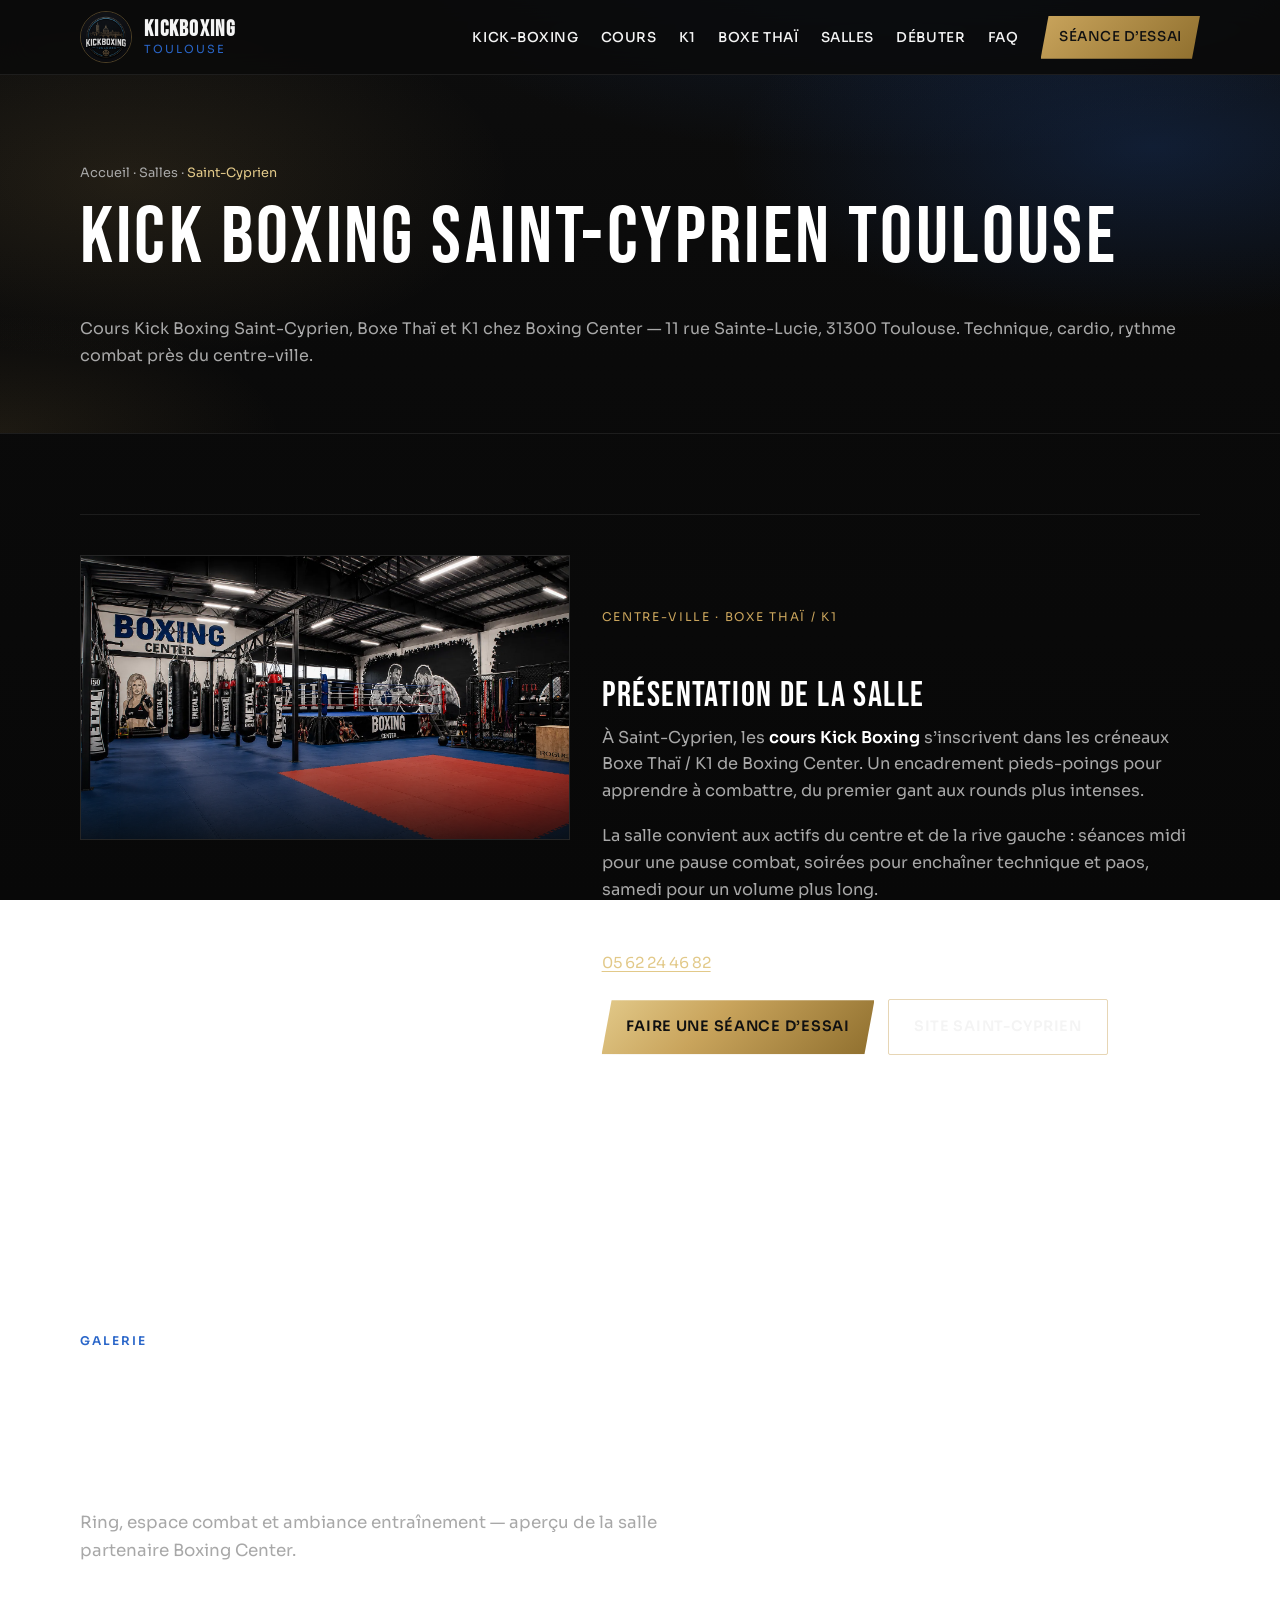
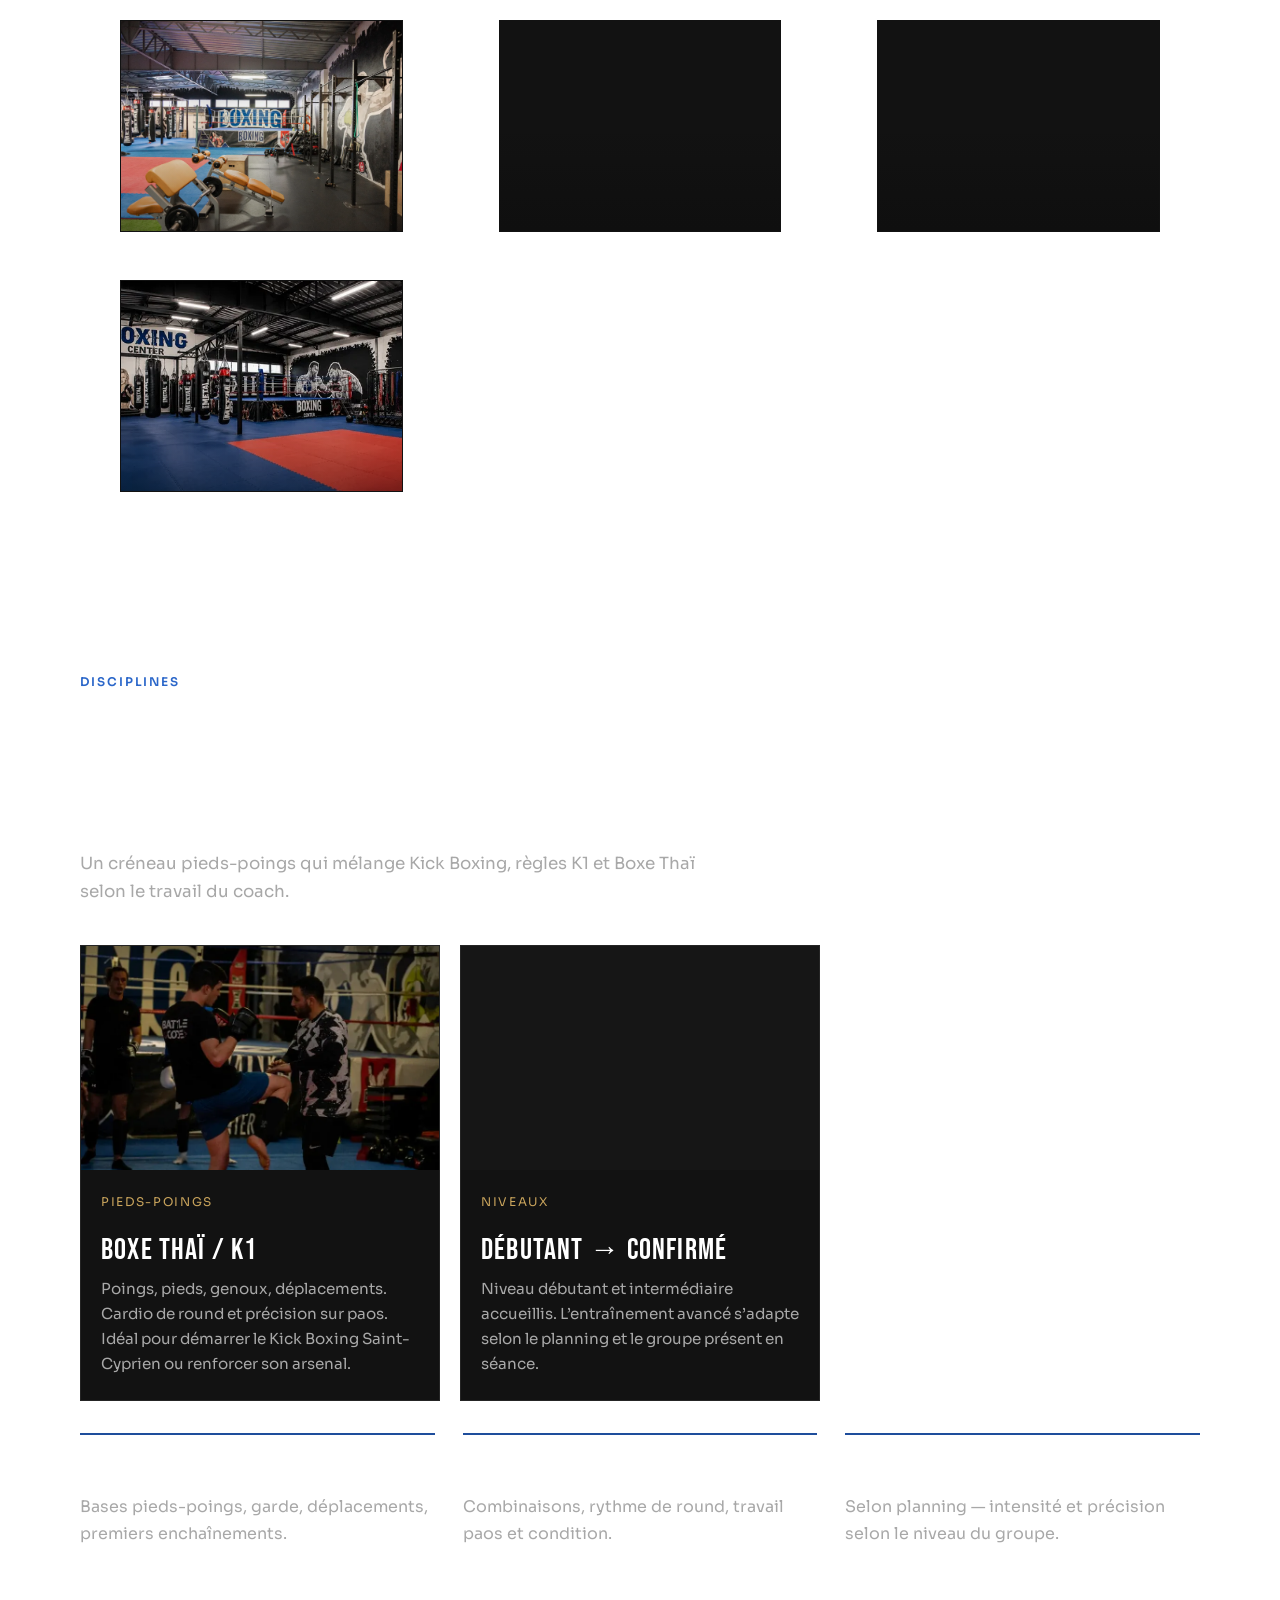
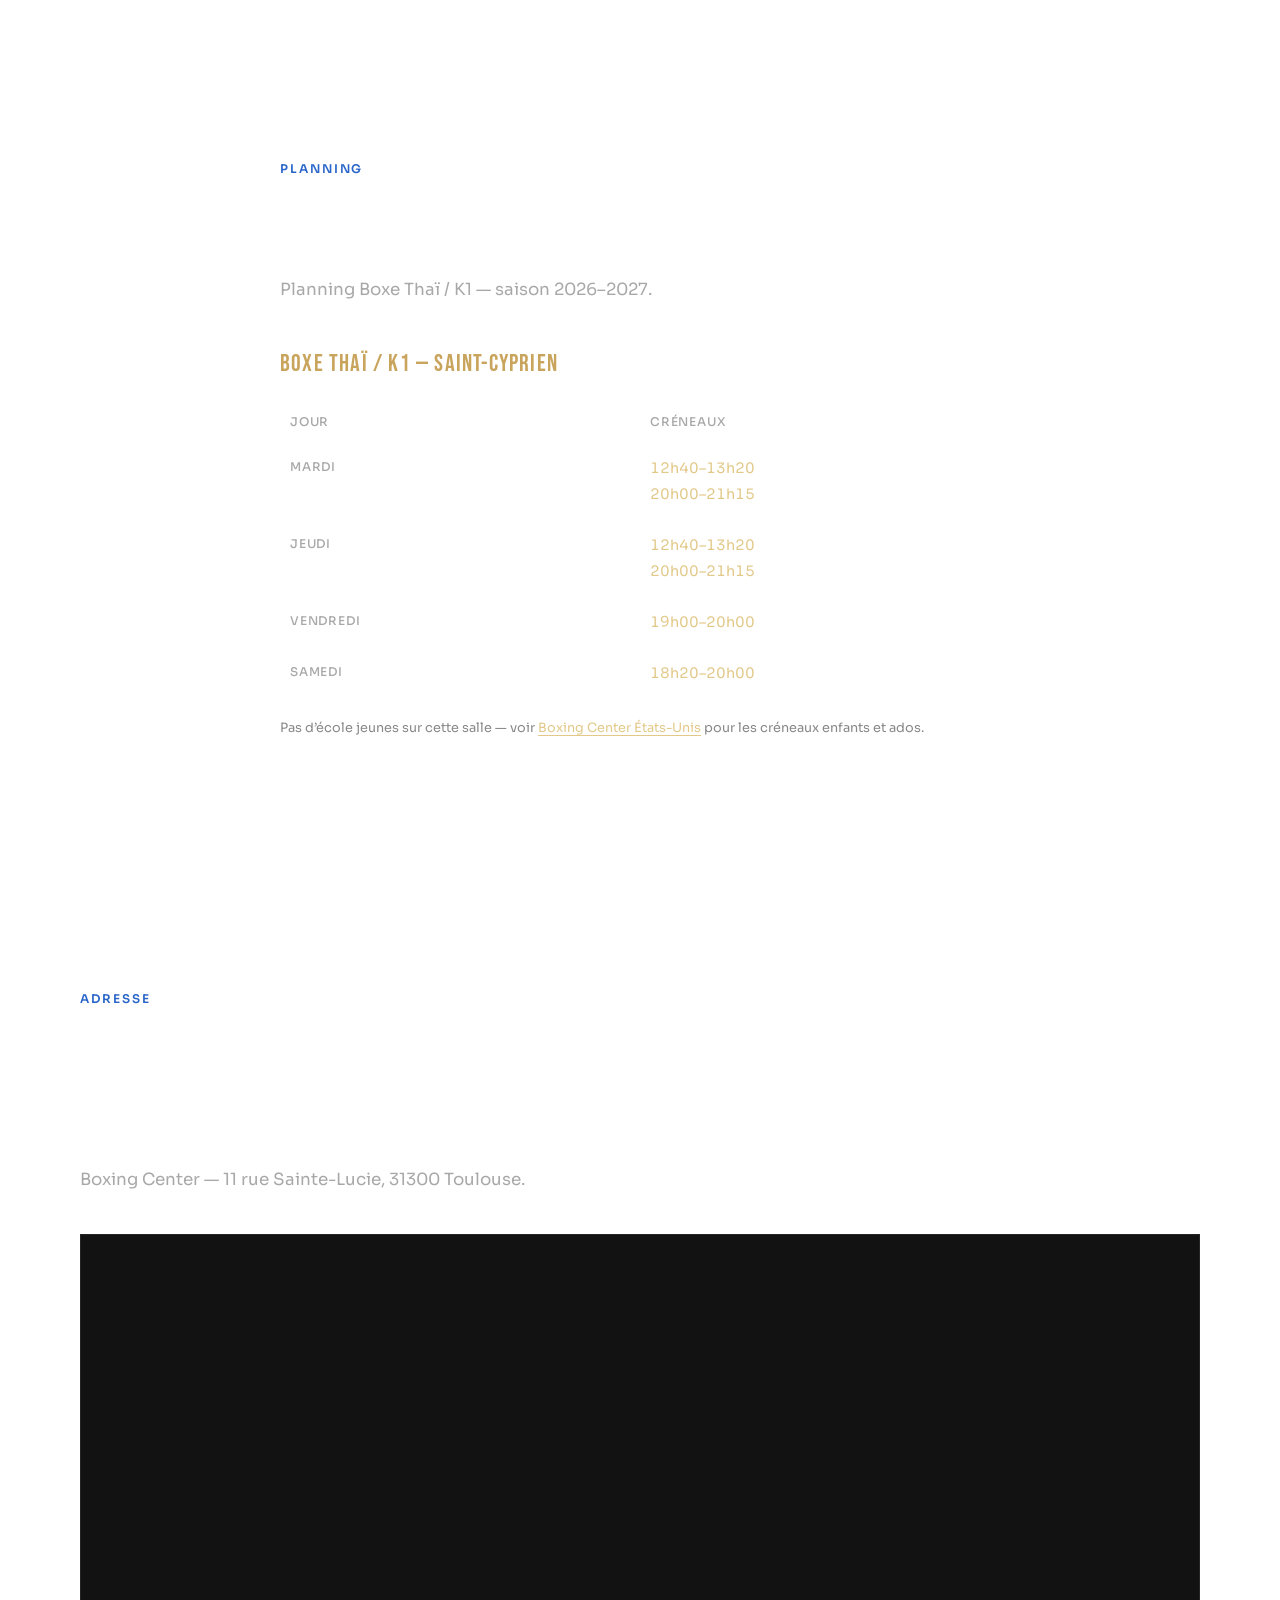
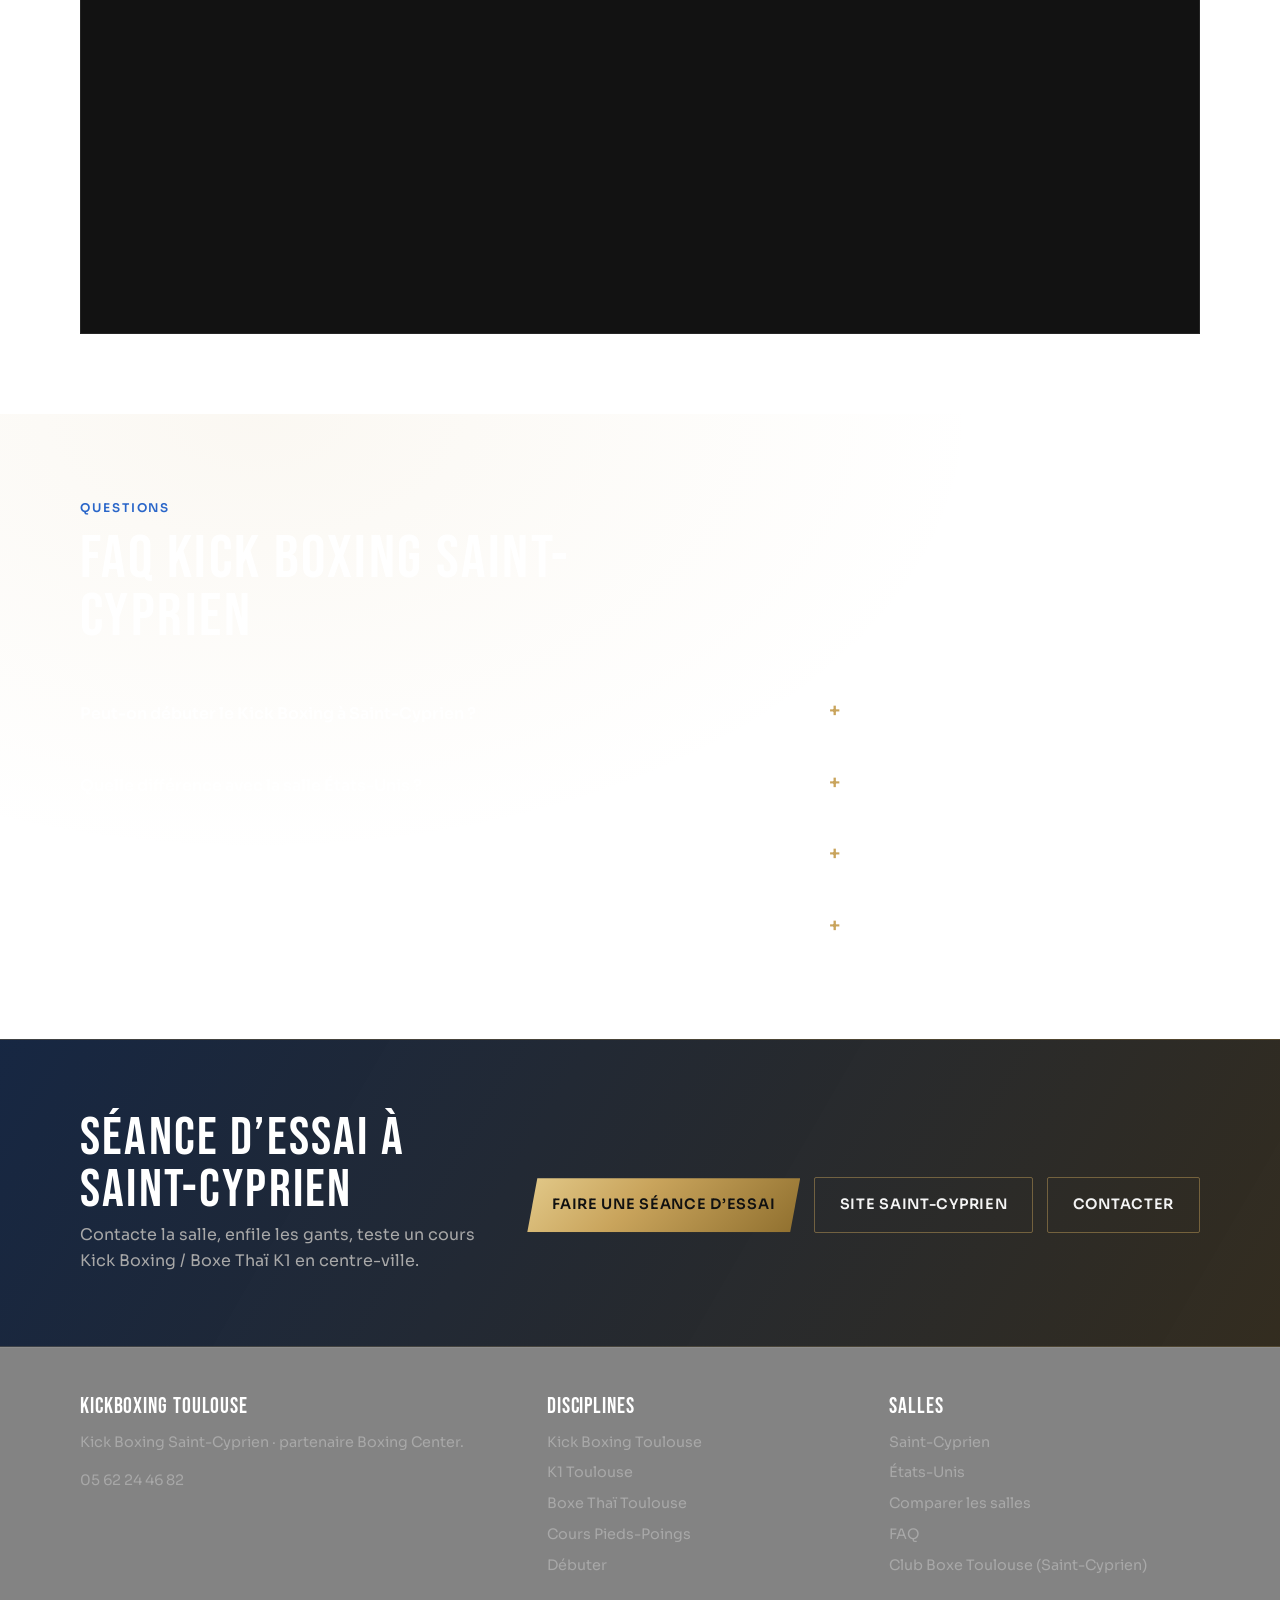
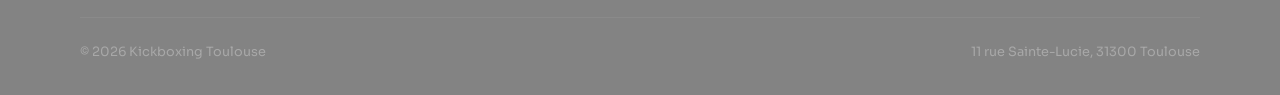
<file: salles/saint-cyprien.html>
<!DOCTYPE html>
<html lang="fr">
<head>
  <meta charset="UTF-8">
  <meta name="viewport" content="width=device-width, initial-scale=1">
  <title>Kick Boxing Saint-Cyprien Toulouse | Cours Boxe Thaï K1</title>
  <meta name="description" content="Kick Boxing Saint-Cyprien Toulouse : cours Boxe Thaï / K1 chez Boxing Center, 11 rue Sainte-Lucie. Horaires, niveaux, séance d’essai. Cours Kick Boxing Saint-Cyprien.">
  <meta name="robots" content="index, follow, max-image-preview:large">
  <meta name="keywords" content="Kick Boxing Saint-Cyprien Toulouse, Cours Kick Boxing Saint-Cyprien, Boxe Thaï K1 Saint-Cyprien">
  <link rel="canonical" href="https://kickboxing-toulouse.fr/salles/saint-cyprien.html">
  <meta property="og:locale" content="fr_FR">
  <meta property="og:type" content="website">
  <meta property="og:site_name" content="Kickboxing Toulouse">
  <meta property="og:title" content="Kick Boxing Saint-Cyprien Toulouse | Boxe Thaï K1">
  <meta property="og:description" content="Cours Kick Boxing, Boxe Thaï et K1 à Saint-Cyprien — Boxing Center, 11 rue Sainte-Lucie, 31300 Toulouse.">
  <meta property="og:url" content="https://kickboxing-toulouse.fr/salles/saint-cyprien.html">
  <meta property="og:image" content="https://kickboxing-toulouse.fr/assets/photos/salles/saint-cyprien-hero.webp">
  <meta name="twitter:card" content="summary_large_image">
  <meta name="geo.region" content="FR-31">
  <meta name="geo.placename" content="Toulouse Saint-Cyprien">
  <link rel="icon" href="../assets/logo.jpeg" type="image/jpeg">
  <link rel="preconnect" href="https://fonts.googleapis.com">
  <link rel="preconnect" href="https://fonts.gstatic.com" crossorigin>
  <link href="https://fonts.googleapis.com/css2?family=Bebas+Neue&family=Sora:wght@400;500;600;700&display=swap" rel="stylesheet">
  <link rel="stylesheet" href="../css/styles.css">
  <script type="application/ld+json">
  {
    "@context": "https://schema.org",
    "@type": "BreadcrumbList",
    "itemListElement": [
      { "@type": "ListItem", "position": 1, "name": "Accueil", "item": "https://kickboxing-toulouse.fr/" },
      { "@type": "ListItem", "position": 2, "name": "Nos salles", "item": "https://kickboxing-toulouse.fr/nos-salles.html" },
      { "@type": "ListItem", "position": 3, "name": "Saint-Cyprien", "item": "https://kickboxing-toulouse.fr/salles/saint-cyprien.html" }
    ]
  }
  </script>
  <script type="application/ld+json">
  {
    "@context": "https://schema.org",
    "@type": "SportsActivityLocation",
    "@id": "https://kickboxing-toulouse.fr/salles/saint-cyprien.html#local",
    "name": "Kick Boxing Saint-Cyprien — Boxing Center Toulouse",
    "alternateName": ["Cours Kick Boxing Saint-Cyprien", "Boxe Thaï K1 Saint-Cyprien"],
    "url": "https://kickboxing-toulouse.fr/salles/saint-cyprien.html",
    "image": [
      "https://kickboxing-toulouse.fr/assets/photos/salles/saint-cyprien-hero.webp",
      "https://kickboxing-toulouse.fr/assets/photos/salles/saint-cyprien-espace.webp"
    ],
    "description": "Cours de Kick Boxing, Boxe Thaï et K1 à Saint-Cyprien Toulouse chez Boxing Center. Débutants et intermédiaires bienvenus.",
    "telephone": "+33562244682",
    "sport": ["Kickboxing", "K1", "Muay Thai"],
    "address": {
      "@type": "PostalAddress",
      "streetAddress": "11 rue Sainte-Lucie",
      "postalCode": "31300",
      "addressLocality": "Toulouse",
      "addressRegion": "Occitanie",
      "addressCountry": "FR"
    },
    "geo": {
      "@type": "GeoCoordinates",
      "addressCountry": "FR"
    },
    "areaServed": { "@type": "City", "name": "Toulouse" },
    "sameAs": [
      "https://club-boxe-toulouse.com/"
    ]
  }
  </script>
</head>
<body>
  <a class="skip-link" href="#contenu">Aller au contenu</a>
  <header class="site-header">
    <div class="container nav">
      <a class="brand" href="../index.html">
        <img src="../assets/logo.jpeg" width="52" height="52" alt="Logo Kickboxing Toulouse">
        <span class="brand-text"><strong>KICKBOXING</strong><span>Toulouse</span></span>
      </a>
      <button class="nav-toggle" type="button" aria-label="Ouvrir le menu" aria-expanded="false" aria-controls="menu">
        <span></span><span></span><span></span>
      </button>
      <ul class="nav-links" id="menu">
        <li><a href="../kick-boxing-toulouse.html">Kick-Boxing</a></li>
        <li><a href="../cours-pieds-poings.html">Cours</a></li>
        <li><a href="../k1-toulouse.html">K1</a></li>
        <li><a href="../boxe-thai-toulouse.html">Boxe Thaï</a></li>
        <li><a href="../nos-salles.html" aria-current="page">Salles</a></li>
        <li><a href="../debuter-kick-boxing.html">Débuter</a></li>
        <li><a href="../faq.html">FAQ</a></li>
        <li><a href="#essai" class="nav-cta">Séance d’essai</a></li>
      </ul>
    </div>
  </header>

  <main id="contenu">
    <div class="page-hero">
      <div class="container">
        <nav class="breadcrumbs" aria-label="Fil d'Ariane">
          <a href="../index.html">Accueil</a> · <a href="../nos-salles.html">Salles</a> · <span aria-current="page">Saint-Cyprien</span>
        </nav>
        <h1>Kick Boxing Saint-Cyprien Toulouse</h1>
        <p>Cours Kick Boxing Saint-Cyprien, Boxe Thaï et K1 chez Boxing Center — 11 rue Sainte-Lucie, 31300 Toulouse. Technique, cardio, rythme combat près du centre-ville.</p>
      </div>
    </div>

    <section aria-labelledby="presentation-sc">
      <div class="container">
        <div class="salle-split reveal">
          <div class="salle-media">
            <img src="../assets/photos/salles/saint-cyprien-hero.webp" width="900" height="600" loading="lazy" alt="Kick Boxing Saint-Cyprien Toulouse — ring Boxing Center rue Sainte-Lucie">
          </div>
          <div class="salle-copy content-block">
            <span class="salle-tag">Centre-ville · Boxe Thaï / K1</span>
            <h2 id="presentation-sc">Présentation de la salle</h2>
            <p>À Saint-Cyprien, les <strong>cours Kick Boxing</strong> s’inscrivent dans les créneaux Boxe Thaï / K1 de Boxing Center. Un encadrement pieds-poings pour apprendre à combattre, du premier gant aux rounds plus intenses.</p>
            <p>La salle convient aux actifs du centre et de la rive gauche&nbsp;: séances midi pour une pause combat, soirées pour enchaîner technique et paos, samedi pour un volume plus long.</p>
            <p class="salle-address">
              <strong>11 rue Sainte-Lucie, 31300 Toulouse</strong>
              <a href="tel:+33562244682">05 62 24 46 82</a>
            </p>
            <div class="cta-row">
              <a class="btn btn-primary" href="#essai">Faire une séance d’essai</a>
              <a class="btn btn-ghost" href="https://club-boxe-toulouse.com/" rel="noopener" target="_blank">Site Saint-Cyprien</a>
            </div>
          </div>
        </div>
      </div>
    </section>

    <section aria-labelledby="photos-sc">
      <div class="container">
        <div class="section-head reveal">
          <span class="eyebrow">Galerie</span>
          <h2 id="photos-sc">Photos de la salle Saint-Cyprien</h2>
          <p>Ring, espace combat et ambiance entraînement — aperçu de la salle partenaire Boxing Center.</p>
        </div>
        <div class="gallery-grid">
          <figure class="gallery-item reveal">
            <img src="../assets/photos/salles/saint-cyprien-1.webp" width="800" height="600" loading="lazy" alt="Espace Kick Boxing Saint-Cyprien Toulouse — sacs et zone pads">
          </figure>
          <figure class="gallery-item reveal">
            <img src="../assets/photos/salles/saint-cyprien-2.webp" width="800" height="600" loading="lazy" alt="Salle de sport combat Boxing Center Saint-Cyprien Toulouse">
          </figure>
          <figure class="gallery-item reveal">
            <img src="../assets/photos/salles/saint-cyprien-3.webp" width="800" height="600" loading="lazy" alt="Entraînement pieds-poings Saint-Cyprien — matériel boxe">
          </figure>
          <figure class="gallery-item reveal">
            <img src="../assets/photos/salles/saint-cyprien-espace.webp" width="800" height="600" loading="lazy" alt="Espace combat Kick Boxing Boxing Center Saint-Cyprien">
          </figure>
        </div>
      </div>
    </section>

    <section aria-labelledby="cours-sc">
      <div class="container">
        <div class="section-head reveal">
          <span class="eyebrow">Disciplines</span>
          <h2 id="cours-sc">Cours Boxe Thaï / K1 à Saint-Cyprien</h2>
          <p>Un créneau pieds-poings qui mélange Kick Boxing, règles K1 et Boxe Thaï selon le travail du coach.</p>
        </div>
        <div class="course-cards">
          <article class="course-card reveal">
            <img src="../assets/photos/entrainement/boxe-thai-1.webp" width="800" height="500" loading="lazy" alt="Cours Boxe Thaï K1 Saint-Cyprien Toulouse — travail aux paos">
            <div class="course-card-body">
              <span class="salle-tag">Pieds-Poings</span>
              <h3>Boxe Thaï / K1</h3>
              <p>Poings, pieds, genoux, déplacements. Cardio de round et précision sur paos. Idéal pour démarrer le Kick Boxing Saint-Cyprien ou renforcer son arsenal.</p>
            </div>
          </article>
          <article class="course-card reveal">
            <img src="../assets/photos/entrainement/combat.webp" width="800" height="500" loading="lazy" alt="Sparring Kick Boxing Toulouse Saint-Cyprien">
            <div class="course-card-body">
              <span class="salle-tag">Niveaux</span>
              <h3>Débutant → confirmé</h3>
              <p>Niveau débutant et intermédiaire accueillis. L’entraînement avancé s’adapte selon le planning et le groupe présent en séance.</p>
            </div>
          </article>
        </div>
        <div class="benefit-grid" style="margin-top:2rem;">
          <article class="benefit-item reveal"><h3>Débutant</h3><p>Bases pieds-poings, garde, déplacements, premiers enchaînements.</p></article>
          <article class="benefit-item reveal"><h3>Intermédiaire</h3><p>Combinaisons, rythme de round, travail paos et condition.</p></article>
          <article class="benefit-item reveal"><h3>Avancé</h3><p>Selon planning — intensité et précision selon le niveau du groupe.</p></article>
        </div>
      </div>
    </section>

    <section aria-labelledby="horaires-sc">
      <div class="container content-block reveal">
        <div class="section-head">
          <span class="eyebrow">Planning</span>
          <h2 id="horaires-sc">Horaires Kick Boxing Saint-Cyprien</h2>
          <p>Planning Boxe Thaï / K1 — saison 2026–2027.</p>
        </div>
        <table class="schedule">
          <caption>Boxe Thaï / K1 — Saint-Cyprien</caption>
          <thead>
            <tr>
              <th scope="col">Jour</th>
              <th scope="col">Créneaux</th>
            </tr>
          </thead>
          <tbody>
            <tr>
              <th scope="row">Mardi</th>
              <td><span class="slot">12h40–13h20</span><span class="slot">20h00–21h15</span></td>
            </tr>
            <tr>
              <th scope="row">Jeudi</th>
              <td><span class="slot">12h40–13h20</span><span class="slot">20h00–21h15</span></td>
            </tr>
            <tr>
              <th scope="row">Vendredi</th>
              <td><span class="slot">19h00–20h00</span></td>
            </tr>
            <tr>
              <th scope="row">Samedi</th>
              <td><span class="slot">18h20–20h00</span></td>
            </tr>
          </tbody>
        </table>
        <p class="note">Pas d’école jeunes sur cette salle — voir <a href="etats-unis.html">Boxing Center États-Unis</a> pour les créneaux enfants et ados.</p>
      </div>
    </section>

    <section aria-labelledby="localisation-sc">
      <div class="container">
        <div class="section-head reveal">
          <span class="eyebrow">Adresse</span>
          <h2 id="localisation-sc">Où s’entraîner à Saint-Cyprien&nbsp;?</h2>
          <p>Boxing Center — 11 rue Sainte-Lucie, 31300 Toulouse.</p>
        </div>
        <div class="map-embed reveal">
          <iframe title="Carte Boxing Center Saint-Cyprien 11 rue Sainte-Lucie Toulouse" src="https://www.google.com/maps?q=11+rue+Sainte+Lucie+31300+Toulouse&amp;output=embed" loading="lazy" referrerpolicy="no-referrer-when-downgrade" allowfullscreen></iframe>
        </div>
      </div>
    </section>

    <section class="faq" aria-labelledby="faq-sc">
      <div class="container">
        <div class="section-head reveal">
          <span class="eyebrow">Questions</span>
          <h2 id="faq-sc">FAQ Kick Boxing Saint-Cyprien</h2>
        </div>
        <div class="faq-list reveal">
          <details>
            <summary>Peut-on débuter le Kick Boxing à Saint-Cyprien&nbsp;?</summary>
            <p>Oui. Les créneaux Boxe Thaï / K1 accueillent les débutants. Si tu démarres de zéro, vois aussi la page <a href="../debuter-kick-boxing.html">Débuter le Kick Boxing</a>.</p>
          </details>
          <details>
            <summary>Quelle différence avec la salle États-Unis&nbsp;?</summary>
            <p>Saint-Cyprien est en centre-ville avec des créneaux Boxe Thaï / K1. États-Unis propose plus de volume Pieds-Poings et une <a href="etats-unis.html">école jeunes</a>. Compare sur <a href="../nos-salles.html">nos salles</a>.</p>
          </details>
          <details>
            <summary>Comment réserver une séance d’essai&nbsp;?</summary>
            <p>Appelle le <a href="tel:+33562244682">05&nbsp;62&nbsp;24&nbsp;46&nbsp;82</a> ou rejoins Boxing Center via le lien ci-dessous. Indique que tu veux essayer le Kick Boxing / Boxe Thaï à Saint-Cyprien.</p>
          </details>
          <details>
            <summary>Y a-t-il des cours Boxe Thaï K1 le week-end&nbsp;?</summary>
            <p>Oui&nbsp;: samedi 18h20–20h00, en plus des créneaux mardi, jeudi et vendredi.</p>
          </details>
        </div>
      </div>
    </section>

    <section class="cta-band" id="essai">
      <div class="container reveal">
        <div>
          <h2>Séance d’essai à Saint-Cyprien</h2>
          <p>Contacte la salle, enfile les gants, teste un cours Kick Boxing / Boxe Thaï K1 en centre-ville.</p>
        </div>
        <div class="cta-row">
          <a class="btn btn-primary" href="tel:+33562244682">Faire une séance d’essai</a>
          <a class="btn btn-ghost" href="https://club-boxe-toulouse.com/" rel="noopener" target="_blank">Site Saint-Cyprien</a>
          <a class="btn btn-ghost" href="tel:+33562244682">Contacter</a>
        </div>
      </div>
    </section>
  </main>

  <footer class="site-footer">
    <div class="container">
      <div class="footer-grid">
        <div>
          <h3>Kickboxing Toulouse</h3>
          <p>Kick Boxing Saint-Cyprien · partenaire Boxing Center.</p>
          <p><a href="tel:+33562244682">05 62 24 46 82</a></p>
        </div>
        <div>
          <h3>Disciplines</h3>
          <ul>
            <li><a href="../kick-boxing-toulouse.html">Kick Boxing Toulouse</a></li>
            <li><a href="../k1-toulouse.html">K1 Toulouse</a></li>
            <li><a href="../boxe-thai-toulouse.html">Boxe Thaï Toulouse</a></li>
            <li><a href="../cours-pieds-poings.html">Cours Pieds-Poings</a></li>
            <li><a href="../debuter-kick-boxing.html">Débuter</a></li>
          </ul>
        </div>
        <div>
          <h3>Salles</h3>
          <ul>
            <li><a href="saint-cyprien.html">Saint-Cyprien</a></li>
            <li><a href="etats-unis.html">États-Unis</a></li>
            <li><a href="../nos-salles.html">Comparer les salles</a></li>
            <li><a href="../faq.html">FAQ</a></li>
            <li><a href="https://club-boxe-toulouse.com/" rel="noopener" target="_blank">Club Boxe Toulouse (Saint-Cyprien)</a></li>
          </ul>
        </div>
      </div>
      <div class="footer-bottom">
        <span>© <span data-year>2026</span> Kickboxing Toulouse</span>
        <span>11 rue Sainte-Lucie, 31300 Toulouse</span>
      </div>
    </div>
  </footer>
  <script src="../js/main.js"></script>
</body>
</html>
</file>
<file: css/styles.css>
/* ==========================================================================
   Kick Boxing Toulouse — Premium sports design system
   Brand: noir · or · bleu Toulouse | Fonts: Bebas Neue + Sora
   ========================================================================== */

:root {
  --bg: #0a0a0a;
  --bg-mid: #0d0d0d;
  --bg-elevated: #121212;
  --bg-soft: #161616;
  --ink: #f4f4f4;
  --muted: #a8a8a8;
  --gold: #c9a45c;
  --gold-soft: #e2c989;
  --gold-deep: #8f6f2e;
  --blue: #1e4d9c;
  --blue-bright: #2a66c9;
  --blue-deep: #132f63;
  --line: rgba(201, 164, 92, 0.22);
  --line-soft: rgba(255, 255, 255, 0.08);
  --radius: 2px;
  --max: 1120px;
  --header-h: 72px;
  --font-display: "Bebas Neue", "Impact", sans-serif;
  --font-body: "Sora", system-ui, sans-serif;
  --ease: cubic-bezier(0.22, 1, 0.36, 1);
  --shadow-cta: 0 12px 32px rgba(143, 111, 46, 0.35);
}

*,
*::before,
*::after {
  box-sizing: border-box;
}

html {
  scroll-behavior: smooth;
}

body {
  margin: 0;
  font-family: var(--font-body);
  font-size: 1rem;
  line-height: 1.65;
  color: var(--ink);
  background:
    radial-gradient(ellipse 80% 50% at 70% -10%, rgba(30, 77, 156, 0.28), transparent 55%),
    radial-gradient(ellipse 60% 40% at 10% 20%, rgba(201, 164, 92, 0.12), transparent 50%),
    linear-gradient(180deg, var(--bg-mid) 0%, var(--bg) 40%, #080808 100%);
  background-attachment: fixed;
  min-height: 100vh;
  -webkit-font-smoothing: antialiased;
}

img {
  max-width: 100%;
  height: auto;
  display: block;
}

a {
  color: var(--gold-soft);
  text-decoration-thickness: 1px;
  text-underline-offset: 0.2em;
}

a:hover {
  color: #fff;
}

h1,
h2,
h3,
.display {
  font-family: var(--font-display);
  font-weight: 400;
  letter-spacing: 0.04em;
  line-height: 0.95;
  margin: 0 0 0.5em;
}

p {
  margin: 0 0 1em;
  color: var(--muted);
}

ul,
ol {
  color: var(--muted);
}

/* --------------------------------------------------------------------------
   Utilities
   -------------------------------------------------------------------------- */

.container {
  width: min(100% - 2rem, var(--max));
  margin-inline: auto;
}

.text-gold {
  color: var(--gold) !important;
}

.text-blue {
  color: var(--blue-bright) !important;
}

.sr-only {
  position: absolute;
  width: 1px;
  height: 1px;
  padding: 0;
  margin: -1px;
  overflow: hidden;
  clip: rect(0, 0, 0, 0);
  white-space: nowrap;
  border: 0;
}

.skip-link {
  position: absolute;
  left: 1rem;
  top: -4rem;
  background: var(--gold);
  color: #111;
  padding: 0.6rem 1rem;
  z-index: 100;
  font-weight: 600;
  text-decoration: none;
  clip-path: polygon(8px 0, 100% 0, calc(100% - 8px) 100%, 0 100%);
}

.skip-link:focus {
  top: 1rem;
  color: #111;
}

/* --------------------------------------------------------------------------
   Header / Nav
   -------------------------------------------------------------------------- */

.site-header {
  position: sticky;
  top: 0;
  z-index: 50;
  backdrop-filter: blur(14px);
  -webkit-backdrop-filter: blur(14px);
  background: rgba(10, 10, 10, 0.82);
  border-bottom: 1px solid var(--line-soft);
}

.nav {
  display: flex;
  align-items: center;
  justify-content: space-between;
  gap: 1rem;
  padding: 0.7rem 0;
  min-height: var(--header-h);
}

.brand {
  display: flex;
  align-items: center;
  gap: 0.75rem;
  text-decoration: none;
  color: var(--ink);
}

.brand img {
  width: 52px;
  height: 52px;
  object-fit: cover;
  border-radius: 50%;
  border: 1px solid rgba(201, 164, 92, 0.35);
}

.brand-text {
  display: flex;
  flex-direction: column;
  line-height: 1;
}

.brand-text strong {
  font-family: var(--font-display);
  font-size: 1.35rem;
  letter-spacing: 0.06em;
}

.brand-text span {
  font-size: 0.7rem;
  color: var(--blue-bright);
  letter-spacing: 0.18em;
  text-transform: uppercase;
  margin-top: 0.25rem;
}

.nav-links {
  display: flex;
  align-items: center;
  gap: 1.4rem;
  list-style: none;
  margin: 0;
  padding: 0;
}

.nav-links a {
  color: var(--ink);
  text-decoration: none;
  font-size: 0.85rem;
  font-weight: 500;
  letter-spacing: 0.04em;
  text-transform: uppercase;
}

.nav-links a:hover {
  color: var(--gold);
}

.nav-cta {
  display: inline-flex;
  align-items: center;
  padding: 0.65rem 1.15rem;
  background: linear-gradient(135deg, var(--gold) 0%, var(--gold-deep) 100%);
  color: #111 !important;
  font-weight: 600;
  font-size: 0.8rem;
  letter-spacing: 0.06em;
  text-transform: uppercase;
  text-decoration: none !important;
  border: none;
  clip-path: polygon(8px 0, 100% 0, calc(100% - 8px) 100%, 0 100%);
  box-shadow: var(--shadow-cta);
  transition: transform 0.25s var(--ease), filter 0.25s ease;
}

.nav-cta:hover {
  color: #111 !important;
  filter: brightness(1.08);
  transform: translateY(-1px);
}

.nav-toggle {
  display: none;
  background: transparent;
  border: 1px solid var(--line);
  color: var(--ink);
  width: 44px;
  height: 44px;
  cursor: pointer;
  padding: 0;
}

.nav-toggle span {
  display: block;
  width: 18px;
  height: 2px;
  margin: 4px auto;
  background: currentColor;
  transition: transform 0.25s var(--ease), opacity 0.2s ease;
}

.nav-toggle[aria-expanded="true"] span:nth-child(1) {
  transform: translateY(6px) rotate(45deg);
}

.nav-toggle[aria-expanded="true"] span:nth-child(2) {
  opacity: 0;
}

.nav-toggle[aria-expanded="true"] span:nth-child(3) {
  transform: translateY(-6px) rotate(-45deg);
}

/* --------------------------------------------------------------------------
   Buttons
   -------------------------------------------------------------------------- */

.btn {
  display: inline-flex;
  align-items: center;
  justify-content: center;
  gap: 0.5rem;
  padding: 0.95rem 1.55rem;
  font-family: var(--font-body);
  font-weight: 600;
  font-size: 0.9rem;
  letter-spacing: 0.05em;
  text-transform: uppercase;
  text-decoration: none;
  border: none;
  cursor: pointer;
  transition: transform 0.25s var(--ease), background 0.25s ease, color 0.25s ease, box-shadow 0.25s ease;
  clip-path: polygon(10px 0, 100% 0, calc(100% - 10px) 100%, 0 100%);
}

.btn:hover {
  transform: translateY(-2px);
}

.btn:focus-visible {
  outline: 2px solid var(--gold-soft);
  outline-offset: 3px;
}

.btn-primary {
  background: linear-gradient(135deg, var(--gold-soft), var(--gold) 40%, var(--gold-deep));
  color: #111;
  box-shadow: var(--shadow-cta);
}

.btn-primary:hover {
  color: #111;
  filter: brightness(1.06);
}

.btn-ghost {
  background: transparent;
  color: var(--ink);
  border: 1px solid rgba(201, 164, 92, 0.45);
  clip-path: none;
  border-radius: var(--radius);
  box-shadow: none;
}

.btn-ghost:hover {
  border-color: var(--gold);
  color: var(--gold);
  background: rgba(201, 164, 92, 0.06);
}

.btn-block {
  width: 100%;
}

.cta-row {
  display: flex;
  flex-wrap: wrap;
  gap: 0.85rem;
  align-items: center;
  margin-top: 1.5rem;
}

/* --------------------------------------------------------------------------
   Hero
   -------------------------------------------------------------------------- */

.hero {
  position: relative;
  min-height: 100svh;
  display: grid;
  align-items: end;
  overflow: hidden;
  isolation: isolate;
}

.hero--page {
  min-height: min(72svh, 640px);
  align-items: center;
}

.hero-media {
  position: absolute;
  inset: 0;
  z-index: -2;
  background:
    linear-gradient(180deg, rgba(8, 8, 8, 0.25) 0%, rgba(8, 8, 8, 0.72) 55%, #080808 100%),
    radial-gradient(ellipse 70% 55% at 78% 35%, rgba(30, 77, 156, 0.45), transparent 58%),
    radial-gradient(ellipse 50% 40% at 15% 70%, rgba(201, 164, 92, 0.18), transparent 55%),
    linear-gradient(135deg, #101010 0%, #0a0a0a 40%, #152445 100%);
}

.hero-media::before {
  content: "";
  position: absolute;
  right: -8%;
  top: 8%;
  width: min(58vw, 560px);
  aspect-ratio: 1;
  border-radius: 50%;
  background: url("../assets/logo.jpeg") center / cover no-repeat;
  opacity: 0.22;
  filter: saturate(1.05) contrast(1.05);
  mask-image: radial-gradient(circle, #000 42%, transparent 72%);
  -webkit-mask-image: radial-gradient(circle, #000 42%, transparent 72%);
  pointer-events: none;
}

.hero-media--photo::before {
  display: none;
}

.hero-media--photo {
  background-color: #080808;
  background-size: cover;
  background-position: center;
}

.hero-media::after {
  content: "";
  position: absolute;
  inset: 0;
  background:
    repeating-linear-gradient(
      0deg,
      transparent,
      transparent 3px,
      rgba(0, 0, 0, 0.08) 3px,
      rgba(0, 0, 0, 0.08) 4px
    );
  opacity: 0.35;
  pointer-events: none;
}

.hero-content {
  padding: 7rem 0 4.5rem;
  max-width: 36rem;
}

.hero--page .hero-content {
  padding: 5.5rem 0 3.5rem;
  max-width: 42rem;
}

.hero-logo {
  width: min(220px, 52vw);
  margin-bottom: 1.5rem;
  filter: drop-shadow(0 18px 40px rgba(0, 0, 0, 0.65));
  animation: fadeUp 0.9s var(--ease) both;
}

.hero-kicker,
.hero-lead {
  font-size: 1.05rem;
  max-width: 34ch;
  color: #cfcfcf;
  animation: fadeUp 0.9s 0.2s var(--ease) both;
}

.hero-kicker {
  margin-bottom: 0.75rem;
  color: var(--blue-bright);
  font-size: 0.8rem;
  font-weight: 600;
  letter-spacing: 0.16em;
  text-transform: uppercase;
  max-width: none;
}

.hero h1 {
  font-size: clamp(3.2rem, 10vw, 6.2rem);
  color: #fff;
  animation: fadeUp 0.9s 0.1s var(--ease) both;
}

.hero h1 em {
  font-style: normal;
  color: var(--gold);
}

.hero-actions {
  display: flex;
  flex-wrap: wrap;
  gap: 0.85rem;
  margin-top: 1.75rem;
  animation: fadeUp 0.9s 0.3s var(--ease) both;
}

.hero-meta {
  display: flex;
  flex-wrap: wrap;
  gap: 1.25rem;
  margin-top: 2.5rem;
  padding-top: 1.5rem;
  border-top: 1px solid rgba(255, 255, 255, 0.1);
  animation: fadeUp 0.9s 0.4s var(--ease) both;
}

.hero-meta div strong {
  display: block;
  font-family: var(--font-display);
  font-size: 1.6rem;
  letter-spacing: 0.04em;
  color: var(--gold);
}

.hero-meta div span {
  font-size: 0.75rem;
  letter-spacing: 0.08em;
  text-transform: uppercase;
  color: var(--muted);
}

/* Inner page hero (compact) */
.page-hero {
  position: relative;
  padding: 5.5rem 0 3rem;
  border-bottom: 1px solid var(--line-soft);
  overflow: hidden;
}

.page-hero::before {
  content: "";
  position: absolute;
  inset: 0;
  z-index: -1;
  background:
    radial-gradient(ellipse 55% 80% at 90% 20%, rgba(30, 77, 156, 0.28), transparent 60%),
    radial-gradient(ellipse 40% 60% at 0% 100%, rgba(201, 164, 92, 0.1), transparent 55%);
}

.page-hero h1 {
  font-size: clamp(2.8rem, 8vw, 5rem);
  color: #fff;
}

.breadcrumbs {
  margin-bottom: 1rem;
  font-size: 0.8rem;
  color: var(--muted);
}

.breadcrumbs a {
  color: var(--muted);
  text-decoration: none;
}

.breadcrumbs a:hover {
  color: var(--gold);
}

.breadcrumbs span[aria-current="page"],
.breadcrumbs [aria-current="page"] {
  color: var(--gold-soft);
}

/* --------------------------------------------------------------------------
   Sections
   -------------------------------------------------------------------------- */

section {
  padding: 5rem 0;
}

.section-head {
  margin-bottom: 2.5rem;
  max-width: 40rem;
}

.eyebrow {
  display: inline-block;
  margin-bottom: 0.75rem;
  color: var(--blue-bright);
  font-size: 0.75rem;
  font-weight: 600;
  letter-spacing: 0.16em;
  text-transform: uppercase;
}

.section-head h2 {
  font-size: clamp(2.4rem, 6vw, 3.8rem);
  color: #fff;
}

.section-head p {
  font-size: 1.05rem;
}

.reveal {
  opacity: 0;
  transform: translateY(28px);
  transition: opacity 0.7s var(--ease), transform 0.7s var(--ease);
}

.reveal.is-visible {
  opacity: 1;
  transform: none;
}

/* --------------------------------------------------------------------------
   Benefits / Why / Disciplines (non-card editorial lists)
   -------------------------------------------------------------------------- */

.benefit-grid,
.why-grid,
.discipline-grid {
  display: grid;
  gap: 1.5rem;
}

@media (min-width: 760px) {
  .benefit-grid,
  .why-grid {
    grid-template-columns: repeat(3, 1fr);
    gap: 1.75rem;
  }
}

@media (min-width: 800px) {
  .discipline-grid {
    grid-template-columns: repeat(3, 1fr);
  }
}

.benefit-item,
.why-item {
  padding-top: 1.25rem;
  border-top: 2px solid var(--blue);
}

.benefit-item h3,
.why-item h3 {
  font-size: 1.7rem;
  color: #fff;
}

.benefit-item p,
.why-item p {
  margin-bottom: 0;
}

.disciplines {
  background: linear-gradient(180deg, transparent, rgba(30, 77, 156, 0.08), transparent);
}

.discipline {
  padding: 1.75rem 0 0;
  border-top: 1px solid var(--line);
}

.discipline h3 {
  font-size: 2rem;
  color: #fff;
  margin-bottom: 0.6rem;
}

.discipline p {
  margin-bottom: 0;
}

/* --------------------------------------------------------------------------
   Course cards (interactive — cards allowed)
   -------------------------------------------------------------------------- */

.course-cards {
  display: grid;
  gap: 1.25rem;
}

@media (min-width: 720px) {
  .course-cards {
    grid-template-columns: repeat(2, 1fr);
  }
}

@media (min-width: 1000px) {
  .course-cards {
    grid-template-columns: repeat(3, 1fr);
  }
}

.course-card {
  display: flex;
  flex-direction: column;
  background: var(--bg-elevated);
  border: 1px solid var(--line-soft);
  overflow: hidden;
  transition: border-color 0.25s ease, transform 0.3s var(--ease);
}

.course-card:hover,
.course-card:focus-within {
  border-color: rgba(201, 164, 92, 0.45);
  transform: translateY(-3px);
}

.course-card img {
  width: 100%;
  aspect-ratio: 16 / 10;
  object-fit: cover;
  background: var(--bg-soft);
}

.course-card-body {
  display: flex;
  flex-direction: column;
  gap: 0.75rem;
  padding: 1.35rem 1.25rem 1.5rem;
  flex: 1;
}

.course-card-body h3 {
  font-size: 1.85rem;
  color: #fff;
  margin: 0;
}

.course-card-body p {
  margin: 0;
  flex: 1;
  font-size: 0.95rem;
}

.course-card-body .btn {
  margin-top: 0.5rem;
  align-self: flex-start;
}

/* --------------------------------------------------------------------------
   Salle split / legacy salle layouts
   -------------------------------------------------------------------------- */

.salle-split,
.salle {
  display: grid;
  gap: 2rem;
  padding: 2.5rem 0;
  border-top: 1px solid var(--line-soft);
  align-items: start;
}

@media (min-width: 900px) {
  .salle-split,
  .salle {
    grid-template-columns: 0.9fr 1.1fr;
  }

  .salle-split--reverse .salle-media {
    order: 2;
  }

  .salle-split--reverse .salle-copy {
    order: 1;
  }
}

.salle-media {
  position: relative;
  overflow: hidden;
  min-height: 220px;
  background: var(--bg-elevated);
  border: 1px solid var(--line-soft);
}

.salle-media img {
  width: 100%;
  height: 100%;
  min-height: 220px;
  object-fit: cover;
}

.salle-media::after {
  content: "";
  position: absolute;
  inset: auto 0 0 0;
  height: 40%;
  background: linear-gradient(transparent, rgba(10, 10, 10, 0.75));
  pointer-events: none;
}

.salle-copy h3,
.salle-info h3 {
  font-size: 2.4rem;
  color: #fff;
}

.salle-tag {
  display: inline-block;
  margin-bottom: 0.75rem;
  color: var(--gold);
  font-size: 0.75rem;
  letter-spacing: 0.14em;
  text-transform: uppercase;
}

.salle-address {
  margin: 1rem 0;
  color: var(--muted);
  font-size: 0.95rem;
}

.salle-address strong {
  display: block;
  color: #fff;
  font-weight: 600;
  margin-bottom: 0.2rem;
}

.salles {
  background: linear-gradient(180deg, rgba(18, 18, 18, 0.5), transparent);
}

/* --------------------------------------------------------------------------
   Schedules
   -------------------------------------------------------------------------- */

.schedule {
  width: 100%;
  border-collapse: collapse;
  font-size: 0.9rem;
}

.schedule caption {
  text-align: left;
  font-family: var(--font-display);
  font-size: 1.5rem;
  letter-spacing: 0.05em;
  color: var(--gold);
  margin-bottom: 1rem;
  caption-side: top;
}

.schedule th,
.schedule td {
  padding: 0.75rem 0.6rem;
  text-align: left;
  border-bottom: 1px solid var(--line-soft);
  vertical-align: top;
}

.schedule th {
  color: var(--muted);
  font-weight: 500;
  font-size: 0.75rem;
  letter-spacing: 0.08em;
  text-transform: uppercase;
  width: 28%;
}

.schedule td strong {
  color: #fff;
  font-weight: 600;
}

.schedule .slot,
.slot {
  display: block;
  color: var(--gold-soft);
  font-variant-numeric: tabular-nums;
  margin-bottom: 0.15rem;
}

.schedule .youth,
.youth {
  color: var(--blue-bright);
}

.note {
  margin-top: 1rem;
  font-size: 0.8rem;
  color: #888;
}

/* --------------------------------------------------------------------------
   Comparison table
   -------------------------------------------------------------------------- */

.compare-table {
  width: 100%;
  border-collapse: collapse;
  font-size: 0.92rem;
  overflow-x: auto;
  display: block;
}

.compare-table table,
table.compare-table {
  width: 100%;
  min-width: 520px;
  border-collapse: collapse;
  display: table;
}

.compare-table th,
.compare-table td {
  padding: 0.9rem 0.85rem;
  text-align: left;
  border-bottom: 1px solid var(--line-soft);
  vertical-align: top;
}

.compare-table thead th {
  font-family: var(--font-display);
  font-size: 1.15rem;
  letter-spacing: 0.06em;
  color: var(--gold);
  border-bottom: 2px solid rgba(201, 164, 92, 0.4);
  background: rgba(18, 18, 18, 0.6);
}

.compare-table tbody th {
  color: #fff;
  font-weight: 600;
  width: 28%;
}

.compare-table td {
  color: var(--muted);
}

.compare-table tr:hover td,
.compare-table tr:hover th {
  background: rgba(30, 77, 156, 0.08);
}

/* --------------------------------------------------------------------------
   Training timeline / session flow
   -------------------------------------------------------------------------- */

.session-flow {
  display: grid;
  gap: 0;
  counter-reset: session;
  max-width: 720px;
}

.session-step {
  position: relative;
  padding: 1.5rem 0 1.5rem 3.25rem;
  border-left: 2px solid rgba(201, 164, 92, 0.35);
  counter-increment: session;
}

.session-step:last-child {
  border-left-color: transparent;
  padding-bottom: 0;
}

.session-step::before {
  content: counter(session, decimal-leading-zero);
  position: absolute;
  left: -1.15rem;
  top: 1.35rem;
  width: 2.2rem;
  height: 2.2rem;
  display: grid;
  place-items: center;
  font-family: var(--font-display);
  font-size: 0.95rem;
  letter-spacing: 0.04em;
  color: #111;
  background: linear-gradient(135deg, var(--gold-soft), var(--gold));
  clip-path: polygon(6px 0, 100% 0, calc(100% - 6px) 100%, 0 100%);
}

.session-step h3 {
  font-size: 1.65rem;
  color: #fff;
  margin-bottom: 0.35rem;
}

.session-step p {
  margin: 0;
}

/* --------------------------------------------------------------------------
   Gallery
   -------------------------------------------------------------------------- */

.gallery-grid {
  display: grid;
  gap: 0.75rem;
  grid-template-columns: repeat(2, 1fr);
}

@media (min-width: 720px) {
  .gallery-grid {
    grid-template-columns: repeat(3, 1fr);
    gap: 1rem;
  }
}

.gallery-item {
  position: relative;
  overflow: hidden;
  aspect-ratio: 4 / 3;
  background: var(--bg-elevated);
  border: 1px solid transparent;
}

.gallery-item img {
  width: 100%;
  height: 100%;
  object-fit: cover;
  transition: transform 0.6s var(--ease);
}

.gallery-item:hover img,
.gallery-item:focus-within img {
  transform: scale(1.06);
}

.gallery-item::after {
  content: "";
  position: absolute;
  inset: 0;
  background: linear-gradient(180deg, transparent 50%, rgba(10, 10, 10, 0.55));
  opacity: 0.7;
  pointer-events: none;
}

/* --------------------------------------------------------------------------
   Stats
   -------------------------------------------------------------------------- */

.stat-strip {
  display: grid;
  gap: 1.25rem;
  padding: 2rem 0;
  border-block: 1px solid var(--line-soft);
}

@media (min-width: 640px) {
  .stat-strip {
    grid-template-columns: repeat(3, 1fr);
    gap: 2rem;
  }
}

.stat {
  text-align: left;
}

.stat strong,
.stat .stat-value {
  display: block;
  font-family: var(--font-display);
  font-size: clamp(2.2rem, 5vw, 3.2rem);
  letter-spacing: 0.04em;
  color: var(--gold);
  line-height: 1;
}

.stat span,
.stat .stat-label {
  display: block;
  margin-top: 0.4rem;
  font-size: 0.78rem;
  letter-spacing: 0.1em;
  text-transform: uppercase;
  color: var(--muted);
}

/* --------------------------------------------------------------------------
   FAQ
   -------------------------------------------------------------------------- */

.faq {
  background: radial-gradient(ellipse at 20% 0%, rgba(201, 164, 92, 0.08), transparent 50%);
}

.faq-list {
  display: grid;
  gap: 0.75rem;
  max-width: 760px;
}

.faq-list details,
details {
  border-bottom: 1px solid rgba(255, 255, 255, 0.1);
  padding: 1rem 0;
}

.faq-list summary,
summary {
  cursor: pointer;
  list-style: none;
  color: #fff;
  font-weight: 600;
  display: flex;
  justify-content: space-between;
  align-items: flex-start;
  gap: 1rem;
}

summary::-webkit-details-marker {
  display: none;
}

summary::after {
  content: "+";
  flex-shrink: 0;
  color: var(--gold);
  font-size: 1.2rem;
  line-height: 1;
}

details[open] summary::after {
  content: "–";
}

details p {
  margin: 0.85rem 0 0;
}

/* --------------------------------------------------------------------------
   CTA band
   -------------------------------------------------------------------------- */

.cta-band {
  padding: 4.5rem 0;
  background:
    linear-gradient(120deg, rgba(30, 77, 156, 0.35), rgba(201, 164, 92, 0.18)),
    var(--bg-elevated);
  border-block: 1px solid var(--line);
}

.cta-band .container {
  display: grid;
  gap: 1.5rem;
}

@media (min-width: 800px) {
  .cta-band .container {
    grid-template-columns: 1.4fr auto;
    align-items: center;
  }
}

.cta-band h2 {
  font-size: clamp(2.2rem, 5vw, 3.4rem);
  color: #fff;
  margin-bottom: 0.4rem;
}

.cta-band p {
  margin-bottom: 0;
  max-width: 42ch;
}

/* --------------------------------------------------------------------------
   Maps
   -------------------------------------------------------------------------- */

.map-embed {
  position: relative;
  width: 100%;
  overflow: hidden;
  border: 1px solid var(--line-soft);
  background: var(--bg-elevated);
  aspect-ratio: 16 / 10;
}

.map-embed iframe {
  position: absolute;
  inset: 0;
  width: 100%;
  height: 100%;
  border: 0;
  filter: grayscale(0.35) contrast(1.05);
}

/* --------------------------------------------------------------------------
   Content / prose (SEO pages)
   -------------------------------------------------------------------------- */

.content-block {
  max-width: 720px;
  padding: 3rem 0 4.5rem;
}

.prose,
.content-block {
  font-size: 1.02rem;
}

.prose h2,
.content-block h2 {
  font-size: 2.2rem;
  color: #fff;
  margin-top: 2.5rem;
  margin-bottom: 0.75rem;
}

.prose h3,
.content-block h3 {
  font-size: 1.55rem;
  color: #fff;
  margin-top: 2rem;
  margin-bottom: 0.55rem;
}

.prose p,
.content-block p {
  margin-bottom: 1.1em;
}

.prose ul,
.content-block ul {
  padding-left: 1.15rem;
  margin: 0 0 1.25em;
}

.prose li,
.content-block li {
  margin-bottom: 0.45em;
}

.prose strong,
.content-block strong {
  color: #fff;
  font-weight: 600;
}

.prose a,
.content-block a:not(.btn) {
  color: var(--gold-soft);
}

.prose a:hover,
.content-block a:not(.btn):hover {
  color: #fff;
}

/* --------------------------------------------------------------------------
   Contact (legacy support)
   -------------------------------------------------------------------------- */

.contact-grid {
  display: grid;
  gap: 2rem;
}

@media (min-width: 800px) {
  .contact-grid {
    grid-template-columns: 1fr 1fr;
  }
}

.contact-block h3 {
  font-size: 1.8rem;
  color: #fff;
}

.contact-block a {
  text-decoration: none;
}

/* --------------------------------------------------------------------------
   Footer
   -------------------------------------------------------------------------- */

.site-footer {
  padding: 3rem 0 2rem;
  border-top: 1px solid var(--line-soft);
  color: var(--muted);
  font-size: 0.9rem;
  background: rgba(8, 8, 8, 0.5);
}

.footer-grid {
  display: grid;
  gap: 2rem;
  margin-bottom: 2rem;
}

@media (min-width: 800px) {
  .footer-grid {
    grid-template-columns: 1.4fr 1fr 1fr;
  }
}

.site-footer h3 {
  font-size: 1.4rem;
  color: #fff;
  margin-bottom: 0.8rem;
}

.site-footer ul {
  list-style: none;
  margin: 0;
  padding: 0;
}

.site-footer li {
  margin-bottom: 0.45rem;
}

.site-footer a {
  color: var(--muted);
  text-decoration: none;
}

.site-footer a:hover {
  color: var(--gold);
}

.footer-bottom {
  padding-top: 1.5rem;
  border-top: 1px solid rgba(255, 255, 255, 0.06);
  display: flex;
  flex-wrap: wrap;
  gap: 0.75rem;
  justify-content: space-between;
  font-size: 0.8rem;
}

/* --------------------------------------------------------------------------
   Animations
   -------------------------------------------------------------------------- */

@keyframes fadeUp {
  from {
    opacity: 0;
    transform: translateY(24px);
  }
  to {
    opacity: 1;
    transform: none;
  }
}

/* --------------------------------------------------------------------------
   Mobile nav
   -------------------------------------------------------------------------- */

@media (max-width: 860px) {
  .nav-toggle {
    display: inline-flex;
    align-items: center;
    justify-content: center;
  }

  .nav-links {
    position: fixed;
    inset: var(--header-h) 0 auto 0;
    display: none;
    flex-direction: column;
    align-items: stretch;
    gap: 0;
    padding: 1rem;
    background: rgba(10, 10, 10, 0.96);
    border-bottom: 1px solid var(--line-soft);
    max-height: calc(100svh - var(--header-h));
    overflow-y: auto;
  }

  .nav-links.open {
    display: flex;
  }

  .nav-links li {
    border-bottom: 1px solid rgba(255, 255, 255, 0.06);
  }

  .nav-links a {
    display: block;
    padding: 0.9rem 0.2rem;
  }

  .nav-cta {
    clip-path: none;
    justify-content: center;
    margin-top: 0.5rem;
    border-radius: var(--radius);
  }

  .hero-content {
    padding-top: 5.5rem;
  }

  .schedule {
    display: block;
    overflow-x: auto;
    -webkit-overflow-scrolling: touch;
  }
}

/* --------------------------------------------------------------------------
   Reduced motion
   -------------------------------------------------------------------------- */

@media (prefers-reduced-motion: reduce) {
  html {
    scroll-behavior: auto;
  }

  *,
  *::before,
  *::after {
    animation: none !important;
    transition: none !important;
  }

  .hero-media {
    transform: none;
  }

  .reveal {
    opacity: 1;
    transform: none;
  }

  .gallery-item img {
    transform: none !important;
  }
}
</file>
